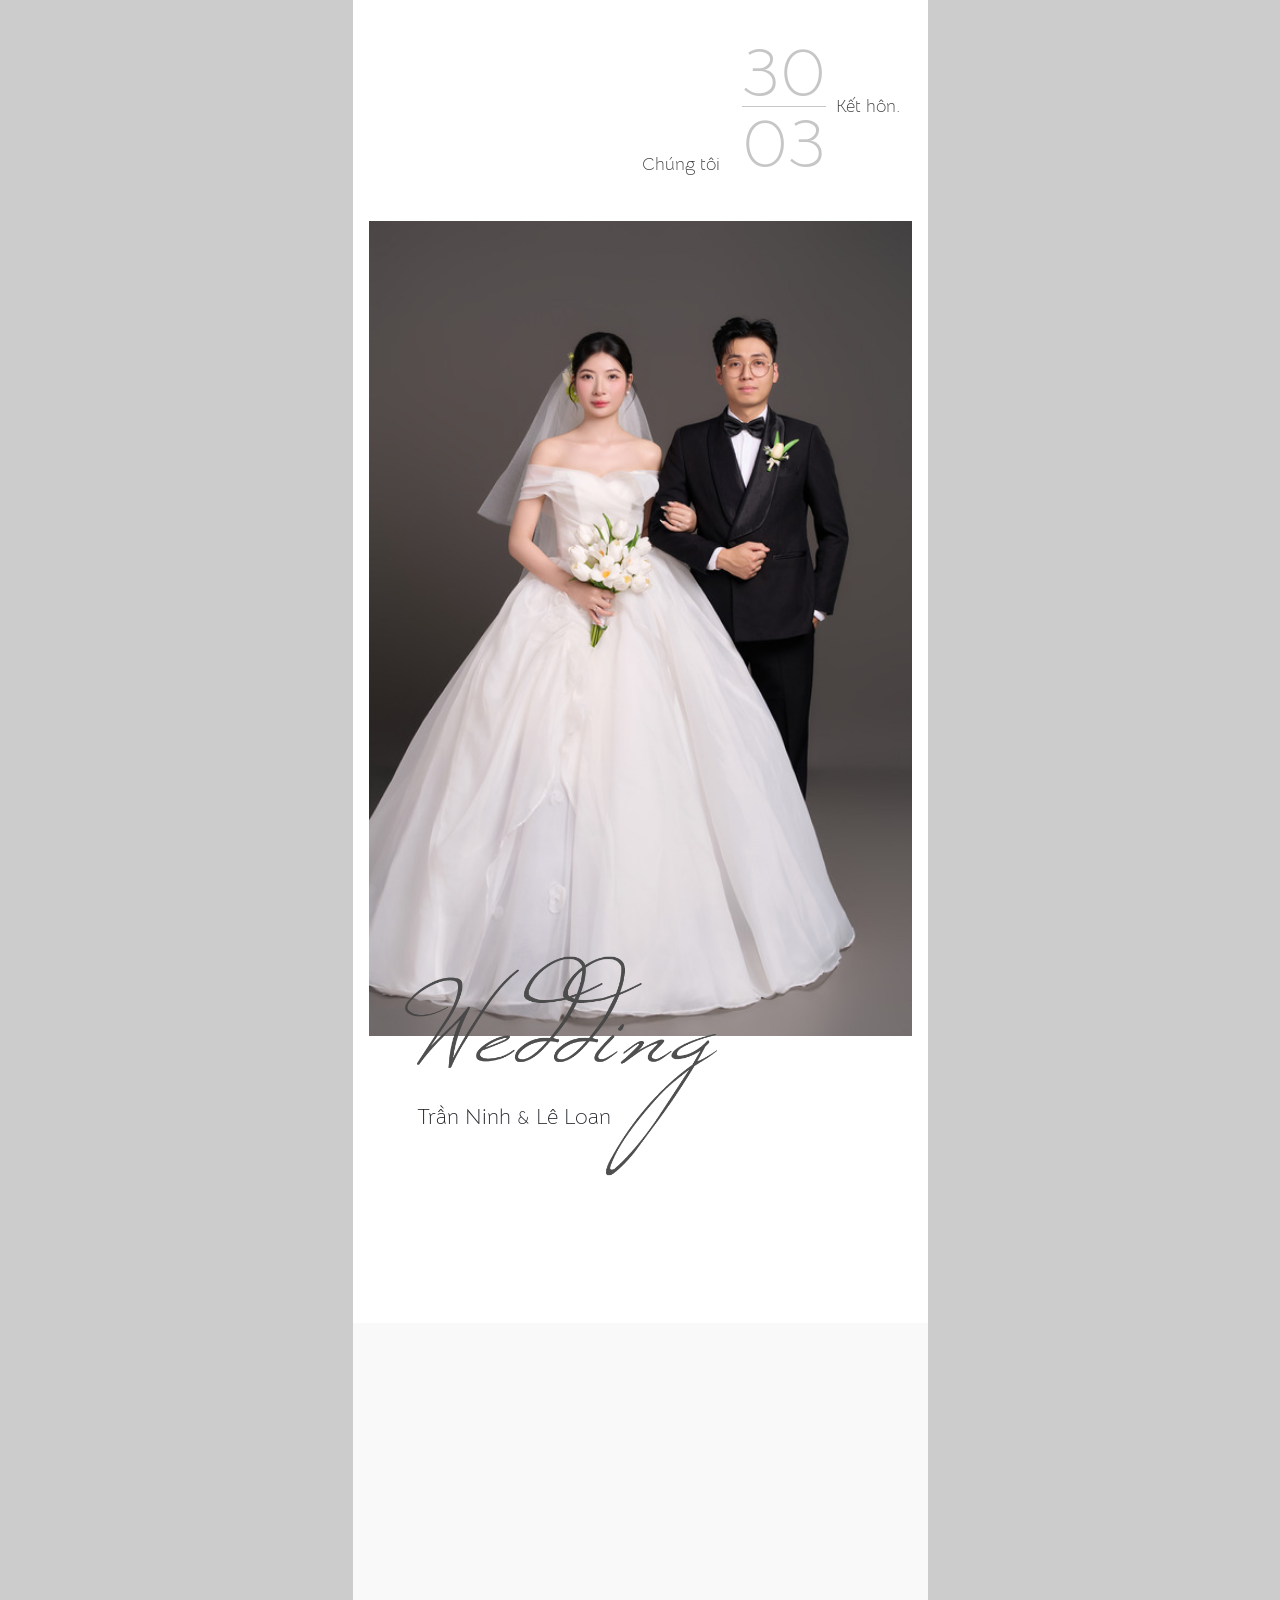
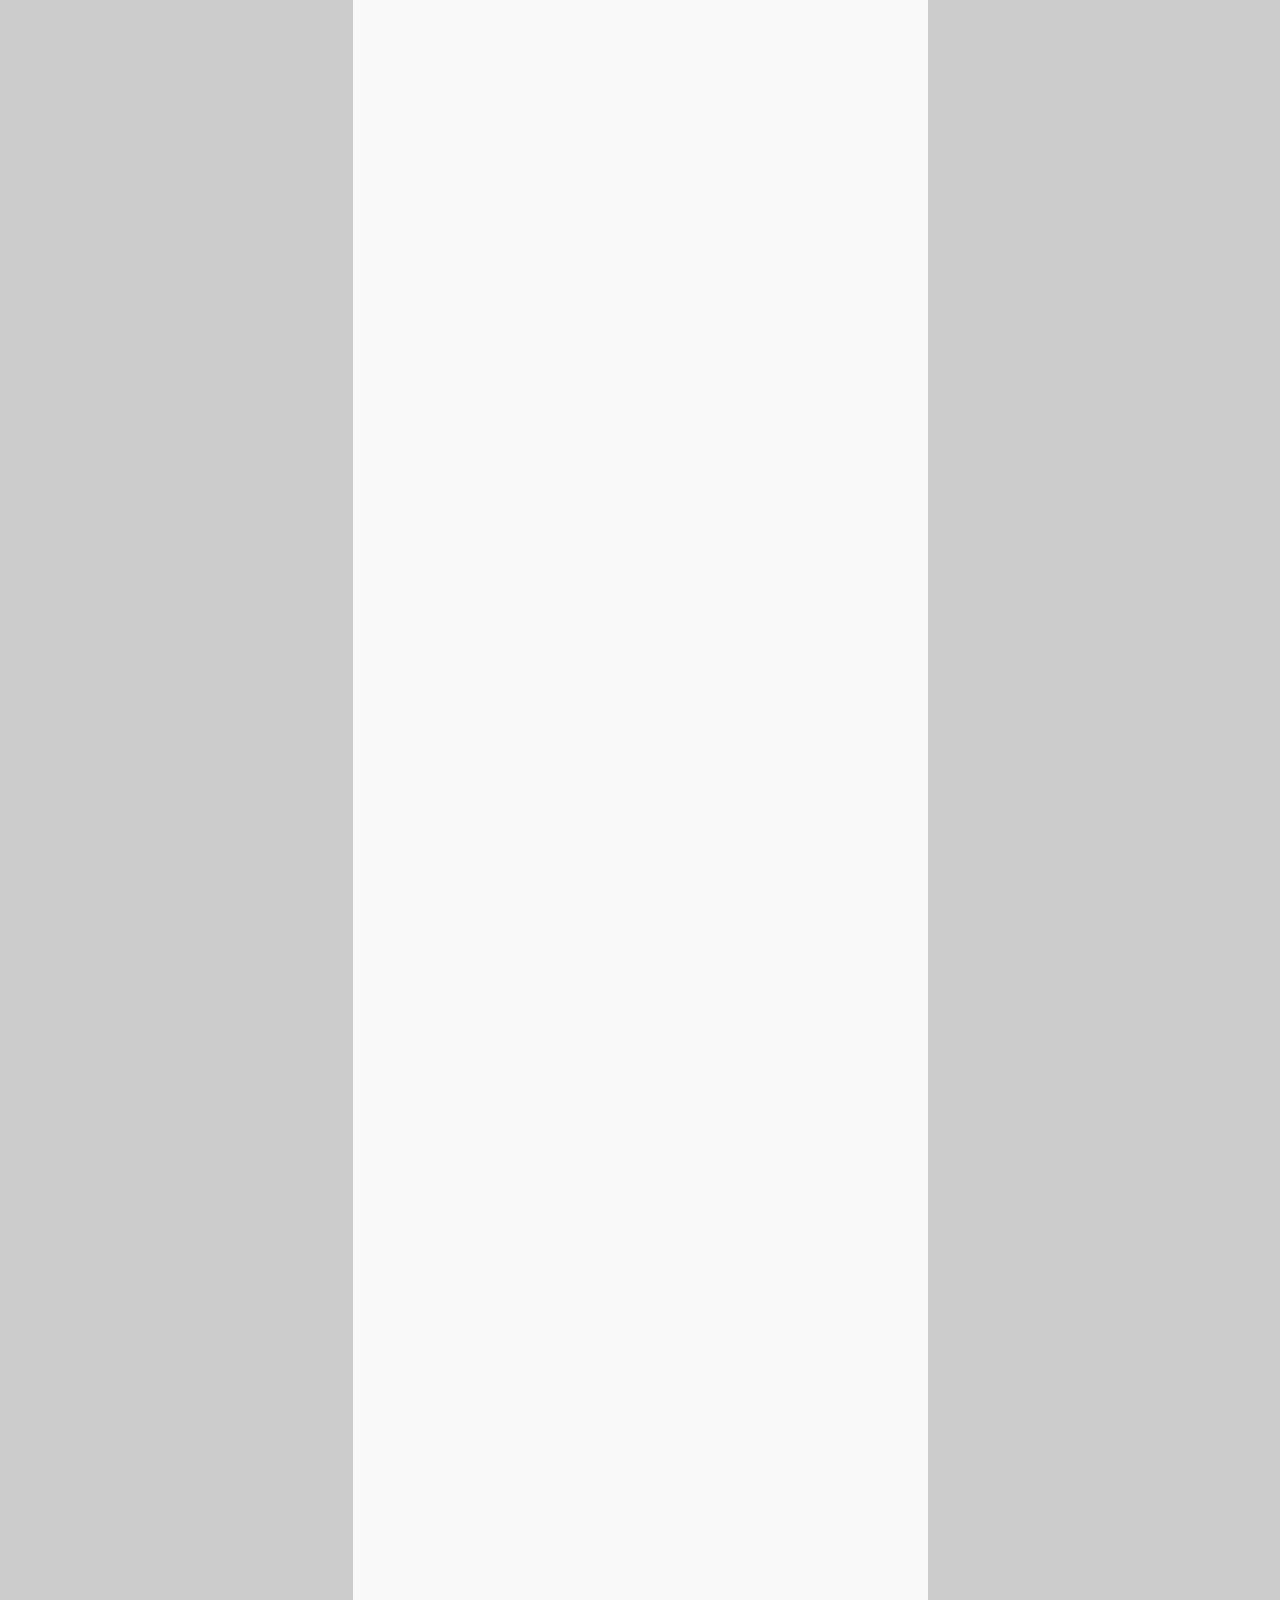
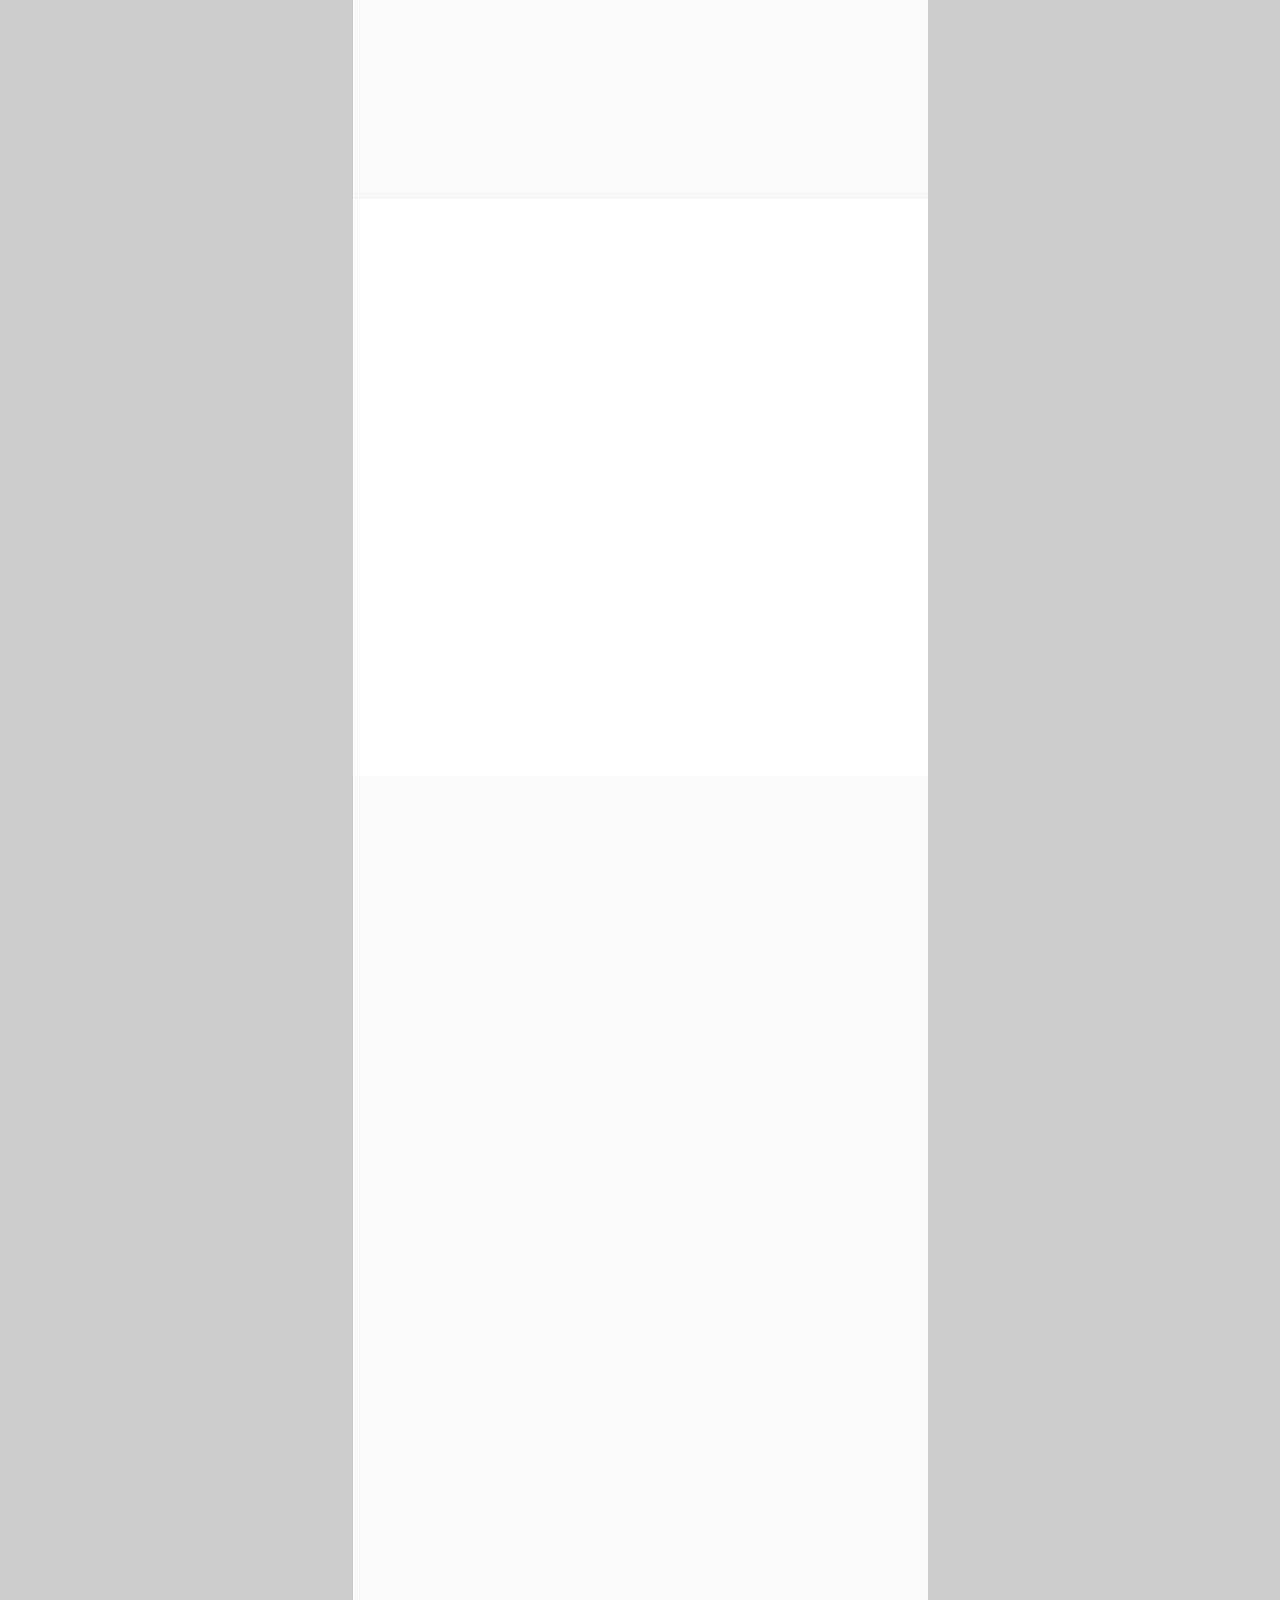
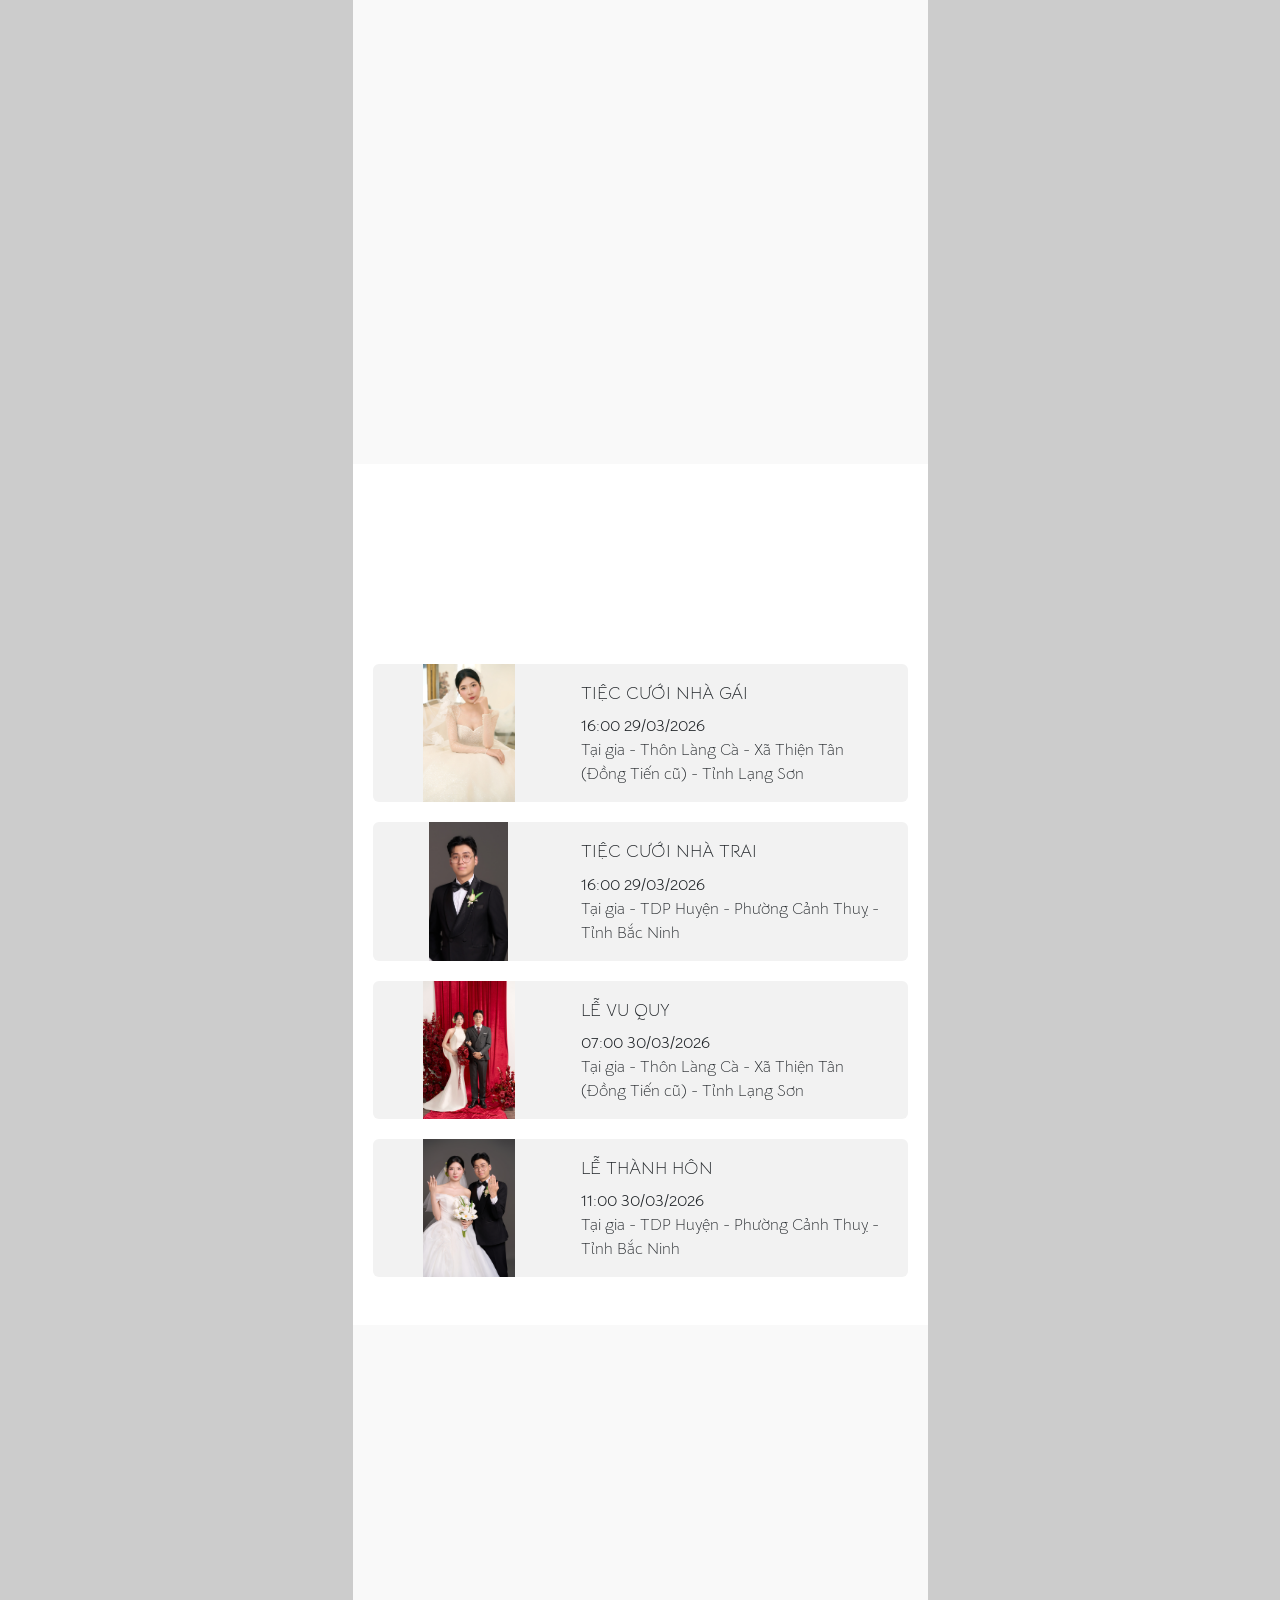
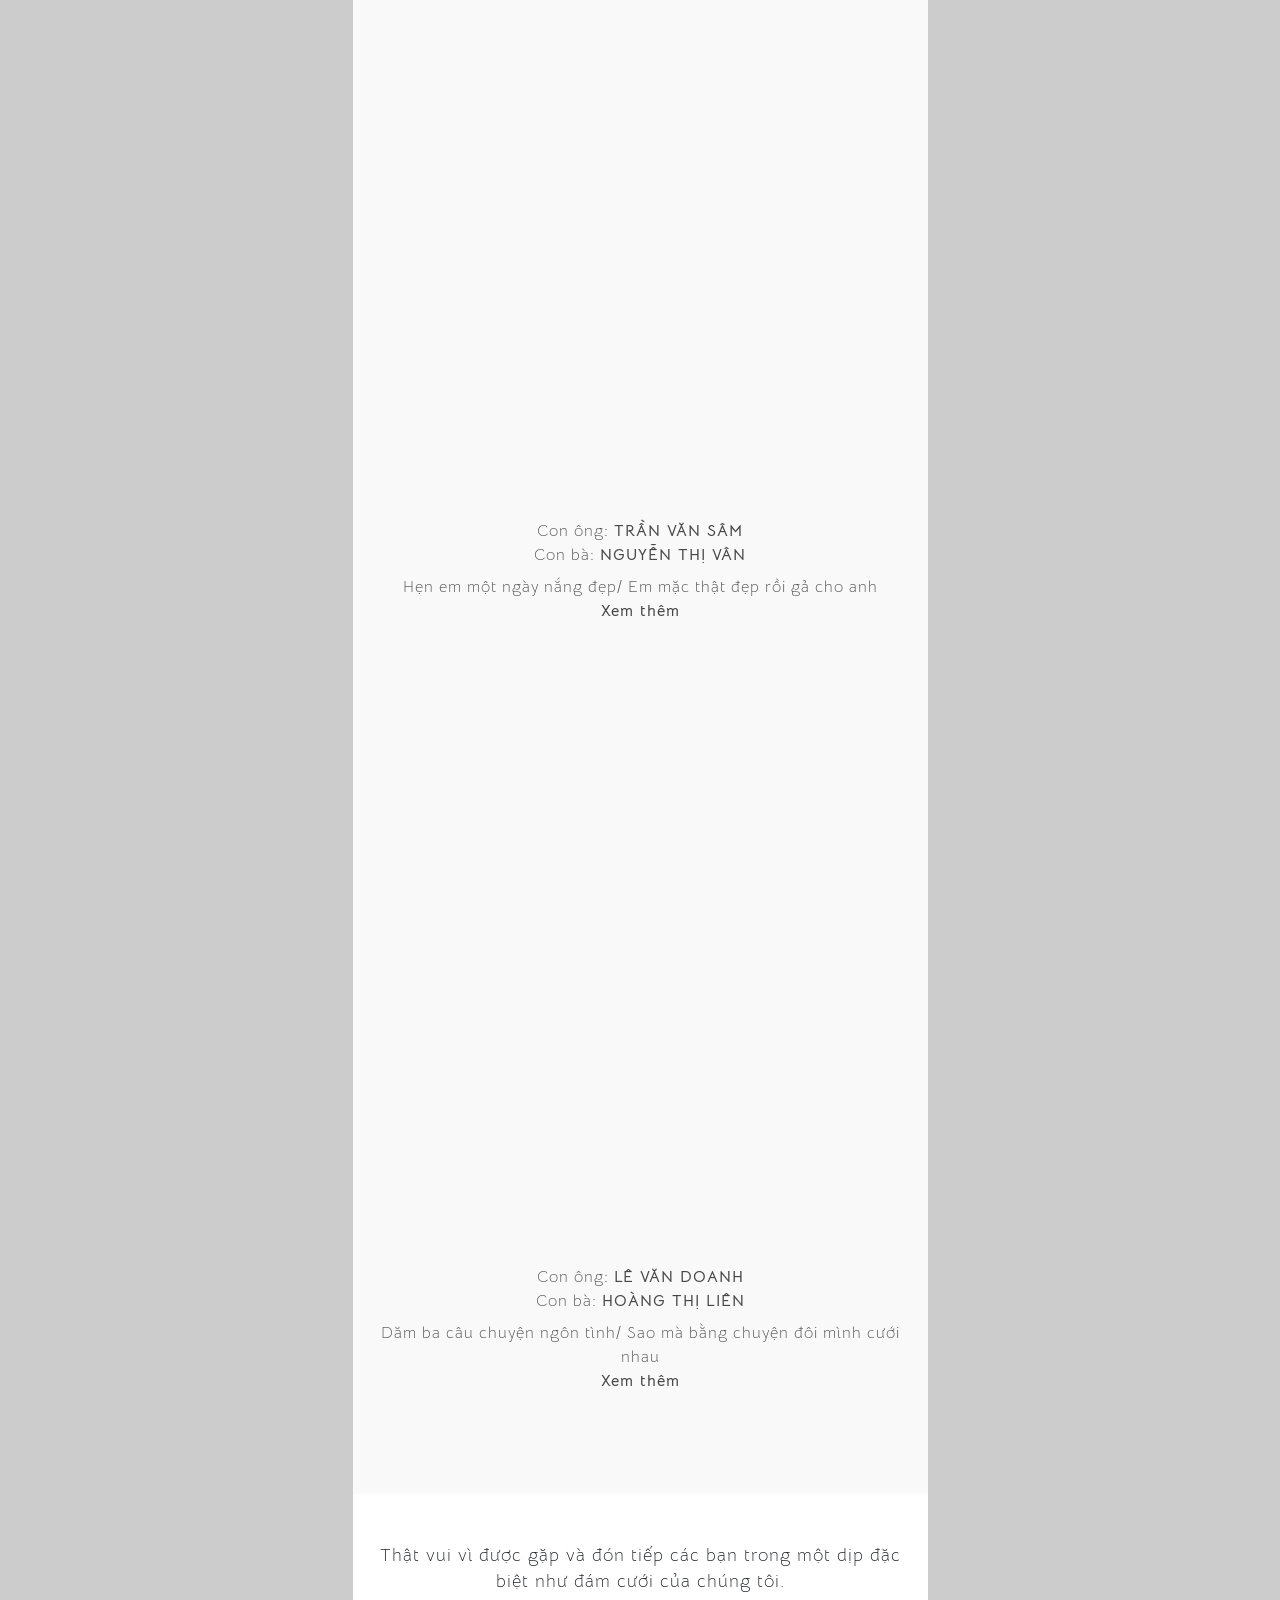
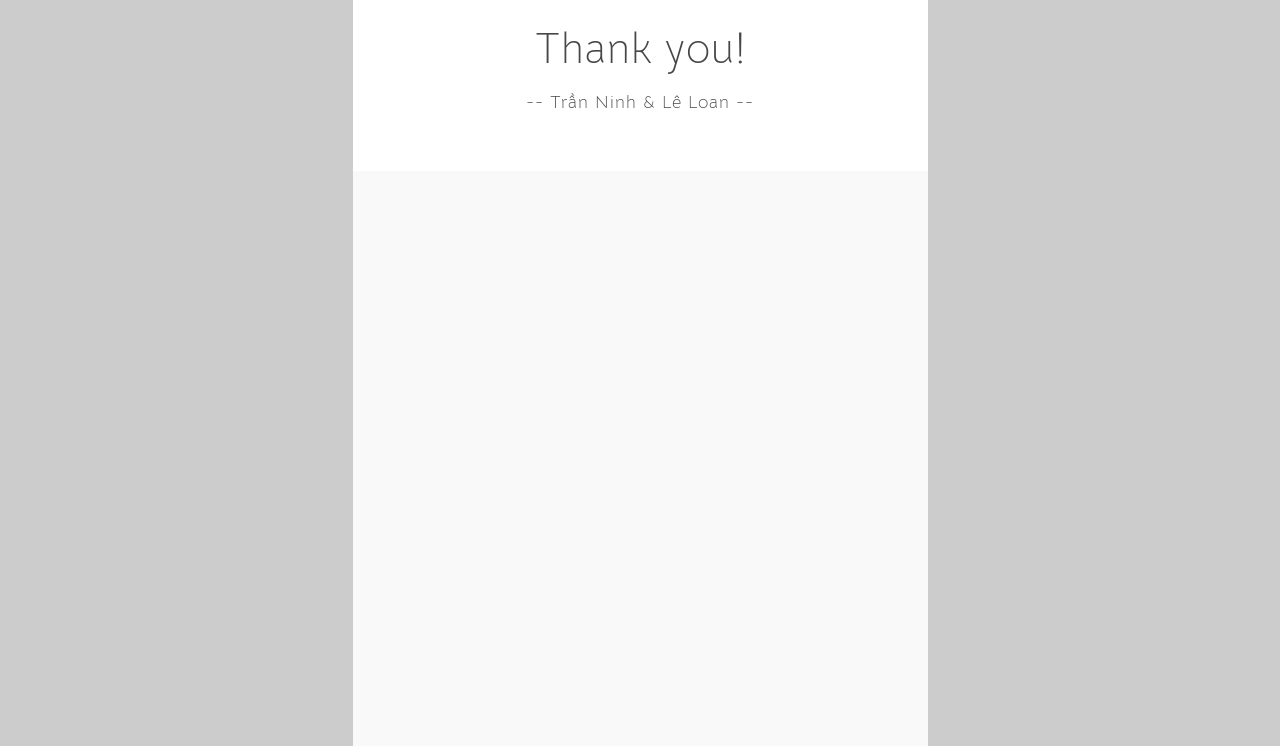
<file: index.html>
<!doctype html>
<html lang="vi">
  <head>
    <meta charset="utf-8" />
    <meta http-equiv="content-type" content="text/html;charset=UTF-8" />
    <meta http-equiv="X-UA-Compatible" content="IE=edge" />
    <title>Thiệp cưới TRẦN NINH &amp; LÊ LOAN</title>
    <meta name="viewport" content="width=device-width, initial-scale=1" />

    <!-- Open Graph / Facebook / Zalo -->
    <meta property="og:type" content="website" />
    <meta property="og:url" content="https://googlemap2.github.io/tranninh/" />
    <meta property="og:title" content="Thiệp cưới TRẦN NINH &amp; LÊ LOAN" />
    <meta
      property="og:description"
      content="Trân trọng kính mời bạn tham dự tiệc cưới của Trần Ninh &amp; Lê Loan."
    />
    <meta
      property="og:image"
      content="https://googlemap2.github.io/tranninh/assets/images/og_image.jpg?v=4"
    />
    <meta
      property="og:image:secure_url"
      content="https://googlemap2.github.io/tranninh/assets/images/og_image.jpg?v=4"
    />
    <meta property="og:image:type" content="image/jpeg" />
    <meta property="og:locale" content="vi_VN" />

    <!-- Twitter Card -->
    <meta name="twitter:card" content="summary_large_image" />
    <meta name="twitter:title" content="Thiệp cưới TRẦN NINH &amp; LÊ LOAN" />
    <meta
      name="twitter:description"
      content="Trân trọng kính mời bạn tham dự tiệc cưới của Trần Ninh &amp; Lê Loan."
    />
    <meta
      name="twitter:image"
      content="https://googlemap2.github.io/tranninh/assets/images/og_image.jpg?v=4"
    />
    <link
      href="https://fonts.googleapis.com/css2?family=Texturina:opsz,wght@12..72,100&amp;display=swap"
      rel="stylesheet"
    />
    <link
      href="https://fonts.googleapis.com/css2?family=Great+Vibes&amp;display=swap"
      rel="stylesheet"
    />
    <link
      href="https://fonts.googleapis.com/css2?family=Bellota+Text&amp;display=swap"
      rel="stylesheet"
    />
    <link
      href="https://fonts.googleapis.com/css2?family=Bonheur+Royale&amp;display=swap"
      rel="stylesheet"
    />
    <link rel="stylesheet" href="assets/css/libs.css" />
    <link rel="stylesheet" href="assets/css/style.css" />
  </head>

  <body>
    <div class="wrapper">
      <header id="header" class="site-header header-style-1 d-none">
        <meta name="format-detection" content="telephone=no" />
        <nav class="navbar bg-white shadow-sm py-1">
          <div class="container-fluid">
            <div
              class="w-100 d-flex align-items-center justify-content-between"
            >
              <a class="section-title navbar-brand" href="#">Ninh & Loan</a>
              <button
                class="navbar-toggler rounded-0 border-0 p-0"
                type="button"
                data-bs-toggle="offcanvas"
                data-bs-target="#offcanvasNavbar"
                aria-controls="offcanvasNavbar"
              >
                <i class="bi bi-list fs-3 text-black"></i>
              </button>
            </div>
          </div>
        </nav>
      </header>
      <section class="banner-section">
        <div class="main_area p-3">
          <div class="day_wrapper" data-aos="fade-up" data-aos-delay="500">
            <div class="day_area p-1 text-center">
              <div
                class="section-sub-title d-flex day_area_inner text-center p-2 py-3"
              >
                <p class="m-0 we">Chúng tôi</p>
                <div class="wrap-text">
                  <p class="day m-0">30</p>
                  <p class="month m-0">03</p>
                </div>
                <p class="m-0">Kết hôn.</p>
              </div>
            </div>
          </div>
          <div
            class="main_image_area pt-4 pb-8"
            data-aos="fade-up"
            data-aos-delay="50"
          >
            <div class="main_image">
              <img
                src="assets/images/templates/9f96b918758557fd2af6faa63a7cd6f3.jpg"
              />
            </div>
            <img
              class="bg-title"
              src="assets/images/theme/main_title.png"
              alt=""
            />
            <div class="wrap-name pt-7 px-5 title">
              Trần Ninh <small>&amp;</small> Lê Loan
            </div>
          </div>
        </div>
      </section>
      <section class="py-4 accessibilities-section">
        <div class="container-fluid">
          <div class="row gx-2 justify-content-center">
            <div class="col-sm-4">
              <a
                href="javascript:void(0)"
                class="w-100 mb-1 accessibility-btn btn btn-secondary buttonDonate"
                data-aos="fade-left"
              >
                <span class="content-button">
                  <img
                    class="access-section-icon"
                    src="assets/images/static/money_bag.png"
                    alt="access-btn"
                  />
                  Mừng cưới
                </span>
              </a>
            </div>
          </div>
        </div>
      </section>
      <section class="py-5 gallery-section section-bg-affect" id="gallery">
        <div class="container-fluid">
          <h2 class="section-title text-center" data-aos="zoom-in-up">
            Album Hình Cưới
          </h2>
          <h3 class="section-sub-title mb-4 text-center" data-aos="zoom-in-up">
            Được ai đó yêu sâu sắc sẽ mang lại cho bạn sức mạnh, trong khi yêu
            ai đó sâu sắc sẽ cho bạn dũng khí.
          </h3>
          <div class="row gx-2" id="photoGalleryContainer">
            <div
              class="col-6 gallery-item section-sub-title mb-2 btn-see-more-gallery"
              data-aos="fade-right"
              data-index="0"
            >
              <img src="assets/images/galleries/671e196ac905ba67e70da578.jpg" />
            </div>
            <div
              class="col-6 gallery-item section-sub-title mb-2 btn-see-more-gallery"
              data-aos="fade-left"
              data-index="1"
            >
              <img src="assets/images/galleries/671e10d90b944ebb470a956f.jpg" />
            </div>
            <div
              class="col-6 gallery-item section-sub-title mb-2 btn-see-more-gallery"
              data-aos="fade-right"
              data-index="2"
            >
              <img src="assets/images/galleries/671e10fc84f617eee101def4.jpg" />
            </div>
            <div
              class="col-6 gallery-item section-sub-title mb-2 btn-see-more-gallery"
              data-aos="fade-left"
              data-index="3"
            >
              <img src="assets/images/galleries/671e10f0c905ba67e70da575.jpg" />
            </div>

            <div
              class="col-6 gallery-item section-sub-title mb-2 btn-see-more-gallery"
              data-aos="fade-right"
              data-index="4"
            >
              <img src="assets/images/galleries/671e10b777f47b1c6b0e1d08.jpg" />
            </div>
            <div
              class="col-6 gallery-item section-sub-title mb-2 btn-see-more-gallery"
              data-aos="fade-left"
              data-index="5"
            >
              <img src="assets/images/galleries/671e10a80347d786720f5a98.jpg" />
            </div>
            <div
              class="col-6 gallery-item section-sub-title mb-2 btn-see-more-gallery"
              data-aos="fade-right"
              data-index="6"
            >
              <img src="assets/images/galleries/671e109a50c694b588024dc7.jpg" />
            </div>
            <div
              class="col-6 gallery-item section-sub-title mb-2 btn-see-more-gallery"
              data-aos="fade-left"
              data-index="7"
            >
              <img src="assets/images/galleries/671e108cb53b22d3490c5c44.jpg" />
            </div>
            <div
              class="col-6 gallery-item section-sub-title mb-2 btn-see-more-gallery"
              data-aos="fade-right"
              data-index="8"
            >
              <img src="assets/images/galleries/671e1073c905ba67e70da574.jpg" />
            </div>
            <div
              class="col-6 gallery-item section-sub-title mb-2 btn-see-more-gallery"
              data-aos="fade-left"
              data-index="9"
            >
              <img src="assets/images/galleries/671e107f654deb6c4b0674ca.jpg" />
            </div>
          </div>
        </div>
      </section>
      <section
        class="py-5 section-sub-title weddingdate-section section-bg-affect"
        id="weddingdate"
      >
        <div class="container-fluid">
          <div class="w-100">
            <div class="mini_calendar m-auto pb-3" data-aos="fade-up-right">
              <div class="mini_calendar">
                <table>
                  <caption class="calendar-month">
                    Th&aacute;ng 03 / 2026
                  </caption>
                  <tr>
                    <th abbr="Monday">Thứ 2</th>
                    <th abbr="Tuesday">Thứ 3</th>
                    <th abbr="Wednesday">Thứ 4</th>
                    <th abbr="Thursday">Thứ 5</th>
                    <th abbr="Friday">Thứ 6</th>
                    <th abbr="Saturday">Thứ 7</th>
                    <th abbr="Sunday">CN</th>
                  </tr>
                  <tr>
                    <td>&nbsp;</td>
                    <td>&nbsp;</td>
                    <td>&nbsp;</td>
                    <td>&nbsp;</td>
                    <td>&nbsp;</td>
                    <td>&nbsp;</td>
                    <td>1</td>
                  </tr>
                  <tr>
                    <td>2</td>
                    <td>3</td>
                    <td>4</td>
                    <td>5</td>
                    <td>6</td>
                    <td>7</td>
                    <td>8</td>
                  </tr>
                  <tr>
                    <td>9</td>
                    <td>10</td>
                    <td>11</td>
                    <td>12</td>
                    <td>13</td>
                    <td>14</td>
                    <td>15</td>
                  </tr>
                  <tr>
                    <td>16</td>
                    <td>17</td>
                    <td>18</td>
                    <td>19</td>
                    <td>20</td>
                    <td>21</td>
                    <td>22</td>
                  </tr>
                  <tr>
                    <td>23</td>
                    <td>24</td>
                    <td>25</td>
                    <td>26</td>
                    <td>27</td>
                    <td>28</td>
                    <td>29</td>
                  </tr>
                  <tr>
                    <td>
                      <div id="today">30</div>
                    </td>
                    <td>31</td>
                    <td id="emptydays" colspan="5">&nbsp;</td>
                  </tr>
                </table>
              </div>
            </div>
            <div class="countdown" data-aos="fade-up-left">
              <div
                class="m-auto"
                id="clock"
                data-date="2026-03-30"
                data-text-day="Ngày"
                data-text-hour="Giờ"
                data-text-minute="Phút"
                data-text-second="Giây"
              ></div>
            </div>
          </div>
        </div>
      </section>
      <section
        class="py-5 invitation-section section-bg-affect"
        id="invitation"
      >
        <div class="container-fluid">
          <div class="w-100">
            <div data-aos="fade-up" class="invation-title">
              <h3 class="text-center title m-0">Lời Ngỏ</h3>
              <p class="text-center m-0"></p>
            </div>
            <div>
              <div
                data-aos="fade-up"
                class="invitation-content my-5 text-center sub-title"
              >
                Cảm ơn tất cả những người bạn thân yêu của Ninh &amp; Loan!<br />
                Ninh &amp; Loan biết các bạn rất bận rộn, bận rộn với công việc,
                bận rộn với gia đình,...<br />
                Nhưng tất cả đã có mặt hôm nay để chúc mừng tình yêu và hạnh
                phúc của chúng mình.<br />
                Một lần nữa chân thành cảm ơn tất cả các bạn!
              </div>
              <div data-aos="fade-up" class="couple-img mb-5">
                <img
                  src="assets/images/templates/e5109b26ee0a64bac6932ac7e2414fea.jpg"
                />
              </div>
              <div
                data-aos="fade-up"
                class="section-title invitation-couple text-center my-5 fs-4"
              >
                <p>*Groom/<span> Trần Ninh</span></p>
                <p>*Bride/<span> Lê Loan</span></p>
              </div>
            </div>
          </div>
        </div>
      </section>
      <section class="py-5 event-section section-bg-affect" id="event">
        <div class="container-fluid">
          <h2 data-aos="fade-up" class="section-title text-center">
            Sự Kiện Cưới
          </h2>
          <h3 data-aos="fade-up" class="section-sub-title mb-4 text-center">
            Cảm ơn bạn rất nhiều vì đã gửi những lời chúc mừng tốt đẹp nhất đến
            đám cưới của chúng tôi!
          </h3>
          <div
            class="event-item d-flex flex-row p-0 border-0 rounded overflow-hidden"
          >
            <div
              class="image-wrap position-relative"
              style="
                background-image: url(&quot;assets/images/55b1ae4c3d3bf928757ba6cf7769b42e.jpg&quot;);
              "
            ></div>
            <div class="info-wrap p-3">
              <h5 class="section-sub-title">TIỆC CƯỚI NHÀ GÁI</h5>
              <strong>16:00 29/03/2026</strong>
              <p class="card-text">
                <span>Tại gia - </span> Thôn Làng Cà - Xã Thiện Tân (Đồng Tiến
                cũ) - Tỉnh Lạng Sơn
              </p>
            </div>
          </div>
          <div
            class="event-item d-flex flex-row p-0 border-0 rounded overflow-hidden"
          >
            <div
              class="image-wrap position-relative"
              style="
                background-image: url(&quot;assets/images/a1c297f5f1f9afcadfbcb20833d03c52.jpg&quot;);
              "
            ></div>
            <div class="info-wrap p-3">
              <h5 class="section-sub-title">TIỆC CƯỚI NHÀ TRAI</h5>
              <strong>16:00 29/03/2026</strong>
              <p class="card-text">
                <span>Tại gia - </span>
                TDP Huyện - Phường Cảnh Thuỵ - Tỉnh Bắc Ninh
              </p>
            </div>
          </div>
          <div
            class="event-item d-flex flex-row p-0 border-0 rounded overflow-hidden"
          >
            <div
              class="image-wrap position-relative"
              style="
                background-image: url(&quot;assets/images/72a6f6ddf12eff535519940b5c3ecd0a.jpg&quot;);
              "
            ></div>
            <div class="info-wrap p-3">
              <h5 class="section-sub-title">LỄ VU QUY</h5>
              <strong>07:00 30/03/2026</strong>
              <p class="card-text">
                <span>Tại gia - </span>
                Thôn Làng Cà - Xã Thiện Tân (Đồng Tiến cũ) - Tỉnh Lạng Sơn
              </p>
            </div>
          </div>

          <div
            class="event-item d-flex flex-row p-0 border-0 rounded overflow-hidden"
          >
            <div
              class="image-wrap position-relative"
              style="
                background-image: url(&quot;assets/images/56cc53add6c98324c9f32dfdcb2bb6d3.jpg&quot;);
              "
            ></div>
            <div class="info-wrap p-3">
              <h5 class="section-sub-title">LỄ THÀNH HÔN</h5>
              <strong>11:00 30/03/2026</strong>
              <p class="card-text">
                <span>Tại gia - </span>
                TDP Huyện - Phường Cảnh Thuỵ - Tỉnh Bắc Ninh
              </p>
            </div>
          </div>
        </div>
      </section>
      <section class="py-5 couple-section section-bg-affect" id="couple">
        <div class="container-fluid">
          <h2 data-aos="fade-up" class="section-title text-center m-0">
            Cô Dâu &amp; Chú Rể
          </h2>
          <!-- <h3 data-aos="fade-up" class="section-sub-title mb-0 text-center">
               </h3> -->
          <div class="section-title wrap-people mt-5">
            <div class="member member-groom mb-5">
              <div
                data-aos="flip-left"
                class="member-image animation mb-3 text-center"
              >
                <img src="assets/images/2ba3268fad8a0068a8bd4b5a2ee57e42.jpg" />
              </div>
              <div class="parent d-flex flex-column mx-auto text-center my-2">
                <div class="parent-name">
                  Con ông: <span>TRẦN VĂN SÂM</span>
                </div>
                <div class="parent-name">
                  Con bà: <span>NGUYỄN THỊ VÂN</span>
                </div>
              </div>
              <div class="groom-story d-flex flex-column">
                <p class="text-story fs-6 text-center m-0">
                  Hẹn em một ngày nắng đẹp/ Em mặc thật đẹp rồi gả cho anh
                </p>
                <a
                  class="fs-6 fw-bold text-center mb-2 text-decoration-none"
                  tabindex="0"
                  role="button"
                  data-bs-toggle="popover"
                  data-bs-trigger="focus"
                  data-bs-placement="bottom"
                  data-bs-content="Hẹn em một ngày nắng đẹp/
                        Em mặc thật đẹp rồi gả cho anh"
                  >Xem thêm</a
                >
              </div>
              <div class="d-flex justify-content-center">
                <span data-aos="fade-left" class="member-name m-0">
                  Trần Ninh /
                </span>
                <ul
                  data-aos="fade-up"
                  class="member-contact social-links d-flex p-0 m-0 mx-2"
                ></ul>
              </div>
            </div>
            <div class="member member-bride mt-5">
              <div
                data-aos="flip-left"
                class="member-image animation mb-3 text-center"
              >
                <img src="assets/images/362e24dad3f18dd3bc062fa6f2bdc418.jpg" />
              </div>
              <div class="parent d-flex flex-column mx-auto text-center my-2">
                <div class="parent-name">
                  Con ông: <span>LÊ VĂN DOANH</span>
                </div>
                <div class="parent-name">
                  Con bà: <span>HOÀNG THỊ LIÊN</span>
                </div>
              </div>
              <div class="bride-story d-flex flex-column">
                <p class="text-story fs-6 text-center m-0">
                  Dăm ba câu chuyện ngôn tình/ Sao mà bằng chuyện đôi mình cưới
                  nhau
                </p>
                <a
                  class="fs-6 fw-bold text-center mb-2 text-decoration-none"
                  tabindex="0"
                  role="button"
                  data-bs-toggle="popover"
                  data-bs-trigger="focus"
                  data-bs-placement="bottom"
                  data-bs-content="Dăm ba câu chuyện ngôn tình/
                        Sao mà bằng chuyện đôi mình cưới nhau"
                  >Xem thêm</a
                >
              </div>
              <div class="d-flex justify-content-center">
                <span data-aos="fade-left" class="member-name m-0">
                  Lê Loan /
                </span>
                <ul
                  data-aos="fade-up"
                  class="member-contact social-links d-flex p-0 m-0 mx-2"
                ></ul>
              </div>
            </div>
          </div>
        </div>
      </section>
      <section
        class="section-title footer-section py-5 text-center section-bg-affect"
      >
        <div class="container-fluid">
          <h3 class="section-sub-title text-body mb-4 text-center">
            Thật vui vì được gặp và đón tiếp các bạn trong một dịp đặc biệt như
            đám cưới của chúng tôi.
          </h3>
          <h3 class="title">Thank you!</h3>
          <h5 class="sub-title">-- Trần Ninh & Lê Loan --</h5>
        </div>
      </section>
      <section class="py-5 donate-section section-bg-affect" id="donate">
        <div class="container-fluid">
          <div class="w-100">
            <h2 data-aos="fade-up" class="section-title text-center m-0">
              Hộp mừng cưới
            </h2>
            <h3 data-aos="fade-up" class="section-sub-title mb-4 text-center">
              Thật vui vì được gặp và đón tiếp các bạn trong một dịp đặc biệt
              như đám cưới của chúng tôi.
            </h3>
            <div class="row d-flex justify-content-around donate-box mb-1">
              <div data-aos="fade-left" class="col-6 donate-wrap">
                <div class="donate-card p-3 px-4 rounded text-center">
                  <strong class="d-block sub-title mb-2 text-uppercase"
                    >Đến chú rể</strong
                  >
                  <img
                    class="qr-code-image m-auto mb-2"
                    src="assets/images/stk.jpg"
                  />
                  <p class="mb-1">Ngân hàng: <strong>Vietcombank</strong></p>
                  <p class="mb-1">Tên tài khoản: <strong>TRẦN NINH</strong></p>
                  <p class="mb-1">
                    Số tài khoản: <strong>0731000692509</strong>
                  </p>
                </div>
              </div>
              <div data-aos="fade-left" class="col-6 donate-wrap">
                <div class="donate-card p-3 px-4 rounded text-center">
                  <strong class="d-block sub-title mb-2 text-uppercase"
                    >Đến cô dâu</strong
                  >
                  <img
                    class="qr-code-image m-auto mb-2"
                    src="assets/images/stk-vo.jpg"
                  />
                  <p class="mb-1">Ngân hàng: <strong>Vietcombank</strong></p>
                  <p class="mb-1">Tên tài khoản: <strong>LÊ LOAN</strong></p>
                  <p class="mb-1">Số tài khoản: <strong>1035653620</strong></p>
                </div>
              </div>
            </div>
          </div>
        </div>
      </section>
    </div>
    <div
      class="offcanvas offcanvas-end offcanvas-menu"
      tabindex="-1"
      id="offcanvasNavbar"
      data-bs-scroll="true"
      data-bs-backdrop="true"
      aria-labelledby="offcanvasNavbarLabel"
    >
      <div class="offcanvas-body">
        <ul class="navbar-nav justify-content-end flex-grow-1">
          <div class="offcanvas-header pb-4 pt-2 px-2 justify-content-end">
            <button
              type="button"
              class="btn-close p-0"
              data-bs-dismiss="offcanvas"
              aria-label="Close"
            ></button>
          </div>
          <li class="nav-item">
            <a
              class="section-sub-title nav-link active"
              aria-current="page"
              href="#gallery"
              >Album Hình Cưới</a
            >
          </li>
          <li class="nav-item">
            <a
              class="section-sub-title nav-link active"
              aria-current="page"
              href="#invitation"
              >Lời Ngỏ</a
            >
          </li>
          <li class="nav-item">
            <a class="section-sub-title nav-link" href="#event">Sự kiện cưới</a>
          </li>
          <li class="nav-item">
            <a class="section-sub-title nav-link" href="#couple"
              >Cô Dâu &amp; Chú Rể</a
            >
          </li>
          <li class="nav-item">
            <a class="section-sub-title nav-link" href="#donate">Mừng cưới</a>
          </li>
        </ul>
      </div>
    </div>
    <div
      class="py-5 donate-section donate-modal section-bg-affect"
      id="donate-modal"
    >
      <div class="container-fluid donate-modal-content">
        <span class="donate-modal-close text-danger">&times;</span>
        <div class="w-100 p-4">
          <h2
            data-aos="fade-up"
            class="section-title text-body text-center m-0"
          >
            Hộp mừng cưới
          </h2>
          <h3
            data-aos="fade-up"
            class="section-sub-title text-body mb-4 text-center"
          >
            Thật vui vì được gặp và đón tiếp các bạn trong một dịp đặc biệt như
            đám cưới của chúng tôi.
          </h3>
          <div class="row justify-content-center donate-box mb-1">
            <div data-aos="fade-left" class="col-6 px-4">
              <div class="donate-card p-4 rounded text-center">
                <strong class="d-block sub-title mb-2 text-uppercase"
                  >Đến chú rể</strong
                >
                <img
                  class="qr-code-image m-auto mb-2"
                  src="assets/images/stk.jpg"
                />
                <p class="mb-1">Ngân hàng: <strong>Vietcombank</strong></p>
                <p class="mb-1">Tên tài khoản: <strong>TRẦN NINH</strong></p>
                <p class="mb-1">Số tài khoản: <strong>0731000692509</strong></p>
              </div>
            </div>
            <div data-aos="fade-left" class="col-6 px-4">
              <div class="donate-card p-4 rounded text-center">
                <strong class="d-block sub-title mb-2 text-uppercase"
                  >Đến cô dâu</strong
                >
                <img
                  class="qr-code-image m-auto mb-2"
                  src="assets/images/stk-vo.jpg"
                />
                <p class="mb-1">Ngân hàng: <strong>Vietcombank</strong></p>
                <p class="mb-1">Tên tài khoản: <strong>LÊ LOAN</strong></p>
                <p class="mb-1">Số tài khoản: <strong>1035653620</strong></p>
              </div>
            </div>
          </div>
        </div>
      </div>
    </div>
    <script type="text/javascript">
      function parseJsonRecursively(jsonString) {
        let parsed = JSON.parse(jsonString);
        Object.keys(parsed).forEach(function (key) {
          try {
            let checkValue = JSON.parse(parsed[key]);
            if (checkValue && checkValue.constructor === Object) {
              parsed[key] = checkValue;
            }
          } catch (e) {}
        });
        return parsed;
      }
      let biicore = parseJsonRecursively(
        '{"template_id":"643d7aa30be61636f4051958","templatePremium":true,"themeRoot":"assets","webroot":"/","coreSite":"","webToken":"671b5b5c50d1d4264e07d638","isPremium":true,"bgMusic":"assets/media/671e18c8131605dd9407044d.mp3","alert":"[]","effect":"{\\"type\\":\\"snow\\"}","logo":"","url_landing_page":"","isAutoPlay":true,"footer_title":"Hôn lễ Trần Ninh & Lê Loan","footer_title_mobile":"Trần Ninh & Lê Loan"}',
      );
    </script>
    <script src="assets/js/biicommon.min484d.js?v=20241021"></script>
    <script src="assets/js/libs.js"></script>
    <script src="assets/js/script.js"></script>
  </body>
</html>
</file>
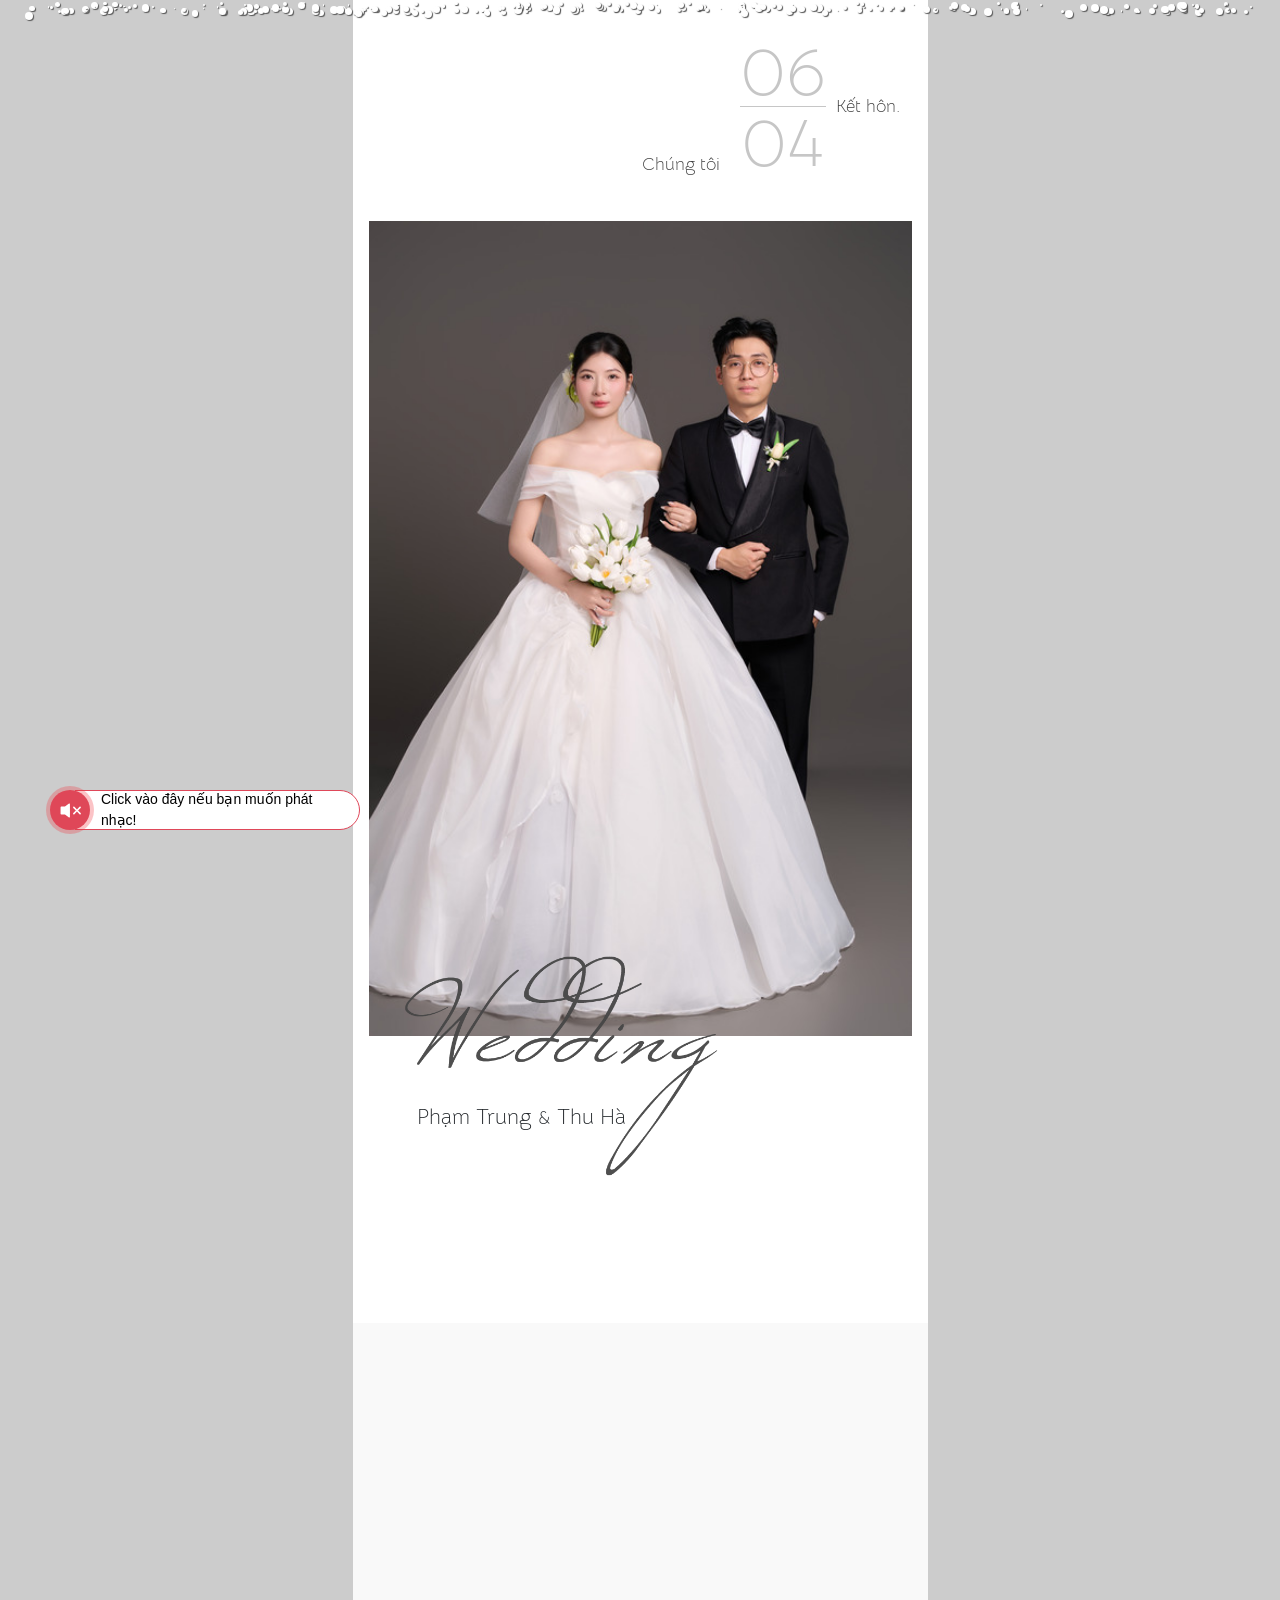
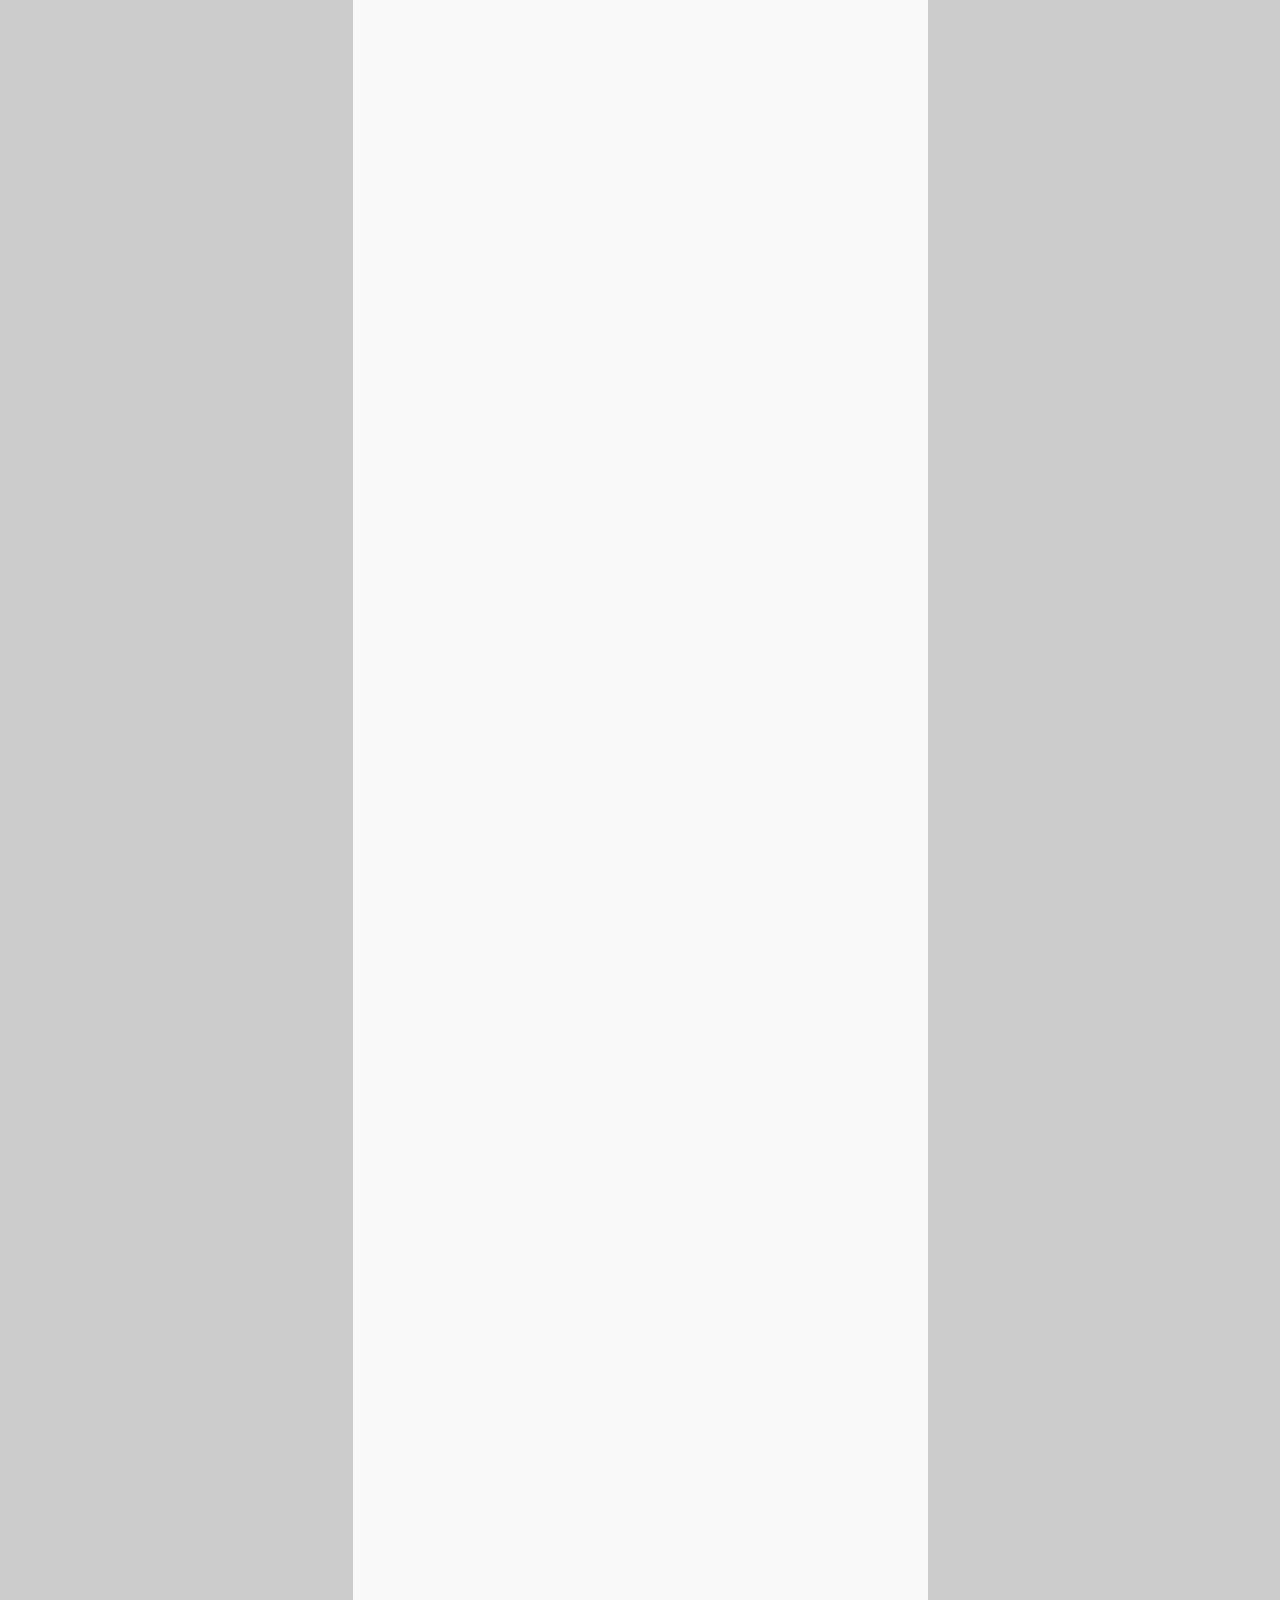
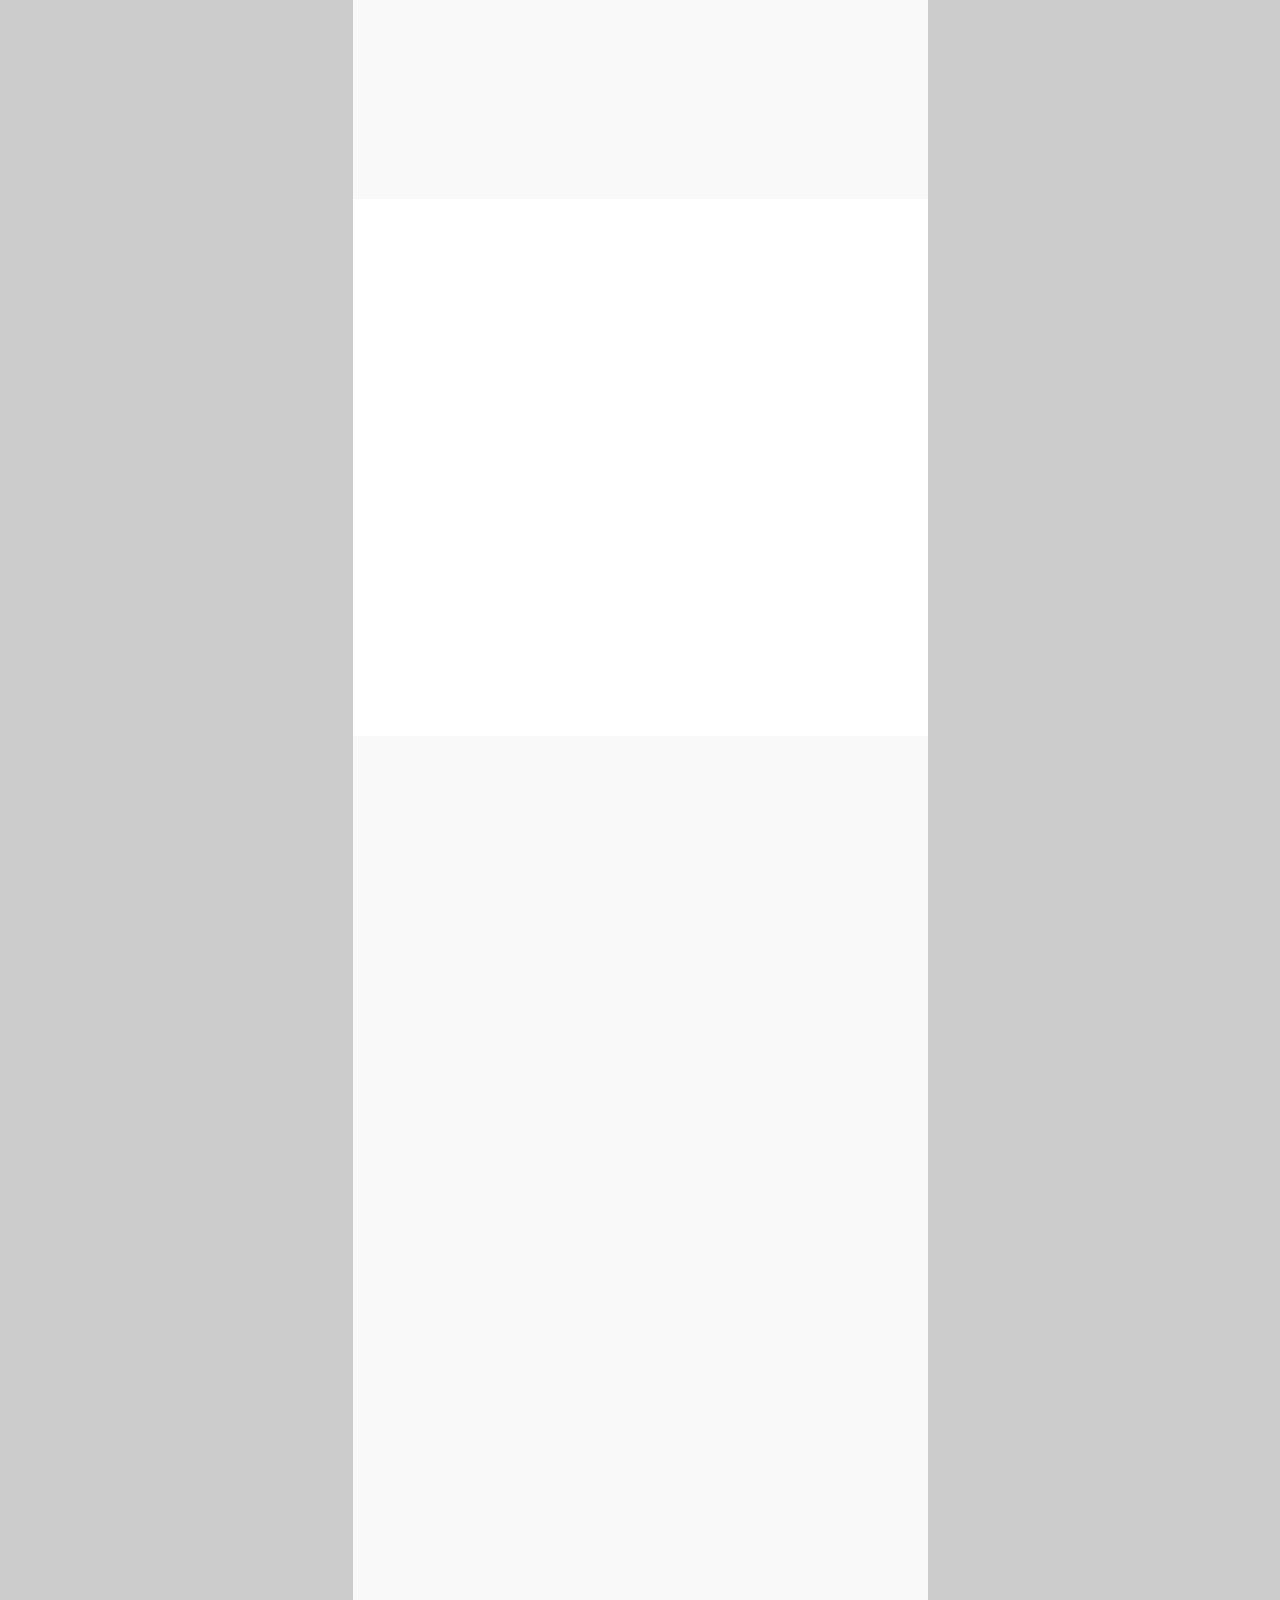
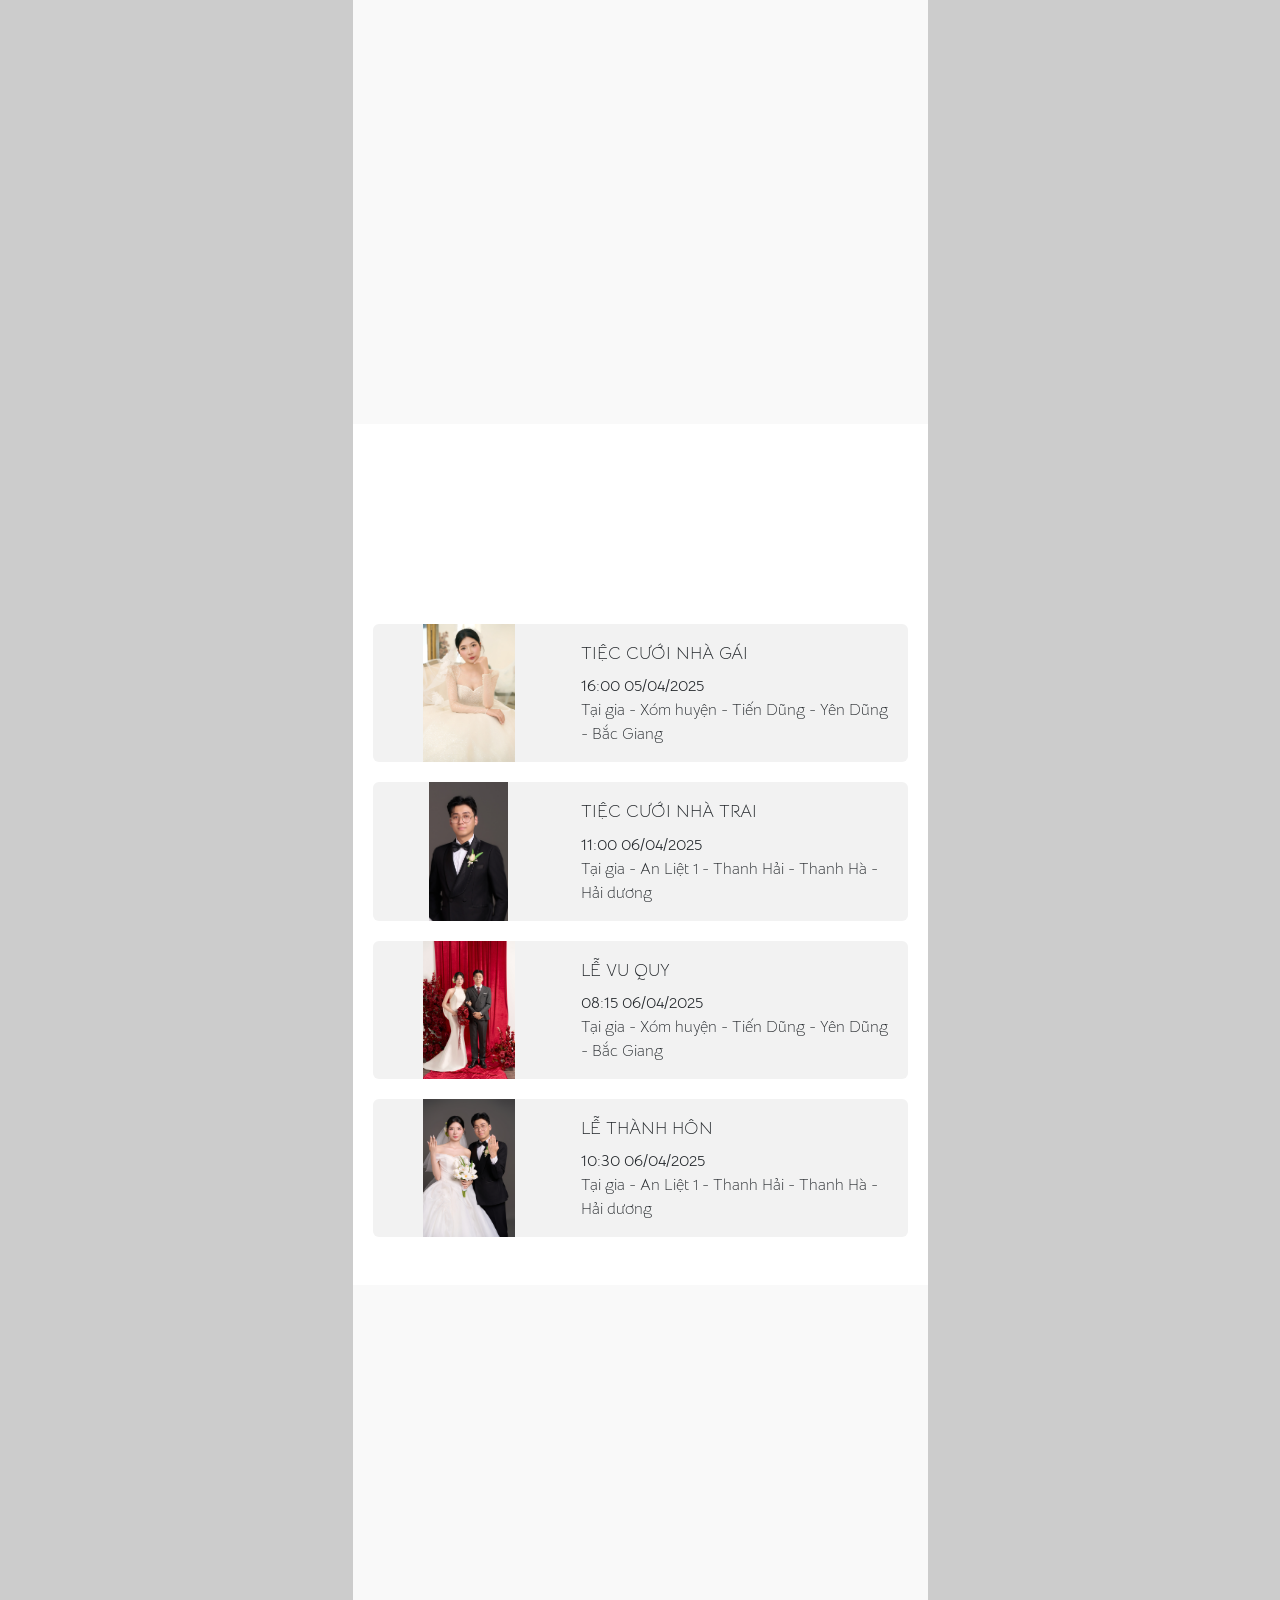
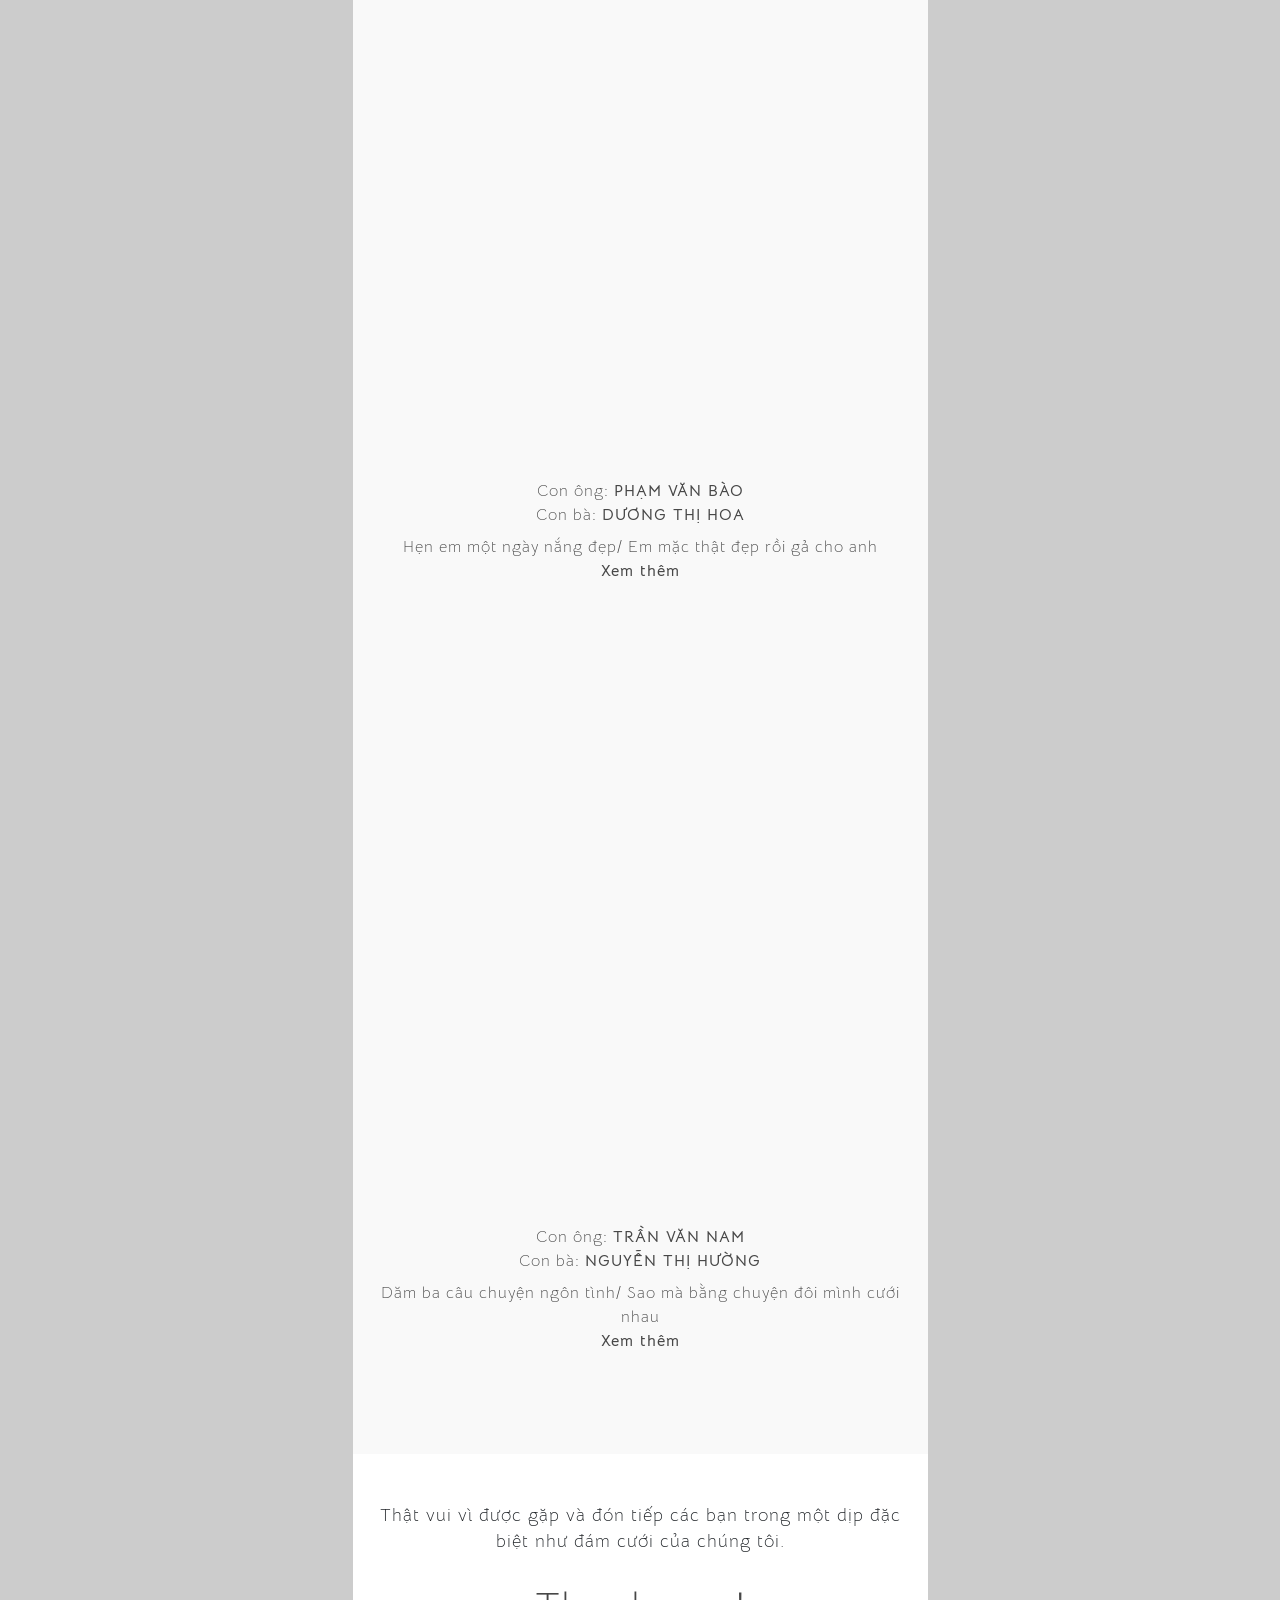
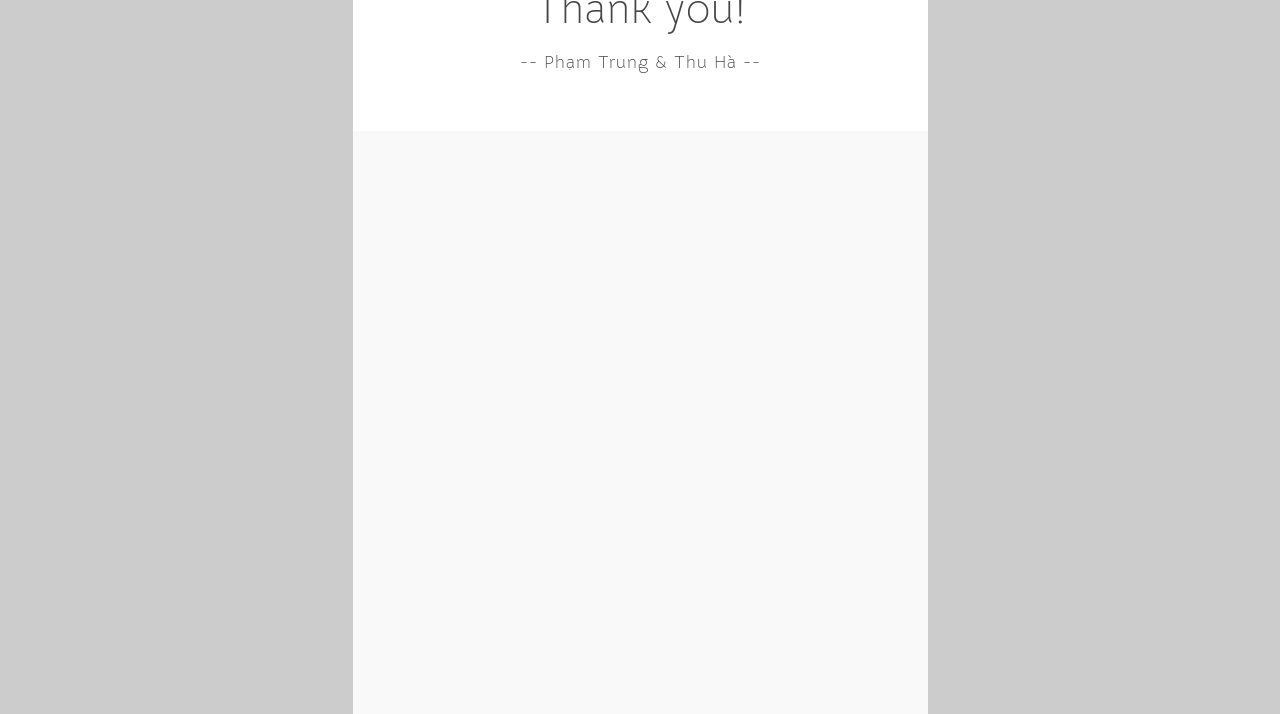
<file: thuha/index.html>
<!DOCTYPE html>
<html lang="en">
  <meta http-equiv="content-type" content="text/html;charset=UTF-8" />
  <head>
    <meta charset="utf-8" />
    <meta http-equiv="X-UA-Compatible" content="IE=edge" />
    <title>PHẠM TRUNG &amp; THU HÀ Wedding site!</title>
    <meta name="viewport" content="width=device-width, initial-scale=1" />
    <link
      href="https://fonts.googleapis.com/css2?family=Texturina:opsz,wght@12..72,100&amp;display=swap"
      rel="stylesheet"
    />
    <link
      href="https://fonts.googleapis.com/css2?family=Great+Vibes&amp;display=swap"
      rel="stylesheet"
    />
    <link
      href="https://fonts.googleapis.com/css2?family=Bellota+Text&amp;display=swap"
      rel="stylesheet"
    />
    <link
      href="https://fonts.googleapis.com/css2?family=Bonheur+Royale&amp;display=swap"
      rel="stylesheet"
    />
    <link rel="stylesheet" href="templates/template135/css/libs.css" />
    <link rel="stylesheet" href="templates/template135/css/style.css" />
  </head>
  <body>
    <div class="wrapper">
      <header id="header" class="site-header header-style-1 d-none">
        <meta name="format-detection" content="telephone=no" />
        <nav class="navbar bg-white shadow-sm py-1">
          <div class="container-fluid">
            <div
              class="w-100 d-flex align-items-center justify-content-between"
            >
              <a class="section-title navbar-brand" href="#">T & H</a>
              <button
                class="navbar-toggler rounded-0 border-0 p-0"
                type="button"
                data-bs-toggle="offcanvas"
                data-bs-target="#offcanvasNavbar"
                aria-controls="offcanvasNavbar"
              >
                <i class="bi bi-list fs-3 text-black"></i>
              </button>
            </div>
          </div>
        </nav>
      </header>
      <section class="banner-section">
        <div class="main_area p-3">
          <div class="day_wrapper" data-aos="fade-up" data-aos-delay="500">
            <div class="day_area p-1 text-center">
              <div
                class="section-sub-title d-flex day_area_inner text-center p-2 py-3"
              >
                <p class="m-0 we">Chúng tôi</p>
                <div class="wrap-text">
                  <p class="day m-0">06</p>
                  <p class="month m-0">04</p>
                </div>
                <p class="m-0">Kết hôn.</p>
              </div>
            </div>
          </div>
          <div
            class="main_image_area pt-4 pb-8"
            data-aos="fade-up"
            data-aos-delay="50"
          >
            <div class="main_image">
              <img
                src="../cdn.biihappy.com/ziiweb/website/images/templates/9f96b918758557fd2af6faa63a7cd6f3.jpg"
              />
            </div>
            <img
              class="bg-title"
              src="templates/template135/img/main_title.png"
              alt=""
            />
            <div class="wrap-name pt-7 px-5 title">
              Phạm Trung <small>&amp;</small> Thu Hà
            </div>
          </div>
        </div>
      </section>
      <section class="py-4 accessibilities-section">
        <div class="container-fluid">
          <div class="row gx-2 justify-content-center">
            <div class="col-sm-4">
              <a
                href="javascript:void(0)"
                class="w-100 mb-1 accessibility-btn btn btn-secondary buttonDonate"
                data-aos="fade-left"
              >
                <span class="content-button">
                  <img
                    class="access-section-icon"
                    src="../cdn.biihappy.com/ziiweb/images/static/common/money_bag.png"
                    alt="access-btn"
                  />
                  Mừng cưới
                </span>
              </a>
            </div>
          </div>
        </div>
      </section>
      <section class="py-5 gallery-section section-bg-affect" id="gallery">
        <div class="container-fluid">
          <h2 class="section-title text-center" data-aos="zoom-in-up">
            Album Hình Cưới
          </h2>
          <h3 class="section-sub-title mb-4 text-center" data-aos="zoom-in-up">
            Được ai đó yêu sâu sắc sẽ mang lại cho bạn sức mạnh, trong khi yêu
            ai đó sâu sắc sẽ cho bạn dũng khí.
          </h3>
          <div class="row gx-2" id="photoGalleryContainer">
            <div
              class="col-6 gallery-item section-sub-title mb-2 btn-see-more-gallery"
              data-aos="fade-right"
              data-index="0"
            >
              <img
                src="../cdn.biihappy.com/ziiweb/website/images/galleries/671e196ac905ba67e70da578.jpg"
              />
            </div>
            <div
              class="col-6 gallery-item section-sub-title mb-2 btn-see-more-gallery"
              data-aos="fade-left"
              data-index="1"
            >
              <img
                src="../cdn.biihappy.com/ziiweb/website/images/galleries/671e10d90b944ebb470a956f.jpg"
              />
            </div>
            <div
              class="col-6 gallery-item section-sub-title mb-2 btn-see-more-gallery"
              data-aos="fade-right"
              data-index="2"
            >
              <img
                src="../cdn.biihappy.com/ziiweb/website/images/galleries/671e10fc84f617eee101def4.jpg"
              />
            </div>
            <div
              class="col-6 gallery-item section-sub-title mb-2 btn-see-more-gallery"
              data-aos="fade-left"
              data-index="3"
            >
              <img
                src="../cdn.biihappy.com/ziiweb/website/images/galleries/671e10f0c905ba67e70da575.jpg"
              />
            </div>

            <div
              class="col-6 gallery-item section-sub-title mb-2 btn-see-more-gallery"
              data-aos="fade-right"
              data-index="4"
            >
              <img
                src="../cdn.biihappy.com/ziiweb/website/images/galleries/671e10b777f47b1c6b0e1d08.jpg"
              />
            </div>
            <div
              class="col-6 gallery-item section-sub-title mb-2 btn-see-more-gallery"
              data-aos="fade-left"
              data-index="5"
            >
              <img
                src="../cdn.biihappy.com/ziiweb/website/images/galleries/671e10a80347d786720f5a98.jpg"
              />
            </div>
            <div
              class="col-6 gallery-item section-sub-title mb-2 btn-see-more-gallery"
              data-aos="fade-right"
              data-index="6"
            >
              <img
                src="../cdn.biihappy.com/ziiweb/website/images/galleries/671e109a50c694b588024dc7.jpg"
              />
            </div>
            <div
              class="col-6 gallery-item section-sub-title mb-2 btn-see-more-gallery"
              data-aos="fade-left"
              data-index="7"
            >
              <img
                src="../cdn.biihappy.com/ziiweb/website/images/galleries/671e108cb53b22d3490c5c44.jpg"
              />
            </div>
            <div
              class="col-6 gallery-item section-sub-title mb-2 btn-see-more-gallery"
              data-aos="fade-right"
              data-index="8"
            >
              <img
                src="../cdn.biihappy.com/ziiweb/website/images/galleries/671e1073c905ba67e70da574.jpg"
              />
            </div>
            <div
              class="col-6 gallery-item section-sub-title mb-2 btn-see-more-gallery"
              data-aos="fade-left"
              data-index="9"
            >
              <img
                src="../cdn.biihappy.com/ziiweb/website/images/galleries/671e107f654deb6c4b0674ca.jpg"
              />
            </div>
          </div>
        </div>
      </section>
      <section
        class="py-5 section-sub-title weddingdate-section section-bg-affect"
        id="weddingdate"
      >
        <div class="container-fluid">
          <div class="w-100">
            <div class="mini_calendar m-auto pb-3" data-aos="fade-up-right">
              <div class="mini_calendar">
                <table>
                  <caption class="calendar-month">
                    Th&aacute;ng 04 / 2025
                  </caption>
                  <tr>
                    <th abbr="Monday">Thứ 2</th>
                    <th abbr="Tuesday">Thứ 3</th>
                    <th abbr="Wednesday">Thứ 4</th>
                    <th abbr="Thursday">Thứ 5</th>
                    <th abbr="Friday">Thứ 6</th>
                    <th abbr="Saturday">Thứ 7</th>
                    <th abbr="Sunday">CN</th>
                  </tr>
                  <tr>
                    <td>&nbsp;</td>
                    <td>1</td>
                    <td>2</td>
                    <td>3</td>
                    <td>4</td>
                    <td>5</td>
                    <td><div id="today">6</div></td>
                  </tr>
                  <tr>
                    <td>7</td>
                    <td>8</td>
                    <td>9</td>
                    <td>10</td>
                    <td>11</td>
                    <td>12</td>
                    <td>13</td>
                  </tr>
                  <tr>
                    <td>14</td>
                    <td>15</td>
                    <td>16</td>
                    <td>17</td>
                    <td>18</td>
                    <td>19</td>
                    <td>20</td>
                  </tr>
                  <tr>
                    <td>21</td>
                    <td>22</td>
                    <td>23</td>
                    <td>24</td>
                    <td>25</td>
                    <td>26</td>
                    <td>27</td>
                  </tr>
                  <tr>
                    <td>28</td>
                    <td>29</td>
                    <td>30</td>
                    <td id="emptydays" colspan="1">&nbsp;</td>
                  </tr>
                </table>
              </div>
            </div>
            <div class="countdown" data-aos="fade-up-left">
              <div
                class="m-auto"
                id="clock"
                data-date="2025-04-06"
                data-text-day="Ngày"
                data-text-hour="Giờ"
                data-text-minute="Phút"
                data-text-second="Giây"
              ></div>
            </div>
          </div>
        </div>
      </section>
      <section
        class="py-5 invitation-section section-bg-affect"
        id="invitation"
      >
        <div class="container-fluid">
          <div class="w-100">
            <div data-aos="fade-up" class="invation-title">
              <h3 class="text-center title m-0">Lời Ngỏ</h3>
              <p class="text-center m-0"></p>
            </div>
            <div>
              <div
                data-aos="fade-up"
                class="invitation-content my-5 text-center sub-title"
              >
                Cảm ơn tất cả những người bạn thân yêu của Trung &amp; Hà!<br />
                Trung &amp; Hà biết các bạn rất bận rộn, bận rộn với công việc,
                bận rộn với công việc gia đình,...<br />
                Nhưng tất cả đã có mặt hôm nay để chúc mừng tinh yêu và hạnh
                phúc của chúng mình.<br />
                Một lần nữa chân thành cảm ơn tất cả các bạn!
              </div>
              <div data-aos="fade-up" class="couple-img mb-5">
                <img
                  src="../cdn.biihappy.com/ziiweb/website/images/templates/e5109b26ee0a64bac6932ac7e2414fea.jpg"
                />
              </div>
              <div
                data-aos="fade-up"
                class="section-title invitation-couple text-center my-5 fs-4"
              >
                <p>*Groom/<span> Phạm Trung</span></p>
                <p>*Bride/<span> Thu Hà</span></p>
              </div>
            </div>
          </div>
        </div>
      </section>
      <section class="py-5 event-section section-bg-affect" id="event">
        <div class="container-fluid">
          <h2 data-aos="fade-up" class="section-title text-center">
            Sự Kiện Cưới
          </h2>
          <h3 data-aos="fade-up" class="section-sub-title mb-4 text-center">
            Cảm ơn bạn rất nhiều vì đã gửi những lời chúc mừng tốt đẹp nhất đến
            đám cưới của chúng tôi!
          </h3>
          <div
            class="event-item d-flex flex-row p-0 border-0 rounded overflow-hidden"
          >
            <div
              class="image-wrap position-relative"
              style="
                background-image: url('../cdn.biihappy.com/ziiweb/website/images/55b1ae4c3d3bf928757ba6cf7769b42e.jpg');
              "
            ></div>
            <div class="info-wrap p-3">
              <h5 class="section-sub-title">TIỆC CƯỚI NHÀ GÁI</h5>
              <strong>16:00 05/04/2025</strong>
              <p class="card-text">
                <span>Tại gia - </span> Xóm huyện - Tiến Dũng - Yên Dũng - Bắc
                Giang
              </p>
            </div>
          </div>
          <div
            class="event-item d-flex flex-row p-0 border-0 rounded overflow-hidden"
          >
            <div
              class="image-wrap position-relative"
              style="
                background-image: url('../cdn.biihappy.com/ziiweb/website/images/a1c297f5f1f9afcadfbcb20833d03c52.jpg');
              "
            ></div>
            <div class="info-wrap p-3">
              <h5 class="section-sub-title">TIỆC CƯỚI NHÀ TRAI</h5>
              <strong>11:00 06/04/2025</strong>
              <p class="card-text">
                <span>Tại gia - </span>
                An Liệt 1 - Thanh Hải - Thanh Hà - Hải dương
              </p>
            </div>
          </div>
          <div
            class="event-item d-flex flex-row p-0 border-0 rounded overflow-hidden"
          >
            <div
              class="image-wrap position-relative"
              style="
                background-image: url('../cdn.biihappy.com/ziiweb/website/images/72a6f6ddf12eff535519940b5c3ecd0a.jpg');
              "
            ></div>
            <div class="info-wrap p-3">
              <h5 class="section-sub-title">LỄ VU QUY</h5>
              <strong>08:15 06/04/2025</strong>
              <p class="card-text">
                <span>Tại gia - </span>
                Xóm huyện - Tiến Dũng - Yên Dũng - Bắc Giang
              </p>
            </div>
          </div>

          <div
            class="event-item d-flex flex-row p-0 border-0 rounded overflow-hidden"
          >
            <div
              class="image-wrap position-relative"
              style="
                background-image: url('../cdn.biihappy.com/ziiweb/website/images/56cc53add6c98324c9f32dfdcb2bb6d3.jpg');
              "
            ></div>
            <div class="info-wrap p-3">
              <h5 class="section-sub-title">LỄ THÀNH HÔN</h5>
              <strong>10:30 06/04/2025</strong>
              <p class="card-text">
                <span>Tại gia - </span>
                An Liệt 1 - Thanh Hải - Thanh Hà - Hải dương
              </p>
            </div>
          </div>
        </div>
      </section>
      <section class="py-5 couple-section section-bg-affect" id="couple">
        <div class="container-fluid">
          <h2 data-aos="fade-up" class="section-title text-center m-0">
            Cô Dâu &amp; Chú Rể
          </h2>
          <!-- <h3 data-aos="fade-up" class="section-sub-title mb-0 text-center">
               </h3> -->
          <div class="section-title wrap-people mt-5">
            <div class="member member-groom mb-5">
              <div
                data-aos="flip-left"
                class="member-image animation mb-3 text-center"
              >
                <img
                  src="../cdn.biihappy.com/ziiweb/website/images/2ba3268fad8a0068a8bd4b5a2ee57e42.jpg"
                />
              </div>
              <div class="parent d-flex flex-column mx-auto text-center my-2">
                <div class="parent-name">
                  Con ông: <span>PHẠM VĂN BÀO</span>
                </div>
                <div class="parent-name">
                  Con bà: <span>DƯƠNG THỊ HOA</span>
                </div>
              </div>
              <div class="groom-story d-flex flex-column">
                <p class="text-story fs-6 text-center m-0">
                  Hẹn em một ngày nắng đẹp/ Em mặc thật đẹp rồi gả cho anh
                </p>
                <a
                  class="fs-6 fw-bold text-center mb-2 text-decoration-none"
                  tabindex="0"
                  role="button"
                  data-bs-toggle="popover"
                  data-bs-trigger="focus"
                  data-bs-placement="bottom"
                  data-bs-content="Hẹn em một ngày nắng đẹp/
                        Em mặc thật đẹp rồi gả cho anh"
                  >Xem thêm</a
                >
              </div>
              <div class="d-flex justify-content-center">
                <span data-aos="fade-left" class="member-name m-0">
                  Phạm Trung /
                </span>
                <ul
                  data-aos="fade-up"
                  class="member-contact social-links d-flex p-0 m-0 mx-2"
                ></ul>
              </div>
            </div>
            <div class="member member-bride mt-5">
              <div
                data-aos="flip-left"
                class="member-image animation mb-3 text-center"
              >
                <img
                  src="../cdn.biihappy.com/ziiweb/website/images/362e24dad3f18dd3bc062fa6f2bdc418.jpg"
                />
              </div>
              <div class="parent d-flex flex-column mx-auto text-center my-2">
                <div class="parent-name">
                  Con ông: <span>TRẦN VĂN NAM</span>
                </div>
                <div class="parent-name">
                  Con bà: <span>NGUYỄN THỊ HƯỜNG</span>
                </div>
              </div>
              <div class="bride-story d-flex flex-column">
                <p class="text-story fs-6 text-center m-0">
                  Dăm ba câu chuyện ngôn tình/ Sao mà bằng chuyện đôi mình cưới
                  nhau
                </p>
                <a
                  class="fs-6 fw-bold text-center mb-2 text-decoration-none"
                  tabindex="0"
                  role="button"
                  data-bs-toggle="popover"
                  data-bs-trigger="focus"
                  data-bs-placement="bottom"
                  data-bs-content="Dăm ba câu chuyện ngôn tình/
                        Sao mà bằng chuyện đôi mình cưới nhau"
                  >Xem thêm</a
                >
              </div>
              <div class="d-flex justify-content-center">
                <span data-aos="fade-left" class="member-name m-0">
                  Thu Hà /
                </span>
                <ul
                  data-aos="fade-up"
                  class="member-contact social-links d-flex p-0 m-0 mx-2"
                ></ul>
              </div>
            </div>
          </div>
        </div>
      </section>
      <section
        class="section-title footer-section py-5 text-center section-bg-affect"
      >
        <div class="container-fluid">
          <h3 class="section-sub-title text-body mb-4 text-center">
            Thật vui vì được gặp và đón tiếp các bạn trong một dịp đặc biệt như
            đám cưới của chúng tôi.
          </h3>
          <h3 class="title">Thank you!</h3>
          <h5 class="sub-title">-- Phạm Trung & Thu Hà --</h5>
        </div>
      </section>
      <section class="py-5 donate-section section-bg-affect" id="donate">
        <div class="container-fluid">
          <div class="w-100">
            <h2 data-aos="fade-up" class="section-title text-center m-0">
              Hộp mừng cưới
            </h2>
            <h3 data-aos="fade-up" class="section-sub-title mb-4 text-center">
              Thật vui vì được gặp và đón tiếp các bạn trong một dịp đặc biệt
              như đám cưới của chúng tôi.
            </h3>
            <div class="row d-flex justify-content-around donate-box mb-1">
              <div data-aos="fade-left" class="col-6 donate-wrap">
                <div class="donate-card p-3 px-4 rounded text-center">
                  <strong class="d-block sub-title mb-2 text-uppercase"
                    >Đến cô dâu</strong
                  >
                  <img
                    class="qr-code-image m-auto mb-2"
                    src="../cdn.biihappy.com/ziiweb/website/images/stk.jpg"
                  />
                  <p class="mb-1">Ngân hàng: <strong>MBBank</strong></p>
                  <p class="mb-1">Tên tài khoản: <strong>THU HÀ</strong></p>
                  <p class="mb-1">Số tài khoản: <strong>0347001299</strong></p>
                </div>
              </div>
            </div>
          </div>
        </div>
      </section>
    </div>
    <div
      class="offcanvas offcanvas-end offcanvas-menu"
      tabindex="-1"
      id="offcanvasNavbar"
      data-bs-scroll="true"
      data-bs-backdrop="true"
      aria-labelledby="offcanvasNavbarLabel"
    >
      <div class="offcanvas-body">
        <ul class="navbar-nav justify-content-end flex-grow-1">
          <div class="offcanvas-header pb-4 pt-2 px-2 justify-content-end">
            <button
              type="button"
              class="btn-close p-0"
              data-bs-dismiss="offcanvas"
              aria-label="Close"
            ></button>
          </div>
          <li class="nav-item">
            <a
              class="section-sub-title nav-link active"
              aria-current="page"
              href="#gallery"
              >Album Hình Cưới</a
            >
          </li>
          <li class="nav-item">
            <a
              class="section-sub-title nav-link active"
              aria-current="page"
              href="#invitation"
              >Lời Ngỏ</a
            >
          </li>
          <li class="nav-item">
            <a class="section-sub-title nav-link" href="#event">Sự kiện cưới</a>
          </li>
          <li class="nav-item">
            <a class="section-sub-title nav-link" href="#couple"
              >Cô Dâu &amp; Chú Rể</a
            >
          </li>
          <li class="nav-item">
            <a class="section-sub-title nav-link" href="#donate">Mừng cưới</a>
          </li>
        </ul>
      </div>
    </div>
    <div
      class="py-5 donate-section donate-modal section-bg-affect"
      id="donate-modal"
    >
      <div class="container-fluid donate-modal-content">
        <span class="donate-modal-close text-danger">&times;</span>
        <div class="w-100 p-4">
          <h2
            data-aos="fade-up"
            class="section-title text-body text-center m-0"
          >
            Hộp mừng cưới
          </h2>
          <h3
            data-aos="fade-up"
            class="section-sub-title text-body mb-4 text-center"
          >
            Thật vui vì được gặp và đón tiếp các bạn trong một dịp đặc biệt như
            đám cưới của chúng tôi.
          </h3>
          <div class="row justify-content-center donate-box mb-1">
            <div data-aos="fade-left" class="col-6 px-4">
              <div class="donate-card p-4 rounded text-center">
                <strong class="d-block sub-title mb-2 text-uppercase"
                  >Đến cô dâu</strong
                >
                <img
                  class="qr-code-image m-auto mb-2"
                  src="../cdn.biihappy.com/ziiweb/website/images/stk.jpg"
                />
                <p class="mb-1">Ngân hàng: <strong>MBBank</strong></p>
                <p class="mb-1">Tên tài khoản: <strong>THU HÀ</strong></p>
                <p class="mb-1">Số tài khoản: <strong>0347001299</strong></p>
              </div>
            </div>
          </div>
        </div>
      </div>
    </div>
    <script type="text/javascript">
      function parseJsonRecursively(jsonString) {
        let parsed = JSON.parse(jsonString);
        Object.keys(parsed).forEach(function (key) {
          try {
            let checkValue = JSON.parse(parsed[key]);
            if (checkValue && checkValue.constructor === Object) {
              parsed[key] = checkValue;
            }
          } catch (e) {}
        });
        return parsed;
      }
      let biicore = parseJsonRecursively(
        '{"template_id":"643d7aa30be61636f4051958","templatePremium":true,"themeRoot":"index.html\/\/thuha\/templates\/template135","webroot":"index.html\/\/thuha","coreSite":"index.html\/\/biihappy.com","webToken":"671b5b5c50d1d4264e07d638","isPremium":true,"bgMusic":"https://cdn.biihappy.com/ziiweb/website/671b5b5c50d1d4264e07d638/671e18c8131605dd9407044d.mp3","alert":"[]","effect":"{\\"type\\":\\"snow\\"}","logo":"index.html\/\/iwedding.info\/common\/imgs\/bii.png?v=20210131","url_landing_page":"index.html\/\/biihappy.com\/iwedding","isAutoPlay":true,"footer_title":"iWedding | N\u1ec1n t\u1ea3ng t\u1ea1o website \u0111\u00e1m c\u01b0\u1edbi mi\u1ec5n ph\u00ed t\u1eeb Biihappy","footer_title_mobile":"T\u1ea1o website \u0111\u00e1m c\u01b0\u1edbi mi\u1ec5n ph\u00ed"}'
      );
    </script>
    <script src="common/biicommon.min484d.js?v=20241021"></script>
    <script src="templates/template135/js/libs.js"></script>
    <script src="templates/template135/js/script.js"></script>
    <script src="common/emoji-picker/js/insertTextAtCursor484d.js?v=20241021"></script>
    <script
      type="module"
      src="common/emoji-picker/js/init484d.js?v=20241021"
    ></script>
  </body>
</html>
</file>
<file: assets/css/libs.css>
/* Reset CSS */
/* http://meyerweb.com/eric/tools/css/reset/ 
   v2.0 | 20110126
   License: none (public domain)
*/
html, body, div, span, applet, object, iframe,
h1, h2, h3, h4, h5, h6, p, blockquote, pre,
a, abbr, acronym, address, big, cite, code,
del, dfn, em, img, ins, kbd, q, s, samp,
small, strike, strong, sub, sup, tt, var,
b, u, i, center,
dl, dt, dd, ol, ul, li,
fieldset, form, label, legend,
table, caption, tbody, tfoot, thead, tr, th, td,
article, aside, canvas, details, embed, 
figure, figcaption, footer, header, hgroup, 
menu, nav, output, ruby, section, summary,
time, mark, audio, video {
	margin: 0;
	padding: 0;
	border: 0;
	font-size: 100%;
	font: inherit;
	vertical-align: baseline;
}
/* HTML5 display-role reset for older browsers */
article, aside, details, figcaption, figure, 
footer, header, hgroup, menu, nav, section {
	display: block;
}
body {
	line-height: 1;
}
ol, ul {
	list-style: none;
}
blockquote, q {
	quotes: none;
}
blockquote:before, blockquote:after,
q:before, q:after {
	content: '';
	content: none;
}
table {
	border-collapse: collapse;
	border-spacing: 0;
}
/* Bootstrap 5.2 */
@charset "UTF-8";
:root{--bs-blue:#0d6efd;--bs-indigo:#6610f2;--bs-purple:#6f42c1;--bs-pink:#d63384;--bs-red:#dc3545;--bs-orange:#fd7e14;--bs-yellow:#ffc107;--bs-green:#198754;--bs-teal:#20c997;--bs-cyan:#0dcaf0;--bs-black:#000;--bs-white:#fff;--bs-gray:#6c757d;--bs-gray-dark:#343a40;--bs-gray-100:#f8f9fa;--bs-gray-200:#e9ecef;--bs-gray-300:#dee2e6;--bs-gray-400:#ced4da;--bs-gray-500:#adb5bd;--bs-gray-600:#6c757d;--bs-gray-700:#495057;--bs-gray-800:#343a40;--bs-gray-900:#212529;--bs-primary:#0d6efd;--bs-secondary:#6c757d;--bs-success:#198754;--bs-info:#0dcaf0;--bs-warning:#ffc107;--bs-danger:#dc3545;--bs-light:#f8f9fa;--bs-dark:#212529;--bs-primary-rgb:13,110,253;--bs-secondary-rgb:108,117,125;--bs-success-rgb:25,135,84;--bs-info-rgb:13,202,240;--bs-warning-rgb:255,193,7;--bs-danger-rgb:220,53,69;--bs-light-rgb:248,249,250;--bs-dark-rgb:33,37,41;--bs-white-rgb:255,255,255;--bs-black-rgb:0,0,0;--bs-body-color-rgb:33,37,41;--bs-body-bg-rgb:255,255,255;--bs-font-sans-serif:system-ui,-apple-system,"Segoe UI",Roboto,"Helvetica Neue","Noto Sans","Liberation Sans",Arial,sans-serif,"Apple Color Emoji","Segoe UI Emoji","Segoe UI Symbol","Noto Color Emoji";--bs-font-monospace:SFMono-Regular,Menlo,Monaco,Consolas,"Liberation Mono","Courier New",monospace;--bs-gradient:linear-gradient(180deg, rgba(255, 255, 255, 0.15), rgba(255, 255, 255, 0));--bs-body-font-family:var(--bs-font-sans-serif);--bs-body-font-size:1rem;--bs-body-font-weight:400;--bs-body-line-height:1.5;--bs-body-color:#212529;--bs-body-bg:#fff;--bs-border-width:1px;--bs-border-style:solid;--bs-border-color:#dee2e6;--bs-border-color-translucent:rgba(0, 0, 0, 0.175);--bs-border-radius:0.375rem;--bs-border-radius-sm:0.25rem;--bs-border-radius-lg:0.5rem;--bs-border-radius-xl:1rem;--bs-border-radius-2xl:2rem;--bs-border-radius-pill:50rem;--bs-link-color:#0d6efd;--bs-link-hover-color:#0a58ca;--bs-code-color:#d63384;--bs-highlight-bg:#fff3cd}*,::after,::before{box-sizing:border-box}@media (prefers-reduced-motion:no-preference){:root{scroll-behavior:smooth}}body{margin:0;font-family:var(--bs-body-font-family);font-size:var(--bs-body-font-size);font-weight:var(--bs-body-font-weight);line-height:var(--bs-body-line-height);color:var(--bs-body-color);text-align:var(--bs-body-text-align);background-color:var(--bs-body-bg);-webkit-text-size-adjust:100%;-webkit-tap-highlight-color:transparent}hr{margin:1rem 0;color:inherit;border:0;border-top:1px solid;opacity:.25}.h1,.h2,.h3,.h4,.h5,.h6,h1,h2,h3,h4,h5,h6{margin-top:0;margin-bottom:.5rem;font-weight:500;line-height:1.2}.h1,h1{font-size:calc(1.375rem + 1.5vw)}@media (min-width:1200px){.h1,h1{font-size:2.5rem}}.h2,h2{font-size:calc(1.325rem + .9vw)}@media (min-width:1200px){.h2,h2{font-size:2rem}}.h3,h3{font-size:calc(1.3rem + .6vw)}@media (min-width:1200px){.h3,h3{font-size:1.75rem}}.h4,h4{font-size:calc(1.275rem + .3vw)}@media (min-width:1200px){.h4,h4{font-size:1.5rem}}.h5,h5{font-size:1.25rem}.h6,h6{font-size:1rem}p{margin-top:0;margin-bottom:1rem}abbr[title]{-webkit-text-decoration:underline dotted;text-decoration:underline dotted;cursor:help;-webkit-text-decoration-skip-ink:none;text-decoration-skip-ink:none}address{margin-bottom:1rem;font-style:normal;line-height:inherit}ol,ul{padding-left:2rem}dl,ol,ul{margin-top:0;margin-bottom:1rem}ol ol,ol ul,ul ol,ul ul{margin-bottom:0}dt{font-weight:700}dd{margin-bottom:.5rem;margin-left:0}blockquote{margin:0 0 1rem}b,strong{font-weight:bolder}.small,small{font-size:.875em}.mark,mark{padding:.1875em;background-color:var(--bs-highlight-bg)}sub,sup{position:relative;font-size:.75em;line-height:0;vertical-align:baseline}sub{bottom:-.25em}sup{top:-.5em}a{color:var(--bs-link-color);text-decoration:underline}a:hover{color:var(--bs-link-hover-color)}a:not([href]):not([class]),a:not([href]):not([class]):hover{color:inherit;text-decoration:none}code,kbd,pre,samp{font-family:var(--bs-font-monospace);font-size:1em}pre{display:block;margin-top:0;margin-bottom:1rem;overflow:auto;font-size:.875em}pre code{font-size:inherit;color:inherit;word-break:normal}code{font-size:.875em;color:var(--bs-code-color);word-wrap:break-word}a>code{color:inherit}kbd{padding:.1875rem .375rem;font-size:.875em;color:var(--bs-body-bg);background-color:var(--bs-body-color);border-radius:.25rem}kbd kbd{padding:0;font-size:1em}figure{margin:0 0 1rem}img,svg{vertical-align:middle}table{caption-side:bottom;border-collapse:collapse}caption{padding-top:.5rem;padding-bottom:.5rem;color:#6c757d;text-align:left}th{text-align:inherit;text-align:-webkit-match-parent}tbody,td,tfoot,th,thead,tr{border-color:inherit;border-style:solid;border-width:0}label{display:inline-block}button{border-radius:0}button:focus:not(:focus-visible){outline:0}button,input,optgroup,select,textarea{margin:0;font-family:inherit;font-size:inherit;line-height:inherit}button,select{text-transform:none}[role=button]{cursor:pointer}select{word-wrap:normal}select:disabled{opacity:1}[list]:not([type=date]):not([type=datetime-local]):not([type=month]):not([type=week]):not([type=time])::-webkit-calendar-picker-indicator{display:none!important}[type=button],[type=reset],[type=submit],button{-webkit-appearance:button}[type=button]:not(:disabled),[type=reset]:not(:disabled),[type=submit]:not(:disabled),button:not(:disabled){cursor:pointer}::-moz-focus-inner{padding:0;border-style:none}textarea{resize:vertical}fieldset{min-width:0;padding:0;margin:0;border:0}legend{float:left;width:100%;padding:0;margin-bottom:.5rem;font-size:calc(1.275rem + .3vw);line-height:inherit}@media (min-width:1200px){legend{font-size:1.5rem}}legend+*{clear:left}::-webkit-datetime-edit-day-field,::-webkit-datetime-edit-fields-wrapper,::-webkit-datetime-edit-hour-field,::-webkit-datetime-edit-minute,::-webkit-datetime-edit-month-field,::-webkit-datetime-edit-text,::-webkit-datetime-edit-year-field{padding:0}::-webkit-inner-spin-button{height:auto}[type=search]{outline-offset:-2px;-webkit-appearance:textfield}::-webkit-search-decoration{-webkit-appearance:none}::-webkit-color-swatch-wrapper{padding:0}::-webkit-file-upload-button{font:inherit;-webkit-appearance:button}::file-selector-button{font:inherit;-webkit-appearance:button}output{display:inline-block}iframe{border:0}summary{display:list-item;cursor:pointer}progress{vertical-align:baseline}[hidden]{display:none!important}.lead{font-size:1.25rem;font-weight:300}.display-1{font-size:calc(1.625rem + 4.5vw);font-weight:300;line-height:1.2}@media (min-width:1200px){.display-1{font-size:5rem}}.display-2{font-size:calc(1.575rem + 3.9vw);font-weight:300;line-height:1.2}@media (min-width:1200px){.display-2{font-size:4.5rem}}.display-3{font-size:calc(1.525rem + 3.3vw);font-weight:300;line-height:1.2}@media (min-width:1200px){.display-3{font-size:4rem}}.display-4{font-size:calc(1.475rem + 2.7vw);font-weight:300;line-height:1.2}@media (min-width:1200px){.display-4{font-size:3.5rem}}.display-5{font-size:calc(1.425rem + 2.1vw);font-weight:300;line-height:1.2}@media (min-width:1200px){.display-5{font-size:3rem}}.display-6{font-size:calc(1.375rem + 1.5vw);font-weight:300;line-height:1.2}@media (min-width:1200px){.display-6{font-size:2.5rem}}.list-unstyled{padding-left:0;list-style:none}.list-inline{padding-left:0;list-style:none}.list-inline-item{display:inline-block}.list-inline-item:not(:last-child){margin-right:.5rem}.initialism{font-size:.875em;text-transform:uppercase}.blockquote{margin-bottom:1rem;font-size:1.25rem}.blockquote>:last-child{margin-bottom:0}.blockquote-footer{margin-top:-1rem;margin-bottom:1rem;font-size:.875em;color:#6c757d}.blockquote-footer::before{content:"— "}.img-fluid{max-width:100%;height:auto}.img-thumbnail{padding:.25rem;background-color:#fff;border:1px solid var(--bs-border-color);border-radius:.375rem;max-width:100%;height:auto}.figure{display:inline-block}.figure-img{margin-bottom:.5rem;line-height:1}.figure-caption{font-size:.875em;color:#6c757d}.container,.container-fluid,.container-lg,.container-md,.container-sm,.container-xl,.container-xxl{--bs-gutter-x:1.5rem;--bs-gutter-y:0;width:100%;padding-right:calc(var(--bs-gutter-x) * .5);padding-left:calc(var(--bs-gutter-x) * .5);margin-right:auto;margin-left:auto}@media (min-width:576px){.container,.container-sm{max-width:540px}}@media (min-width:768px){.container,.container-md,.container-sm{max-width:720px}}@media (min-width:992px){.container,.container-lg,.container-md,.container-sm{max-width:960px}}@media (min-width:1200px){.container,.container-lg,.container-md,.container-sm,.container-xl{max-width:1140px}}@media (min-width:1400px){.container,.container-lg,.container-md,.container-sm,.container-xl,.container-xxl{max-width:1320px}}.row{--bs-gutter-x:1.5rem;--bs-gutter-y:0;display:flex;flex-wrap:wrap;margin-top:calc(-1 * var(--bs-gutter-y));margin-right:calc(-.5 * var(--bs-gutter-x));margin-left:calc(-.5 * var(--bs-gutter-x))}.row>*{flex-shrink:0;width:100%;max-width:100%;padding-right:calc(var(--bs-gutter-x) * .5);padding-left:calc(var(--bs-gutter-x) * .5);margin-top:var(--bs-gutter-y)}.col{flex:1 0 0%}.row-cols-auto>*{flex:0 0 auto;width:auto}.row-cols-1>*{flex:0 0 auto;width:100%}.row-cols-2>*{flex:0 0 auto;width:50%}.row-cols-3>*{flex:0 0 auto;width:33.3333333333%}.row-cols-4>*{flex:0 0 auto;width:25%}.row-cols-5>*{flex:0 0 auto;width:20%}.row-cols-6>*{flex:0 0 auto;width:16.6666666667%}.col-auto{flex:0 0 auto;width:auto}.col-1{flex:0 0 auto;width:8.33333333%}.col-2{flex:0 0 auto;width:16.66666667%}.col-3{flex:0 0 auto;width:25%}.col-4{flex:0 0 auto;width:33.33333333%}.col-5{flex:0 0 auto;width:41.66666667%}.col-6{flex:0 0 auto;width:50%}.col-7{flex:0 0 auto;width:58.33333333%}.col-8{flex:0 0 auto;width:66.66666667%}.col-9{flex:0 0 auto;width:75%}.col-10{flex:0 0 auto;width:83.33333333%}.col-11{flex:0 0 auto;width:91.66666667%}.col-12{flex:0 0 auto;width:100%}.offset-1{margin-left:8.33333333%}.offset-2{margin-left:16.66666667%}.offset-3{margin-left:25%}.offset-4{margin-left:33.33333333%}.offset-5{margin-left:41.66666667%}.offset-6{margin-left:50%}.offset-7{margin-left:58.33333333%}.offset-8{margin-left:66.66666667%}.offset-9{margin-left:75%}.offset-10{margin-left:83.33333333%}.offset-11{margin-left:91.66666667%}.g-0,.gx-0{--bs-gutter-x:0}.g-0,.gy-0{--bs-gutter-y:0}.g-1,.gx-1{--bs-gutter-x:0.25rem}.g-1,.gy-1{--bs-gutter-y:0.25rem}.g-2,.gx-2{--bs-gutter-x:0.5rem}.g-2,.gy-2{--bs-gutter-y:0.5rem}.g-3,.gx-3{--bs-gutter-x:1rem}.g-3,.gy-3{--bs-gutter-y:1rem}.g-4,.gx-4{--bs-gutter-x:1.5rem}.g-4,.gy-4{--bs-gutter-y:1.5rem}.g-5,.gx-5{--bs-gutter-x:3rem}.g-5,.gy-5{--bs-gutter-y:3rem}@media (min-width:576px){.col-sm{flex:1 0 0%}.row-cols-sm-auto>*{flex:0 0 auto;width:auto}.row-cols-sm-1>*{flex:0 0 auto;width:100%}.row-cols-sm-2>*{flex:0 0 auto;width:50%}.row-cols-sm-3>*{flex:0 0 auto;width:33.3333333333%}.row-cols-sm-4>*{flex:0 0 auto;width:25%}.row-cols-sm-5>*{flex:0 0 auto;width:20%}.row-cols-sm-6>*{flex:0 0 auto;width:16.6666666667%}.col-sm-auto{flex:0 0 auto;width:auto}.col-sm-1{flex:0 0 auto;width:8.33333333%}.col-sm-2{flex:0 0 auto;width:16.66666667%}.col-sm-3{flex:0 0 auto;width:25%}.col-sm-4{flex:0 0 auto;width:33.33333333%}.col-sm-5{flex:0 0 auto;width:41.66666667%}.col-sm-6{flex:0 0 auto;width:50%}.col-sm-7{flex:0 0 auto;width:58.33333333%}.col-sm-8{flex:0 0 auto;width:66.66666667%}.col-sm-9{flex:0 0 auto;width:75%}.col-sm-10{flex:0 0 auto;width:83.33333333%}.col-sm-11{flex:0 0 auto;width:91.66666667%}.col-sm-12{flex:0 0 auto;width:100%}.offset-sm-0{margin-left:0}.offset-sm-1{margin-left:8.33333333%}.offset-sm-2{margin-left:16.66666667%}.offset-sm-3{margin-left:25%}.offset-sm-4{margin-left:33.33333333%}.offset-sm-5{margin-left:41.66666667%}.offset-sm-6{margin-left:50%}.offset-sm-7{margin-left:58.33333333%}.offset-sm-8{margin-left:66.66666667%}.offset-sm-9{margin-left:75%}.offset-sm-10{margin-left:83.33333333%}.offset-sm-11{margin-left:91.66666667%}.g-sm-0,.gx-sm-0{--bs-gutter-x:0}.g-sm-0,.gy-sm-0{--bs-gutter-y:0}.g-sm-1,.gx-sm-1{--bs-gutter-x:0.25rem}.g-sm-1,.gy-sm-1{--bs-gutter-y:0.25rem}.g-sm-2,.gx-sm-2{--bs-gutter-x:0.5rem}.g-sm-2,.gy-sm-2{--bs-gutter-y:0.5rem}.g-sm-3,.gx-sm-3{--bs-gutter-x:1rem}.g-sm-3,.gy-sm-3{--bs-gutter-y:1rem}.g-sm-4,.gx-sm-4{--bs-gutter-x:1.5rem}.g-sm-4,.gy-sm-4{--bs-gutter-y:1.5rem}.g-sm-5,.gx-sm-5{--bs-gutter-x:3rem}.g-sm-5,.gy-sm-5{--bs-gutter-y:3rem}}@media (min-width:768px){.col-md{flex:1 0 0%}.row-cols-md-auto>*{flex:0 0 auto;width:auto}.row-cols-md-1>*{flex:0 0 auto;width:100%}.row-cols-md-2>*{flex:0 0 auto;width:50%}.row-cols-md-3>*{flex:0 0 auto;width:33.3333333333%}.row-cols-md-4>*{flex:0 0 auto;width:25%}.row-cols-md-5>*{flex:0 0 auto;width:20%}.row-cols-md-6>*{flex:0 0 auto;width:16.6666666667%}.col-md-auto{flex:0 0 auto;width:auto}.col-md-1{flex:0 0 auto;width:8.33333333%}.col-md-2{flex:0 0 auto;width:16.66666667%}.col-md-3{flex:0 0 auto;width:25%}.col-md-4{flex:0 0 auto;width:33.33333333%}.col-md-5{flex:0 0 auto;width:41.66666667%}.col-md-6{flex:0 0 auto;width:50%}.col-md-7{flex:0 0 auto;width:58.33333333%}.col-md-8{flex:0 0 auto;width:66.66666667%}.col-md-9{flex:0 0 auto;width:75%}.col-md-10{flex:0 0 auto;width:83.33333333%}.col-md-11{flex:0 0 auto;width:91.66666667%}.col-md-12{flex:0 0 auto;width:100%}.offset-md-0{margin-left:0}.offset-md-1{margin-left:8.33333333%}.offset-md-2{margin-left:16.66666667%}.offset-md-3{margin-left:25%}.offset-md-4{margin-left:33.33333333%}.offset-md-5{margin-left:41.66666667%}.offset-md-6{margin-left:50%}.offset-md-7{margin-left:58.33333333%}.offset-md-8{margin-left:66.66666667%}.offset-md-9{margin-left:75%}.offset-md-10{margin-left:83.33333333%}.offset-md-11{margin-left:91.66666667%}.g-md-0,.gx-md-0{--bs-gutter-x:0}.g-md-0,.gy-md-0{--bs-gutter-y:0}.g-md-1,.gx-md-1{--bs-gutter-x:0.25rem}.g-md-1,.gy-md-1{--bs-gutter-y:0.25rem}.g-md-2,.gx-md-2{--bs-gutter-x:0.5rem}.g-md-2,.gy-md-2{--bs-gutter-y:0.5rem}.g-md-3,.gx-md-3{--bs-gutter-x:1rem}.g-md-3,.gy-md-3{--bs-gutter-y:1rem}.g-md-4,.gx-md-4{--bs-gutter-x:1.5rem}.g-md-4,.gy-md-4{--bs-gutter-y:1.5rem}.g-md-5,.gx-md-5{--bs-gutter-x:3rem}.g-md-5,.gy-md-5{--bs-gutter-y:3rem}}@media (min-width:992px){.col-lg{flex:1 0 0%}.row-cols-lg-auto>*{flex:0 0 auto;width:auto}.row-cols-lg-1>*{flex:0 0 auto;width:100%}.row-cols-lg-2>*{flex:0 0 auto;width:50%}.row-cols-lg-3>*{flex:0 0 auto;width:33.3333333333%}.row-cols-lg-4>*{flex:0 0 auto;width:25%}.row-cols-lg-5>*{flex:0 0 auto;width:20%}.row-cols-lg-6>*{flex:0 0 auto;width:16.6666666667%}.col-lg-auto{flex:0 0 auto;width:auto}.col-lg-1{flex:0 0 auto;width:8.33333333%}.col-lg-2{flex:0 0 auto;width:16.66666667%}.col-lg-3{flex:0 0 auto;width:25%}.col-lg-4{flex:0 0 auto;width:33.33333333%}.col-lg-5{flex:0 0 auto;width:41.66666667%}.col-lg-6{flex:0 0 auto;width:50%}.col-lg-7{flex:0 0 auto;width:58.33333333%}.col-lg-8{flex:0 0 auto;width:66.66666667%}.col-lg-9{flex:0 0 auto;width:75%}.col-lg-10{flex:0 0 auto;width:83.33333333%}.col-lg-11{flex:0 0 auto;width:91.66666667%}.col-lg-12{flex:0 0 auto;width:100%}.offset-lg-0{margin-left:0}.offset-lg-1{margin-left:8.33333333%}.offset-lg-2{margin-left:16.66666667%}.offset-lg-3{margin-left:25%}.offset-lg-4{margin-left:33.33333333%}.offset-lg-5{margin-left:41.66666667%}.offset-lg-6{margin-left:50%}.offset-lg-7{margin-left:58.33333333%}.offset-lg-8{margin-left:66.66666667%}.offset-lg-9{margin-left:75%}.offset-lg-10{margin-left:83.33333333%}.offset-lg-11{margin-left:91.66666667%}.g-lg-0,.gx-lg-0{--bs-gutter-x:0}.g-lg-0,.gy-lg-0{--bs-gutter-y:0}.g-lg-1,.gx-lg-1{--bs-gutter-x:0.25rem}.g-lg-1,.gy-lg-1{--bs-gutter-y:0.25rem}.g-lg-2,.gx-lg-2{--bs-gutter-x:0.5rem}.g-lg-2,.gy-lg-2{--bs-gutter-y:0.5rem}.g-lg-3,.gx-lg-3{--bs-gutter-x:1rem}.g-lg-3,.gy-lg-3{--bs-gutter-y:1rem}.g-lg-4,.gx-lg-4{--bs-gutter-x:1.5rem}.g-lg-4,.gy-lg-4{--bs-gutter-y:1.5rem}.g-lg-5,.gx-lg-5{--bs-gutter-x:3rem}.g-lg-5,.gy-lg-5{--bs-gutter-y:3rem}}@media (min-width:1200px){.col-xl{flex:1 0 0%}.row-cols-xl-auto>*{flex:0 0 auto;width:auto}.row-cols-xl-1>*{flex:0 0 auto;width:100%}.row-cols-xl-2>*{flex:0 0 auto;width:50%}.row-cols-xl-3>*{flex:0 0 auto;width:33.3333333333%}.row-cols-xl-4>*{flex:0 0 auto;width:25%}.row-cols-xl-5>*{flex:0 0 auto;width:20%}.row-cols-xl-6>*{flex:0 0 auto;width:16.6666666667%}.col-xl-auto{flex:0 0 auto;width:auto}.col-xl-1{flex:0 0 auto;width:8.33333333%}.col-xl-2{flex:0 0 auto;width:16.66666667%}.col-xl-3{flex:0 0 auto;width:25%}.col-xl-4{flex:0 0 auto;width:33.33333333%}.col-xl-5{flex:0 0 auto;width:41.66666667%}.col-xl-6{flex:0 0 auto;width:50%}.col-xl-7{flex:0 0 auto;width:58.33333333%}.col-xl-8{flex:0 0 auto;width:66.66666667%}.col-xl-9{flex:0 0 auto;width:75%}.col-xl-10{flex:0 0 auto;width:83.33333333%}.col-xl-11{flex:0 0 auto;width:91.66666667%}.col-xl-12{flex:0 0 auto;width:100%}.offset-xl-0{margin-left:0}.offset-xl-1{margin-left:8.33333333%}.offset-xl-2{margin-left:16.66666667%}.offset-xl-3{margin-left:25%}.offset-xl-4{margin-left:33.33333333%}.offset-xl-5{margin-left:41.66666667%}.offset-xl-6{margin-left:50%}.offset-xl-7{margin-left:58.33333333%}.offset-xl-8{margin-left:66.66666667%}.offset-xl-9{margin-left:75%}.offset-xl-10{margin-left:83.33333333%}.offset-xl-11{margin-left:91.66666667%}.g-xl-0,.gx-xl-0{--bs-gutter-x:0}.g-xl-0,.gy-xl-0{--bs-gutter-y:0}.g-xl-1,.gx-xl-1{--bs-gutter-x:0.25rem}.g-xl-1,.gy-xl-1{--bs-gutter-y:0.25rem}.g-xl-2,.gx-xl-2{--bs-gutter-x:0.5rem}.g-xl-2,.gy-xl-2{--bs-gutter-y:0.5rem}.g-xl-3,.gx-xl-3{--bs-gutter-x:1rem}.g-xl-3,.gy-xl-3{--bs-gutter-y:1rem}.g-xl-4,.gx-xl-4{--bs-gutter-x:1.5rem}.g-xl-4,.gy-xl-4{--bs-gutter-y:1.5rem}.g-xl-5,.gx-xl-5{--bs-gutter-x:3rem}.g-xl-5,.gy-xl-5{--bs-gutter-y:3rem}}@media (min-width:1400px){.col-xxl{flex:1 0 0%}.row-cols-xxl-auto>*{flex:0 0 auto;width:auto}.row-cols-xxl-1>*{flex:0 0 auto;width:100%}.row-cols-xxl-2>*{flex:0 0 auto;width:50%}.row-cols-xxl-3>*{flex:0 0 auto;width:33.3333333333%}.row-cols-xxl-4>*{flex:0 0 auto;width:25%}.row-cols-xxl-5>*{flex:0 0 auto;width:20%}.row-cols-xxl-6>*{flex:0 0 auto;width:16.6666666667%}.col-xxl-auto{flex:0 0 auto;width:auto}.col-xxl-1{flex:0 0 auto;width:8.33333333%}.col-xxl-2{flex:0 0 auto;width:16.66666667%}.col-xxl-3{flex:0 0 auto;width:25%}.col-xxl-4{flex:0 0 auto;width:33.33333333%}.col-xxl-5{flex:0 0 auto;width:41.66666667%}.col-xxl-6{flex:0 0 auto;width:50%}.col-xxl-7{flex:0 0 auto;width:58.33333333%}.col-xxl-8{flex:0 0 auto;width:66.66666667%}.col-xxl-9{flex:0 0 auto;width:75%}.col-xxl-10{flex:0 0 auto;width:83.33333333%}.col-xxl-11{flex:0 0 auto;width:91.66666667%}.col-xxl-12{flex:0 0 auto;width:100%}.offset-xxl-0{margin-left:0}.offset-xxl-1{margin-left:8.33333333%}.offset-xxl-2{margin-left:16.66666667%}.offset-xxl-3{margin-left:25%}.offset-xxl-4{margin-left:33.33333333%}.offset-xxl-5{margin-left:41.66666667%}.offset-xxl-6{margin-left:50%}.offset-xxl-7{margin-left:58.33333333%}.offset-xxl-8{margin-left:66.66666667%}.offset-xxl-9{margin-left:75%}.offset-xxl-10{margin-left:83.33333333%}.offset-xxl-11{margin-left:91.66666667%}.g-xxl-0,.gx-xxl-0{--bs-gutter-x:0}.g-xxl-0,.gy-xxl-0{--bs-gutter-y:0}.g-xxl-1,.gx-xxl-1{--bs-gutter-x:0.25rem}.g-xxl-1,.gy-xxl-1{--bs-gutter-y:0.25rem}.g-xxl-2,.gx-xxl-2{--bs-gutter-x:0.5rem}.g-xxl-2,.gy-xxl-2{--bs-gutter-y:0.5rem}.g-xxl-3,.gx-xxl-3{--bs-gutter-x:1rem}.g-xxl-3,.gy-xxl-3{--bs-gutter-y:1rem}.g-xxl-4,.gx-xxl-4{--bs-gutter-x:1.5rem}.g-xxl-4,.gy-xxl-4{--bs-gutter-y:1.5rem}.g-xxl-5,.gx-xxl-5{--bs-gutter-x:3rem}.g-xxl-5,.gy-xxl-5{--bs-gutter-y:3rem}}.table{--bs-table-color:var(--bs-body-color);--bs-table-bg:transparent;--bs-table-border-color:var(--bs-border-color);--bs-table-accent-bg:transparent;--bs-table-striped-color:var(--bs-body-color);--bs-table-striped-bg:rgba(0, 0, 0, 0.05);--bs-table-active-color:var(--bs-body-color);--bs-table-active-bg:rgba(0, 0, 0, 0.1);--bs-table-hover-color:var(--bs-body-color);--bs-table-hover-bg:rgba(0, 0, 0, 0.075);width:100%;margin-bottom:1rem;color:var(--bs-table-color);vertical-align:top;border-color:var(--bs-table-border-color)}.table>:not(caption)>*>*{padding:.5rem .5rem;background-color:var(--bs-table-bg);border-bottom-width:1px;box-shadow:inset 0 0 0 9999px var(--bs-table-accent-bg)}.table>tbody{vertical-align:inherit}.table>thead{vertical-align:bottom}.table-group-divider{border-top:2px solid currentcolor}.caption-top{caption-side:top}.table-sm>:not(caption)>*>*{padding:.25rem .25rem}.table-bordered>:not(caption)>*{border-width:1px 0}.table-bordered>:not(caption)>*>*{border-width:0 1px}.table-borderless>:not(caption)>*>*{border-bottom-width:0}.table-borderless>:not(:first-child){border-top-width:0}.table-striped>tbody>tr:nth-of-type(odd)>*{--bs-table-accent-bg:var(--bs-table-striped-bg);color:var(--bs-table-striped-color)}.table-striped-columns>:not(caption)>tr>:nth-child(2n){--bs-table-accent-bg:var(--bs-table-striped-bg);color:var(--bs-table-striped-color)}.table-active{--bs-table-accent-bg:var(--bs-table-active-bg);color:var(--bs-table-active-color)}.table-hover>tbody>tr:hover>*{--bs-table-accent-bg:var(--bs-table-hover-bg);color:var(--bs-table-hover-color)}.table-primary{--bs-table-color:#000;--bs-table-bg:#cfe2ff;--bs-table-border-color:#bacbe6;--bs-table-striped-bg:#c5d7f2;--bs-table-striped-color:#000;--bs-table-active-bg:#bacbe6;--bs-table-active-color:#000;--bs-table-hover-bg:#bfd1ec;--bs-table-hover-color:#000;color:var(--bs-table-color);border-color:var(--bs-table-border-color)}.table-secondary{--bs-table-color:#000;--bs-table-bg:#e2e3e5;--bs-table-border-color:#cbccce;--bs-table-striped-bg:#d7d8da;--bs-table-striped-color:#000;--bs-table-active-bg:#cbccce;--bs-table-active-color:#000;--bs-table-hover-bg:#d1d2d4;--bs-table-hover-color:#000;color:var(--bs-table-color);border-color:var(--bs-table-border-color)}.table-success{--bs-table-color:#000;--bs-table-bg:#d1e7dd;--bs-table-border-color:#bcd0c7;--bs-table-striped-bg:#c7dbd2;--bs-table-striped-color:#000;--bs-table-active-bg:#bcd0c7;--bs-table-active-color:#000;--bs-table-hover-bg:#c1d6cc;--bs-table-hover-color:#000;color:var(--bs-table-color);border-color:var(--bs-table-border-color)}.table-info{--bs-table-color:#000;--bs-table-bg:#cff4fc;--bs-table-border-color:#badce3;--bs-table-striped-bg:#c5e8ef;--bs-table-striped-color:#000;--bs-table-active-bg:#badce3;--bs-table-active-color:#000;--bs-table-hover-bg:#bfe2e9;--bs-table-hover-color:#000;color:var(--bs-table-color);border-color:var(--bs-table-border-color)}.table-warning{--bs-table-color:#000;--bs-table-bg:#fff3cd;--bs-table-border-color:#e6dbb9;--bs-table-striped-bg:#f2e7c3;--bs-table-striped-color:#000;--bs-table-active-bg:#e6dbb9;--bs-table-active-color:#000;--bs-table-hover-bg:#ece1be;--bs-table-hover-color:#000;color:var(--bs-table-color);border-color:var(--bs-table-border-color)}.table-danger{--bs-table-color:#000;--bs-table-bg:#f8d7da;--bs-table-border-color:#dfc2c4;--bs-table-striped-bg:#eccccf;--bs-table-striped-color:#000;--bs-table-active-bg:#dfc2c4;--bs-table-active-color:#000;--bs-table-hover-bg:#e5c7ca;--bs-table-hover-color:#000;color:var(--bs-table-color);border-color:var(--bs-table-border-color)}.table-light{--bs-table-color:#000;--bs-table-bg:#f8f9fa;--bs-table-border-color:#dfe0e1;--bs-table-striped-bg:#ecedee;--bs-table-striped-color:#000;--bs-table-active-bg:#dfe0e1;--bs-table-active-color:#000;--bs-table-hover-bg:#e5e6e7;--bs-table-hover-color:#000;color:var(--bs-table-color);border-color:var(--bs-table-border-color)}.table-dark{--bs-table-color:#fff;--bs-table-bg:#212529;--bs-table-border-color:#373b3e;--bs-table-striped-bg:#2c3034;--bs-table-striped-color:#fff;--bs-table-active-bg:#373b3e;--bs-table-active-color:#fff;--bs-table-hover-bg:#323539;--bs-table-hover-color:#fff;color:var(--bs-table-color);border-color:var(--bs-table-border-color)}.table-responsive{overflow-x:auto;-webkit-overflow-scrolling:touch}@media (max-width:575.98px){.table-responsive-sm{overflow-x:auto;-webkit-overflow-scrolling:touch}}@media (max-width:767.98px){.table-responsive-md{overflow-x:auto;-webkit-overflow-scrolling:touch}}@media (max-width:991.98px){.table-responsive-lg{overflow-x:auto;-webkit-overflow-scrolling:touch}}@media (max-width:1199.98px){.table-responsive-xl{overflow-x:auto;-webkit-overflow-scrolling:touch}}@media (max-width:1399.98px){.table-responsive-xxl{overflow-x:auto;-webkit-overflow-scrolling:touch}}.form-label{margin-bottom:.5rem}.col-form-label{padding-top:calc(.375rem + 1px);padding-bottom:calc(.375rem + 1px);margin-bottom:0;font-size:inherit;line-height:1.5}.col-form-label-lg{padding-top:calc(.5rem + 1px);padding-bottom:calc(.5rem + 1px);font-size:1.25rem}.col-form-label-sm{padding-top:calc(.25rem + 1px);padding-bottom:calc(.25rem + 1px);font-size:.875rem}.form-text{margin-top:.25rem;font-size:.875em;color:#6c757d}.form-control{display:block;width:100%;padding:.375rem .75rem;font-size:1rem;font-weight:400;line-height:1.5;color:#212529;background-color:#fff;background-clip:padding-box;border:1px solid #ced4da;-webkit-appearance:none;-moz-appearance:none;appearance:none;border-radius:.375rem;transition:border-color .15s ease-in-out,box-shadow .15s ease-in-out}@media (prefers-reduced-motion:reduce){.form-control{transition:none}}.form-control[type=file]{overflow:hidden}.form-control[type=file]:not(:disabled):not([readonly]){cursor:pointer}.form-control:focus{color:#212529;background-color:#fff;border-color:#86b7fe;outline:0;box-shadow:0 0 0 .25rem rgba(13,110,253,.25)}.form-control::-webkit-date-and-time-value{height:1.5em}.form-control::-moz-placeholder{color:#6c757d;opacity:1}.form-control::placeholder{color:#6c757d;opacity:1}.form-control:disabled{background-color:#e9ecef;opacity:1}.form-control::-webkit-file-upload-button{padding:.375rem .75rem;margin:-.375rem -.75rem;-webkit-margin-end:.75rem;margin-inline-end:.75rem;color:#212529;background-color:#e9ecef;pointer-events:none;border-color:inherit;border-style:solid;border-width:0;border-inline-end-width:1px;border-radius:0;-webkit-transition:color .15s ease-in-out,background-color .15s ease-in-out,border-color .15s ease-in-out,box-shadow .15s ease-in-out;transition:color .15s ease-in-out,background-color .15s ease-in-out,border-color .15s ease-in-out,box-shadow .15s ease-in-out}.form-control::file-selector-button{padding:.375rem .75rem;margin:-.375rem -.75rem;-webkit-margin-end:.75rem;margin-inline-end:.75rem;color:#212529;background-color:#e9ecef;pointer-events:none;border-color:inherit;border-style:solid;border-width:0;border-inline-end-width:1px;border-radius:0;transition:color .15s ease-in-out,background-color .15s ease-in-out,border-color .15s ease-in-out,box-shadow .15s ease-in-out}@media (prefers-reduced-motion:reduce){.form-control::-webkit-file-upload-button{-webkit-transition:none;transition:none}.form-control::file-selector-button{transition:none}}.form-control:hover:not(:disabled):not([readonly])::-webkit-file-upload-button{background-color:#dde0e3}.form-control:hover:not(:disabled):not([readonly])::file-selector-button{background-color:#dde0e3}.form-control-plaintext{display:block;width:100%;padding:.375rem 0;margin-bottom:0;line-height:1.5;color:#212529;background-color:transparent;border:solid transparent;border-width:1px 0}.form-control-plaintext:focus{outline:0}.form-control-plaintext.form-control-lg,.form-control-plaintext.form-control-sm{padding-right:0;padding-left:0}.form-control-sm{min-height:calc(1.5em + .5rem + 2px);padding:.25rem .5rem;font-size:.875rem;border-radius:.25rem}.form-control-sm::-webkit-file-upload-button{padding:.25rem .5rem;margin:-.25rem -.5rem;-webkit-margin-end:.5rem;margin-inline-end:.5rem}.form-control-sm::file-selector-button{padding:.25rem .5rem;margin:-.25rem -.5rem;-webkit-margin-end:.5rem;margin-inline-end:.5rem}.form-control-lg{min-height:calc(1.5em + 1rem + 2px);padding:.5rem 1rem;font-size:1.25rem;border-radius:.5rem}.form-control-lg::-webkit-file-upload-button{padding:.5rem 1rem;margin:-.5rem -1rem;-webkit-margin-end:1rem;margin-inline-end:1rem}.form-control-lg::file-selector-button{padding:.5rem 1rem;margin:-.5rem -1rem;-webkit-margin-end:1rem;margin-inline-end:1rem}textarea.form-control{min-height:calc(1.5em + .75rem + 2px)}textarea.form-control-sm{min-height:calc(1.5em + .5rem + 2px)}textarea.form-control-lg{min-height:calc(1.5em + 1rem + 2px)}.form-control-color{width:3rem;height:calc(1.5em + .75rem + 2px);padding:.375rem}.form-control-color:not(:disabled):not([readonly]){cursor:pointer}.form-control-color::-moz-color-swatch{border:0!important;border-radius:.375rem}.form-control-color::-webkit-color-swatch{border-radius:.375rem}.form-control-color.form-control-sm{height:calc(1.5em + .5rem + 2px)}.form-control-color.form-control-lg{height:calc(1.5em + 1rem + 2px)}.form-select{display:block;width:100%;padding:.375rem 2.25rem .375rem .75rem;-moz-padding-start:calc(0.75rem - 3px);font-size:1rem;font-weight:400;line-height:1.5;color:#212529;background-color:#fff;background-image:url("data:image/svg+xml,%3csvg xmlns='http://www.w3.org/2000/svg' viewBox='0 0 16 16'%3e%3cpath fill='none' stroke='%23343a40' stroke-linecap='round' stroke-linejoin='round' stroke-width='2' d='m2 5 6 6 6-6'/%3e%3c/svg%3e");background-repeat:no-repeat;background-position:right .75rem center;background-size:16px 12px;border:1px solid #ced4da;border-radius:.375rem;transition:border-color .15s ease-in-out,box-shadow .15s ease-in-out;-webkit-appearance:none;-moz-appearance:none;appearance:none}@media (prefers-reduced-motion:reduce){.form-select{transition:none}}.form-select:focus{border-color:#86b7fe;outline:0;box-shadow:0 0 0 .25rem rgba(13,110,253,.25)}.form-select[multiple],.form-select[size]:not([size="1"]){padding-right:.75rem;background-image:none}.form-select:disabled{background-color:#e9ecef}.form-select:-moz-focusring{color:transparent;text-shadow:0 0 0 #212529}.form-select-sm{padding-top:.25rem;padding-bottom:.25rem;padding-left:.5rem;font-size:.875rem;border-radius:.25rem}.form-select-lg{padding-top:.5rem;padding-bottom:.5rem;padding-left:1rem;font-size:1.25rem;border-radius:.5rem}.form-check{display:block;min-height:1.5rem;padding-left:1.5em;margin-bottom:.125rem}.form-check .form-check-input{float:left;margin-left:-1.5em}.form-check-reverse{padding-right:1.5em;padding-left:0;text-align:right}.form-check-reverse .form-check-input{float:right;margin-right:-1.5em;margin-left:0}.form-check-input{width:1em;height:1em;margin-top:.25em;vertical-align:top;background-color:#fff;background-repeat:no-repeat;background-position:center;background-size:contain;border:1px solid rgba(0,0,0,.25);-webkit-appearance:none;-moz-appearance:none;appearance:none;-webkit-print-color-adjust:exact;color-adjust:exact;print-color-adjust:exact}.form-check-input[type=checkbox]{border-radius:.25em}.form-check-input[type=radio]{border-radius:50%}.form-check-input:active{filter:brightness(90%)}.form-check-input:focus{border-color:#86b7fe;outline:0;box-shadow:0 0 0 .25rem rgba(13,110,253,.25)}.form-check-input:checked{background-color:#0d6efd;border-color:#0d6efd}.form-check-input:checked[type=checkbox]{background-image:url("data:image/svg+xml,%3csvg xmlns='http://www.w3.org/2000/svg' viewBox='0 0 20 20'%3e%3cpath fill='none' stroke='%23fff' stroke-linecap='round' stroke-linejoin='round' stroke-width='3' d='m6 10 3 3 6-6'/%3e%3c/svg%3e")}.form-check-input:checked[type=radio]{background-image:url("data:image/svg+xml,%3csvg xmlns='http://www.w3.org/2000/svg' viewBox='-4 -4 8 8'%3e%3ccircle r='2' fill='%23fff'/%3e%3c/svg%3e")}.form-check-input[type=checkbox]:indeterminate{background-color:#0d6efd;border-color:#0d6efd;background-image:url("data:image/svg+xml,%3csvg xmlns='http://www.w3.org/2000/svg' viewBox='0 0 20 20'%3e%3cpath fill='none' stroke='%23fff' stroke-linecap='round' stroke-linejoin='round' stroke-width='3' d='M6 10h8'/%3e%3c/svg%3e")}.form-check-input:disabled{pointer-events:none;filter:none;opacity:.5}.form-check-input:disabled~.form-check-label,.form-check-input[disabled]~.form-check-label{cursor:default;opacity:.5}.form-switch{padding-left:2.5em}.form-switch .form-check-input{width:2em;margin-left:-2.5em;background-image:url("data:image/svg+xml,%3csvg xmlns='http://www.w3.org/2000/svg' viewBox='-4 -4 8 8'%3e%3ccircle r='3' fill='rgba%280, 0, 0, 0.25%29'/%3e%3c/svg%3e");background-position:left center;border-radius:2em;transition:background-position .15s ease-in-out}@media (prefers-reduced-motion:reduce){.form-switch .form-check-input{transition:none}}.form-switch .form-check-input:focus{background-image:url("data:image/svg+xml,%3csvg xmlns='http://www.w3.org/2000/svg' viewBox='-4 -4 8 8'%3e%3ccircle r='3' fill='%2386b7fe'/%3e%3c/svg%3e")}.form-switch .form-check-input:checked{background-position:right center;background-image:url("data:image/svg+xml,%3csvg xmlns='http://www.w3.org/2000/svg' viewBox='-4 -4 8 8'%3e%3ccircle r='3' fill='%23fff'/%3e%3c/svg%3e")}.form-switch.form-check-reverse{padding-right:2.5em;padding-left:0}.form-switch.form-check-reverse .form-check-input{margin-right:-2.5em;margin-left:0}.form-check-inline{display:inline-block;margin-right:1rem}.btn-check{position:absolute;clip:rect(0,0,0,0);pointer-events:none}.btn-check:disabled+.btn,.btn-check[disabled]+.btn{pointer-events:none;filter:none;opacity:.65}.form-range{width:100%;height:1.5rem;padding:0;background-color:transparent;-webkit-appearance:none;-moz-appearance:none;appearance:none}.form-range:focus{outline:0}.form-range:focus::-webkit-slider-thumb{box-shadow:0 0 0 1px #fff,0 0 0 .25rem rgba(13,110,253,.25)}.form-range:focus::-moz-range-thumb{box-shadow:0 0 0 1px #fff,0 0 0 .25rem rgba(13,110,253,.25)}.form-range::-moz-focus-outer{border:0}.form-range::-webkit-slider-thumb{width:1rem;height:1rem;margin-top:-.25rem;background-color:#0d6efd;border:0;border-radius:1rem;-webkit-transition:background-color .15s ease-in-out,border-color .15s ease-in-out,box-shadow .15s ease-in-out;transition:background-color .15s ease-in-out,border-color .15s ease-in-out,box-shadow .15s ease-in-out;-webkit-appearance:none;appearance:none}@media (prefers-reduced-motion:reduce){.form-range::-webkit-slider-thumb{-webkit-transition:none;transition:none}}.form-range::-webkit-slider-thumb:active{background-color:#b6d4fe}.form-range::-webkit-slider-runnable-track{width:100%;height:.5rem;color:transparent;cursor:pointer;background-color:#dee2e6;border-color:transparent;border-radius:1rem}.form-range::-moz-range-thumb{width:1rem;height:1rem;background-color:#0d6efd;border:0;border-radius:1rem;-moz-transition:background-color .15s ease-in-out,border-color .15s ease-in-out,box-shadow .15s ease-in-out;transition:background-color .15s ease-in-out,border-color .15s ease-in-out,box-shadow .15s ease-in-out;-moz-appearance:none;appearance:none}@media (prefers-reduced-motion:reduce){.form-range::-moz-range-thumb{-moz-transition:none;transition:none}}.form-range::-moz-range-thumb:active{background-color:#b6d4fe}.form-range::-moz-range-track{width:100%;height:.5rem;color:transparent;cursor:pointer;background-color:#dee2e6;border-color:transparent;border-radius:1rem}.form-range:disabled{pointer-events:none}.form-range:disabled::-webkit-slider-thumb{background-color:#adb5bd}.form-range:disabled::-moz-range-thumb{background-color:#adb5bd}.form-floating{position:relative}.form-floating>.form-control,.form-floating>.form-control-plaintext,.form-floating>.form-select{height:calc(3.5rem + 2px);line-height:1.25}.form-floating>label{position:absolute;top:0;left:0;width:100%;height:100%;padding:1rem .75rem;overflow:hidden;text-align:start;text-overflow:ellipsis;white-space:nowrap;pointer-events:none;border:1px solid transparent;transform-origin:0 0;transition:opacity .1s ease-in-out,transform .1s ease-in-out}@media (prefers-reduced-motion:reduce){.form-floating>label{transition:none}}.form-floating>.form-control,.form-floating>.form-control-plaintext{padding:1rem .75rem}.form-floating>.form-control-plaintext::-moz-placeholder,.form-floating>.form-control::-moz-placeholder{color:transparent}.form-floating>.form-control-plaintext::placeholder,.form-floating>.form-control::placeholder{color:transparent}.form-floating>.form-control-plaintext:not(:-moz-placeholder-shown),.form-floating>.form-control:not(:-moz-placeholder-shown){padding-top:1.625rem;padding-bottom:.625rem}.form-floating>.form-control-plaintext:focus,.form-floating>.form-control-plaintext:not(:placeholder-shown),.form-floating>.form-control:focus,.form-floating>.form-control:not(:placeholder-shown){padding-top:1.625rem;padding-bottom:.625rem}.form-floating>.form-control-plaintext:-webkit-autofill,.form-floating>.form-control:-webkit-autofill{padding-top:1.625rem;padding-bottom:.625rem}.form-floating>.form-select{padding-top:1.625rem;padding-bottom:.625rem}.form-floating>.form-control:not(:-moz-placeholder-shown)~label{opacity:.65;transform:scale(.85) translateY(-.5rem) translateX(.15rem)}.form-floating>.form-control-plaintext~label,.form-floating>.form-control:focus~label,.form-floating>.form-control:not(:placeholder-shown)~label,.form-floating>.form-select~label{opacity:.65;transform:scale(.85) translateY(-.5rem) translateX(.15rem)}.form-floating>.form-control:-webkit-autofill~label{opacity:.65;transform:scale(.85) translateY(-.5rem) translateX(.15rem)}.form-floating>.form-control-plaintext~label{border-width:1px 0}.input-group{position:relative;display:flex;flex-wrap:wrap;align-items:stretch;width:100%}.input-group>.form-control,.input-group>.form-floating,.input-group>.form-select{position:relative;flex:1 1 auto;width:1%;min-width:0}.input-group>.form-control:focus,.input-group>.form-floating:focus-within,.input-group>.form-select:focus{z-index:5}.input-group .btn{position:relative;z-index:2}.input-group .btn:focus{z-index:5}.input-group-text{display:flex;align-items:center;padding:.375rem .75rem;font-size:1rem;font-weight:400;line-height:1.5;color:#212529;text-align:center;white-space:nowrap;background-color:#e9ecef;border:1px solid #ced4da;border-radius:.375rem}.input-group-lg>.btn,.input-group-lg>.form-control,.input-group-lg>.form-select,.input-group-lg>.input-group-text{padding:.5rem 1rem;font-size:1.25rem;border-radius:.5rem}.input-group-sm>.btn,.input-group-sm>.form-control,.input-group-sm>.form-select,.input-group-sm>.input-group-text{padding:.25rem .5rem;font-size:.875rem;border-radius:.25rem}.input-group-lg>.form-select,.input-group-sm>.form-select{padding-right:3rem}.input-group:not(.has-validation)>.dropdown-toggle:nth-last-child(n+3),.input-group:not(.has-validation)>.form-floating:not(:last-child)>.form-control,.input-group:not(.has-validation)>.form-floating:not(:last-child)>.form-select,.input-group:not(.has-validation)>:not(:last-child):not(.dropdown-toggle):not(.dropdown-menu):not(.form-floating){border-top-right-radius:0;border-bottom-right-radius:0}.input-group.has-validation>.dropdown-toggle:nth-last-child(n+4),.input-group.has-validation>.form-floating:nth-last-child(n+3)>.form-control,.input-group.has-validation>.form-floating:nth-last-child(n+3)>.form-select,.input-group.has-validation>:nth-last-child(n+3):not(.dropdown-toggle):not(.dropdown-menu):not(.form-floating){border-top-right-radius:0;border-bottom-right-radius:0}.input-group>:not(:first-child):not(.dropdown-menu):not(.valid-tooltip):not(.valid-feedback):not(.invalid-tooltip):not(.invalid-feedback){margin-left:-1px;border-top-left-radius:0;border-bottom-left-radius:0}.input-group>.form-floating:not(:first-child)>.form-control,.input-group>.form-floating:not(:first-child)>.form-select{border-top-left-radius:0;border-bottom-left-radius:0}.valid-feedback{display:none;width:100%;margin-top:.25rem;font-size:.875em;color:#198754}.valid-tooltip{position:absolute;top:100%;z-index:5;display:none;max-width:100%;padding:.25rem .5rem;margin-top:.1rem;font-size:.875rem;color:#fff;background-color:rgba(25,135,84,.9);border-radius:.375rem}.is-valid~.valid-feedback,.is-valid~.valid-tooltip,.was-validated :valid~.valid-feedback,.was-validated :valid~.valid-tooltip{display:block}.form-control.is-valid,.was-validated .form-control:valid{border-color:#198754;padding-right:calc(1.5em + .75rem);background-image:url("data:image/svg+xml,%3csvg xmlns='http://www.w3.org/2000/svg' viewBox='0 0 8 8'%3e%3cpath fill='%23198754' d='M2.3 6.73.6 4.53c-.4-1.04.46-1.4 1.1-.8l1.1 1.4 3.4-3.8c.6-.63 1.6-.27 1.2.7l-4 4.6c-.43.5-.8.4-1.1.1z'/%3e%3c/svg%3e");background-repeat:no-repeat;background-position:right calc(.375em + .1875rem) center;background-size:calc(.75em + .375rem) calc(.75em + .375rem)}.form-control.is-valid:focus,.was-validated .form-control:valid:focus{border-color:#198754;box-shadow:0 0 0 .25rem rgba(25,135,84,.25)}.was-validated textarea.form-control:valid,textarea.form-control.is-valid{padding-right:calc(1.5em + .75rem);background-position:top calc(.375em + .1875rem) right calc(.375em + .1875rem)}.form-select.is-valid,.was-validated .form-select:valid{border-color:#198754}.form-select.is-valid:not([multiple]):not([size]),.form-select.is-valid:not([multiple])[size="1"],.was-validated .form-select:valid:not([multiple]):not([size]),.was-validated .form-select:valid:not([multiple])[size="1"]{padding-right:4.125rem;background-image:url("data:image/svg+xml,%3csvg xmlns='http://www.w3.org/2000/svg' viewBox='0 0 16 16'%3e%3cpath fill='none' stroke='%23343a40' stroke-linecap='round' stroke-linejoin='round' stroke-width='2' d='m2 5 6 6 6-6'/%3e%3c/svg%3e"),url("data:image/svg+xml,%3csvg xmlns='http://www.w3.org/2000/svg' viewBox='0 0 8 8'%3e%3cpath fill='%23198754' d='M2.3 6.73.6 4.53c-.4-1.04.46-1.4 1.1-.8l1.1 1.4 3.4-3.8c.6-.63 1.6-.27 1.2.7l-4 4.6c-.43.5-.8.4-1.1.1z'/%3e%3c/svg%3e");background-position:right .75rem center,center right 2.25rem;background-size:16px 12px,calc(.75em + .375rem) calc(.75em + .375rem)}.form-select.is-valid:focus,.was-validated .form-select:valid:focus{border-color:#198754;box-shadow:0 0 0 .25rem rgba(25,135,84,.25)}.form-control-color.is-valid,.was-validated .form-control-color:valid{width:calc(3rem + calc(1.5em + .75rem))}.form-check-input.is-valid,.was-validated .form-check-input:valid{border-color:#198754}.form-check-input.is-valid:checked,.was-validated .form-check-input:valid:checked{background-color:#198754}.form-check-input.is-valid:focus,.was-validated .form-check-input:valid:focus{box-shadow:0 0 0 .25rem rgba(25,135,84,.25)}.form-check-input.is-valid~.form-check-label,.was-validated .form-check-input:valid~.form-check-label{color:#198754}.form-check-inline .form-check-input~.valid-feedback{margin-left:.5em}.input-group>.form-control:not(:focus).is-valid,.input-group>.form-floating:not(:focus-within).is-valid,.input-group>.form-select:not(:focus).is-valid,.was-validated .input-group>.form-control:not(:focus):valid,.was-validated .input-group>.form-floating:not(:focus-within):valid,.was-validated .input-group>.form-select:not(:focus):valid{z-index:3}.invalid-feedback{display:none;width:100%;margin-top:.25rem;font-size:.875em;color:#dc3545}.invalid-tooltip{position:absolute;top:100%;z-index:5;display:none;max-width:100%;padding:.25rem .5rem;margin-top:.1rem;font-size:.875rem;color:#fff;background-color:rgba(220,53,69,.9);border-radius:.375rem}.is-invalid~.invalid-feedback,.is-invalid~.invalid-tooltip,.was-validated :invalid~.invalid-feedback,.was-validated :invalid~.invalid-tooltip{display:block}.form-control.is-invalid,.was-validated .form-control:invalid{border-color:#dc3545;padding-right:calc(1.5em + .75rem);background-image:url("data:image/svg+xml,%3csvg xmlns='http://www.w3.org/2000/svg' viewBox='0 0 12 12' width='12' height='12' fill='none' stroke='%23dc3545'%3e%3ccircle cx='6' cy='6' r='4.5'/%3e%3cpath stroke-linejoin='round' d='M5.8 3.6h.4L6 6.5z'/%3e%3ccircle cx='6' cy='8.2' r='.6' fill='%23dc3545' stroke='none'/%3e%3c/svg%3e");background-repeat:no-repeat;background-position:right calc(.375em + .1875rem) center;background-size:calc(.75em + .375rem) calc(.75em + .375rem)}.form-control.is-invalid:focus,.was-validated .form-control:invalid:focus{border-color:#dc3545;box-shadow:0 0 0 .25rem rgba(220,53,69,.25)}.was-validated textarea.form-control:invalid,textarea.form-control.is-invalid{padding-right:calc(1.5em + .75rem);background-position:top calc(.375em + .1875rem) right calc(.375em + .1875rem)}.form-select.is-invalid,.was-validated .form-select:invalid{border-color:#dc3545}.form-select.is-invalid:not([multiple]):not([size]),.form-select.is-invalid:not([multiple])[size="1"],.was-validated .form-select:invalid:not([multiple]):not([size]),.was-validated .form-select:invalid:not([multiple])[size="1"]{padding-right:4.125rem;background-image:url("data:image/svg+xml,%3csvg xmlns='http://www.w3.org/2000/svg' viewBox='0 0 16 16'%3e%3cpath fill='none' stroke='%23343a40' stroke-linecap='round' stroke-linejoin='round' stroke-width='2' d='m2 5 6 6 6-6'/%3e%3c/svg%3e"),url("data:image/svg+xml,%3csvg xmlns='http://www.w3.org/2000/svg' viewBox='0 0 12 12' width='12' height='12' fill='none' stroke='%23dc3545'%3e%3ccircle cx='6' cy='6' r='4.5'/%3e%3cpath stroke-linejoin='round' d='M5.8 3.6h.4L6 6.5z'/%3e%3ccircle cx='6' cy='8.2' r='.6' fill='%23dc3545' stroke='none'/%3e%3c/svg%3e");background-position:right .75rem center,center right 2.25rem;background-size:16px 12px,calc(.75em + .375rem) calc(.75em + .375rem)}.form-select.is-invalid:focus,.was-validated .form-select:invalid:focus{border-color:#dc3545;box-shadow:0 0 0 .25rem rgba(220,53,69,.25)}.form-control-color.is-invalid,.was-validated .form-control-color:invalid{width:calc(3rem + calc(1.5em + .75rem))}.form-check-input.is-invalid,.was-validated .form-check-input:invalid{border-color:#dc3545}.form-check-input.is-invalid:checked,.was-validated .form-check-input:invalid:checked{background-color:#dc3545}.form-check-input.is-invalid:focus,.was-validated .form-check-input:invalid:focus{box-shadow:0 0 0 .25rem rgba(220,53,69,.25)}.form-check-input.is-invalid~.form-check-label,.was-validated .form-check-input:invalid~.form-check-label{color:#dc3545}.form-check-inline .form-check-input~.invalid-feedback{margin-left:.5em}.input-group>.form-control:not(:focus).is-invalid,.input-group>.form-floating:not(:focus-within).is-invalid,.input-group>.form-select:not(:focus).is-invalid,.was-validated .input-group>.form-control:not(:focus):invalid,.was-validated .input-group>.form-floating:not(:focus-within):invalid,.was-validated .input-group>.form-select:not(:focus):invalid{z-index:4}.btn{--bs-btn-padding-x:0.75rem;--bs-btn-padding-y:0.375rem;--bs-btn-font-family: ;--bs-btn-font-size:1rem;--bs-btn-font-weight:400;--bs-btn-line-height:1.5;--bs-btn-color:#212529;--bs-btn-bg:transparent;--bs-btn-border-width:1px;--bs-btn-border-color:transparent;--bs-btn-border-radius:0.375rem;--bs-btn-hover-border-color:transparent;--bs-btn-box-shadow:inset 0 1px 0 rgba(255, 255, 255, 0.15),0 1px 1px rgba(0, 0, 0, 0.075);--bs-btn-disabled-opacity:0.65;--bs-btn-focus-box-shadow:0 0 0 0.25rem rgba(var(--bs-btn-focus-shadow-rgb), .5);display:inline-block;padding:var(--bs-btn-padding-y) var(--bs-btn-padding-x);font-family:var(--bs-btn-font-family);font-size:var(--bs-btn-font-size);font-weight:var(--bs-btn-font-weight);line-height:var(--bs-btn-line-height);color:var(--bs-btn-color);text-align:center;text-decoration:none;vertical-align:middle;cursor:pointer;-webkit-user-select:none;-moz-user-select:none;user-select:none;border:var(--bs-btn-border-width) solid var(--bs-btn-border-color);border-radius:var(--bs-btn-border-radius);background-color:var(--bs-btn-bg);transition:color .15s ease-in-out,background-color .15s ease-in-out,border-color .15s ease-in-out,box-shadow .15s ease-in-out}@media (prefers-reduced-motion:reduce){.btn{transition:none}}.btn:hover{color:var(--bs-btn-hover-color);background-color:var(--bs-btn-hover-bg);border-color:var(--bs-btn-hover-border-color)}.btn-check+.btn:hover{color:var(--bs-btn-color);background-color:var(--bs-btn-bg);border-color:var(--bs-btn-border-color)}.btn:focus-visible{color:var(--bs-btn-hover-color);background-color:var(--bs-btn-hover-bg);border-color:var(--bs-btn-hover-border-color);outline:0;box-shadow:var(--bs-btn-focus-box-shadow)}.btn-check:focus-visible+.btn{border-color:var(--bs-btn-hover-border-color);outline:0;box-shadow:var(--bs-btn-focus-box-shadow)}.btn-check:checked+.btn,.btn.active,.btn.show,.btn:first-child:active,:not(.btn-check)+.btn:active{color:var(--bs-btn-active-color);background-color:var(--bs-btn-active-bg);border-color:var(--bs-btn-active-border-color)}.btn-check:checked+.btn:focus-visible,.btn.active:focus-visible,.btn.show:focus-visible,.btn:first-child:active:focus-visible,:not(.btn-check)+.btn:active:focus-visible{box-shadow:var(--bs-btn-focus-box-shadow)}.btn.disabled,.btn:disabled,fieldset:disabled .btn{color:var(--bs-btn-disabled-color);pointer-events:none;background-color:var(--bs-btn-disabled-bg);border-color:var(--bs-btn-disabled-border-color);opacity:var(--bs-btn-disabled-opacity)}.btn-primary{--bs-btn-color:#fff;--bs-btn-bg:#0d6efd;--bs-btn-border-color:#0d6efd;--bs-btn-hover-color:#fff;--bs-btn-hover-bg:#0b5ed7;--bs-btn-hover-border-color:#0a58ca;--bs-btn-focus-shadow-rgb:49,132,253;--bs-btn-active-color:#fff;--bs-btn-active-bg:#0a58ca;--bs-btn-active-border-color:#0a53be;--bs-btn-active-shadow:inset 0 3px 5px rgba(0, 0, 0, 0.125);--bs-btn-disabled-color:#fff;--bs-btn-disabled-bg:#0d6efd;--bs-btn-disabled-border-color:#0d6efd}.btn-secondary{--bs-btn-color:#fff;--bs-btn-bg:#6c757d;--bs-btn-border-color:#6c757d;--bs-btn-hover-color:#fff;--bs-btn-hover-bg:#5c636a;--bs-btn-hover-border-color:#565e64;--bs-btn-focus-shadow-rgb:130,138,145;--bs-btn-active-color:#fff;--bs-btn-active-bg:#565e64;--bs-btn-active-border-color:#51585e;--bs-btn-active-shadow:inset 0 3px 5px rgba(0, 0, 0, 0.125);--bs-btn-disabled-color:#fff;--bs-btn-disabled-bg:#6c757d;--bs-btn-disabled-border-color:#6c757d}.btn-success{--bs-btn-color:#fff;--bs-btn-bg:#198754;--bs-btn-border-color:#198754;--bs-btn-hover-color:#fff;--bs-btn-hover-bg:#157347;--bs-btn-hover-border-color:#146c43;--bs-btn-focus-shadow-rgb:60,153,110;--bs-btn-active-color:#fff;--bs-btn-active-bg:#146c43;--bs-btn-active-border-color:#13653f;--bs-btn-active-shadow:inset 0 3px 5px rgba(0, 0, 0, 0.125);--bs-btn-disabled-color:#fff;--bs-btn-disabled-bg:#198754;--bs-btn-disabled-border-color:#198754}.btn-info{--bs-btn-color:#000;--bs-btn-bg:#0dcaf0;--bs-btn-border-color:#0dcaf0;--bs-btn-hover-color:#000;--bs-btn-hover-bg:#31d2f2;--bs-btn-hover-border-color:#25cff2;--bs-btn-focus-shadow-rgb:11,172,204;--bs-btn-active-color:#000;--bs-btn-active-bg:#3dd5f3;--bs-btn-active-border-color:#25cff2;--bs-btn-active-shadow:inset 0 3px 5px rgba(0, 0, 0, 0.125);--bs-btn-disabled-color:#000;--bs-btn-disabled-bg:#0dcaf0;--bs-btn-disabled-border-color:#0dcaf0}.btn-warning{--bs-btn-color:#000;--bs-btn-bg:#ffc107;--bs-btn-border-color:#ffc107;--bs-btn-hover-color:#000;--bs-btn-hover-bg:#ffca2c;--bs-btn-hover-border-color:#ffc720;--bs-btn-focus-shadow-rgb:217,164,6;--bs-btn-active-color:#000;--bs-btn-active-bg:#ffcd39;--bs-btn-active-border-color:#ffc720;--bs-btn-active-shadow:inset 0 3px 5px rgba(0, 0, 0, 0.125);--bs-btn-disabled-color:#000;--bs-btn-disabled-bg:#ffc107;--bs-btn-disabled-border-color:#ffc107}.btn-danger{--bs-btn-color:#fff;--bs-btn-bg:#dc3545;--bs-btn-border-color:#dc3545;--bs-btn-hover-color:#fff;--bs-btn-hover-bg:#bb2d3b;--bs-btn-hover-border-color:#b02a37;--bs-btn-focus-shadow-rgb:225,83,97;--bs-btn-active-color:#fff;--bs-btn-active-bg:#b02a37;--bs-btn-active-border-color:#a52834;--bs-btn-active-shadow:inset 0 3px 5px rgba(0, 0, 0, 0.125);--bs-btn-disabled-color:#fff;--bs-btn-disabled-bg:#dc3545;--bs-btn-disabled-border-color:#dc3545}.btn-light{--bs-btn-color:#000;--bs-btn-bg:#f8f9fa;--bs-btn-border-color:#f8f9fa;--bs-btn-hover-color:#000;--bs-btn-hover-bg:#d3d4d5;--bs-btn-hover-border-color:#c6c7c8;--bs-btn-focus-shadow-rgb:211,212,213;--bs-btn-active-color:#000;--bs-btn-active-bg:#c6c7c8;--bs-btn-active-border-color:#babbbc;--bs-btn-active-shadow:inset 0 3px 5px rgba(0, 0, 0, 0.125);--bs-btn-disabled-color:#000;--bs-btn-disabled-bg:#f8f9fa;--bs-btn-disabled-border-color:#f8f9fa}.btn-dark{--bs-btn-color:#fff;--bs-btn-bg:#212529;--bs-btn-border-color:#212529;--bs-btn-hover-color:#fff;--bs-btn-hover-bg:#424649;--bs-btn-hover-border-color:#373b3e;--bs-btn-focus-shadow-rgb:66,70,73;--bs-btn-active-color:#fff;--bs-btn-active-bg:#4d5154;--bs-btn-active-border-color:#373b3e;--bs-btn-active-shadow:inset 0 3px 5px rgba(0, 0, 0, 0.125);--bs-btn-disabled-color:#fff;--bs-btn-disabled-bg:#212529;--bs-btn-disabled-border-color:#212529}.btn-outline-primary{--bs-btn-color:#0d6efd;--bs-btn-border-color:#0d6efd;--bs-btn-hover-color:#fff;--bs-btn-hover-bg:#0d6efd;--bs-btn-hover-border-color:#0d6efd;--bs-btn-focus-shadow-rgb:13,110,253;--bs-btn-active-color:#fff;--bs-btn-active-bg:#0d6efd;--bs-btn-active-border-color:#0d6efd;--bs-btn-active-shadow:inset 0 3px 5px rgba(0, 0, 0, 0.125);--bs-btn-disabled-color:#0d6efd;--bs-btn-disabled-bg:transparent;--bs-btn-disabled-border-color:#0d6efd;--bs-gradient:none}.btn-outline-secondary{--bs-btn-color:#6c757d;--bs-btn-border-color:#6c757d;--bs-btn-hover-color:#fff;--bs-btn-hover-bg:#6c757d;--bs-btn-hover-border-color:#6c757d;--bs-btn-focus-shadow-rgb:108,117,125;--bs-btn-active-color:#fff;--bs-btn-active-bg:#6c757d;--bs-btn-active-border-color:#6c757d;--bs-btn-active-shadow:inset 0 3px 5px rgba(0, 0, 0, 0.125);--bs-btn-disabled-color:#6c757d;--bs-btn-disabled-bg:transparent;--bs-btn-disabled-border-color:#6c757d;--bs-gradient:none}.btn-outline-success{--bs-btn-color:#198754;--bs-btn-border-color:#198754;--bs-btn-hover-color:#fff;--bs-btn-hover-bg:#198754;--bs-btn-hover-border-color:#198754;--bs-btn-focus-shadow-rgb:25,135,84;--bs-btn-active-color:#fff;--bs-btn-active-bg:#198754;--bs-btn-active-border-color:#198754;--bs-btn-active-shadow:inset 0 3px 5px rgba(0, 0, 0, 0.125);--bs-btn-disabled-color:#198754;--bs-btn-disabled-bg:transparent;--bs-btn-disabled-border-color:#198754;--bs-gradient:none}.btn-outline-info{--bs-btn-color:#0dcaf0;--bs-btn-border-color:#0dcaf0;--bs-btn-hover-color:#000;--bs-btn-hover-bg:#0dcaf0;--bs-btn-hover-border-color:#0dcaf0;--bs-btn-focus-shadow-rgb:13,202,240;--bs-btn-active-color:#000;--bs-btn-active-bg:#0dcaf0;--bs-btn-active-border-color:#0dcaf0;--bs-btn-active-shadow:inset 0 3px 5px rgba(0, 0, 0, 0.125);--bs-btn-disabled-color:#0dcaf0;--bs-btn-disabled-bg:transparent;--bs-btn-disabled-border-color:#0dcaf0;--bs-gradient:none}.btn-outline-warning{--bs-btn-color:#ffc107;--bs-btn-border-color:#ffc107;--bs-btn-hover-color:#000;--bs-btn-hover-bg:#ffc107;--bs-btn-hover-border-color:#ffc107;--bs-btn-focus-shadow-rgb:255,193,7;--bs-btn-active-color:#000;--bs-btn-active-bg:#ffc107;--bs-btn-active-border-color:#ffc107;--bs-btn-active-shadow:inset 0 3px 5px rgba(0, 0, 0, 0.125);--bs-btn-disabled-color:#ffc107;--bs-btn-disabled-bg:transparent;--bs-btn-disabled-border-color:#ffc107;--bs-gradient:none}.btn-outline-danger{--bs-btn-color:#dc3545;--bs-btn-border-color:#dc3545;--bs-btn-hover-color:#fff;--bs-btn-hover-bg:#dc3545;--bs-btn-hover-border-color:#dc3545;--bs-btn-focus-shadow-rgb:220,53,69;--bs-btn-active-color:#fff;--bs-btn-active-bg:#dc3545;--bs-btn-active-border-color:#dc3545;--bs-btn-active-shadow:inset 0 3px 5px rgba(0, 0, 0, 0.125);--bs-btn-disabled-color:#dc3545;--bs-btn-disabled-bg:transparent;--bs-btn-disabled-border-color:#dc3545;--bs-gradient:none}.btn-outline-light{--bs-btn-color:#f8f9fa;--bs-btn-border-color:#f8f9fa;--bs-btn-hover-color:#000;--bs-btn-hover-bg:#f8f9fa;--bs-btn-hover-border-color:#f8f9fa;--bs-btn-focus-shadow-rgb:248,249,250;--bs-btn-active-color:#000;--bs-btn-active-bg:#f8f9fa;--bs-btn-active-border-color:#f8f9fa;--bs-btn-active-shadow:inset 0 3px 5px rgba(0, 0, 0, 0.125);--bs-btn-disabled-color:#f8f9fa;--bs-btn-disabled-bg:transparent;--bs-btn-disabled-border-color:#f8f9fa;--bs-gradient:none}.btn-outline-dark{--bs-btn-color:#212529;--bs-btn-border-color:#212529;--bs-btn-hover-color:#fff;--bs-btn-hover-bg:#212529;--bs-btn-hover-border-color:#212529;--bs-btn-focus-shadow-rgb:33,37,41;--bs-btn-active-color:#fff;--bs-btn-active-bg:#212529;--bs-btn-active-border-color:#212529;--bs-btn-active-shadow:inset 0 3px 5px rgba(0, 0, 0, 0.125);--bs-btn-disabled-color:#212529;--bs-btn-disabled-bg:transparent;--bs-btn-disabled-border-color:#212529;--bs-gradient:none}.btn-link{--bs-btn-font-weight:400;--bs-btn-color:var(--bs-link-color);--bs-btn-bg:transparent;--bs-btn-border-color:transparent;--bs-btn-hover-color:var(--bs-link-hover-color);--bs-btn-hover-border-color:transparent;--bs-btn-active-color:var(--bs-link-hover-color);--bs-btn-active-border-color:transparent;--bs-btn-disabled-color:#6c757d;--bs-btn-disabled-border-color:transparent;--bs-btn-box-shadow:none;--bs-btn-focus-shadow-rgb:49,132,253;text-decoration:underline}.btn-link:focus-visible{color:var(--bs-btn-color)}.btn-link:hover{color:var(--bs-btn-hover-color)}.btn-group-lg>.btn,.btn-lg{--bs-btn-padding-y:0.5rem;--bs-btn-padding-x:1rem;--bs-btn-font-size:1.25rem;--bs-btn-border-radius:0.5rem}.btn-group-sm>.btn,.btn-sm{--bs-btn-padding-y:0.25rem;--bs-btn-padding-x:0.5rem;--bs-btn-font-size:0.875rem;--bs-btn-border-radius:0.25rem}.fade{transition:opacity .15s linear}@media (prefers-reduced-motion:reduce){.fade{transition:none}}.fade:not(.show){opacity:0}.collapse:not(.show){display:none}.collapsing{height:0;overflow:hidden;transition:height .35s ease}@media (prefers-reduced-motion:reduce){.collapsing{transition:none}}.collapsing.collapse-horizontal{width:0;height:auto;transition:width .35s ease}@media (prefers-reduced-motion:reduce){.collapsing.collapse-horizontal{transition:none}}.dropdown,.dropdown-center,.dropend,.dropstart,.dropup,.dropup-center{position:relative}.dropdown-toggle{white-space:nowrap}.dropdown-toggle::after{display:inline-block;margin-left:.255em;vertical-align:.255em;content:"";border-top:.3em solid;border-right:.3em solid transparent;border-bottom:0;border-left:.3em solid transparent}.dropdown-toggle:empty::after{margin-left:0}.dropdown-menu{--bs-dropdown-zindex:1000;--bs-dropdown-min-width:10rem;--bs-dropdown-padding-x:0;--bs-dropdown-padding-y:0.5rem;--bs-dropdown-spacer:0.125rem;--bs-dropdown-font-size:1rem;--bs-dropdown-color:#212529;--bs-dropdown-bg:#fff;--bs-dropdown-border-color:var(--bs-border-color-translucent);--bs-dropdown-border-radius:0.375rem;--bs-dropdown-border-width:1px;--bs-dropdown-inner-border-radius:calc(0.375rem - 1px);--bs-dropdown-divider-bg:var(--bs-border-color-translucent);--bs-dropdown-divider-margin-y:0.5rem;--bs-dropdown-box-shadow:0 0.5rem 1rem rgba(0, 0, 0, 0.15);--bs-dropdown-link-color:#212529;--bs-dropdown-link-hover-color:#1e2125;--bs-dropdown-link-hover-bg:#e9ecef;--bs-dropdown-link-active-color:#fff;--bs-dropdown-link-active-bg:#0d6efd;--bs-dropdown-link-disabled-color:#adb5bd;--bs-dropdown-item-padding-x:1rem;--bs-dropdown-item-padding-y:0.25rem;--bs-dropdown-header-color:#6c757d;--bs-dropdown-header-padding-x:1rem;--bs-dropdown-header-padding-y:0.5rem;position:absolute;z-index:var(--bs-dropdown-zindex);display:none;min-width:var(--bs-dropdown-min-width);padding:var(--bs-dropdown-padding-y) var(--bs-dropdown-padding-x);margin:0;font-size:var(--bs-dropdown-font-size);color:var(--bs-dropdown-color);text-align:left;list-style:none;background-color:var(--bs-dropdown-bg);background-clip:padding-box;border:var(--bs-dropdown-border-width) solid var(--bs-dropdown-border-color);border-radius:var(--bs-dropdown-border-radius)}.dropdown-menu[data-bs-popper]{top:100%;left:0;margin-top:var(--bs-dropdown-spacer)}.dropdown-menu-start{--bs-position:start}.dropdown-menu-start[data-bs-popper]{right:auto;left:0}.dropdown-menu-end{--bs-position:end}.dropdown-menu-end[data-bs-popper]{right:0;left:auto}@media (min-width:576px){.dropdown-menu-sm-start{--bs-position:start}.dropdown-menu-sm-start[data-bs-popper]{right:auto;left:0}.dropdown-menu-sm-end{--bs-position:end}.dropdown-menu-sm-end[data-bs-popper]{right:0;left:auto}}@media (min-width:768px){.dropdown-menu-md-start{--bs-position:start}.dropdown-menu-md-start[data-bs-popper]{right:auto;left:0}.dropdown-menu-md-end{--bs-position:end}.dropdown-menu-md-end[data-bs-popper]{right:0;left:auto}}@media (min-width:992px){.dropdown-menu-lg-start{--bs-position:start}.dropdown-menu-lg-start[data-bs-popper]{right:auto;left:0}.dropdown-menu-lg-end{--bs-position:end}.dropdown-menu-lg-end[data-bs-popper]{right:0;left:auto}}@media (min-width:1200px){.dropdown-menu-xl-start{--bs-position:start}.dropdown-menu-xl-start[data-bs-popper]{right:auto;left:0}.dropdown-menu-xl-end{--bs-position:end}.dropdown-menu-xl-end[data-bs-popper]{right:0;left:auto}}@media (min-width:1400px){.dropdown-menu-xxl-start{--bs-position:start}.dropdown-menu-xxl-start[data-bs-popper]{right:auto;left:0}.dropdown-menu-xxl-end{--bs-position:end}.dropdown-menu-xxl-end[data-bs-popper]{right:0;left:auto}}.dropup .dropdown-menu[data-bs-popper]{top:auto;bottom:100%;margin-top:0;margin-bottom:var(--bs-dropdown-spacer)}.dropup .dropdown-toggle::after{display:inline-block;margin-left:.255em;vertical-align:.255em;content:"";border-top:0;border-right:.3em solid transparent;border-bottom:.3em solid;border-left:.3em solid transparent}.dropup .dropdown-toggle:empty::after{margin-left:0}.dropend .dropdown-menu[data-bs-popper]{top:0;right:auto;left:100%;margin-top:0;margin-left:var(--bs-dropdown-spacer)}.dropend .dropdown-toggle::after{display:inline-block;margin-left:.255em;vertical-align:.255em;content:"";border-top:.3em solid transparent;border-right:0;border-bottom:.3em solid transparent;border-left:.3em solid}.dropend .dropdown-toggle:empty::after{margin-left:0}.dropend .dropdown-toggle::after{vertical-align:0}.dropstart .dropdown-menu[data-bs-popper]{top:0;right:100%;left:auto;margin-top:0;margin-right:var(--bs-dropdown-spacer)}.dropstart .dropdown-toggle::after{display:inline-block;margin-left:.255em;vertical-align:.255em;content:""}.dropstart .dropdown-toggle::after{display:none}.dropstart .dropdown-toggle::before{display:inline-block;margin-right:.255em;vertical-align:.255em;content:"";border-top:.3em solid transparent;border-right:.3em solid;border-bottom:.3em solid transparent}.dropstart .dropdown-toggle:empty::after{margin-left:0}.dropstart .dropdown-toggle::before{vertical-align:0}.dropdown-divider{height:0;margin:var(--bs-dropdown-divider-margin-y) 0;overflow:hidden;border-top:1px solid var(--bs-dropdown-divider-bg);opacity:1}.dropdown-item{display:block;width:100%;padding:var(--bs-dropdown-item-padding-y) var(--bs-dropdown-item-padding-x);clear:both;font-weight:400;color:var(--bs-dropdown-link-color);text-align:inherit;text-decoration:none;white-space:nowrap;background-color:transparent;border:0}.dropdown-item:focus,.dropdown-item:hover{color:var(--bs-dropdown-link-hover-color);background-color:var(--bs-dropdown-link-hover-bg)}.dropdown-item.active,.dropdown-item:active{color:var(--bs-dropdown-link-active-color);text-decoration:none;background-color:var(--bs-dropdown-link-active-bg)}.dropdown-item.disabled,.dropdown-item:disabled{color:var(--bs-dropdown-link-disabled-color);pointer-events:none;background-color:transparent}.dropdown-menu.show{display:block}.dropdown-header{display:block;padding:var(--bs-dropdown-header-padding-y) var(--bs-dropdown-header-padding-x);margin-bottom:0;font-size:.875rem;color:var(--bs-dropdown-header-color);white-space:nowrap}.dropdown-item-text{display:block;padding:var(--bs-dropdown-item-padding-y) var(--bs-dropdown-item-padding-x);color:var(--bs-dropdown-link-color)}.dropdown-menu-dark{--bs-dropdown-color:#dee2e6;--bs-dropdown-bg:#343a40;--bs-dropdown-border-color:var(--bs-border-color-translucent);--bs-dropdown-box-shadow: ;--bs-dropdown-link-color:#dee2e6;--bs-dropdown-link-hover-color:#fff;--bs-dropdown-divider-bg:var(--bs-border-color-translucent);--bs-dropdown-link-hover-bg:rgba(255, 255, 255, 0.15);--bs-dropdown-link-active-color:#fff;--bs-dropdown-link-active-bg:#0d6efd;--bs-dropdown-link-disabled-color:#adb5bd;--bs-dropdown-header-color:#adb5bd}.btn-group,.btn-group-vertical{position:relative;display:inline-flex;vertical-align:middle}.btn-group-vertical>.btn,.btn-group>.btn{position:relative;flex:1 1 auto}.btn-group-vertical>.btn-check:checked+.btn,.btn-group-vertical>.btn-check:focus+.btn,.btn-group-vertical>.btn.active,.btn-group-vertical>.btn:active,.btn-group-vertical>.btn:focus,.btn-group-vertical>.btn:hover,.btn-group>.btn-check:checked+.btn,.btn-group>.btn-check:focus+.btn,.btn-group>.btn.active,.btn-group>.btn:active,.btn-group>.btn:focus,.btn-group>.btn:hover{z-index:1}.btn-toolbar{display:flex;flex-wrap:wrap;justify-content:flex-start}.btn-toolbar .input-group{width:auto}.btn-group{border-radius:.375rem}.btn-group>.btn-group:not(:first-child),.btn-group>:not(.btn-check:first-child)+.btn{margin-left:-1px}.btn-group>.btn-group:not(:last-child)>.btn,.btn-group>.btn.dropdown-toggle-split:first-child,.btn-group>.btn:not(:last-child):not(.dropdown-toggle){border-top-right-radius:0;border-bottom-right-radius:0}.btn-group>.btn-group:not(:first-child)>.btn,.btn-group>.btn:nth-child(n+3),.btn-group>:not(.btn-check)+.btn{border-top-left-radius:0;border-bottom-left-radius:0}.dropdown-toggle-split{padding-right:.5625rem;padding-left:.5625rem}.dropdown-toggle-split::after,.dropend .dropdown-toggle-split::after,.dropup .dropdown-toggle-split::after{margin-left:0}.dropstart .dropdown-toggle-split::before{margin-right:0}.btn-group-sm>.btn+.dropdown-toggle-split,.btn-sm+.dropdown-toggle-split{padding-right:.375rem;padding-left:.375rem}.btn-group-lg>.btn+.dropdown-toggle-split,.btn-lg+.dropdown-toggle-split{padding-right:.75rem;padding-left:.75rem}.btn-group-vertical{flex-direction:column;align-items:flex-start;justify-content:center}.btn-group-vertical>.btn,.btn-group-vertical>.btn-group{width:100%}.btn-group-vertical>.btn-group:not(:first-child),.btn-group-vertical>.btn:not(:first-child){margin-top:-1px}.btn-group-vertical>.btn-group:not(:last-child)>.btn,.btn-group-vertical>.btn:not(:last-child):not(.dropdown-toggle){border-bottom-right-radius:0;border-bottom-left-radius:0}.btn-group-vertical>.btn-group:not(:first-child)>.btn,.btn-group-vertical>.btn~.btn{border-top-left-radius:0;border-top-right-radius:0}.nav{--bs-nav-link-padding-x:1rem;--bs-nav-link-padding-y:0.5rem;--bs-nav-link-font-weight: ;--bs-nav-link-color:var(--bs-link-color);--bs-nav-link-hover-color:var(--bs-link-hover-color);--bs-nav-link-disabled-color:#6c757d;display:flex;flex-wrap:wrap;padding-left:0;margin-bottom:0;list-style:none}.nav-link{display:block;padding:var(--bs-nav-link-padding-y) var(--bs-nav-link-padding-x);font-size:var(--bs-nav-link-font-size);font-weight:var(--bs-nav-link-font-weight);color:var(--bs-nav-link-color);text-decoration:none;transition:color .15s ease-in-out,background-color .15s ease-in-out,border-color .15s ease-in-out}@media (prefers-reduced-motion:reduce){.nav-link{transition:none}}.nav-link:focus,.nav-link:hover{color:var(--bs-nav-link-hover-color)}.nav-link.disabled{color:var(--bs-nav-link-disabled-color);pointer-events:none;cursor:default}.nav-tabs{--bs-nav-tabs-border-width:1px;--bs-nav-tabs-border-color:#dee2e6;--bs-nav-tabs-border-radius:0.375rem;--bs-nav-tabs-link-hover-border-color:#e9ecef #e9ecef #dee2e6;--bs-nav-tabs-link-active-color:#495057;--bs-nav-tabs-link-active-bg:#fff;--bs-nav-tabs-link-active-border-color:#dee2e6 #dee2e6 #fff;border-bottom:var(--bs-nav-tabs-border-width) solid var(--bs-nav-tabs-border-color)}.nav-tabs .nav-link{margin-bottom:calc(-1 * var(--bs-nav-tabs-border-width));background:0 0;border:var(--bs-nav-tabs-border-width) solid transparent;border-top-left-radius:var(--bs-nav-tabs-border-radius);border-top-right-radius:var(--bs-nav-tabs-border-radius)}.nav-tabs .nav-link:focus,.nav-tabs .nav-link:hover{isolation:isolate;border-color:var(--bs-nav-tabs-link-hover-border-color)}.nav-tabs .nav-link.disabled,.nav-tabs .nav-link:disabled{color:var(--bs-nav-link-disabled-color);background-color:transparent;border-color:transparent}.nav-tabs .nav-item.show .nav-link,.nav-tabs .nav-link.active{color:var(--bs-nav-tabs-link-active-color);background-color:var(--bs-nav-tabs-link-active-bg);border-color:var(--bs-nav-tabs-link-active-border-color)}.nav-tabs .dropdown-menu{margin-top:calc(-1 * var(--bs-nav-tabs-border-width));border-top-left-radius:0;border-top-right-radius:0}.nav-pills{--bs-nav-pills-border-radius:0.375rem;--bs-nav-pills-link-active-color:#fff;--bs-nav-pills-link-active-bg:#0d6efd}.nav-pills .nav-link{background:0 0;border:0;border-radius:var(--bs-nav-pills-border-radius)}.nav-pills .nav-link:disabled{color:var(--bs-nav-link-disabled-color);background-color:transparent;border-color:transparent}.nav-pills .nav-link.active,.nav-pills .show>.nav-link{color:var(--bs-nav-pills-link-active-color);background-color:var(--bs-nav-pills-link-active-bg)}.nav-fill .nav-item,.nav-fill>.nav-link{flex:1 1 auto;text-align:center}.nav-justified .nav-item,.nav-justified>.nav-link{flex-basis:0;flex-grow:1;text-align:center}.nav-fill .nav-item .nav-link,.nav-justified .nav-item .nav-link{width:100%}.tab-content>.tab-pane{display:none}.tab-content>.active{display:block}.navbar{--bs-navbar-padding-x:0;--bs-navbar-padding-y:0.5rem;--bs-navbar-color:rgba(0, 0, 0, 0.55);--bs-navbar-hover-color:rgba(0, 0, 0, 0.7);--bs-navbar-disabled-color:rgba(0, 0, 0, 0.3);--bs-navbar-active-color:rgba(0, 0, 0, 0.9);--bs-navbar-brand-padding-y:0.3125rem;--bs-navbar-brand-margin-end:1rem;--bs-navbar-brand-font-size:1.25rem;--bs-navbar-brand-color:rgba(0, 0, 0, 0.9);--bs-navbar-brand-hover-color:rgba(0, 0, 0, 0.9);--bs-navbar-nav-link-padding-x:0.5rem;--bs-navbar-toggler-padding-y:0.25rem;--bs-navbar-toggler-padding-x:0.75rem;--bs-navbar-toggler-font-size:1.25rem;--bs-navbar-toggler-icon-bg:url("data:image/svg+xml,%3csvg xmlns='http://www.w3.org/2000/svg' viewBox='0 0 30 30'%3e%3cpath stroke='rgba%280, 0, 0, 0.55%29' stroke-linecap='round' stroke-miterlimit='10' stroke-width='2' d='M4 7h22M4 15h22M4 23h22'/%3e%3c/svg%3e");--bs-navbar-toggler-border-color:rgba(0, 0, 0, 0.1);--bs-navbar-toggler-border-radius:0.375rem;--bs-navbar-toggler-focus-width:0.25rem;--bs-navbar-toggler-transition:box-shadow 0.15s ease-in-out;position:relative;display:flex;flex-wrap:wrap;align-items:center;justify-content:space-between;padding:var(--bs-navbar-padding-y) var(--bs-navbar-padding-x)}.navbar>.container,.navbar>.container-fluid,.navbar>.container-lg,.navbar>.container-md,.navbar>.container-sm,.navbar>.container-xl,.navbar>.container-xxl{display:flex;flex-wrap:inherit;align-items:center;justify-content:space-between}.navbar-brand{padding-top:var(--bs-navbar-brand-padding-y);padding-bottom:var(--bs-navbar-brand-padding-y);margin-right:var(--bs-navbar-brand-margin-end);font-size:var(--bs-navbar-brand-font-size);color:var(--bs-navbar-brand-color);text-decoration:none;white-space:nowrap}.navbar-brand:focus,.navbar-brand:hover{color:var(--bs-navbar-brand-hover-color)}.navbar-nav{--bs-nav-link-padding-x:0;--bs-nav-link-padding-y:0.5rem;--bs-nav-link-font-weight: ;--bs-nav-link-color:var(--bs-navbar-color);--bs-nav-link-hover-color:var(--bs-navbar-hover-color);--bs-nav-link-disabled-color:var(--bs-navbar-disabled-color);display:flex;flex-direction:column;padding-left:0;margin-bottom:0;list-style:none}.navbar-nav .nav-link.active,.navbar-nav .show>.nav-link{color:var(--bs-navbar-active-color)}.navbar-nav .dropdown-menu{position:static}.navbar-text{padding-top:.5rem;padding-bottom:.5rem;color:var(--bs-navbar-color)}.navbar-text a,.navbar-text a:focus,.navbar-text a:hover{color:var(--bs-navbar-active-color)}.navbar-collapse{flex-basis:100%;flex-grow:1;align-items:center}.navbar-toggler{padding:var(--bs-navbar-toggler-padding-y) var(--bs-navbar-toggler-padding-x);font-size:var(--bs-navbar-toggler-font-size);line-height:1;color:var(--bs-navbar-color);background-color:transparent;border:var(--bs-border-width) solid var(--bs-navbar-toggler-border-color);border-radius:var(--bs-navbar-toggler-border-radius);transition:var(--bs-navbar-toggler-transition)}@media (prefers-reduced-motion:reduce){.navbar-toggler{transition:none}}.navbar-toggler:hover{text-decoration:none}.navbar-toggler:focus{text-decoration:none;outline:0;box-shadow:0 0 0 var(--bs-navbar-toggler-focus-width)}.navbar-toggler-icon{display:inline-block;width:1.5em;height:1.5em;vertical-align:middle;background-image:var(--bs-navbar-toggler-icon-bg);background-repeat:no-repeat;background-position:center;background-size:100%}.navbar-nav-scroll{max-height:var(--bs-scroll-height,75vh);overflow-y:auto}@media (min-width:576px){.navbar-expand-sm{flex-wrap:nowrap;justify-content:flex-start}.navbar-expand-sm .navbar-nav{flex-direction:row}.navbar-expand-sm .navbar-nav .dropdown-menu{position:absolute}.navbar-expand-sm .navbar-nav .nav-link{padding-right:var(--bs-navbar-nav-link-padding-x);padding-left:var(--bs-navbar-nav-link-padding-x)}.navbar-expand-sm .navbar-nav-scroll{overflow:visible}.navbar-expand-sm .navbar-collapse{display:flex!important;flex-basis:auto}.navbar-expand-sm .navbar-toggler{display:none}.navbar-expand-sm .offcanvas{position:static;z-index:auto;flex-grow:1;width:auto!important;height:auto!important;visibility:visible!important;background-color:transparent!important;border:0!important;transform:none!important;transition:none}.navbar-expand-sm .offcanvas .offcanvas-header{display:none}.navbar-expand-sm .offcanvas .offcanvas-body{display:flex;flex-grow:0;padding:0;overflow-y:visible}}@media (min-width:768px){.navbar-expand-md{flex-wrap:nowrap;justify-content:flex-start}.navbar-expand-md .navbar-nav{flex-direction:row}.navbar-expand-md .navbar-nav .dropdown-menu{position:absolute}.navbar-expand-md .navbar-nav .nav-link{padding-right:var(--bs-navbar-nav-link-padding-x);padding-left:var(--bs-navbar-nav-link-padding-x)}.navbar-expand-md .navbar-nav-scroll{overflow:visible}.navbar-expand-md .navbar-collapse{display:flex!important;flex-basis:auto}.navbar-expand-md .navbar-toggler{display:none}.navbar-expand-md .offcanvas{position:static;z-index:auto;flex-grow:1;width:auto!important;height:auto!important;visibility:visible!important;background-color:transparent!important;border:0!important;transform:none!important;transition:none}.navbar-expand-md .offcanvas .offcanvas-header{display:none}.navbar-expand-md .offcanvas .offcanvas-body{display:flex;flex-grow:0;padding:0;overflow-y:visible}}@media (min-width:992px){.navbar-expand-lg{flex-wrap:nowrap;justify-content:flex-start}.navbar-expand-lg .navbar-nav{flex-direction:row}.navbar-expand-lg .navbar-nav .dropdown-menu{position:absolute}.navbar-expand-lg .navbar-nav .nav-link{padding-right:var(--bs-navbar-nav-link-padding-x);padding-left:var(--bs-navbar-nav-link-padding-x)}.navbar-expand-lg .navbar-nav-scroll{overflow:visible}.navbar-expand-lg .navbar-collapse{display:flex!important;flex-basis:auto}.navbar-expand-lg .navbar-toggler{display:none}.navbar-expand-lg .offcanvas{position:static;z-index:auto;flex-grow:1;width:auto!important;height:auto!important;visibility:visible!important;background-color:transparent!important;border:0!important;transform:none!important;transition:none}.navbar-expand-lg .offcanvas .offcanvas-header{display:none}.navbar-expand-lg .offcanvas .offcanvas-body{display:flex;flex-grow:0;padding:0;overflow-y:visible}}@media (min-width:1200px){.navbar-expand-xl{flex-wrap:nowrap;justify-content:flex-start}.navbar-expand-xl .navbar-nav{flex-direction:row}.navbar-expand-xl .navbar-nav .dropdown-menu{position:absolute}.navbar-expand-xl .navbar-nav .nav-link{padding-right:var(--bs-navbar-nav-link-padding-x);padding-left:var(--bs-navbar-nav-link-padding-x)}.navbar-expand-xl .navbar-nav-scroll{overflow:visible}.navbar-expand-xl .navbar-collapse{display:flex!important;flex-basis:auto}.navbar-expand-xl .navbar-toggler{display:none}.navbar-expand-xl .offcanvas{position:static;z-index:auto;flex-grow:1;width:auto!important;height:auto!important;visibility:visible!important;background-color:transparent!important;border:0!important;transform:none!important;transition:none}.navbar-expand-xl .offcanvas .offcanvas-header{display:none}.navbar-expand-xl .offcanvas .offcanvas-body{display:flex;flex-grow:0;padding:0;overflow-y:visible}}@media (min-width:1400px){.navbar-expand-xxl{flex-wrap:nowrap;justify-content:flex-start}.navbar-expand-xxl .navbar-nav{flex-direction:row}.navbar-expand-xxl .navbar-nav .dropdown-menu{position:absolute}.navbar-expand-xxl .navbar-nav .nav-link{padding-right:var(--bs-navbar-nav-link-padding-x);padding-left:var(--bs-navbar-nav-link-padding-x)}.navbar-expand-xxl .navbar-nav-scroll{overflow:visible}.navbar-expand-xxl .navbar-collapse{display:flex!important;flex-basis:auto}.navbar-expand-xxl .navbar-toggler{display:none}.navbar-expand-xxl .offcanvas{position:static;z-index:auto;flex-grow:1;width:auto!important;height:auto!important;visibility:visible!important;background-color:transparent!important;border:0!important;transform:none!important;transition:none}.navbar-expand-xxl .offcanvas .offcanvas-header{display:none}.navbar-expand-xxl .offcanvas .offcanvas-body{display:flex;flex-grow:0;padding:0;overflow-y:visible}}.navbar-expand{flex-wrap:nowrap;justify-content:flex-start}.navbar-expand .navbar-nav{flex-direction:row}.navbar-expand .navbar-nav .dropdown-menu{position:absolute}.navbar-expand .navbar-nav .nav-link{padding-right:var(--bs-navbar-nav-link-padding-x);padding-left:var(--bs-navbar-nav-link-padding-x)}.navbar-expand .navbar-nav-scroll{overflow:visible}.navbar-expand .navbar-collapse{display:flex!important;flex-basis:auto}.navbar-expand .navbar-toggler{display:none}.navbar-expand .offcanvas{position:static;z-index:auto;flex-grow:1;width:auto!important;height:auto!important;visibility:visible!important;background-color:transparent!important;border:0!important;transform:none!important;transition:none}.navbar-expand .offcanvas .offcanvas-header{display:none}.navbar-expand .offcanvas .offcanvas-body{display:flex;flex-grow:0;padding:0;overflow-y:visible}.navbar-dark{--bs-navbar-color:rgba(255, 255, 255, 0.55);--bs-navbar-hover-color:rgba(255, 255, 255, 0.75);--bs-navbar-disabled-color:rgba(255, 255, 255, 0.25);--bs-navbar-active-color:#fff;--bs-navbar-brand-color:#fff;--bs-navbar-brand-hover-color:#fff;--bs-navbar-toggler-border-color:rgba(255, 255, 255, 0.1);--bs-navbar-toggler-icon-bg:url("data:image/svg+xml,%3csvg xmlns='http://www.w3.org/2000/svg' viewBox='0 0 30 30'%3e%3cpath stroke='rgba%28255, 255, 255, 0.55%29' stroke-linecap='round' stroke-miterlimit='10' stroke-width='2' d='M4 7h22M4 15h22M4 23h22'/%3e%3c/svg%3e")}.card{--bs-card-spacer-y:1rem;--bs-card-spacer-x:1rem;--bs-card-title-spacer-y:0.5rem;--bs-card-border-width:1px;--bs-card-border-color:var(--bs-border-color-translucent);--bs-card-border-radius:0.375rem;--bs-card-box-shadow: ;--bs-card-inner-border-radius:calc(0.375rem - 1px);--bs-card-cap-padding-y:0.5rem;--bs-card-cap-padding-x:1rem;--bs-card-cap-bg:rgba(0, 0, 0, 0.03);--bs-card-cap-color: ;--bs-card-height: ;--bs-card-color: ;--bs-card-bg:#fff;--bs-card-img-overlay-padding:1rem;--bs-card-group-margin:0.75rem;position:relative;display:flex;flex-direction:column;min-width:0;height:var(--bs-card-height);word-wrap:break-word;background-color:var(--bs-card-bg);background-clip:border-box;border:var(--bs-card-border-width) solid var(--bs-card-border-color);border-radius:var(--bs-card-border-radius)}.card>hr{margin-right:0;margin-left:0}.card>.list-group{border-top:inherit;border-bottom:inherit}.card>.list-group:first-child{border-top-width:0;border-top-left-radius:var(--bs-card-inner-border-radius);border-top-right-radius:var(--bs-card-inner-border-radius)}.card>.list-group:last-child{border-bottom-width:0;border-bottom-right-radius:var(--bs-card-inner-border-radius);border-bottom-left-radius:var(--bs-card-inner-border-radius)}.card>.card-header+.list-group,.card>.list-group+.card-footer{border-top:0}.card-body{flex:1 1 auto;padding:var(--bs-card-spacer-y) var(--bs-card-spacer-x);color:var(--bs-card-color)}.card-title{margin-bottom:var(--bs-card-title-spacer-y)}.card-subtitle{margin-top:calc(-.5 * var(--bs-card-title-spacer-y));margin-bottom:0}.card-text:last-child{margin-bottom:0}.card-link+.card-link{margin-left:var(--bs-card-spacer-x)}.card-header{padding:var(--bs-card-cap-padding-y) var(--bs-card-cap-padding-x);margin-bottom:0;color:var(--bs-card-cap-color);background-color:var(--bs-card-cap-bg);border-bottom:var(--bs-card-border-width) solid var(--bs-card-border-color)}.card-header:first-child{border-radius:var(--bs-card-inner-border-radius) var(--bs-card-inner-border-radius) 0 0}.card-footer{padding:var(--bs-card-cap-padding-y) var(--bs-card-cap-padding-x);color:var(--bs-card-cap-color);background-color:var(--bs-card-cap-bg);border-top:var(--bs-card-border-width) solid var(--bs-card-border-color)}.card-footer:last-child{border-radius:0 0 var(--bs-card-inner-border-radius) var(--bs-card-inner-border-radius)}.card-header-tabs{margin-right:calc(-.5 * var(--bs-card-cap-padding-x));margin-bottom:calc(-1 * var(--bs-card-cap-padding-y));margin-left:calc(-.5 * var(--bs-card-cap-padding-x));border-bottom:0}.card-header-tabs .nav-link.active{background-color:var(--bs-card-bg);border-bottom-color:var(--bs-card-bg)}.card-header-pills{margin-right:calc(-.5 * var(--bs-card-cap-padding-x));margin-left:calc(-.5 * var(--bs-card-cap-padding-x))}.card-img-overlay{position:absolute;top:0;right:0;bottom:0;left:0;padding:var(--bs-card-img-overlay-padding);border-radius:var(--bs-card-inner-border-radius)}.card-img,.card-img-bottom,.card-img-top{width:100%}.card-img,.card-img-top{border-top-left-radius:var(--bs-card-inner-border-radius);border-top-right-radius:var(--bs-card-inner-border-radius)}.card-img,.card-img-bottom{border-bottom-right-radius:var(--bs-card-inner-border-radius);border-bottom-left-radius:var(--bs-card-inner-border-radius)}.card-group>.card{margin-bottom:var(--bs-card-group-margin)}@media (min-width:576px){.card-group{display:flex;flex-flow:row wrap}.card-group>.card{flex:1 0 0%;margin-bottom:0}.card-group>.card+.card{margin-left:0;border-left:0}.card-group>.card:not(:last-child){border-top-right-radius:0;border-bottom-right-radius:0}.card-group>.card:not(:last-child) .card-header,.card-group>.card:not(:last-child) .card-img-top{border-top-right-radius:0}.card-group>.card:not(:last-child) .card-footer,.card-group>.card:not(:last-child) .card-img-bottom{border-bottom-right-radius:0}.card-group>.card:not(:first-child){border-top-left-radius:0;border-bottom-left-radius:0}.card-group>.card:not(:first-child) .card-header,.card-group>.card:not(:first-child) .card-img-top{border-top-left-radius:0}.card-group>.card:not(:first-child) .card-footer,.card-group>.card:not(:first-child) .card-img-bottom{border-bottom-left-radius:0}}.accordion{--bs-accordion-color:#212529;--bs-accordion-bg:#fff;--bs-accordion-transition:color 0.15s ease-in-out,background-color 0.15s ease-in-out,border-color 0.15s ease-in-out,box-shadow 0.15s ease-in-out,border-radius 0.15s ease;--bs-accordion-border-color:var(--bs-border-color);--bs-accordion-border-width:1px;--bs-accordion-border-radius:0.375rem;--bs-accordion-inner-border-radius:calc(0.375rem - 1px);--bs-accordion-btn-padding-x:1.25rem;--bs-accordion-btn-padding-y:1rem;--bs-accordion-btn-color:#212529;--bs-accordion-btn-bg:var(--bs-accordion-bg);--bs-accordion-btn-icon:url("data:image/svg+xml,%3csvg xmlns='http://www.w3.org/2000/svg' viewBox='0 0 16 16' fill='%23212529'%3e%3cpath fill-rule='evenodd' d='M1.646 4.646a.5.5 0 0 1 .708 0L8 10.293l5.646-5.647a.5.5 0 0 1 .708.708l-6 6a.5.5 0 0 1-.708 0l-6-6a.5.5 0 0 1 0-.708z'/%3e%3c/svg%3e");--bs-accordion-btn-icon-width:1.25rem;--bs-accordion-btn-icon-transform:rotate(-180deg);--bs-accordion-btn-icon-transition:transform 0.2s ease-in-out;--bs-accordion-btn-active-icon:url("data:image/svg+xml,%3csvg xmlns='http://www.w3.org/2000/svg' viewBox='0 0 16 16' fill='%230c63e4'%3e%3cpath fill-rule='evenodd' d='M1.646 4.646a.5.5 0 0 1 .708 0L8 10.293l5.646-5.647a.5.5 0 0 1 .708.708l-6 6a.5.5 0 0 1-.708 0l-6-6a.5.5 0 0 1 0-.708z'/%3e%3c/svg%3e");--bs-accordion-btn-focus-border-color:#86b7fe;--bs-accordion-btn-focus-box-shadow:0 0 0 0.25rem rgba(13, 110, 253, 0.25);--bs-accordion-body-padding-x:1.25rem;--bs-accordion-body-padding-y:1rem;--bs-accordion-active-color:#0c63e4;--bs-accordion-active-bg:#e7f1ff}.accordion-button{position:relative;display:flex;align-items:center;width:100%;padding:var(--bs-accordion-btn-padding-y) var(--bs-accordion-btn-padding-x);font-size:1rem;color:var(--bs-accordion-btn-color);text-align:left;background-color:var(--bs-accordion-btn-bg);border:0;border-radius:0;overflow-anchor:none;transition:var(--bs-accordion-transition)}@media (prefers-reduced-motion:reduce){.accordion-button{transition:none}}.accordion-button:not(.collapsed){color:var(--bs-accordion-active-color);background-color:var(--bs-accordion-active-bg);box-shadow:inset 0 calc(-1 * var(--bs-accordion-border-width)) 0 var(--bs-accordion-border-color)}.accordion-button:not(.collapsed)::after{background-image:var(--bs-accordion-btn-active-icon);transform:var(--bs-accordion-btn-icon-transform)}.accordion-button::after{flex-shrink:0;width:var(--bs-accordion-btn-icon-width);height:var(--bs-accordion-btn-icon-width);margin-left:auto;content:"";background-image:var(--bs-accordion-btn-icon);background-repeat:no-repeat;background-size:var(--bs-accordion-btn-icon-width);transition:var(--bs-accordion-btn-icon-transition)}@media (prefers-reduced-motion:reduce){.accordion-button::after{transition:none}}.accordion-button:hover{z-index:2}.accordion-button:focus{z-index:3;border-color:var(--bs-accordion-btn-focus-border-color);outline:0;box-shadow:var(--bs-accordion-btn-focus-box-shadow)}.accordion-header{margin-bottom:0}.accordion-item{color:var(--bs-accordion-color);background-color:var(--bs-accordion-bg);border:var(--bs-accordion-border-width) solid var(--bs-accordion-border-color)}.accordion-item:first-of-type{border-top-left-radius:var(--bs-accordion-border-radius);border-top-right-radius:var(--bs-accordion-border-radius)}.accordion-item:first-of-type .accordion-button{border-top-left-radius:var(--bs-accordion-inner-border-radius);border-top-right-radius:var(--bs-accordion-inner-border-radius)}.accordion-item:not(:first-of-type){border-top:0}.accordion-item:last-of-type{border-bottom-right-radius:var(--bs-accordion-border-radius);border-bottom-left-radius:var(--bs-accordion-border-radius)}.accordion-item:last-of-type .accordion-button.collapsed{border-bottom-right-radius:var(--bs-accordion-inner-border-radius);border-bottom-left-radius:var(--bs-accordion-inner-border-radius)}.accordion-item:last-of-type .accordion-collapse{border-bottom-right-radius:var(--bs-accordion-border-radius);border-bottom-left-radius:var(--bs-accordion-border-radius)}.accordion-body{padding:var(--bs-accordion-body-padding-y) var(--bs-accordion-body-padding-x)}.accordion-flush .accordion-collapse{border-width:0}.accordion-flush .accordion-item{border-right:0;border-left:0;border-radius:0}.accordion-flush .accordion-item:first-child{border-top:0}.accordion-flush .accordion-item:last-child{border-bottom:0}.accordion-flush .accordion-item .accordion-button,.accordion-flush .accordion-item .accordion-button.collapsed{border-radius:0}.breadcrumb{--bs-breadcrumb-padding-x:0;--bs-breadcrumb-padding-y:0;--bs-breadcrumb-margin-bottom:1rem;--bs-breadcrumb-bg: ;--bs-breadcrumb-border-radius: ;--bs-breadcrumb-divider-color:#6c757d;--bs-breadcrumb-item-padding-x:0.5rem;--bs-breadcrumb-item-active-color:#6c757d;display:flex;flex-wrap:wrap;padding:var(--bs-breadcrumb-padding-y) var(--bs-breadcrumb-padding-x);margin-bottom:var(--bs-breadcrumb-margin-bottom);font-size:var(--bs-breadcrumb-font-size);list-style:none;background-color:var(--bs-breadcrumb-bg);border-radius:var(--bs-breadcrumb-border-radius)}.breadcrumb-item+.breadcrumb-item{padding-left:var(--bs-breadcrumb-item-padding-x)}.breadcrumb-item+.breadcrumb-item::before{float:left;padding-right:var(--bs-breadcrumb-item-padding-x);color:var(--bs-breadcrumb-divider-color);content:var(--bs-breadcrumb-divider, "../../../index.html")}.breadcrumb-item.active{color:var(--bs-breadcrumb-item-active-color)}.pagination{--bs-pagination-padding-x:0.75rem;--bs-pagination-padding-y:0.375rem;--bs-pagination-font-size:1rem;--bs-pagination-color:var(--bs-link-color);--bs-pagination-bg:#fff;--bs-pagination-border-width:1px;--bs-pagination-border-color:#dee2e6;--bs-pagination-border-radius:0.375rem;--bs-pagination-hover-color:var(--bs-link-hover-color);--bs-pagination-hover-bg:#e9ecef;--bs-pagination-hover-border-color:#dee2e6;--bs-pagination-focus-color:var(--bs-link-hover-color);--bs-pagination-focus-bg:#e9ecef;--bs-pagination-focus-box-shadow:0 0 0 0.25rem rgba(13, 110, 253, 0.25);--bs-pagination-active-color:#fff;--bs-pagination-active-bg:#0d6efd;--bs-pagination-active-border-color:#0d6efd;--bs-pagination-disabled-color:#6c757d;--bs-pagination-disabled-bg:#fff;--bs-pagination-disabled-border-color:#dee2e6;display:flex;padding-left:0;list-style:none}.page-link{position:relative;display:block;padding:var(--bs-pagination-padding-y) var(--bs-pagination-padding-x);font-size:var(--bs-pagination-font-size);color:var(--bs-pagination-color);text-decoration:none;background-color:var(--bs-pagination-bg);border:var(--bs-pagination-border-width) solid var(--bs-pagination-border-color);transition:color .15s ease-in-out,background-color .15s ease-in-out,border-color .15s ease-in-out,box-shadow .15s ease-in-out}@media (prefers-reduced-motion:reduce){.page-link{transition:none}}.page-link:hover{z-index:2;color:var(--bs-pagination-hover-color);background-color:var(--bs-pagination-hover-bg);border-color:var(--bs-pagination-hover-border-color)}.page-link:focus{z-index:3;color:var(--bs-pagination-focus-color);background-color:var(--bs-pagination-focus-bg);outline:0;box-shadow:var(--bs-pagination-focus-box-shadow)}.active>.page-link,.page-link.active{z-index:3;color:var(--bs-pagination-active-color);background-color:var(--bs-pagination-active-bg);border-color:var(--bs-pagination-active-border-color)}.disabled>.page-link,.page-link.disabled{color:var(--bs-pagination-disabled-color);pointer-events:none;background-color:var(--bs-pagination-disabled-bg);border-color:var(--bs-pagination-disabled-border-color)}.page-item:not(:first-child) .page-link{margin-left:-1px}.page-item:first-child .page-link{border-top-left-radius:var(--bs-pagination-border-radius);border-bottom-left-radius:var(--bs-pagination-border-radius)}.page-item:last-child .page-link{border-top-right-radius:var(--bs-pagination-border-radius);border-bottom-right-radius:var(--bs-pagination-border-radius)}.pagination-lg{--bs-pagination-padding-x:1.5rem;--bs-pagination-padding-y:0.75rem;--bs-pagination-font-size:1.25rem;--bs-pagination-border-radius:0.5rem}.pagination-sm{--bs-pagination-padding-x:0.5rem;--bs-pagination-padding-y:0.25rem;--bs-pagination-font-size:0.875rem;--bs-pagination-border-radius:0.25rem}.badge{--bs-badge-padding-x:0.65em;--bs-badge-padding-y:0.35em;--bs-badge-font-size:0.75em;--bs-badge-font-weight:700;--bs-badge-color:#fff;--bs-badge-border-radius:0.375rem;display:inline-block;padding:var(--bs-badge-padding-y) var(--bs-badge-padding-x);font-size:var(--bs-badge-font-size);font-weight:var(--bs-badge-font-weight);line-height:1;color:var(--bs-badge-color);text-align:center;white-space:nowrap;vertical-align:baseline;border-radius:var(--bs-badge-border-radius)}.badge:empty{display:none}.btn .badge{position:relative;top:-1px}.alert{--bs-alert-bg:transparent;--bs-alert-padding-x:1rem;--bs-alert-padding-y:1rem;--bs-alert-margin-bottom:1rem;--bs-alert-color:inherit;--bs-alert-border-color:transparent;--bs-alert-border:1px solid var(--bs-alert-border-color);--bs-alert-border-radius:0.375rem;position:relative;padding:var(--bs-alert-padding-y) var(--bs-alert-padding-x);margin-bottom:var(--bs-alert-margin-bottom);color:var(--bs-alert-color);background-color:var(--bs-alert-bg);border:var(--bs-alert-border);border-radius:var(--bs-alert-border-radius)}.alert-heading{color:inherit}.alert-link{font-weight:700}.alert-dismissible{padding-right:3rem}.alert-dismissible .btn-close{position:absolute;top:0;right:0;z-index:2;padding:1.25rem 1rem}.alert-primary{--bs-alert-color:#084298;--bs-alert-bg:#cfe2ff;--bs-alert-border-color:#b6d4fe}.alert-primary .alert-link{color:#06357a}.alert-secondary{--bs-alert-color:#41464b;--bs-alert-bg:#e2e3e5;--bs-alert-border-color:#d3d6d8}.alert-secondary .alert-link{color:#34383c}.alert-success{--bs-alert-color:#0f5132;--bs-alert-bg:#d1e7dd;--bs-alert-border-color:#badbcc}.alert-success .alert-link{color:#0c4128}.alert-info{--bs-alert-color:#055160;--bs-alert-bg:#cff4fc;--bs-alert-border-color:#b6effb}.alert-info .alert-link{color:#04414d}.alert-warning{--bs-alert-color:#664d03;--bs-alert-bg:#fff3cd;--bs-alert-border-color:#ffecb5}.alert-warning .alert-link{color:#523e02}.alert-danger{--bs-alert-color:#842029;--bs-alert-bg:#f8d7da;--bs-alert-border-color:#f5c2c7}.alert-danger .alert-link{color:#6a1a21}.alert-light{--bs-alert-color:#636464;--bs-alert-bg:#fefefe;--bs-alert-border-color:#fdfdfe}.alert-light .alert-link{color:#4f5050}.alert-dark{--bs-alert-color:#141619;--bs-alert-bg:#d3d3d4;--bs-alert-border-color:#bcbebf}.alert-dark .alert-link{color:#101214}@keyframes progress-bar-stripes{0%{background-position-x:1rem}}.progress{--bs-progress-height:1rem;--bs-progress-font-size:0.75rem;--bs-progress-bg:#e9ecef;--bs-progress-border-radius:0.375rem;--bs-progress-box-shadow:inset 0 1px 2px rgba(0, 0, 0, 0.075);--bs-progress-bar-color:#fff;--bs-progress-bar-bg:#0d6efd;--bs-progress-bar-transition:width 0.6s ease;display:flex;height:var(--bs-progress-height);overflow:hidden;font-size:var(--bs-progress-font-size);background-color:var(--bs-progress-bg);border-radius:var(--bs-progress-border-radius)}.progress-bar{display:flex;flex-direction:column;justify-content:center;overflow:hidden;color:var(--bs-progress-bar-color);text-align:center;white-space:nowrap;background-color:var(--bs-progress-bar-bg);transition:var(--bs-progress-bar-transition)}@media (prefers-reduced-motion:reduce){.progress-bar{transition:none}}.progress-bar-striped{background-image:linear-gradient(45deg,rgba(255,255,255,.15) 25%,transparent 25%,transparent 50%,rgba(255,255,255,.15) 50%,rgba(255,255,255,.15) 75%,transparent 75%,transparent);background-size:var(--bs-progress-height) var(--bs-progress-height)}.progress-bar-animated{animation:1s linear infinite progress-bar-stripes}@media (prefers-reduced-motion:reduce){.progress-bar-animated{animation:none}}.list-group{--bs-list-group-color:#212529;--bs-list-group-bg:#fff;--bs-list-group-border-color:rgba(0, 0, 0, 0.125);--bs-list-group-border-width:1px;--bs-list-group-border-radius:0.375rem;--bs-list-group-item-padding-x:1rem;--bs-list-group-item-padding-y:0.5rem;--bs-list-group-action-color:#495057;--bs-list-group-action-hover-color:#495057;--bs-list-group-action-hover-bg:#f8f9fa;--bs-list-group-action-active-color:#212529;--bs-list-group-action-active-bg:#e9ecef;--bs-list-group-disabled-color:#6c757d;--bs-list-group-disabled-bg:#fff;--bs-list-group-active-color:#fff;--bs-list-group-active-bg:#0d6efd;--bs-list-group-active-border-color:#0d6efd;display:flex;flex-direction:column;padding-left:0;margin-bottom:0;border-radius:var(--bs-list-group-border-radius)}.list-group-numbered{list-style-type:none;counter-reset:section}.list-group-numbered>.list-group-item::before{content:counters(section, ".") ". ";counter-increment:section}.list-group-item-action{width:100%;color:var(--bs-list-group-action-color);text-align:inherit}.list-group-item-action:focus,.list-group-item-action:hover{z-index:1;color:var(--bs-list-group-action-hover-color);text-decoration:none;background-color:var(--bs-list-group-action-hover-bg)}.list-group-item-action:active{color:var(--bs-list-group-action-active-color);background-color:var(--bs-list-group-action-active-bg)}.list-group-item{position:relative;display:block;padding:var(--bs-list-group-item-padding-y) var(--bs-list-group-item-padding-x);color:var(--bs-list-group-color);text-decoration:none;background-color:var(--bs-list-group-bg);border:var(--bs-list-group-border-width) solid var(--bs-list-group-border-color)}.list-group-item:first-child{border-top-left-radius:inherit;border-top-right-radius:inherit}.list-group-item:last-child{border-bottom-right-radius:inherit;border-bottom-left-radius:inherit}.list-group-item.disabled,.list-group-item:disabled{color:var(--bs-list-group-disabled-color);pointer-events:none;background-color:var(--bs-list-group-disabled-bg)}.list-group-item.active{z-index:2;color:var(--bs-list-group-active-color);background-color:var(--bs-list-group-active-bg);border-color:var(--bs-list-group-active-border-color)}.list-group-item+.list-group-item{border-top-width:0}.list-group-item+.list-group-item.active{margin-top:calc(-1 * var(--bs-list-group-border-width));border-top-width:var(--bs-list-group-border-width)}.list-group-horizontal{flex-direction:row}.list-group-horizontal>.list-group-item:first-child:not(:last-child){border-bottom-left-radius:var(--bs-list-group-border-radius);border-top-right-radius:0}.list-group-horizontal>.list-group-item:last-child:not(:first-child){border-top-right-radius:var(--bs-list-group-border-radius);border-bottom-left-radius:0}.list-group-horizontal>.list-group-item.active{margin-top:0}.list-group-horizontal>.list-group-item+.list-group-item{border-top-width:var(--bs-list-group-border-width);border-left-width:0}.list-group-horizontal>.list-group-item+.list-group-item.active{margin-left:calc(-1 * var(--bs-list-group-border-width));border-left-width:var(--bs-list-group-border-width)}@media (min-width:576px){.list-group-horizontal-sm{flex-direction:row}.list-group-horizontal-sm>.list-group-item:first-child:not(:last-child){border-bottom-left-radius:var(--bs-list-group-border-radius);border-top-right-radius:0}.list-group-horizontal-sm>.list-group-item:last-child:not(:first-child){border-top-right-radius:var(--bs-list-group-border-radius);border-bottom-left-radius:0}.list-group-horizontal-sm>.list-group-item.active{margin-top:0}.list-group-horizontal-sm>.list-group-item+.list-group-item{border-top-width:var(--bs-list-group-border-width);border-left-width:0}.list-group-horizontal-sm>.list-group-item+.list-group-item.active{margin-left:calc(-1 * var(--bs-list-group-border-width));border-left-width:var(--bs-list-group-border-width)}}@media (min-width:768px){.list-group-horizontal-md{flex-direction:row}.list-group-horizontal-md>.list-group-item:first-child:not(:last-child){border-bottom-left-radius:var(--bs-list-group-border-radius);border-top-right-radius:0}.list-group-horizontal-md>.list-group-item:last-child:not(:first-child){border-top-right-radius:var(--bs-list-group-border-radius);border-bottom-left-radius:0}.list-group-horizontal-md>.list-group-item.active{margin-top:0}.list-group-horizontal-md>.list-group-item+.list-group-item{border-top-width:var(--bs-list-group-border-width);border-left-width:0}.list-group-horizontal-md>.list-group-item+.list-group-item.active{margin-left:calc(-1 * var(--bs-list-group-border-width));border-left-width:var(--bs-list-group-border-width)}}@media (min-width:992px){.list-group-horizontal-lg{flex-direction:row}.list-group-horizontal-lg>.list-group-item:first-child:not(:last-child){border-bottom-left-radius:var(--bs-list-group-border-radius);border-top-right-radius:0}.list-group-horizontal-lg>.list-group-item:last-child:not(:first-child){border-top-right-radius:var(--bs-list-group-border-radius);border-bottom-left-radius:0}.list-group-horizontal-lg>.list-group-item.active{margin-top:0}.list-group-horizontal-lg>.list-group-item+.list-group-item{border-top-width:var(--bs-list-group-border-width);border-left-width:0}.list-group-horizontal-lg>.list-group-item+.list-group-item.active{margin-left:calc(-1 * var(--bs-list-group-border-width));border-left-width:var(--bs-list-group-border-width)}}@media (min-width:1200px){.list-group-horizontal-xl{flex-direction:row}.list-group-horizontal-xl>.list-group-item:first-child:not(:last-child){border-bottom-left-radius:var(--bs-list-group-border-radius);border-top-right-radius:0}.list-group-horizontal-xl>.list-group-item:last-child:not(:first-child){border-top-right-radius:var(--bs-list-group-border-radius);border-bottom-left-radius:0}.list-group-horizontal-xl>.list-group-item.active{margin-top:0}.list-group-horizontal-xl>.list-group-item+.list-group-item{border-top-width:var(--bs-list-group-border-width);border-left-width:0}.list-group-horizontal-xl>.list-group-item+.list-group-item.active{margin-left:calc(-1 * var(--bs-list-group-border-width));border-left-width:var(--bs-list-group-border-width)}}@media (min-width:1400px){.list-group-horizontal-xxl{flex-direction:row}.list-group-horizontal-xxl>.list-group-item:first-child:not(:last-child){border-bottom-left-radius:var(--bs-list-group-border-radius);border-top-right-radius:0}.list-group-horizontal-xxl>.list-group-item:last-child:not(:first-child){border-top-right-radius:var(--bs-list-group-border-radius);border-bottom-left-radius:0}.list-group-horizontal-xxl>.list-group-item.active{margin-top:0}.list-group-horizontal-xxl>.list-group-item+.list-group-item{border-top-width:var(--bs-list-group-border-width);border-left-width:0}.list-group-horizontal-xxl>.list-group-item+.list-group-item.active{margin-left:calc(-1 * var(--bs-list-group-border-width));border-left-width:var(--bs-list-group-border-width)}}.list-group-flush{border-radius:0}.list-group-flush>.list-group-item{border-width:0 0 var(--bs-list-group-border-width)}.list-group-flush>.list-group-item:last-child{border-bottom-width:0}.list-group-item-primary{color:#084298;background-color:#cfe2ff}.list-group-item-primary.list-group-item-action:focus,.list-group-item-primary.list-group-item-action:hover{color:#084298;background-color:#bacbe6}.list-group-item-primary.list-group-item-action.active{color:#fff;background-color:#084298;border-color:#084298}.list-group-item-secondary{color:#41464b;background-color:#e2e3e5}.list-group-item-secondary.list-group-item-action:focus,.list-group-item-secondary.list-group-item-action:hover{color:#41464b;background-color:#cbccce}.list-group-item-secondary.list-group-item-action.active{color:#fff;background-color:#41464b;border-color:#41464b}.list-group-item-success{color:#0f5132;background-color:#d1e7dd}.list-group-item-success.list-group-item-action:focus,.list-group-item-success.list-group-item-action:hover{color:#0f5132;background-color:#bcd0c7}.list-group-item-success.list-group-item-action.active{color:#fff;background-color:#0f5132;border-color:#0f5132}.list-group-item-info{color:#055160;background-color:#cff4fc}.list-group-item-info.list-group-item-action:focus,.list-group-item-info.list-group-item-action:hover{color:#055160;background-color:#badce3}.list-group-item-info.list-group-item-action.active{color:#fff;background-color:#055160;border-color:#055160}.list-group-item-warning{color:#664d03;background-color:#fff3cd}.list-group-item-warning.list-group-item-action:focus,.list-group-item-warning.list-group-item-action:hover{color:#664d03;background-color:#e6dbb9}.list-group-item-warning.list-group-item-action.active{color:#fff;background-color:#664d03;border-color:#664d03}.list-group-item-danger{color:#842029;background-color:#f8d7da}.list-group-item-danger.list-group-item-action:focus,.list-group-item-danger.list-group-item-action:hover{color:#842029;background-color:#dfc2c4}.list-group-item-danger.list-group-item-action.active{color:#fff;background-color:#842029;border-color:#842029}.list-group-item-light{color:#636464;background-color:#fefefe}.list-group-item-light.list-group-item-action:focus,.list-group-item-light.list-group-item-action:hover{color:#636464;background-color:#e5e5e5}.list-group-item-light.list-group-item-action.active{color:#fff;background-color:#636464;border-color:#636464}.list-group-item-dark{color:#141619;background-color:#d3d3d4}.list-group-item-dark.list-group-item-action:focus,.list-group-item-dark.list-group-item-action:hover{color:#141619;background-color:#bebebf}.list-group-item-dark.list-group-item-action.active{color:#fff;background-color:#141619;border-color:#141619}.btn-close{box-sizing:content-box;width:1em;height:1em;padding:.25em .25em;color:#000;background:transparent url("data:image/svg+xml,%3csvg xmlns='http://www.w3.org/2000/svg' viewBox='0 0 16 16' fill='%23000'%3e%3cpath d='M.293.293a1 1 0 0 1 1.414 0L8 6.586 14.293.293a1 1 0 1 1 1.414 1.414L9.414 8l6.293 6.293a1 1 0 0 1-1.414 1.414L8 9.414l-6.293 6.293a1 1 0 0 1-1.414-1.414L6.586 8 .293 1.707a1 1 0 0 1 0-1.414z'/%3e%3c/svg%3e") center/1em auto no-repeat;border:0;border-radius:.375rem;opacity:.5}.btn-close:hover{color:#000;text-decoration:none;opacity:.75}.btn-close:focus{outline:0;box-shadow:0 0 0 .25rem rgba(13,110,253,.25);opacity:1}.btn-close.disabled,.btn-close:disabled{pointer-events:none;-webkit-user-select:none;-moz-user-select:none;user-select:none;opacity:.25}.btn-close-white{filter:invert(1) grayscale(100%) brightness(200%)}.toast{--bs-toast-zindex:1090;--bs-toast-padding-x:0.75rem;--bs-toast-padding-y:0.5rem;--bs-toast-spacing:1.5rem;--bs-toast-max-width:350px;--bs-toast-font-size:0.875rem;--bs-toast-color: ;--bs-toast-bg:rgba(255, 255, 255, 0.85);--bs-toast-border-width:1px;--bs-toast-border-color:var(--bs-border-color-translucent);--bs-toast-border-radius:0.375rem;--bs-toast-box-shadow:0 0.5rem 1rem rgba(0, 0, 0, 0.15);--bs-toast-header-color:#6c757d;--bs-toast-header-bg:rgba(255, 255, 255, 0.85);--bs-toast-header-border-color:rgba(0, 0, 0, 0.05);width:var(--bs-toast-max-width);max-width:100%;font-size:var(--bs-toast-font-size);color:var(--bs-toast-color);pointer-events:auto;background-color:var(--bs-toast-bg);background-clip:padding-box;border:var(--bs-toast-border-width) solid var(--bs-toast-border-color);box-shadow:var(--bs-toast-box-shadow);border-radius:var(--bs-toast-border-radius)}.toast.showing{opacity:0}.toast:not(.show){display:none}.toast-container{--bs-toast-zindex:1090;position:absolute;z-index:var(--bs-toast-zindex);width:-webkit-max-content;width:-moz-max-content;width:max-content;max-width:100%;pointer-events:none}.toast-container>:not(:last-child){margin-bottom:var(--bs-toast-spacing)}.toast-header{display:flex;align-items:center;padding:var(--bs-toast-padding-y) var(--bs-toast-padding-x);color:var(--bs-toast-header-color);background-color:var(--bs-toast-header-bg);background-clip:padding-box;border-bottom:var(--bs-toast-border-width) solid var(--bs-toast-header-border-color);border-top-left-radius:calc(var(--bs-toast-border-radius) - var(--bs-toast-border-width));border-top-right-radius:calc(var(--bs-toast-border-radius) - var(--bs-toast-border-width))}.toast-header .btn-close{margin-right:calc(-.5 * var(--bs-toast-padding-x));margin-left:var(--bs-toast-padding-x)}.toast-body{padding:var(--bs-toast-padding-x);word-wrap:break-word}.modal{--bs-modal-zindex:1055;--bs-modal-width:500px;--bs-modal-padding:1rem;--bs-modal-margin:0.5rem;--bs-modal-color: ;--bs-modal-bg:#fff;--bs-modal-border-color:var(--bs-border-color-translucent);--bs-modal-border-width:1px;--bs-modal-border-radius:0.5rem;--bs-modal-box-shadow:0 0.125rem 0.25rem rgba(0, 0, 0, 0.075);--bs-modal-inner-border-radius:calc(0.5rem - 1px);--bs-modal-header-padding-x:1rem;--bs-modal-header-padding-y:1rem;--bs-modal-header-padding:1rem 1rem;--bs-modal-header-border-color:var(--bs-border-color);--bs-modal-header-border-width:1px;--bs-modal-title-line-height:1.5;--bs-modal-footer-gap:0.5rem;--bs-modal-footer-bg: ;--bs-modal-footer-border-color:var(--bs-border-color);--bs-modal-footer-border-width:1px;position:fixed;top:0;left:0;z-index:var(--bs-modal-zindex);display:none;width:100%;height:100%;overflow-x:hidden;overflow-y:auto;outline:0}.modal-dialog{position:relative;width:auto;margin:var(--bs-modal-margin);pointer-events:none}.modal.fade .modal-dialog{transition:transform .3s ease-out;transform:translate(0,-50px)}@media (prefers-reduced-motion:reduce){.modal.fade .modal-dialog{transition:none}}.modal.show .modal-dialog{transform:none}.modal.modal-static .modal-dialog{transform:scale(1.02)}.modal-dialog-scrollable{height:calc(100% - var(--bs-modal-margin) * 2)}.modal-dialog-scrollable .modal-content{max-height:100%;overflow:hidden}.modal-dialog-scrollable .modal-body{overflow-y:auto}.modal-dialog-centered{display:flex;align-items:center;min-height:calc(100% - var(--bs-modal-margin) * 2)}.modal-content{position:relative;display:flex;flex-direction:column;width:100%;color:var(--bs-modal-color);pointer-events:auto;background-color:var(--bs-modal-bg);background-clip:padding-box;border:var(--bs-modal-border-width) solid var(--bs-modal-border-color);border-radius:var(--bs-modal-border-radius);outline:0}.modal-backdrop{--bs-backdrop-zindex:1050;--bs-backdrop-bg:#000;--bs-backdrop-opacity:0.5;position:fixed;top:0;left:0;z-index:var(--bs-backdrop-zindex);width:100vw;height:100vh;background-color:var(--bs-backdrop-bg)}.modal-backdrop.fade{opacity:0}.modal-backdrop.show{opacity:var(--bs-backdrop-opacity)}.modal-header{display:flex;flex-shrink:0;align-items:center;justify-content:space-between;padding:var(--bs-modal-header-padding);border-bottom:var(--bs-modal-header-border-width) solid var(--bs-modal-header-border-color);border-top-left-radius:var(--bs-modal-inner-border-radius);border-top-right-radius:var(--bs-modal-inner-border-radius)}.modal-header .btn-close{padding:calc(var(--bs-modal-header-padding-y) * .5) calc(var(--bs-modal-header-padding-x) * .5);margin:calc(-.5 * var(--bs-modal-header-padding-y)) calc(-.5 * var(--bs-modal-header-padding-x)) calc(-.5 * var(--bs-modal-header-padding-y)) auto}.modal-title{margin-bottom:0;line-height:var(--bs-modal-title-line-height)}.modal-body{position:relative;flex:1 1 auto;padding:var(--bs-modal-padding)}.modal-footer{display:flex;flex-shrink:0;flex-wrap:wrap;align-items:center;justify-content:flex-end;padding:calc(var(--bs-modal-padding) - var(--bs-modal-footer-gap) * .5);background-color:var(--bs-modal-footer-bg);border-top:var(--bs-modal-footer-border-width) solid var(--bs-modal-footer-border-color);border-bottom-right-radius:var(--bs-modal-inner-border-radius);border-bottom-left-radius:var(--bs-modal-inner-border-radius)}.modal-footer>*{margin:calc(var(--bs-modal-footer-gap) * .5)}@media (min-width:576px){.modal{--bs-modal-margin:1.75rem;--bs-modal-box-shadow:0 0.5rem 1rem rgba(0, 0, 0, 0.15)}.modal-dialog{max-width:var(--bs-modal-width);margin-right:auto;margin-left:auto}.modal-sm{--bs-modal-width:300px}}@media (min-width:992px){.modal-lg,.modal-xl{--bs-modal-width:800px}}@media (min-width:1200px){.modal-xl{--bs-modal-width:1140px}}.modal-fullscreen{width:100vw;max-width:none;height:100%;margin:0}.modal-fullscreen .modal-content{height:100%;border:0;border-radius:0}.modal-fullscreen .modal-footer,.modal-fullscreen .modal-header{border-radius:0}.modal-fullscreen .modal-body{overflow-y:auto}@media (max-width:575.98px){.modal-fullscreen-sm-down{width:100vw;max-width:none;height:100%;margin:0}.modal-fullscreen-sm-down .modal-content{height:100%;border:0;border-radius:0}.modal-fullscreen-sm-down .modal-footer,.modal-fullscreen-sm-down .modal-header{border-radius:0}.modal-fullscreen-sm-down .modal-body{overflow-y:auto}}@media (max-width:767.98px){.modal-fullscreen-md-down{width:100vw;max-width:none;height:100%;margin:0}.modal-fullscreen-md-down .modal-content{height:100%;border:0;border-radius:0}.modal-fullscreen-md-down .modal-footer,.modal-fullscreen-md-down .modal-header{border-radius:0}.modal-fullscreen-md-down .modal-body{overflow-y:auto}}@media (max-width:991.98px){.modal-fullscreen-lg-down{width:100vw;max-width:none;height:100%;margin:0}.modal-fullscreen-lg-down .modal-content{height:100%;border:0;border-radius:0}.modal-fullscreen-lg-down .modal-footer,.modal-fullscreen-lg-down .modal-header{border-radius:0}.modal-fullscreen-lg-down .modal-body{overflow-y:auto}}@media (max-width:1199.98px){.modal-fullscreen-xl-down{width:100vw;max-width:none;height:100%;margin:0}.modal-fullscreen-xl-down .modal-content{height:100%;border:0;border-radius:0}.modal-fullscreen-xl-down .modal-footer,.modal-fullscreen-xl-down .modal-header{border-radius:0}.modal-fullscreen-xl-down .modal-body{overflow-y:auto}}@media (max-width:1399.98px){.modal-fullscreen-xxl-down{width:100vw;max-width:none;height:100%;margin:0}.modal-fullscreen-xxl-down .modal-content{height:100%;border:0;border-radius:0}.modal-fullscreen-xxl-down .modal-footer,.modal-fullscreen-xxl-down .modal-header{border-radius:0}.modal-fullscreen-xxl-down .modal-body{overflow-y:auto}}.tooltip{--bs-tooltip-zindex:1080;--bs-tooltip-max-width:200px;--bs-tooltip-padding-x:0.5rem;--bs-tooltip-padding-y:0.25rem;--bs-tooltip-margin: ;--bs-tooltip-font-size:0.875rem;--bs-tooltip-color:#fff;--bs-tooltip-bg:#000;--bs-tooltip-border-radius:0.375rem;--bs-tooltip-opacity:0.9;--bs-tooltip-arrow-width:0.8rem;--bs-tooltip-arrow-height:0.4rem;z-index:var(--bs-tooltip-zindex);display:block;padding:var(--bs-tooltip-arrow-height);margin:var(--bs-tooltip-margin);font-family:var(--bs-font-sans-serif);font-style:normal;font-weight:400;line-height:1.5;text-align:left;text-align:start;text-decoration:none;text-shadow:none;text-transform:none;letter-spacing:normal;word-break:normal;white-space:normal;word-spacing:normal;line-break:auto;font-size:var(--bs-tooltip-font-size);word-wrap:break-word;opacity:0}.tooltip.show{opacity:var(--bs-tooltip-opacity)}.tooltip .tooltip-arrow{display:block;width:var(--bs-tooltip-arrow-width);height:var(--bs-tooltip-arrow-height)}.tooltip .tooltip-arrow::before{position:absolute;content:"";border-color:transparent;border-style:solid}.bs-tooltip-auto[data-popper-placement^=top] .tooltip-arrow,.bs-tooltip-top .tooltip-arrow{bottom:0}.bs-tooltip-auto[data-popper-placement^=top] .tooltip-arrow::before,.bs-tooltip-top .tooltip-arrow::before{top:-1px;border-width:var(--bs-tooltip-arrow-height) calc(var(--bs-tooltip-arrow-width) * .5) 0;border-top-color:var(--bs-tooltip-bg)}.bs-tooltip-auto[data-popper-placement^=right] .tooltip-arrow,.bs-tooltip-end .tooltip-arrow{left:0;width:var(--bs-tooltip-arrow-height);height:var(--bs-tooltip-arrow-width)}.bs-tooltip-auto[data-popper-placement^=right] .tooltip-arrow::before,.bs-tooltip-end .tooltip-arrow::before{right:-1px;border-width:calc(var(--bs-tooltip-arrow-width) * .5) var(--bs-tooltip-arrow-height) calc(var(--bs-tooltip-arrow-width) * .5) 0;border-right-color:var(--bs-tooltip-bg)}.bs-tooltip-auto[data-popper-placement^=bottom] .tooltip-arrow,.bs-tooltip-bottom .tooltip-arrow{top:0}.bs-tooltip-auto[data-popper-placement^=bottom] .tooltip-arrow::before,.bs-tooltip-bottom .tooltip-arrow::before{bottom:-1px;border-width:0 calc(var(--bs-tooltip-arrow-width) * .5) var(--bs-tooltip-arrow-height);border-bottom-color:var(--bs-tooltip-bg)}.bs-tooltip-auto[data-popper-placement^=left] .tooltip-arrow,.bs-tooltip-start .tooltip-arrow{right:0;width:var(--bs-tooltip-arrow-height);height:var(--bs-tooltip-arrow-width)}.bs-tooltip-auto[data-popper-placement^=left] .tooltip-arrow::before,.bs-tooltip-start .tooltip-arrow::before{left:-1px;border-width:calc(var(--bs-tooltip-arrow-width) * .5) 0 calc(var(--bs-tooltip-arrow-width) * .5) var(--bs-tooltip-arrow-height);border-left-color:var(--bs-tooltip-bg)}.tooltip-inner{max-width:var(--bs-tooltip-max-width);padding:var(--bs-tooltip-padding-y) var(--bs-tooltip-padding-x);color:var(--bs-tooltip-color);text-align:center;background-color:var(--bs-tooltip-bg);border-radius:var(--bs-tooltip-border-radius)}.popover{--bs-popover-zindex:1070;--bs-popover-max-width:276px;--bs-popover-font-size:0.875rem;--bs-popover-bg:#fff;--bs-popover-border-width:1px;--bs-popover-border-color:var(--bs-border-color-translucent);--bs-popover-border-radius:0.5rem;--bs-popover-inner-border-radius:calc(0.5rem - 1px);--bs-popover-box-shadow:0 0.5rem 1rem rgba(0, 0, 0, 0.15);--bs-popover-header-padding-x:1rem;--bs-popover-header-padding-y:0.5rem;--bs-popover-header-font-size:1rem;--bs-popover-header-color: ;--bs-popover-header-bg:#f0f0f0;--bs-popover-body-padding-x:1rem;--bs-popover-body-padding-y:1rem;--bs-popover-body-color:#212529;--bs-popover-arrow-width:1rem;--bs-popover-arrow-height:0.5rem;--bs-popover-arrow-border:var(--bs-popover-border-color);z-index:var(--bs-popover-zindex);display:block;max-width:var(--bs-popover-max-width);font-family:var(--bs-font-sans-serif);font-style:normal;font-weight:400;line-height:1.5;text-align:left;text-align:start;text-decoration:none;text-shadow:none;text-transform:none;letter-spacing:normal;word-break:normal;white-space:normal;word-spacing:normal;line-break:auto;font-size:var(--bs-popover-font-size);word-wrap:break-word;background-color:var(--bs-popover-bg);background-clip:padding-box;border:var(--bs-popover-border-width) solid var(--bs-popover-border-color);border-radius:var(--bs-popover-border-radius)}.popover .popover-arrow{display:block;width:var(--bs-popover-arrow-width);height:var(--bs-popover-arrow-height)}.popover .popover-arrow::after,.popover .popover-arrow::before{position:absolute;display:block;content:"";border-color:transparent;border-style:solid;border-width:0}.bs-popover-auto[data-popper-placement^=top]>.popover-arrow,.bs-popover-top>.popover-arrow{bottom:calc(-1 * (var(--bs-popover-arrow-height)) - var(--bs-popover-border-width))}.bs-popover-auto[data-popper-placement^=top]>.popover-arrow::after,.bs-popover-auto[data-popper-placement^=top]>.popover-arrow::before,.bs-popover-top>.popover-arrow::after,.bs-popover-top>.popover-arrow::before{border-width:var(--bs-popover-arrow-height) calc(var(--bs-popover-arrow-width) * .5) 0}.bs-popover-auto[data-popper-placement^=top]>.popover-arrow::before,.bs-popover-top>.popover-arrow::before{bottom:0;border-top-color:var(--bs-popover-arrow-border)}.bs-popover-auto[data-popper-placement^=top]>.popover-arrow::after,.bs-popover-top>.popover-arrow::after{bottom:var(--bs-popover-border-width);border-top-color:var(--bs-popover-bg)}.bs-popover-auto[data-popper-placement^=right]>.popover-arrow,.bs-popover-end>.popover-arrow{left:calc(-1 * (var(--bs-popover-arrow-height)) - var(--bs-popover-border-width));width:var(--bs-popover-arrow-height);height:var(--bs-popover-arrow-width)}.bs-popover-auto[data-popper-placement^=right]>.popover-arrow::after,.bs-popover-auto[data-popper-placement^=right]>.popover-arrow::before,.bs-popover-end>.popover-arrow::after,.bs-popover-end>.popover-arrow::before{border-width:calc(var(--bs-popover-arrow-width) * .5) var(--bs-popover-arrow-height) calc(var(--bs-popover-arrow-width) * .5) 0}.bs-popover-auto[data-popper-placement^=right]>.popover-arrow::before,.bs-popover-end>.popover-arrow::before{left:0;border-right-color:var(--bs-popover-arrow-border)}.bs-popover-auto[data-popper-placement^=right]>.popover-arrow::after,.bs-popover-end>.popover-arrow::after{left:var(--bs-popover-border-width);border-right-color:var(--bs-popover-bg)}.bs-popover-auto[data-popper-placement^=bottom]>.popover-arrow,.bs-popover-bottom>.popover-arrow{top:calc(-1 * (var(--bs-popover-arrow-height)) - var(--bs-popover-border-width))}.bs-popover-auto[data-popper-placement^=bottom]>.popover-arrow::after,.bs-popover-auto[data-popper-placement^=bottom]>.popover-arrow::before,.bs-popover-bottom>.popover-arrow::after,.bs-popover-bottom>.popover-arrow::before{border-width:0 calc(var(--bs-popover-arrow-width) * .5) var(--bs-popover-arrow-height)}.bs-popover-auto[data-popper-placement^=bottom]>.popover-arrow::before,.bs-popover-bottom>.popover-arrow::before{top:0;border-bottom-color:var(--bs-popover-arrow-border)}.bs-popover-auto[data-popper-placement^=bottom]>.popover-arrow::after,.bs-popover-bottom>.popover-arrow::after{top:var(--bs-popover-border-width);border-bottom-color:var(--bs-popover-bg)}.bs-popover-auto[data-popper-placement^=bottom] .popover-header::before,.bs-popover-bottom .popover-header::before{position:absolute;top:0;left:50%;display:block;width:var(--bs-popover-arrow-width);margin-left:calc(-.5 * var(--bs-popover-arrow-width));content:"";border-bottom:var(--bs-popover-border-width) solid var(--bs-popover-header-bg)}.bs-popover-auto[data-popper-placement^=left]>.popover-arrow,.bs-popover-start>.popover-arrow{right:calc(-1 * (var(--bs-popover-arrow-height)) - var(--bs-popover-border-width));width:var(--bs-popover-arrow-height);height:var(--bs-popover-arrow-width)}.bs-popover-auto[data-popper-placement^=left]>.popover-arrow::after,.bs-popover-auto[data-popper-placement^=left]>.popover-arrow::before,.bs-popover-start>.popover-arrow::after,.bs-popover-start>.popover-arrow::before{border-width:calc(var(--bs-popover-arrow-width) * .5) 0 calc(var(--bs-popover-arrow-width) * .5) var(--bs-popover-arrow-height)}.bs-popover-auto[data-popper-placement^=left]>.popover-arrow::before,.bs-popover-start>.popover-arrow::before{right:0;border-left-color:var(--bs-popover-arrow-border)}.bs-popover-auto[data-popper-placement^=left]>.popover-arrow::after,.bs-popover-start>.popover-arrow::after{right:var(--bs-popover-border-width);border-left-color:var(--bs-popover-bg)}.popover-header{padding:var(--bs-popover-header-padding-y) var(--bs-popover-header-padding-x);margin-bottom:0;font-size:var(--bs-popover-header-font-size);color:var(--bs-popover-header-color);background-color:var(--bs-popover-header-bg);border-bottom:var(--bs-popover-border-width) solid var(--bs-popover-border-color);border-top-left-radius:var(--bs-popover-inner-border-radius);border-top-right-radius:var(--bs-popover-inner-border-radius)}.popover-header:empty{display:none}.popover-body{padding:var(--bs-popover-body-padding-y) var(--bs-popover-body-padding-x);color:var(--bs-popover-body-color)}.carousel{position:relative}.carousel.pointer-event{touch-action:pan-y}.carousel-inner{position:relative;width:100%;overflow:hidden}.carousel-inner::after{display:block;clear:both;content:""}.carousel-item{position:relative;display:none;float:left;width:100%;margin-right:-100%;-webkit-backface-visibility:hidden;backface-visibility:hidden;transition:transform .6s ease-in-out}@media (prefers-reduced-motion:reduce){.carousel-item{transition:none}}.carousel-item-next,.carousel-item-prev,.carousel-item.active{display:block}.active.carousel-item-end,.carousel-item-next:not(.carousel-item-start){transform:translateX(100%)}.active.carousel-item-start,.carousel-item-prev:not(.carousel-item-end){transform:translateX(-100%)}.carousel-fade .carousel-item{opacity:0;transition-property:opacity;transform:none}.carousel-fade .carousel-item-next.carousel-item-start,.carousel-fade .carousel-item-prev.carousel-item-end,.carousel-fade .carousel-item.active{z-index:1;opacity:1}.carousel-fade .active.carousel-item-end,.carousel-fade .active.carousel-item-start{z-index:0;opacity:0;transition:opacity 0s .6s}@media (prefers-reduced-motion:reduce){.carousel-fade .active.carousel-item-end,.carousel-fade .active.carousel-item-start{transition:none}}.carousel-control-next,.carousel-control-prev{position:absolute;top:0;bottom:0;z-index:1;display:flex;align-items:center;justify-content:center;width:15%;padding:0;color:#fff;text-align:center;background:0 0;border:0;opacity:.5;transition:opacity .15s ease}@media (prefers-reduced-motion:reduce){.carousel-control-next,.carousel-control-prev{transition:none}}.carousel-control-next:focus,.carousel-control-next:hover,.carousel-control-prev:focus,.carousel-control-prev:hover{color:#fff;text-decoration:none;outline:0;opacity:.9}.carousel-control-prev{left:0}.carousel-control-next{right:0}.carousel-control-next-icon,.carousel-control-prev-icon{display:inline-block;width:2rem;height:2rem;background-repeat:no-repeat;background-position:50%;background-size:100% 100%}.carousel-control-prev-icon{background-image:url("data:image/svg+xml,%3csvg xmlns='http://www.w3.org/2000/svg' viewBox='0 0 16 16' fill='%23fff'%3e%3cpath d='M11.354 1.646a.5.5 0 0 1 0 .708L5.707 8l5.647 5.646a.5.5 0 0 1-.708.708l-6-6a.5.5 0 0 1 0-.708l6-6a.5.5 0 0 1 .708 0z'/%3e%3c/svg%3e")}.carousel-control-next-icon{background-image:url("data:image/svg+xml,%3csvg xmlns='http://www.w3.org/2000/svg' viewBox='0 0 16 16' fill='%23fff'%3e%3cpath d='M4.646 1.646a.5.5 0 0 1 .708 0l6 6a.5.5 0 0 1 0 .708l-6 6a.5.5 0 0 1-.708-.708L10.293 8 4.646 2.354a.5.5 0 0 1 0-.708z'/%3e%3c/svg%3e")}.carousel-indicators{position:absolute;right:0;bottom:0;left:0;z-index:2;display:flex;justify-content:center;padding:0;margin-right:15%;margin-bottom:1rem;margin-left:15%;list-style:none}.carousel-indicators [data-bs-target]{box-sizing:content-box;flex:0 1 auto;width:30px;height:3px;padding:0;margin-right:3px;margin-left:3px;text-indent:-999px;cursor:pointer;background-color:#fff;background-clip:padding-box;border:0;border-top:10px solid transparent;border-bottom:10px solid transparent;opacity:.5;transition:opacity .6s ease}@media (prefers-reduced-motion:reduce){.carousel-indicators [data-bs-target]{transition:none}}.carousel-indicators .active{opacity:1}.carousel-caption{position:absolute;right:15%;bottom:1.25rem;left:15%;padding-top:1.25rem;padding-bottom:1.25rem;color:#fff;text-align:center}.carousel-dark .carousel-control-next-icon,.carousel-dark .carousel-control-prev-icon{filter:invert(1) grayscale(100)}.carousel-dark .carousel-indicators [data-bs-target]{background-color:#000}.carousel-dark .carousel-caption{color:#000}.spinner-border,.spinner-grow{display:inline-block;width:var(--bs-spinner-width);height:var(--bs-spinner-height);vertical-align:var(--bs-spinner-vertical-align);border-radius:50%;animation:var(--bs-spinner-animation-speed) linear infinite var(--bs-spinner-animation-name)}@keyframes spinner-border{to{transform:rotate(360deg)}}.spinner-border{--bs-spinner-width:2rem;--bs-spinner-height:2rem;--bs-spinner-vertical-align:-0.125em;--bs-spinner-border-width:0.25em;--bs-spinner-animation-speed:0.75s;--bs-spinner-animation-name:spinner-border;border:var(--bs-spinner-border-width) solid currentcolor;border-right-color:transparent}.spinner-border-sm{--bs-spinner-width:1rem;--bs-spinner-height:1rem;--bs-spinner-border-width:0.2em}@keyframes spinner-grow{0%{transform:scale(0)}50%{opacity:1;transform:none}}.spinner-grow{--bs-spinner-width:2rem;--bs-spinner-height:2rem;--bs-spinner-vertical-align:-0.125em;--bs-spinner-animation-speed:0.75s;--bs-spinner-animation-name:spinner-grow;background-color:currentcolor;opacity:0}.spinner-grow-sm{--bs-spinner-width:1rem;--bs-spinner-height:1rem}@media (prefers-reduced-motion:reduce){.spinner-border,.spinner-grow{--bs-spinner-animation-speed:1.5s}}.offcanvas,.offcanvas-lg,.offcanvas-md,.offcanvas-sm,.offcanvas-xl,.offcanvas-xxl{--bs-offcanvas-zindex:1045;--bs-offcanvas-width:400px;--bs-offcanvas-height:30vh;--bs-offcanvas-padding-x:1rem;--bs-offcanvas-padding-y:1rem;--bs-offcanvas-color: ;--bs-offcanvas-bg:#fff;--bs-offcanvas-border-width:1px;--bs-offcanvas-border-color:var(--bs-border-color-translucent);--bs-offcanvas-box-shadow:0 0.125rem 0.25rem rgba(0, 0, 0, 0.075)}@media (max-width:575.98px){.offcanvas-sm{position:fixed;bottom:0;z-index:var(--bs-offcanvas-zindex);display:flex;flex-direction:column;max-width:100%;color:var(--bs-offcanvas-color);visibility:hidden;background-color:var(--bs-offcanvas-bg);background-clip:padding-box;outline:0;transition:transform .3s ease-in-out}}@media (max-width:575.98px) and (prefers-reduced-motion:reduce){.offcanvas-sm{transition:none}}@media (max-width:575.98px){.offcanvas-sm.offcanvas-start{top:0;left:0;width:var(--bs-offcanvas-width);border-right:var(--bs-offcanvas-border-width) solid var(--bs-offcanvas-border-color);transform:translateX(-100%)}}@media (max-width:575.98px){.offcanvas-sm.offcanvas-end{top:0;right:0;width:var(--bs-offcanvas-width);border-left:var(--bs-offcanvas-border-width) solid var(--bs-offcanvas-border-color);transform:translateX(100%)}}@media (max-width:575.98px){.offcanvas-sm.offcanvas-top{top:0;right:0;left:0;height:var(--bs-offcanvas-height);max-height:100%;border-bottom:var(--bs-offcanvas-border-width) solid var(--bs-offcanvas-border-color);transform:translateY(-100%)}}@media (max-width:575.98px){.offcanvas-sm.offcanvas-bottom{right:0;left:0;height:var(--bs-offcanvas-height);max-height:100%;border-top:var(--bs-offcanvas-border-width) solid var(--bs-offcanvas-border-color);transform:translateY(100%)}}@media (max-width:575.98px){.offcanvas-sm.show:not(.hiding),.offcanvas-sm.showing{transform:none}}@media (max-width:575.98px){.offcanvas-sm.hiding,.offcanvas-sm.show,.offcanvas-sm.showing{visibility:visible}}@media (min-width:576px){.offcanvas-sm{--bs-offcanvas-height:auto;--bs-offcanvas-border-width:0;background-color:transparent!important}.offcanvas-sm .offcanvas-header{display:none}.offcanvas-sm .offcanvas-body{display:flex;flex-grow:0;padding:0;overflow-y:visible;background-color:transparent!important}}@media (max-width:767.98px){.offcanvas-md{position:fixed;bottom:0;z-index:var(--bs-offcanvas-zindex);display:flex;flex-direction:column;max-width:100%;color:var(--bs-offcanvas-color);visibility:hidden;background-color:var(--bs-offcanvas-bg);background-clip:padding-box;outline:0;transition:transform .3s ease-in-out}}@media (max-width:767.98px) and (prefers-reduced-motion:reduce){.offcanvas-md{transition:none}}@media (max-width:767.98px){.offcanvas-md.offcanvas-start{top:0;left:0;width:var(--bs-offcanvas-width);border-right:var(--bs-offcanvas-border-width) solid var(--bs-offcanvas-border-color);transform:translateX(-100%)}}@media (max-width:767.98px){.offcanvas-md.offcanvas-end{top:0;right:0;width:var(--bs-offcanvas-width);border-left:var(--bs-offcanvas-border-width) solid var(--bs-offcanvas-border-color);transform:translateX(100%)}}@media (max-width:767.98px){.offcanvas-md.offcanvas-top{top:0;right:0;left:0;height:var(--bs-offcanvas-height);max-height:100%;border-bottom:var(--bs-offcanvas-border-width) solid var(--bs-offcanvas-border-color);transform:translateY(-100%)}}@media (max-width:767.98px){.offcanvas-md.offcanvas-bottom{right:0;left:0;height:var(--bs-offcanvas-height);max-height:100%;border-top:var(--bs-offcanvas-border-width) solid var(--bs-offcanvas-border-color);transform:translateY(100%)}}@media (max-width:767.98px){.offcanvas-md.show:not(.hiding),.offcanvas-md.showing{transform:none}}@media (max-width:767.98px){.offcanvas-md.hiding,.offcanvas-md.show,.offcanvas-md.showing{visibility:visible}}@media (min-width:768px){.offcanvas-md{--bs-offcanvas-height:auto;--bs-offcanvas-border-width:0;background-color:transparent!important}.offcanvas-md .offcanvas-header{display:none}.offcanvas-md .offcanvas-body{display:flex;flex-grow:0;padding:0;overflow-y:visible;background-color:transparent!important}}@media (max-width:991.98px){.offcanvas-lg{position:fixed;bottom:0;z-index:var(--bs-offcanvas-zindex);display:flex;flex-direction:column;max-width:100%;color:var(--bs-offcanvas-color);visibility:hidden;background-color:var(--bs-offcanvas-bg);background-clip:padding-box;outline:0;transition:transform .3s ease-in-out}}@media (max-width:991.98px) and (prefers-reduced-motion:reduce){.offcanvas-lg{transition:none}}@media (max-width:991.98px){.offcanvas-lg.offcanvas-start{top:0;left:0;width:var(--bs-offcanvas-width);border-right:var(--bs-offcanvas-border-width) solid var(--bs-offcanvas-border-color);transform:translateX(-100%)}}@media (max-width:991.98px){.offcanvas-lg.offcanvas-end{top:0;right:0;width:var(--bs-offcanvas-width);border-left:var(--bs-offcanvas-border-width) solid var(--bs-offcanvas-border-color);transform:translateX(100%)}}@media (max-width:991.98px){.offcanvas-lg.offcanvas-top{top:0;right:0;left:0;height:var(--bs-offcanvas-height);max-height:100%;border-bottom:var(--bs-offcanvas-border-width) solid var(--bs-offcanvas-border-color);transform:translateY(-100%)}}@media (max-width:991.98px){.offcanvas-lg.offcanvas-bottom{right:0;left:0;height:var(--bs-offcanvas-height);max-height:100%;border-top:var(--bs-offcanvas-border-width) solid var(--bs-offcanvas-border-color);transform:translateY(100%)}}@media (max-width:991.98px){.offcanvas-lg.show:not(.hiding),.offcanvas-lg.showing{transform:none}}@media (max-width:991.98px){.offcanvas-lg.hiding,.offcanvas-lg.show,.offcanvas-lg.showing{visibility:visible}}@media (min-width:992px){.offcanvas-lg{--bs-offcanvas-height:auto;--bs-offcanvas-border-width:0;background-color:transparent!important}.offcanvas-lg .offcanvas-header{display:none}.offcanvas-lg .offcanvas-body{display:flex;flex-grow:0;padding:0;overflow-y:visible;background-color:transparent!important}}@media (max-width:1199.98px){.offcanvas-xl{position:fixed;bottom:0;z-index:var(--bs-offcanvas-zindex);display:flex;flex-direction:column;max-width:100%;color:var(--bs-offcanvas-color);visibility:hidden;background-color:var(--bs-offcanvas-bg);background-clip:padding-box;outline:0;transition:transform .3s ease-in-out}}@media (max-width:1199.98px) and (prefers-reduced-motion:reduce){.offcanvas-xl{transition:none}}@media (max-width:1199.98px){.offcanvas-xl.offcanvas-start{top:0;left:0;width:var(--bs-offcanvas-width);border-right:var(--bs-offcanvas-border-width) solid var(--bs-offcanvas-border-color);transform:translateX(-100%)}}@media (max-width:1199.98px){.offcanvas-xl.offcanvas-end{top:0;right:0;width:var(--bs-offcanvas-width);border-left:var(--bs-offcanvas-border-width) solid var(--bs-offcanvas-border-color);transform:translateX(100%)}}@media (max-width:1199.98px){.offcanvas-xl.offcanvas-top{top:0;right:0;left:0;height:var(--bs-offcanvas-height);max-height:100%;border-bottom:var(--bs-offcanvas-border-width) solid var(--bs-offcanvas-border-color);transform:translateY(-100%)}}@media (max-width:1199.98px){.offcanvas-xl.offcanvas-bottom{right:0;left:0;height:var(--bs-offcanvas-height);max-height:100%;border-top:var(--bs-offcanvas-border-width) solid var(--bs-offcanvas-border-color);transform:translateY(100%)}}@media (max-width:1199.98px){.offcanvas-xl.show:not(.hiding),.offcanvas-xl.showing{transform:none}}@media (max-width:1199.98px){.offcanvas-xl.hiding,.offcanvas-xl.show,.offcanvas-xl.showing{visibility:visible}}@media (min-width:1200px){.offcanvas-xl{--bs-offcanvas-height:auto;--bs-offcanvas-border-width:0;background-color:transparent!important}.offcanvas-xl .offcanvas-header{display:none}.offcanvas-xl .offcanvas-body{display:flex;flex-grow:0;padding:0;overflow-y:visible;background-color:transparent!important}}@media (max-width:1399.98px){.offcanvas-xxl{position:fixed;bottom:0;z-index:var(--bs-offcanvas-zindex);display:flex;flex-direction:column;max-width:100%;color:var(--bs-offcanvas-color);visibility:hidden;background-color:var(--bs-offcanvas-bg);background-clip:padding-box;outline:0;transition:transform .3s ease-in-out}}@media (max-width:1399.98px) and (prefers-reduced-motion:reduce){.offcanvas-xxl{transition:none}}@media (max-width:1399.98px){.offcanvas-xxl.offcanvas-start{top:0;left:0;width:var(--bs-offcanvas-width);border-right:var(--bs-offcanvas-border-width) solid var(--bs-offcanvas-border-color);transform:translateX(-100%)}}@media (max-width:1399.98px){.offcanvas-xxl.offcanvas-end{top:0;right:0;width:var(--bs-offcanvas-width);border-left:var(--bs-offcanvas-border-width) solid var(--bs-offcanvas-border-color);transform:translateX(100%)}}@media (max-width:1399.98px){.offcanvas-xxl.offcanvas-top{top:0;right:0;left:0;height:var(--bs-offcanvas-height);max-height:100%;border-bottom:var(--bs-offcanvas-border-width) solid var(--bs-offcanvas-border-color);transform:translateY(-100%)}}@media (max-width:1399.98px){.offcanvas-xxl.offcanvas-bottom{right:0;left:0;height:var(--bs-offcanvas-height);max-height:100%;border-top:var(--bs-offcanvas-border-width) solid var(--bs-offcanvas-border-color);transform:translateY(100%)}}@media (max-width:1399.98px){.offcanvas-xxl.show:not(.hiding),.offcanvas-xxl.showing{transform:none}}@media (max-width:1399.98px){.offcanvas-xxl.hiding,.offcanvas-xxl.show,.offcanvas-xxl.showing{visibility:visible}}@media (min-width:1400px){.offcanvas-xxl{--bs-offcanvas-height:auto;--bs-offcanvas-border-width:0;background-color:transparent!important}.offcanvas-xxl .offcanvas-header{display:none}.offcanvas-xxl .offcanvas-body{display:flex;flex-grow:0;padding:0;overflow-y:visible;background-color:transparent!important}}.offcanvas{position:fixed;bottom:0;z-index:var(--bs-offcanvas-zindex);display:flex;flex-direction:column;max-width:100%;color:var(--bs-offcanvas-color);visibility:hidden;background-color:var(--bs-offcanvas-bg);background-clip:padding-box;outline:0;transition:transform .3s ease-in-out}@media (prefers-reduced-motion:reduce){.offcanvas{transition:none}}.offcanvas.offcanvas-start{top:0;left:0;width:var(--bs-offcanvas-width);border-right:var(--bs-offcanvas-border-width) solid var(--bs-offcanvas-border-color);transform:translateX(-100%)}.offcanvas.offcanvas-end{top:0;right:0;width:var(--bs-offcanvas-width);border-left:var(--bs-offcanvas-border-width) solid var(--bs-offcanvas-border-color);transform:translateX(100%)}.offcanvas.offcanvas-top{top:0;right:0;left:0;height:var(--bs-offcanvas-height);max-height:100%;border-bottom:var(--bs-offcanvas-border-width) solid var(--bs-offcanvas-border-color);transform:translateY(-100%)}.offcanvas.offcanvas-bottom{right:0;left:0;height:var(--bs-offcanvas-height);max-height:100%;border-top:var(--bs-offcanvas-border-width) solid var(--bs-offcanvas-border-color);transform:translateY(100%)}.offcanvas.show:not(.hiding),.offcanvas.showing{transform:none}.offcanvas.hiding,.offcanvas.show,.offcanvas.showing{visibility:visible}.offcanvas-backdrop{position:fixed;top:0;left:0;z-index:1040;width:100vw;height:100vh;background-color:#000}.offcanvas-backdrop.fade{opacity:0}.offcanvas-backdrop.show{opacity:.5}.offcanvas-header{display:flex;align-items:center;justify-content:space-between;padding:var(--bs-offcanvas-padding-y) var(--bs-offcanvas-padding-x)}.offcanvas-header .btn-close{padding:calc(var(--bs-offcanvas-padding-y) * .5) calc(var(--bs-offcanvas-padding-x) * .5);margin-top:calc(-.5 * var(--bs-offcanvas-padding-y));margin-right:calc(-.5 * var(--bs-offcanvas-padding-x));margin-bottom:calc(-.5 * var(--bs-offcanvas-padding-y))}.offcanvas-title{margin-bottom:0;line-height:1.5}.offcanvas-body{flex-grow:1;padding:var(--bs-offcanvas-padding-y) var(--bs-offcanvas-padding-x);overflow-y:auto}.placeholder{display:inline-block;min-height:1em;vertical-align:middle;cursor:wait;background-color:currentcolor;opacity:.5}.placeholder.btn::before{display:inline-block;content:""}.placeholder-xs{min-height:.6em}.placeholder-sm{min-height:.8em}.placeholder-lg{min-height:1.2em}.placeholder-glow .placeholder{animation:placeholder-glow 2s ease-in-out infinite}@keyframes placeholder-glow{50%{opacity:.2}}.placeholder-wave{-webkit-mask-image:linear-gradient(130deg,#000 55%,rgba(0,0,0,0.8) 75%,#000 95%);mask-image:linear-gradient(130deg,#000 55%,rgba(0,0,0,0.8) 75%,#000 95%);-webkit-mask-size:200% 100%;mask-size:200% 100%;animation:placeholder-wave 2s linear infinite}@keyframes placeholder-wave{100%{-webkit-mask-position:-200% 0%;mask-position:-200% 0%}}.clearfix::after{display:block;clear:both;content:""}.text-bg-primary{color:#fff!important;background-color:RGBA(13,110,253,var(--bs-bg-opacity,1))!important}.text-bg-secondary{color:#fff!important;background-color:RGBA(108,117,125,var(--bs-bg-opacity,1))!important}.text-bg-success{color:#fff!important;background-color:RGBA(25,135,84,var(--bs-bg-opacity,1))!important}.text-bg-info{color:#000!important;background-color:RGBA(13,202,240,var(--bs-bg-opacity,1))!important}.text-bg-warning{color:#000!important;background-color:RGBA(255,193,7,var(--bs-bg-opacity,1))!important}.text-bg-danger{color:#fff!important;background-color:RGBA(220,53,69,var(--bs-bg-opacity,1))!important}.text-bg-light{color:#000!important;background-color:RGBA(248,249,250,var(--bs-bg-opacity,1))!important}.text-bg-dark{color:#fff!important;background-color:RGBA(33,37,41,var(--bs-bg-opacity,1))!important}.link-primary{color:#0d6efd!important}.link-primary:focus,.link-primary:hover{color:#0a58ca!important}.link-secondary{color:#6c757d!important}.link-secondary:focus,.link-secondary:hover{color:#565e64!important}.link-success{color:#198754!important}.link-success:focus,.link-success:hover{color:#146c43!important}.link-info{color:#0dcaf0!important}.link-info:focus,.link-info:hover{color:#3dd5f3!important}.link-warning{color:#ffc107!important}.link-warning:focus,.link-warning:hover{color:#ffcd39!important}.link-danger{color:#dc3545!important}.link-danger:focus,.link-danger:hover{color:#b02a37!important}.link-light{color:#f8f9fa!important}.link-light:focus,.link-light:hover{color:#f9fafb!important}.link-dark{color:#212529!important}.link-dark:focus,.link-dark:hover{color:#1a1e21!important}.ratio{position:relative;width:100%}.ratio::before{display:block;padding-top:var(--bs-aspect-ratio);content:""}.ratio>*{position:absolute;top:0;left:0;width:100%;height:100%}.ratio-1x1{--bs-aspect-ratio:100%}.ratio-4x3{--bs-aspect-ratio:75%}.ratio-16x9{--bs-aspect-ratio:56.25%}.ratio-21x9{--bs-aspect-ratio:42.8571428571%}.fixed-top{position:fixed;top:0;right:0;left:0;z-index:1030}.fixed-bottom{position:fixed;right:0;bottom:0;left:0;z-index:1030}.sticky-top{position:-webkit-sticky;position:sticky;top:0;z-index:1020}.sticky-bottom{position:-webkit-sticky;position:sticky;bottom:0;z-index:1020}@media (min-width:576px){.sticky-sm-top{position:-webkit-sticky;position:sticky;top:0;z-index:1020}.sticky-sm-bottom{position:-webkit-sticky;position:sticky;bottom:0;z-index:1020}}@media (min-width:768px){.sticky-md-top{position:-webkit-sticky;position:sticky;top:0;z-index:1020}.sticky-md-bottom{position:-webkit-sticky;position:sticky;bottom:0;z-index:1020}}@media (min-width:992px){.sticky-lg-top{position:-webkit-sticky;position:sticky;top:0;z-index:1020}.sticky-lg-bottom{position:-webkit-sticky;position:sticky;bottom:0;z-index:1020}}@media (min-width:1200px){.sticky-xl-top{position:-webkit-sticky;position:sticky;top:0;z-index:1020}.sticky-xl-bottom{position:-webkit-sticky;position:sticky;bottom:0;z-index:1020}}@media (min-width:1400px){.sticky-xxl-top{position:-webkit-sticky;position:sticky;top:0;z-index:1020}.sticky-xxl-bottom{position:-webkit-sticky;position:sticky;bottom:0;z-index:1020}}.hstack{display:flex;flex-direction:row;align-items:center;align-self:stretch}.vstack{display:flex;flex:1 1 auto;flex-direction:column;align-self:stretch}.visually-hidden,.visually-hidden-focusable:not(:focus):not(:focus-within){position:absolute!important;width:1px!important;height:1px!important;padding:0!important;margin:-1px!important;overflow:hidden!important;clip:rect(0,0,0,0)!important;white-space:nowrap!important;border:0!important}.stretched-link::after{position:absolute;top:0;right:0;bottom:0;left:0;z-index:1;content:""}.text-truncate{overflow:hidden;text-overflow:ellipsis;white-space:nowrap}.vr{display:inline-block;align-self:stretch;width:1px;min-height:1em;background-color:currentcolor;opacity:.25}.align-baseline{vertical-align:baseline!important}.align-top{vertical-align:top!important}.align-middle{vertical-align:middle!important}.align-bottom{vertical-align:bottom!important}.align-text-bottom{vertical-align:text-bottom!important}.align-text-top{vertical-align:text-top!important}.float-start{float:left!important}.float-end{float:right!important}.float-none{float:none!important}.opacity-0{opacity:0!important}.opacity-25{opacity:.25!important}.opacity-50{opacity:.5!important}.opacity-75{opacity:.75!important}.opacity-100{opacity:1!important}.overflow-auto{overflow:auto!important}.overflow-hidden{overflow:hidden!important}.overflow-visible{overflow:visible!important}.overflow-scroll{overflow:scroll!important}.d-inline{display:inline!important}.d-inline-block{display:inline-block!important}.d-block{display:block!important}.d-grid{display:grid!important}.d-table{display:table!important}.d-table-row{display:table-row!important}.d-table-cell{display:table-cell!important}.d-flex{display:flex!important}.d-inline-flex{display:inline-flex!important}.d-none{display:none!important}.shadow{box-shadow:0 .5rem 1rem rgba(0,0,0,.15)!important}.shadow-sm{box-shadow:0 .125rem .25rem rgba(0,0,0,.075)!important}.shadow-lg{box-shadow:0 1rem 3rem rgba(0,0,0,.175)!important}.shadow-none{box-shadow:none!important}.position-static{position:static!important}.position-relative{position:relative!important}.position-absolute{position:absolute!important}.position-fixed{position:fixed!important}.position-sticky{position:-webkit-sticky!important;position:sticky!important}.top-0{top:0!important}.top-50{top:50%!important}.top-100{top:100%!important}.bottom-0{bottom:0!important}.bottom-50{bottom:50%!important}.bottom-100{bottom:100%!important}.start-0{left:0!important}.start-50{left:50%!important}.start-100{left:100%!important}.end-0{right:0!important}.end-50{right:50%!important}.end-100{right:100%!important}.translate-middle{transform:translate(-50%,-50%)!important}.translate-middle-x{transform:translateX(-50%)!important}.translate-middle-y{transform:translateY(-50%)!important}.border{border:var(--bs-border-width) var(--bs-border-style) var(--bs-border-color)!important}.border-0{border:0!important}.border-top{border-top:var(--bs-border-width) var(--bs-border-style) var(--bs-border-color)!important}.border-top-0{border-top:0!important}.border-end{border-right:var(--bs-border-width) var(--bs-border-style) var(--bs-border-color)!important}.border-end-0{border-right:0!important}.border-bottom{border-bottom:var(--bs-border-width) var(--bs-border-style) var(--bs-border-color)!important}.border-bottom-0{border-bottom:0!important}.border-start{border-left:var(--bs-border-width) var(--bs-border-style) var(--bs-border-color)!important}.border-start-0{border-left:0!important}.border-primary{--bs-border-opacity:1;border-color:rgba(var(--bs-primary-rgb),var(--bs-border-opacity))!important}.border-secondary{--bs-border-opacity:1;border-color:rgba(var(--bs-secondary-rgb),var(--bs-border-opacity))!important}.border-success{--bs-border-opacity:1;border-color:rgba(var(--bs-success-rgb),var(--bs-border-opacity))!important}.border-info{--bs-border-opacity:1;border-color:rgba(var(--bs-info-rgb),var(--bs-border-opacity))!important}.border-warning{--bs-border-opacity:1;border-color:rgba(var(--bs-warning-rgb),var(--bs-border-opacity))!important}.border-danger{--bs-border-opacity:1;border-color:rgba(var(--bs-danger-rgb),var(--bs-border-opacity))!important}.border-light{--bs-border-opacity:1;border-color:rgba(var(--bs-light-rgb),var(--bs-border-opacity))!important}.border-dark{--bs-border-opacity:1;border-color:rgba(var(--bs-dark-rgb),var(--bs-border-opacity))!important}.border-white{--bs-border-opacity:1;border-color:rgba(var(--bs-white-rgb),var(--bs-border-opacity))!important}.border-1{--bs-border-width:1px}.border-2{--bs-border-width:2px}.border-3{--bs-border-width:3px}.border-4{--bs-border-width:4px}.border-5{--bs-border-width:5px}.border-opacity-10{--bs-border-opacity:0.1}.border-opacity-25{--bs-border-opacity:0.25}.border-opacity-50{--bs-border-opacity:0.5}.border-opacity-75{--bs-border-opacity:0.75}.border-opacity-100{--bs-border-opacity:1}.w-25{width:25%!important}.w-50{width:50%!important}.w-75{width:75%!important}.w-100{width:100%!important}.w-auto{width:auto!important}.mw-100{max-width:100%!important}.vw-100{width:100vw!important}.min-vw-100{min-width:100vw!important}.h-25{height:25%!important}.h-50{height:50%!important}.h-75{height:75%!important}.h-100{height:100%!important}.h-auto{height:auto!important}.mh-100{max-height:100%!important}.vh-100{height:100vh!important}.min-vh-100{min-height:100vh!important}.flex-fill{flex:1 1 auto!important}.flex-row{flex-direction:row!important}.flex-column{flex-direction:column!important}.flex-row-reverse{flex-direction:row-reverse!important}.flex-column-reverse{flex-direction:column-reverse!important}.flex-grow-0{flex-grow:0!important}.flex-grow-1{flex-grow:1!important}.flex-shrink-0{flex-shrink:0!important}.flex-shrink-1{flex-shrink:1!important}.flex-wrap{flex-wrap:wrap!important}.flex-nowrap{flex-wrap:nowrap!important}.flex-wrap-reverse{flex-wrap:wrap-reverse!important}.justify-content-start{justify-content:flex-start!important}.justify-content-end{justify-content:flex-end!important}.justify-content-center{justify-content:center!important}.justify-content-between{justify-content:space-between!important}.justify-content-around{justify-content:space-around!important}.justify-content-evenly{justify-content:space-evenly!important}.align-items-start{align-items:flex-start!important}.align-items-end{align-items:flex-end!important}.align-items-center{align-items:center!important}.align-items-baseline{align-items:baseline!important}.align-items-stretch{align-items:stretch!important}.align-content-start{align-content:flex-start!important}.align-content-end{align-content:flex-end!important}.align-content-center{align-content:center!important}.align-content-between{align-content:space-between!important}.align-content-around{align-content:space-around!important}.align-content-stretch{align-content:stretch!important}.align-self-auto{align-self:auto!important}.align-self-start{align-self:flex-start!important}.align-self-end{align-self:flex-end!important}.align-self-center{align-self:center!important}.align-self-baseline{align-self:baseline!important}.align-self-stretch{align-self:stretch!important}.order-first{order:-1!important}.order-0{order:0!important}.order-1{order:1!important}.order-2{order:2!important}.order-3{order:3!important}.order-4{order:4!important}.order-5{order:5!important}.order-last{order:6!important}.m-0{margin:0!important}.m-1{margin:.25rem!important}.m-2{margin:.5rem!important}.m-3{margin:1rem!important}.m-4{margin:1.5rem!important}.m-5{margin:3rem!important}.m-auto{margin:auto!important}.mx-0{margin-right:0!important;margin-left:0!important}.mx-1{margin-right:.25rem!important;margin-left:.25rem!important}.mx-2{margin-right:.5rem!important;margin-left:.5rem!important}.mx-3{margin-right:1rem!important;margin-left:1rem!important}.mx-4{margin-right:1.5rem!important;margin-left:1.5rem!important}.mx-5{margin-right:3rem!important;margin-left:3rem!important}.mx-auto{margin-right:auto!important;margin-left:auto!important}.my-0{margin-top:0!important;margin-bottom:0!important}.my-1{margin-top:.25rem!important;margin-bottom:.25rem!important}.my-2{margin-top:.5rem!important;margin-bottom:.5rem!important}.my-3{margin-top:1rem!important;margin-bottom:1rem!important}.my-4{margin-top:1.5rem!important;margin-bottom:1.5rem!important}.my-5{margin-top:3rem!important;margin-bottom:3rem!important}.my-auto{margin-top:auto!important;margin-bottom:auto!important}.mt-0{margin-top:0!important}.mt-1{margin-top:.25rem!important}.mt-2{margin-top:.5rem!important}.mt-3{margin-top:1rem!important}.mt-4{margin-top:1.5rem!important}.mt-5{margin-top:3rem!important}.mt-auto{margin-top:auto!important}.me-0{margin-right:0!important}.me-1{margin-right:.25rem!important}.me-2{margin-right:.5rem!important}.me-3{margin-right:1rem!important}.me-4{margin-right:1.5rem!important}.me-5{margin-right:3rem!important}.me-auto{margin-right:auto!important}.mb-0{margin-bottom:0!important}.mb-1{margin-bottom:.25rem!important}.mb-2{margin-bottom:.5rem!important}.mb-3{margin-bottom:1rem!important}.mb-4{margin-bottom:1.5rem!important}.mb-5{margin-bottom:3rem!important}.mb-auto{margin-bottom:auto!important}.ms-0{margin-left:0!important}.ms-1{margin-left:.25rem!important}.ms-2{margin-left:.5rem!important}.ms-3{margin-left:1rem!important}.ms-4{margin-left:1.5rem!important}.ms-5{margin-left:3rem!important}.ms-auto{margin-left:auto!important}.p-0{padding:0!important}.p-1{padding:.25rem!important}.p-2{padding:.5rem!important}.p-3{padding:1rem!important}.p-4{padding:1.5rem!important}.p-5{padding:3rem!important}.px-0{padding-right:0!important;padding-left:0!important}.px-1{padding-right:.25rem!important;padding-left:.25rem!important}.px-2{padding-right:.5rem!important;padding-left:.5rem!important}.px-3{padding-right:1rem!important;padding-left:1rem!important}.px-4{padding-right:1.5rem!important;padding-left:1.5rem!important}.px-5{padding-right:3rem!important;padding-left:3rem!important}.py-0{padding-top:0!important;padding-bottom:0!important}.py-1{padding-top:.25rem!important;padding-bottom:.25rem!important}.py-2{padding-top:.5rem!important;padding-bottom:.5rem!important}.py-3{padding-top:1rem!important;padding-bottom:1rem!important}.py-4{padding-top:1.5rem!important;padding-bottom:1.5rem!important}.py-5{padding-top:3rem!important;padding-bottom:3rem!important}.pt-0{padding-top:0!important}.pt-1{padding-top:.25rem!important}.pt-2{padding-top:.5rem!important}.pt-3{padding-top:1rem!important}.pt-4{padding-top:1.5rem!important}.pt-5{padding-top:3rem!important}.pe-0{padding-right:0!important}.pe-1{padding-right:.25rem!important}.pe-2{padding-right:.5rem!important}.pe-3{padding-right:1rem!important}.pe-4{padding-right:1.5rem!important}.pe-5{padding-right:3rem!important}.pb-0{padding-bottom:0!important}.pb-1{padding-bottom:.25rem!important}.pb-2{padding-bottom:.5rem!important}.pb-3{padding-bottom:1rem!important}.pb-4{padding-bottom:1.5rem!important}.pb-5{padding-bottom:3rem!important}.ps-0{padding-left:0!important}.ps-1{padding-left:.25rem!important}.ps-2{padding-left:.5rem!important}.ps-3{padding-left:1rem!important}.ps-4{padding-left:1.5rem!important}.ps-5{padding-left:3rem!important}.gap-0{gap:0!important}.gap-1{gap:.25rem!important}.gap-2{gap:.5rem!important}.gap-3{gap:1rem!important}.gap-4{gap:1.5rem!important}.gap-5{gap:3rem!important}.font-monospace{font-family:var(--bs-font-monospace)!important}.fs-1{font-size:calc(1.375rem + 1.5vw)!important}.fs-2{font-size:calc(1.325rem + .9vw)!important}.fs-3{font-size:calc(1.3rem + .6vw)!important}.fs-4{font-size:calc(1.275rem + .3vw)!important}.fs-5{font-size:1.25rem!important}.fs-6{font-size:1rem!important}.fst-italic{font-style:italic!important}.fst-normal{font-style:normal!important}.fw-light{font-weight:300!important}.fw-lighter{font-weight:lighter!important}.fw-normal{font-weight:400!important}.fw-bold{font-weight:700!important}.fw-semibold{font-weight:600!important}.fw-bolder{font-weight:bolder!important}.lh-1{line-height:1!important}.lh-sm{line-height:1.25!important}.lh-base{line-height:1.5!important}.lh-lg{line-height:2!important}.text-start{text-align:left!important}.text-end{text-align:right!important}.text-center{text-align:center!important}.text-decoration-none{text-decoration:none!important}.text-decoration-underline{text-decoration:underline!important}.text-decoration-line-through{text-decoration:line-through!important}.text-lowercase{text-transform:lowercase!important}.text-uppercase{text-transform:uppercase!important}.text-capitalize{text-transform:capitalize!important}.text-wrap{white-space:normal!important}.text-nowrap{white-space:nowrap!important}.text-break{word-wrap:break-word!important;word-break:break-word!important}.text-primary{--bs-text-opacity:1;color:rgba(var(--bs-primary-rgb),var(--bs-text-opacity))!important}.text-secondary{--bs-text-opacity:1;color:rgba(var(--bs-secondary-rgb),var(--bs-text-opacity))!important}.text-success{--bs-text-opacity:1;color:rgba(var(--bs-success-rgb),var(--bs-text-opacity))!important}.text-info{--bs-text-opacity:1;color:rgba(var(--bs-info-rgb),var(--bs-text-opacity))!important}.text-warning{--bs-text-opacity:1;color:rgba(var(--bs-warning-rgb),var(--bs-text-opacity))!important}.text-danger{--bs-text-opacity:1;color:rgba(var(--bs-danger-rgb),var(--bs-text-opacity))!important}.text-light{--bs-text-opacity:1;color:rgba(var(--bs-light-rgb),var(--bs-text-opacity))!important}.text-dark{--bs-text-opacity:1;color:rgba(var(--bs-dark-rgb),var(--bs-text-opacity))!important}.text-black{--bs-text-opacity:1;color:rgba(var(--bs-black-rgb),var(--bs-text-opacity))!important}.text-white{--bs-text-opacity:1;color:rgba(var(--bs-white-rgb),var(--bs-text-opacity))!important}.text-body{--bs-text-opacity:1;color:rgba(var(--bs-body-color-rgb),var(--bs-text-opacity))!important}.text-muted{--bs-text-opacity:1;color:#6c757d!important}.text-black-50{--bs-text-opacity:1;color:rgba(0,0,0,.5)!important}.text-white-50{--bs-text-opacity:1;color:rgba(255,255,255,.5)!important}.text-reset{--bs-text-opacity:1;color:inherit!important}.text-opacity-25{--bs-text-opacity:0.25}.text-opacity-50{--bs-text-opacity:0.5}.text-opacity-75{--bs-text-opacity:0.75}.text-opacity-100{--bs-text-opacity:1}.bg-primary{--bs-bg-opacity:1;background-color:rgba(var(--bs-primary-rgb),var(--bs-bg-opacity))!important}.bg-secondary{--bs-bg-opacity:1;background-color:rgba(var(--bs-secondary-rgb),var(--bs-bg-opacity))!important}.bg-success{--bs-bg-opacity:1;background-color:rgba(var(--bs-success-rgb),var(--bs-bg-opacity))!important}.bg-info{--bs-bg-opacity:1;background-color:rgba(var(--bs-info-rgb),var(--bs-bg-opacity))!important}.bg-warning{--bs-bg-opacity:1;background-color:rgba(var(--bs-warning-rgb),var(--bs-bg-opacity))!important}.bg-danger{--bs-bg-opacity:1;background-color:rgba(var(--bs-danger-rgb),var(--bs-bg-opacity))!important}.bg-light{--bs-bg-opacity:1;background-color:rgba(var(--bs-light-rgb),var(--bs-bg-opacity))!important}.bg-dark{--bs-bg-opacity:1;background-color:rgba(var(--bs-dark-rgb),var(--bs-bg-opacity))!important}.bg-black{--bs-bg-opacity:1;background-color:rgba(var(--bs-black-rgb),var(--bs-bg-opacity))!important}.bg-white{--bs-bg-opacity:1;background-color:rgba(var(--bs-white-rgb),var(--bs-bg-opacity))!important}.bg-body{--bs-bg-opacity:1;background-color:rgba(var(--bs-body-bg-rgb),var(--bs-bg-opacity))!important}.bg-transparent{--bs-bg-opacity:1;background-color:transparent!important}.bg-opacity-10{--bs-bg-opacity:0.1}.bg-opacity-25{--bs-bg-opacity:0.25}.bg-opacity-50{--bs-bg-opacity:0.5}.bg-opacity-75{--bs-bg-opacity:0.75}.bg-opacity-100{--bs-bg-opacity:1}.bg-gradient{background-image:var(--bs-gradient)!important}.user-select-all{-webkit-user-select:all!important;-moz-user-select:all!important;user-select:all!important}.user-select-auto{-webkit-user-select:auto!important;-moz-user-select:auto!important;user-select:auto!important}.user-select-none{-webkit-user-select:none!important;-moz-user-select:none!important;user-select:none!important}.pe-none{pointer-events:none!important}.pe-auto{pointer-events:auto!important}.rounded{border-radius:var(--bs-border-radius)!important}.rounded-0{border-radius:0!important}.rounded-1{border-radius:var(--bs-border-radius-sm)!important}.rounded-2{border-radius:var(--bs-border-radius)!important}.rounded-3{border-radius:var(--bs-border-radius-lg)!important}.rounded-4{border-radius:var(--bs-border-radius-xl)!important}.rounded-5{border-radius:var(--bs-border-radius-2xl)!important}.rounded-circle{border-radius:50%!important}.rounded-pill{border-radius:var(--bs-border-radius-pill)!important}.rounded-top{border-top-left-radius:var(--bs-border-radius)!important;border-top-right-radius:var(--bs-border-radius)!important}.rounded-end{border-top-right-radius:var(--bs-border-radius)!important;border-bottom-right-radius:var(--bs-border-radius)!important}.rounded-bottom{border-bottom-right-radius:var(--bs-border-radius)!important;border-bottom-left-radius:var(--bs-border-radius)!important}.rounded-start{border-bottom-left-radius:var(--bs-border-radius)!important;border-top-left-radius:var(--bs-border-radius)!important}.visible{visibility:visible!important}.invisible{visibility:hidden!important}@media (min-width:576px){.float-sm-start{float:left!important}.float-sm-end{float:right!important}.float-sm-none{float:none!important}.d-sm-inline{display:inline!important}.d-sm-inline-block{display:inline-block!important}.d-sm-block{display:block!important}.d-sm-grid{display:grid!important}.d-sm-table{display:table!important}.d-sm-table-row{display:table-row!important}.d-sm-table-cell{display:table-cell!important}.d-sm-flex{display:flex!important}.d-sm-inline-flex{display:inline-flex!important}.d-sm-none{display:none!important}.flex-sm-fill{flex:1 1 auto!important}.flex-sm-row{flex-direction:row!important}.flex-sm-column{flex-direction:column!important}.flex-sm-row-reverse{flex-direction:row-reverse!important}.flex-sm-column-reverse{flex-direction:column-reverse!important}.flex-sm-grow-0{flex-grow:0!important}.flex-sm-grow-1{flex-grow:1!important}.flex-sm-shrink-0{flex-shrink:0!important}.flex-sm-shrink-1{flex-shrink:1!important}.flex-sm-wrap{flex-wrap:wrap!important}.flex-sm-nowrap{flex-wrap:nowrap!important}.flex-sm-wrap-reverse{flex-wrap:wrap-reverse!important}.justify-content-sm-start{justify-content:flex-start!important}.justify-content-sm-end{justify-content:flex-end!important}.justify-content-sm-center{justify-content:center!important}.justify-content-sm-between{justify-content:space-between!important}.justify-content-sm-around{justify-content:space-around!important}.justify-content-sm-evenly{justify-content:space-evenly!important}.align-items-sm-start{align-items:flex-start!important}.align-items-sm-end{align-items:flex-end!important}.align-items-sm-center{align-items:center!important}.align-items-sm-baseline{align-items:baseline!important}.align-items-sm-stretch{align-items:stretch!important}.align-content-sm-start{align-content:flex-start!important}.align-content-sm-end{align-content:flex-end!important}.align-content-sm-center{align-content:center!important}.align-content-sm-between{align-content:space-between!important}.align-content-sm-around{align-content:space-around!important}.align-content-sm-stretch{align-content:stretch!important}.align-self-sm-auto{align-self:auto!important}.align-self-sm-start{align-self:flex-start!important}.align-self-sm-end{align-self:flex-end!important}.align-self-sm-center{align-self:center!important}.align-self-sm-baseline{align-self:baseline!important}.align-self-sm-stretch{align-self:stretch!important}.order-sm-first{order:-1!important}.order-sm-0{order:0!important}.order-sm-1{order:1!important}.order-sm-2{order:2!important}.order-sm-3{order:3!important}.order-sm-4{order:4!important}.order-sm-5{order:5!important}.order-sm-last{order:6!important}.m-sm-0{margin:0!important}.m-sm-1{margin:.25rem!important}.m-sm-2{margin:.5rem!important}.m-sm-3{margin:1rem!important}.m-sm-4{margin:1.5rem!important}.m-sm-5{margin:3rem!important}.m-sm-auto{margin:auto!important}.mx-sm-0{margin-right:0!important;margin-left:0!important}.mx-sm-1{margin-right:.25rem!important;margin-left:.25rem!important}.mx-sm-2{margin-right:.5rem!important;margin-left:.5rem!important}.mx-sm-3{margin-right:1rem!important;margin-left:1rem!important}.mx-sm-4{margin-right:1.5rem!important;margin-left:1.5rem!important}.mx-sm-5{margin-right:3rem!important;margin-left:3rem!important}.mx-sm-auto{margin-right:auto!important;margin-left:auto!important}.my-sm-0{margin-top:0!important;margin-bottom:0!important}.my-sm-1{margin-top:.25rem!important;margin-bottom:.25rem!important}.my-sm-2{margin-top:.5rem!important;margin-bottom:.5rem!important}.my-sm-3{margin-top:1rem!important;margin-bottom:1rem!important}.my-sm-4{margin-top:1.5rem!important;margin-bottom:1.5rem!important}.my-sm-5{margin-top:3rem!important;margin-bottom:3rem!important}.my-sm-auto{margin-top:auto!important;margin-bottom:auto!important}.mt-sm-0{margin-top:0!important}.mt-sm-1{margin-top:.25rem!important}.mt-sm-2{margin-top:.5rem!important}.mt-sm-3{margin-top:1rem!important}.mt-sm-4{margin-top:1.5rem!important}.mt-sm-5{margin-top:3rem!important}.mt-sm-auto{margin-top:auto!important}.me-sm-0{margin-right:0!important}.me-sm-1{margin-right:.25rem!important}.me-sm-2{margin-right:.5rem!important}.me-sm-3{margin-right:1rem!important}.me-sm-4{margin-right:1.5rem!important}.me-sm-5{margin-right:3rem!important}.me-sm-auto{margin-right:auto!important}.mb-sm-0{margin-bottom:0!important}.mb-sm-1{margin-bottom:.25rem!important}.mb-sm-2{margin-bottom:.5rem!important}.mb-sm-3{margin-bottom:1rem!important}.mb-sm-4{margin-bottom:1.5rem!important}.mb-sm-5{margin-bottom:3rem!important}.mb-sm-auto{margin-bottom:auto!important}.ms-sm-0{margin-left:0!important}.ms-sm-1{margin-left:.25rem!important}.ms-sm-2{margin-left:.5rem!important}.ms-sm-3{margin-left:1rem!important}.ms-sm-4{margin-left:1.5rem!important}.ms-sm-5{margin-left:3rem!important}.ms-sm-auto{margin-left:auto!important}.p-sm-0{padding:0!important}.p-sm-1{padding:.25rem!important}.p-sm-2{padding:.5rem!important}.p-sm-3{padding:1rem!important}.p-sm-4{padding:1.5rem!important}.p-sm-5{padding:3rem!important}.px-sm-0{padding-right:0!important;padding-left:0!important}.px-sm-1{padding-right:.25rem!important;padding-left:.25rem!important}.px-sm-2{padding-right:.5rem!important;padding-left:.5rem!important}.px-sm-3{padding-right:1rem!important;padding-left:1rem!important}.px-sm-4{padding-right:1.5rem!important;padding-left:1.5rem!important}.px-sm-5{padding-right:3rem!important;padding-left:3rem!important}.py-sm-0{padding-top:0!important;padding-bottom:0!important}.py-sm-1{padding-top:.25rem!important;padding-bottom:.25rem!important}.py-sm-2{padding-top:.5rem!important;padding-bottom:.5rem!important}.py-sm-3{padding-top:1rem!important;padding-bottom:1rem!important}.py-sm-4{padding-top:1.5rem!important;padding-bottom:1.5rem!important}.py-sm-5{padding-top:3rem!important;padding-bottom:3rem!important}.pt-sm-0{padding-top:0!important}.pt-sm-1{padding-top:.25rem!important}.pt-sm-2{padding-top:.5rem!important}.pt-sm-3{padding-top:1rem!important}.pt-sm-4{padding-top:1.5rem!important}.pt-sm-5{padding-top:3rem!important}.pe-sm-0{padding-right:0!important}.pe-sm-1{padding-right:.25rem!important}.pe-sm-2{padding-right:.5rem!important}.pe-sm-3{padding-right:1rem!important}.pe-sm-4{padding-right:1.5rem!important}.pe-sm-5{padding-right:3rem!important}.pb-sm-0{padding-bottom:0!important}.pb-sm-1{padding-bottom:.25rem!important}.pb-sm-2{padding-bottom:.5rem!important}.pb-sm-3{padding-bottom:1rem!important}.pb-sm-4{padding-bottom:1.5rem!important}.pb-sm-5{padding-bottom:3rem!important}.ps-sm-0{padding-left:0!important}.ps-sm-1{padding-left:.25rem!important}.ps-sm-2{padding-left:.5rem!important}.ps-sm-3{padding-left:1rem!important}.ps-sm-4{padding-left:1.5rem!important}.ps-sm-5{padding-left:3rem!important}.gap-sm-0{gap:0!important}.gap-sm-1{gap:.25rem!important}.gap-sm-2{gap:.5rem!important}.gap-sm-3{gap:1rem!important}.gap-sm-4{gap:1.5rem!important}.gap-sm-5{gap:3rem!important}.text-sm-start{text-align:left!important}.text-sm-end{text-align:right!important}.text-sm-center{text-align:center!important}}@media (min-width:768px){.float-md-start{float:left!important}.float-md-end{float:right!important}.float-md-none{float:none!important}.d-md-inline{display:inline!important}.d-md-inline-block{display:inline-block!important}.d-md-block{display:block!important}.d-md-grid{display:grid!important}.d-md-table{display:table!important}.d-md-table-row{display:table-row!important}.d-md-table-cell{display:table-cell!important}.d-md-flex{display:flex!important}.d-md-inline-flex{display:inline-flex!important}.d-md-none{display:none!important}.flex-md-fill{flex:1 1 auto!important}.flex-md-row{flex-direction:row!important}.flex-md-column{flex-direction:column!important}.flex-md-row-reverse{flex-direction:row-reverse!important}.flex-md-column-reverse{flex-direction:column-reverse!important}.flex-md-grow-0{flex-grow:0!important}.flex-md-grow-1{flex-grow:1!important}.flex-md-shrink-0{flex-shrink:0!important}.flex-md-shrink-1{flex-shrink:1!important}.flex-md-wrap{flex-wrap:wrap!important}.flex-md-nowrap{flex-wrap:nowrap!important}.flex-md-wrap-reverse{flex-wrap:wrap-reverse!important}.justify-content-md-start{justify-content:flex-start!important}.justify-content-md-end{justify-content:flex-end!important}.justify-content-md-center{justify-content:center!important}.justify-content-md-between{justify-content:space-between!important}.justify-content-md-around{justify-content:space-around!important}.justify-content-md-evenly{justify-content:space-evenly!important}.align-items-md-start{align-items:flex-start!important}.align-items-md-end{align-items:flex-end!important}.align-items-md-center{align-items:center!important}.align-items-md-baseline{align-items:baseline!important}.align-items-md-stretch{align-items:stretch!important}.align-content-md-start{align-content:flex-start!important}.align-content-md-end{align-content:flex-end!important}.align-content-md-center{align-content:center!important}.align-content-md-between{align-content:space-between!important}.align-content-md-around{align-content:space-around!important}.align-content-md-stretch{align-content:stretch!important}.align-self-md-auto{align-self:auto!important}.align-self-md-start{align-self:flex-start!important}.align-self-md-end{align-self:flex-end!important}.align-self-md-center{align-self:center!important}.align-self-md-baseline{align-self:baseline!important}.align-self-md-stretch{align-self:stretch!important}.order-md-first{order:-1!important}.order-md-0{order:0!important}.order-md-1{order:1!important}.order-md-2{order:2!important}.order-md-3{order:3!important}.order-md-4{order:4!important}.order-md-5{order:5!important}.order-md-last{order:6!important}.m-md-0{margin:0!important}.m-md-1{margin:.25rem!important}.m-md-2{margin:.5rem!important}.m-md-3{margin:1rem!important}.m-md-4{margin:1.5rem!important}.m-md-5{margin:3rem!important}.m-md-auto{margin:auto!important}.mx-md-0{margin-right:0!important;margin-left:0!important}.mx-md-1{margin-right:.25rem!important;margin-left:.25rem!important}.mx-md-2{margin-right:.5rem!important;margin-left:.5rem!important}.mx-md-3{margin-right:1rem!important;margin-left:1rem!important}.mx-md-4{margin-right:1.5rem!important;margin-left:1.5rem!important}.mx-md-5{margin-right:3rem!important;margin-left:3rem!important}.mx-md-auto{margin-right:auto!important;margin-left:auto!important}.my-md-0{margin-top:0!important;margin-bottom:0!important}.my-md-1{margin-top:.25rem!important;margin-bottom:.25rem!important}.my-md-2{margin-top:.5rem!important;margin-bottom:.5rem!important}.my-md-3{margin-top:1rem!important;margin-bottom:1rem!important}.my-md-4{margin-top:1.5rem!important;margin-bottom:1.5rem!important}.my-md-5{margin-top:3rem!important;margin-bottom:3rem!important}.my-md-auto{margin-top:auto!important;margin-bottom:auto!important}.mt-md-0{margin-top:0!important}.mt-md-1{margin-top:.25rem!important}.mt-md-2{margin-top:.5rem!important}.mt-md-3{margin-top:1rem!important}.mt-md-4{margin-top:1.5rem!important}.mt-md-5{margin-top:3rem!important}.mt-md-auto{margin-top:auto!important}.me-md-0{margin-right:0!important}.me-md-1{margin-right:.25rem!important}.me-md-2{margin-right:.5rem!important}.me-md-3{margin-right:1rem!important}.me-md-4{margin-right:1.5rem!important}.me-md-5{margin-right:3rem!important}.me-md-auto{margin-right:auto!important}.mb-md-0{margin-bottom:0!important}.mb-md-1{margin-bottom:.25rem!important}.mb-md-2{margin-bottom:.5rem!important}.mb-md-3{margin-bottom:1rem!important}.mb-md-4{margin-bottom:1.5rem!important}.mb-md-5{margin-bottom:3rem!important}.mb-md-auto{margin-bottom:auto!important}.ms-md-0{margin-left:0!important}.ms-md-1{margin-left:.25rem!important}.ms-md-2{margin-left:.5rem!important}.ms-md-3{margin-left:1rem!important}.ms-md-4{margin-left:1.5rem!important}.ms-md-5{margin-left:3rem!important}.ms-md-auto{margin-left:auto!important}.p-md-0{padding:0!important}.p-md-1{padding:.25rem!important}.p-md-2{padding:.5rem!important}.p-md-3{padding:1rem!important}.p-md-4{padding:1.5rem!important}.p-md-5{padding:3rem!important}.px-md-0{padding-right:0!important;padding-left:0!important}.px-md-1{padding-right:.25rem!important;padding-left:.25rem!important}.px-md-2{padding-right:.5rem!important;padding-left:.5rem!important}.px-md-3{padding-right:1rem!important;padding-left:1rem!important}.px-md-4{padding-right:1.5rem!important;padding-left:1.5rem!important}.px-md-5{padding-right:3rem!important;padding-left:3rem!important}.py-md-0{padding-top:0!important;padding-bottom:0!important}.py-md-1{padding-top:.25rem!important;padding-bottom:.25rem!important}.py-md-2{padding-top:.5rem!important;padding-bottom:.5rem!important}.py-md-3{padding-top:1rem!important;padding-bottom:1rem!important}.py-md-4{padding-top:1.5rem!important;padding-bottom:1.5rem!important}.py-md-5{padding-top:3rem!important;padding-bottom:3rem!important}.pt-md-0{padding-top:0!important}.pt-md-1{padding-top:.25rem!important}.pt-md-2{padding-top:.5rem!important}.pt-md-3{padding-top:1rem!important}.pt-md-4{padding-top:1.5rem!important}.pt-md-5{padding-top:3rem!important}.pe-md-0{padding-right:0!important}.pe-md-1{padding-right:.25rem!important}.pe-md-2{padding-right:.5rem!important}.pe-md-3{padding-right:1rem!important}.pe-md-4{padding-right:1.5rem!important}.pe-md-5{padding-right:3rem!important}.pb-md-0{padding-bottom:0!important}.pb-md-1{padding-bottom:.25rem!important}.pb-md-2{padding-bottom:.5rem!important}.pb-md-3{padding-bottom:1rem!important}.pb-md-4{padding-bottom:1.5rem!important}.pb-md-5{padding-bottom:3rem!important}.ps-md-0{padding-left:0!important}.ps-md-1{padding-left:.25rem!important}.ps-md-2{padding-left:.5rem!important}.ps-md-3{padding-left:1rem!important}.ps-md-4{padding-left:1.5rem!important}.ps-md-5{padding-left:3rem!important}.gap-md-0{gap:0!important}.gap-md-1{gap:.25rem!important}.gap-md-2{gap:.5rem!important}.gap-md-3{gap:1rem!important}.gap-md-4{gap:1.5rem!important}.gap-md-5{gap:3rem!important}.text-md-start{text-align:left!important}.text-md-end{text-align:right!important}.text-md-center{text-align:center!important}}@media (min-width:992px){.float-lg-start{float:left!important}.float-lg-end{float:right!important}.float-lg-none{float:none!important}.d-lg-inline{display:inline!important}.d-lg-inline-block{display:inline-block!important}.d-lg-block{display:block!important}.d-lg-grid{display:grid!important}.d-lg-table{display:table!important}.d-lg-table-row{display:table-row!important}.d-lg-table-cell{display:table-cell!important}.d-lg-flex{display:flex!important}.d-lg-inline-flex{display:inline-flex!important}.d-lg-none{display:none!important}.flex-lg-fill{flex:1 1 auto!important}.flex-lg-row{flex-direction:row!important}.flex-lg-column{flex-direction:column!important}.flex-lg-row-reverse{flex-direction:row-reverse!important}.flex-lg-column-reverse{flex-direction:column-reverse!important}.flex-lg-grow-0{flex-grow:0!important}.flex-lg-grow-1{flex-grow:1!important}.flex-lg-shrink-0{flex-shrink:0!important}.flex-lg-shrink-1{flex-shrink:1!important}.flex-lg-wrap{flex-wrap:wrap!important}.flex-lg-nowrap{flex-wrap:nowrap!important}.flex-lg-wrap-reverse{flex-wrap:wrap-reverse!important}.justify-content-lg-start{justify-content:flex-start!important}.justify-content-lg-end{justify-content:flex-end!important}.justify-content-lg-center{justify-content:center!important}.justify-content-lg-between{justify-content:space-between!important}.justify-content-lg-around{justify-content:space-around!important}.justify-content-lg-evenly{justify-content:space-evenly!important}.align-items-lg-start{align-items:flex-start!important}.align-items-lg-end{align-items:flex-end!important}.align-items-lg-center{align-items:center!important}.align-items-lg-baseline{align-items:baseline!important}.align-items-lg-stretch{align-items:stretch!important}.align-content-lg-start{align-content:flex-start!important}.align-content-lg-end{align-content:flex-end!important}.align-content-lg-center{align-content:center!important}.align-content-lg-between{align-content:space-between!important}.align-content-lg-around{align-content:space-around!important}.align-content-lg-stretch{align-content:stretch!important}.align-self-lg-auto{align-self:auto!important}.align-self-lg-start{align-self:flex-start!important}.align-self-lg-end{align-self:flex-end!important}.align-self-lg-center{align-self:center!important}.align-self-lg-baseline{align-self:baseline!important}.align-self-lg-stretch{align-self:stretch!important}.order-lg-first{order:-1!important}.order-lg-0{order:0!important}.order-lg-1{order:1!important}.order-lg-2{order:2!important}.order-lg-3{order:3!important}.order-lg-4{order:4!important}.order-lg-5{order:5!important}.order-lg-last{order:6!important}.m-lg-0{margin:0!important}.m-lg-1{margin:.25rem!important}.m-lg-2{margin:.5rem!important}.m-lg-3{margin:1rem!important}.m-lg-4{margin:1.5rem!important}.m-lg-5{margin:3rem!important}.m-lg-auto{margin:auto!important}.mx-lg-0{margin-right:0!important;margin-left:0!important}.mx-lg-1{margin-right:.25rem!important;margin-left:.25rem!important}.mx-lg-2{margin-right:.5rem!important;margin-left:.5rem!important}.mx-lg-3{margin-right:1rem!important;margin-left:1rem!important}.mx-lg-4{margin-right:1.5rem!important;margin-left:1.5rem!important}.mx-lg-5{margin-right:3rem!important;margin-left:3rem!important}.mx-lg-auto{margin-right:auto!important;margin-left:auto!important}.my-lg-0{margin-top:0!important;margin-bottom:0!important}.my-lg-1{margin-top:.25rem!important;margin-bottom:.25rem!important}.my-lg-2{margin-top:.5rem!important;margin-bottom:.5rem!important}.my-lg-3{margin-top:1rem!important;margin-bottom:1rem!important}.my-lg-4{margin-top:1.5rem!important;margin-bottom:1.5rem!important}.my-lg-5{margin-top:3rem!important;margin-bottom:3rem!important}.my-lg-auto{margin-top:auto!important;margin-bottom:auto!important}.mt-lg-0{margin-top:0!important}.mt-lg-1{margin-top:.25rem!important}.mt-lg-2{margin-top:.5rem!important}.mt-lg-3{margin-top:1rem!important}.mt-lg-4{margin-top:1.5rem!important}.mt-lg-5{margin-top:3rem!important}.mt-lg-auto{margin-top:auto!important}.me-lg-0{margin-right:0!important}.me-lg-1{margin-right:.25rem!important}.me-lg-2{margin-right:.5rem!important}.me-lg-3{margin-right:1rem!important}.me-lg-4{margin-right:1.5rem!important}.me-lg-5{margin-right:3rem!important}.me-lg-auto{margin-right:auto!important}.mb-lg-0{margin-bottom:0!important}.mb-lg-1{margin-bottom:.25rem!important}.mb-lg-2{margin-bottom:.5rem!important}.mb-lg-3{margin-bottom:1rem!important}.mb-lg-4{margin-bottom:1.5rem!important}.mb-lg-5{margin-bottom:3rem!important}.mb-lg-auto{margin-bottom:auto!important}.ms-lg-0{margin-left:0!important}.ms-lg-1{margin-left:.25rem!important}.ms-lg-2{margin-left:.5rem!important}.ms-lg-3{margin-left:1rem!important}.ms-lg-4{margin-left:1.5rem!important}.ms-lg-5{margin-left:3rem!important}.ms-lg-auto{margin-left:auto!important}.p-lg-0{padding:0!important}.p-lg-1{padding:.25rem!important}.p-lg-2{padding:.5rem!important}.p-lg-3{padding:1rem!important}.p-lg-4{padding:1.5rem!important}.p-lg-5{padding:3rem!important}.px-lg-0{padding-right:0!important;padding-left:0!important}.px-lg-1{padding-right:.25rem!important;padding-left:.25rem!important}.px-lg-2{padding-right:.5rem!important;padding-left:.5rem!important}.px-lg-3{padding-right:1rem!important;padding-left:1rem!important}.px-lg-4{padding-right:1.5rem!important;padding-left:1.5rem!important}.px-lg-5{padding-right:3rem!important;padding-left:3rem!important}.py-lg-0{padding-top:0!important;padding-bottom:0!important}.py-lg-1{padding-top:.25rem!important;padding-bottom:.25rem!important}.py-lg-2{padding-top:.5rem!important;padding-bottom:.5rem!important}.py-lg-3{padding-top:1rem!important;padding-bottom:1rem!important}.py-lg-4{padding-top:1.5rem!important;padding-bottom:1.5rem!important}.py-lg-5{padding-top:3rem!important;padding-bottom:3rem!important}.pt-lg-0{padding-top:0!important}.pt-lg-1{padding-top:.25rem!important}.pt-lg-2{padding-top:.5rem!important}.pt-lg-3{padding-top:1rem!important}.pt-lg-4{padding-top:1.5rem!important}.pt-lg-5{padding-top:3rem!important}.pe-lg-0{padding-right:0!important}.pe-lg-1{padding-right:.25rem!important}.pe-lg-2{padding-right:.5rem!important}.pe-lg-3{padding-right:1rem!important}.pe-lg-4{padding-right:1.5rem!important}.pe-lg-5{padding-right:3rem!important}.pb-lg-0{padding-bottom:0!important}.pb-lg-1{padding-bottom:.25rem!important}.pb-lg-2{padding-bottom:.5rem!important}.pb-lg-3{padding-bottom:1rem!important}.pb-lg-4{padding-bottom:1.5rem!important}.pb-lg-5{padding-bottom:3rem!important}.ps-lg-0{padding-left:0!important}.ps-lg-1{padding-left:.25rem!important}.ps-lg-2{padding-left:.5rem!important}.ps-lg-3{padding-left:1rem!important}.ps-lg-4{padding-left:1.5rem!important}.ps-lg-5{padding-left:3rem!important}.gap-lg-0{gap:0!important}.gap-lg-1{gap:.25rem!important}.gap-lg-2{gap:.5rem!important}.gap-lg-3{gap:1rem!important}.gap-lg-4{gap:1.5rem!important}.gap-lg-5{gap:3rem!important}.text-lg-start{text-align:left!important}.text-lg-end{text-align:right!important}.text-lg-center{text-align:center!important}}@media (min-width:1200px){.float-xl-start{float:left!important}.float-xl-end{float:right!important}.float-xl-none{float:none!important}.d-xl-inline{display:inline!important}.d-xl-inline-block{display:inline-block!important}.d-xl-block{display:block!important}.d-xl-grid{display:grid!important}.d-xl-table{display:table!important}.d-xl-table-row{display:table-row!important}.d-xl-table-cell{display:table-cell!important}.d-xl-flex{display:flex!important}.d-xl-inline-flex{display:inline-flex!important}.d-xl-none{display:none!important}.flex-xl-fill{flex:1 1 auto!important}.flex-xl-row{flex-direction:row!important}.flex-xl-column{flex-direction:column!important}.flex-xl-row-reverse{flex-direction:row-reverse!important}.flex-xl-column-reverse{flex-direction:column-reverse!important}.flex-xl-grow-0{flex-grow:0!important}.flex-xl-grow-1{flex-grow:1!important}.flex-xl-shrink-0{flex-shrink:0!important}.flex-xl-shrink-1{flex-shrink:1!important}.flex-xl-wrap{flex-wrap:wrap!important}.flex-xl-nowrap{flex-wrap:nowrap!important}.flex-xl-wrap-reverse{flex-wrap:wrap-reverse!important}.justify-content-xl-start{justify-content:flex-start!important}.justify-content-xl-end{justify-content:flex-end!important}.justify-content-xl-center{justify-content:center!important}.justify-content-xl-between{justify-content:space-between!important}.justify-content-xl-around{justify-content:space-around!important}.justify-content-xl-evenly{justify-content:space-evenly!important}.align-items-xl-start{align-items:flex-start!important}.align-items-xl-end{align-items:flex-end!important}.align-items-xl-center{align-items:center!important}.align-items-xl-baseline{align-items:baseline!important}.align-items-xl-stretch{align-items:stretch!important}.align-content-xl-start{align-content:flex-start!important}.align-content-xl-end{align-content:flex-end!important}.align-content-xl-center{align-content:center!important}.align-content-xl-between{align-content:space-between!important}.align-content-xl-around{align-content:space-around!important}.align-content-xl-stretch{align-content:stretch!important}.align-self-xl-auto{align-self:auto!important}.align-self-xl-start{align-self:flex-start!important}.align-self-xl-end{align-self:flex-end!important}.align-self-xl-center{align-self:center!important}.align-self-xl-baseline{align-self:baseline!important}.align-self-xl-stretch{align-self:stretch!important}.order-xl-first{order:-1!important}.order-xl-0{order:0!important}.order-xl-1{order:1!important}.order-xl-2{order:2!important}.order-xl-3{order:3!important}.order-xl-4{order:4!important}.order-xl-5{order:5!important}.order-xl-last{order:6!important}.m-xl-0{margin:0!important}.m-xl-1{margin:.25rem!important}.m-xl-2{margin:.5rem!important}.m-xl-3{margin:1rem!important}.m-xl-4{margin:1.5rem!important}.m-xl-5{margin:3rem!important}.m-xl-auto{margin:auto!important}.mx-xl-0{margin-right:0!important;margin-left:0!important}.mx-xl-1{margin-right:.25rem!important;margin-left:.25rem!important}.mx-xl-2{margin-right:.5rem!important;margin-left:.5rem!important}.mx-xl-3{margin-right:1rem!important;margin-left:1rem!important}.mx-xl-4{margin-right:1.5rem!important;margin-left:1.5rem!important}.mx-xl-5{margin-right:3rem!important;margin-left:3rem!important}.mx-xl-auto{margin-right:auto!important;margin-left:auto!important}.my-xl-0{margin-top:0!important;margin-bottom:0!important}.my-xl-1{margin-top:.25rem!important;margin-bottom:.25rem!important}.my-xl-2{margin-top:.5rem!important;margin-bottom:.5rem!important}.my-xl-3{margin-top:1rem!important;margin-bottom:1rem!important}.my-xl-4{margin-top:1.5rem!important;margin-bottom:1.5rem!important}.my-xl-5{margin-top:3rem!important;margin-bottom:3rem!important}.my-xl-auto{margin-top:auto!important;margin-bottom:auto!important}.mt-xl-0{margin-top:0!important}.mt-xl-1{margin-top:.25rem!important}.mt-xl-2{margin-top:.5rem!important}.mt-xl-3{margin-top:1rem!important}.mt-xl-4{margin-top:1.5rem!important}.mt-xl-5{margin-top:3rem!important}.mt-xl-auto{margin-top:auto!important}.me-xl-0{margin-right:0!important}.me-xl-1{margin-right:.25rem!important}.me-xl-2{margin-right:.5rem!important}.me-xl-3{margin-right:1rem!important}.me-xl-4{margin-right:1.5rem!important}.me-xl-5{margin-right:3rem!important}.me-xl-auto{margin-right:auto!important}.mb-xl-0{margin-bottom:0!important}.mb-xl-1{margin-bottom:.25rem!important}.mb-xl-2{margin-bottom:.5rem!important}.mb-xl-3{margin-bottom:1rem!important}.mb-xl-4{margin-bottom:1.5rem!important}.mb-xl-5{margin-bottom:3rem!important}.mb-xl-auto{margin-bottom:auto!important}.ms-xl-0{margin-left:0!important}.ms-xl-1{margin-left:.25rem!important}.ms-xl-2{margin-left:.5rem!important}.ms-xl-3{margin-left:1rem!important}.ms-xl-4{margin-left:1.5rem!important}.ms-xl-5{margin-left:3rem!important}.ms-xl-auto{margin-left:auto!important}.p-xl-0{padding:0!important}.p-xl-1{padding:.25rem!important}.p-xl-2{padding:.5rem!important}.p-xl-3{padding:1rem!important}.p-xl-4{padding:1.5rem!important}.p-xl-5{padding:3rem!important}.px-xl-0{padding-right:0!important;padding-left:0!important}.px-xl-1{padding-right:.25rem!important;padding-left:.25rem!important}.px-xl-2{padding-right:.5rem!important;padding-left:.5rem!important}.px-xl-3{padding-right:1rem!important;padding-left:1rem!important}.px-xl-4{padding-right:1.5rem!important;padding-left:1.5rem!important}.px-xl-5{padding-right:3rem!important;padding-left:3rem!important}.py-xl-0{padding-top:0!important;padding-bottom:0!important}.py-xl-1{padding-top:.25rem!important;padding-bottom:.25rem!important}.py-xl-2{padding-top:.5rem!important;padding-bottom:.5rem!important}.py-xl-3{padding-top:1rem!important;padding-bottom:1rem!important}.py-xl-4{padding-top:1.5rem!important;padding-bottom:1.5rem!important}.py-xl-5{padding-top:3rem!important;padding-bottom:3rem!important}.pt-xl-0{padding-top:0!important}.pt-xl-1{padding-top:.25rem!important}.pt-xl-2{padding-top:.5rem!important}.pt-xl-3{padding-top:1rem!important}.pt-xl-4{padding-top:1.5rem!important}.pt-xl-5{padding-top:3rem!important}.pe-xl-0{padding-right:0!important}.pe-xl-1{padding-right:.25rem!important}.pe-xl-2{padding-right:.5rem!important}.pe-xl-3{padding-right:1rem!important}.pe-xl-4{padding-right:1.5rem!important}.pe-xl-5{padding-right:3rem!important}.pb-xl-0{padding-bottom:0!important}.pb-xl-1{padding-bottom:.25rem!important}.pb-xl-2{padding-bottom:.5rem!important}.pb-xl-3{padding-bottom:1rem!important}.pb-xl-4{padding-bottom:1.5rem!important}.pb-xl-5{padding-bottom:3rem!important}.ps-xl-0{padding-left:0!important}.ps-xl-1{padding-left:.25rem!important}.ps-xl-2{padding-left:.5rem!important}.ps-xl-3{padding-left:1rem!important}.ps-xl-4{padding-left:1.5rem!important}.ps-xl-5{padding-left:3rem!important}.gap-xl-0{gap:0!important}.gap-xl-1{gap:.25rem!important}.gap-xl-2{gap:.5rem!important}.gap-xl-3{gap:1rem!important}.gap-xl-4{gap:1.5rem!important}.gap-xl-5{gap:3rem!important}.text-xl-start{text-align:left!important}.text-xl-end{text-align:right!important}.text-xl-center{text-align:center!important}}@media (min-width:1400px){.float-xxl-start{float:left!important}.float-xxl-end{float:right!important}.float-xxl-none{float:none!important}.d-xxl-inline{display:inline!important}.d-xxl-inline-block{display:inline-block!important}.d-xxl-block{display:block!important}.d-xxl-grid{display:grid!important}.d-xxl-table{display:table!important}.d-xxl-table-row{display:table-row!important}.d-xxl-table-cell{display:table-cell!important}.d-xxl-flex{display:flex!important}.d-xxl-inline-flex{display:inline-flex!important}.d-xxl-none{display:none!important}.flex-xxl-fill{flex:1 1 auto!important}.flex-xxl-row{flex-direction:row!important}.flex-xxl-column{flex-direction:column!important}.flex-xxl-row-reverse{flex-direction:row-reverse!important}.flex-xxl-column-reverse{flex-direction:column-reverse!important}.flex-xxl-grow-0{flex-grow:0!important}.flex-xxl-grow-1{flex-grow:1!important}.flex-xxl-shrink-0{flex-shrink:0!important}.flex-xxl-shrink-1{flex-shrink:1!important}.flex-xxl-wrap{flex-wrap:wrap!important}.flex-xxl-nowrap{flex-wrap:nowrap!important}.flex-xxl-wrap-reverse{flex-wrap:wrap-reverse!important}.justify-content-xxl-start{justify-content:flex-start!important}.justify-content-xxl-end{justify-content:flex-end!important}.justify-content-xxl-center{justify-content:center!important}.justify-content-xxl-between{justify-content:space-between!important}.justify-content-xxl-around{justify-content:space-around!important}.justify-content-xxl-evenly{justify-content:space-evenly!important}.align-items-xxl-start{align-items:flex-start!important}.align-items-xxl-end{align-items:flex-end!important}.align-items-xxl-center{align-items:center!important}.align-items-xxl-baseline{align-items:baseline!important}.align-items-xxl-stretch{align-items:stretch!important}.align-content-xxl-start{align-content:flex-start!important}.align-content-xxl-end{align-content:flex-end!important}.align-content-xxl-center{align-content:center!important}.align-content-xxl-between{align-content:space-between!important}.align-content-xxl-around{align-content:space-around!important}.align-content-xxl-stretch{align-content:stretch!important}.align-self-xxl-auto{align-self:auto!important}.align-self-xxl-start{align-self:flex-start!important}.align-self-xxl-end{align-self:flex-end!important}.align-self-xxl-center{align-self:center!important}.align-self-xxl-baseline{align-self:baseline!important}.align-self-xxl-stretch{align-self:stretch!important}.order-xxl-first{order:-1!important}.order-xxl-0{order:0!important}.order-xxl-1{order:1!important}.order-xxl-2{order:2!important}.order-xxl-3{order:3!important}.order-xxl-4{order:4!important}.order-xxl-5{order:5!important}.order-xxl-last{order:6!important}.m-xxl-0{margin:0!important}.m-xxl-1{margin:.25rem!important}.m-xxl-2{margin:.5rem!important}.m-xxl-3{margin:1rem!important}.m-xxl-4{margin:1.5rem!important}.m-xxl-5{margin:3rem!important}.m-xxl-auto{margin:auto!important}.mx-xxl-0{margin-right:0!important;margin-left:0!important}.mx-xxl-1{margin-right:.25rem!important;margin-left:.25rem!important}.mx-xxl-2{margin-right:.5rem!important;margin-left:.5rem!important}.mx-xxl-3{margin-right:1rem!important;margin-left:1rem!important}.mx-xxl-4{margin-right:1.5rem!important;margin-left:1.5rem!important}.mx-xxl-5{margin-right:3rem!important;margin-left:3rem!important}.mx-xxl-auto{margin-right:auto!important;margin-left:auto!important}.my-xxl-0{margin-top:0!important;margin-bottom:0!important}.my-xxl-1{margin-top:.25rem!important;margin-bottom:.25rem!important}.my-xxl-2{margin-top:.5rem!important;margin-bottom:.5rem!important}.my-xxl-3{margin-top:1rem!important;margin-bottom:1rem!important}.my-xxl-4{margin-top:1.5rem!important;margin-bottom:1.5rem!important}.my-xxl-5{margin-top:3rem!important;margin-bottom:3rem!important}.my-xxl-auto{margin-top:auto!important;margin-bottom:auto!important}.mt-xxl-0{margin-top:0!important}.mt-xxl-1{margin-top:.25rem!important}.mt-xxl-2{margin-top:.5rem!important}.mt-xxl-3{margin-top:1rem!important}.mt-xxl-4{margin-top:1.5rem!important}.mt-xxl-5{margin-top:3rem!important}.mt-xxl-auto{margin-top:auto!important}.me-xxl-0{margin-right:0!important}.me-xxl-1{margin-right:.25rem!important}.me-xxl-2{margin-right:.5rem!important}.me-xxl-3{margin-right:1rem!important}.me-xxl-4{margin-right:1.5rem!important}.me-xxl-5{margin-right:3rem!important}.me-xxl-auto{margin-right:auto!important}.mb-xxl-0{margin-bottom:0!important}.mb-xxl-1{margin-bottom:.25rem!important}.mb-xxl-2{margin-bottom:.5rem!important}.mb-xxl-3{margin-bottom:1rem!important}.mb-xxl-4{margin-bottom:1.5rem!important}.mb-xxl-5{margin-bottom:3rem!important}.mb-xxl-auto{margin-bottom:auto!important}.ms-xxl-0{margin-left:0!important}.ms-xxl-1{margin-left:.25rem!important}.ms-xxl-2{margin-left:.5rem!important}.ms-xxl-3{margin-left:1rem!important}.ms-xxl-4{margin-left:1.5rem!important}.ms-xxl-5{margin-left:3rem!important}.ms-xxl-auto{margin-left:auto!important}.p-xxl-0{padding:0!important}.p-xxl-1{padding:.25rem!important}.p-xxl-2{padding:.5rem!important}.p-xxl-3{padding:1rem!important}.p-xxl-4{padding:1.5rem!important}.p-xxl-5{padding:3rem!important}.px-xxl-0{padding-right:0!important;padding-left:0!important}.px-xxl-1{padding-right:.25rem!important;padding-left:.25rem!important}.px-xxl-2{padding-right:.5rem!important;padding-left:.5rem!important}.px-xxl-3{padding-right:1rem!important;padding-left:1rem!important}.px-xxl-4{padding-right:1.5rem!important;padding-left:1.5rem!important}.px-xxl-5{padding-right:3rem!important;padding-left:3rem!important}.py-xxl-0{padding-top:0!important;padding-bottom:0!important}.py-xxl-1{padding-top:.25rem!important;padding-bottom:.25rem!important}.py-xxl-2{padding-top:.5rem!important;padding-bottom:.5rem!important}.py-xxl-3{padding-top:1rem!important;padding-bottom:1rem!important}.py-xxl-4{padding-top:1.5rem!important;padding-bottom:1.5rem!important}.py-xxl-5{padding-top:3rem!important;padding-bottom:3rem!important}.pt-xxl-0{padding-top:0!important}.pt-xxl-1{padding-top:.25rem!important}.pt-xxl-2{padding-top:.5rem!important}.pt-xxl-3{padding-top:1rem!important}.pt-xxl-4{padding-top:1.5rem!important}.pt-xxl-5{padding-top:3rem!important}.pe-xxl-0{padding-right:0!important}.pe-xxl-1{padding-right:.25rem!important}.pe-xxl-2{padding-right:.5rem!important}.pe-xxl-3{padding-right:1rem!important}.pe-xxl-4{padding-right:1.5rem!important}.pe-xxl-5{padding-right:3rem!important}.pb-xxl-0{padding-bottom:0!important}.pb-xxl-1{padding-bottom:.25rem!important}.pb-xxl-2{padding-bottom:.5rem!important}.pb-xxl-3{padding-bottom:1rem!important}.pb-xxl-4{padding-bottom:1.5rem!important}.pb-xxl-5{padding-bottom:3rem!important}.ps-xxl-0{padding-left:0!important}.ps-xxl-1{padding-left:.25rem!important}.ps-xxl-2{padding-left:.5rem!important}.ps-xxl-3{padding-left:1rem!important}.ps-xxl-4{padding-left:1.5rem!important}.ps-xxl-5{padding-left:3rem!important}.gap-xxl-0{gap:0!important}.gap-xxl-1{gap:.25rem!important}.gap-xxl-2{gap:.5rem!important}.gap-xxl-3{gap:1rem!important}.gap-xxl-4{gap:1.5rem!important}.gap-xxl-5{gap:3rem!important}.text-xxl-start{text-align:left!important}.text-xxl-end{text-align:right!important}.text-xxl-center{text-align:center!important}}@media (min-width:1200px){.fs-1{font-size:2.5rem!important}.fs-2{font-size:2rem!important}.fs-3{font-size:1.75rem!important}.fs-4{font-size:1.5rem!important}}@media print{.d-print-inline{display:inline!important}.d-print-inline-block{display:inline-block!important}.d-print-block{display:block!important}.d-print-grid{display:grid!important}.d-print-table{display:table!important}.d-print-table-row{display:table-row!important}.d-print-table-cell{display:table-cell!important}.d-print-flex{display:flex!important}.d-print-inline-flex{display:inline-flex!important}.d-print-none{display:none!important}}
/* Bootstrap icons 1.10.3 */
@font-face{font-display:block;font-family:"bootstrap-icons";src:url(../fonts/bootstrap-iconsbf04.woff2?24e3eb84d0bcaf83d77f904c78ac1f47) format("woff2"),url(../fonts/bootstrap-iconsbf04.woff?24e3eb84d0bcaf83d77f904c78ac1f47) format("woff")}.bi::before,[class^="bi-"]::before,[class*=" bi-"]::before{display:inline-block;font-family:bootstrap-icons!important;font-style:normal;font-weight:400!important;font-variant:normal;text-transform:none;line-height:1;vertical-align:-.125em;-webkit-font-smoothing:antialiased;-moz-osx-font-smoothing:grayscale}.bi-123::before{content:"\f67f"}.bi-alarm-fill::before{content:"\f101"}.bi-alarm::before{content:"\f102"}.bi-align-bottom::before{content:"\f103"}.bi-align-center::before{content:"\f104"}.bi-align-end::before{content:"\f105"}.bi-align-middle::before{content:"\f106"}.bi-align-start::before{content:"\f107"}.bi-align-top::before{content:"\f108"}.bi-alt::before{content:"\f109"}.bi-app-indicator::before{content:"\f10a"}.bi-app::before{content:"\f10b"}.bi-archive-fill::before{content:"\f10c"}.bi-archive::before{content:"\f10d"}.bi-arrow-90deg-down::before{content:"\f10e"}.bi-arrow-90deg-left::before{content:"\f10f"}.bi-arrow-90deg-right::before{content:"\f110"}.bi-arrow-90deg-up::before{content:"\f111"}.bi-arrow-bar-down::before{content:"\f112"}.bi-arrow-bar-left::before{content:"\f113"}.bi-arrow-bar-right::before{content:"\f114"}.bi-arrow-bar-up::before{content:"\f115"}.bi-arrow-clockwise::before{content:"\f116"}.bi-arrow-counterclockwise::before{content:"\f117"}.bi-arrow-down-circle-fill::before{content:"\f118"}.bi-arrow-down-circle::before{content:"\f119"}.bi-arrow-down-left-circle-fill::before{content:"\f11a"}.bi-arrow-down-left-circle::before{content:"\f11b"}.bi-arrow-down-left-square-fill::before{content:"\f11c"}.bi-arrow-down-left-square::before{content:"\f11d"}.bi-arrow-down-left::before{content:"\f11e"}.bi-arrow-down-right-circle-fill::before{content:"\f11f"}.bi-arrow-down-right-circle::before{content:"\f120"}.bi-arrow-down-right-square-fill::before{content:"\f121"}.bi-arrow-down-right-square::before{content:"\f122"}.bi-arrow-down-right::before{content:"\f123"}.bi-arrow-down-short::before{content:"\f124"}.bi-arrow-down-square-fill::before{content:"\f125"}.bi-arrow-down-square::before{content:"\f126"}.bi-arrow-down-up::before{content:"\f127"}.bi-arrow-down::before{content:"\f128"}.bi-arrow-left-circle-fill::before{content:"\f129"}.bi-arrow-left-circle::before{content:"\f12a"}.bi-arrow-left-right::before{content:"\f12b"}.bi-arrow-left-short::before{content:"\f12c"}.bi-arrow-left-square-fill::before{content:"\f12d"}.bi-arrow-left-square::before{content:"\f12e"}.bi-arrow-left::before{content:"\f12f"}.bi-arrow-repeat::before{content:"\f130"}.bi-arrow-return-left::before{content:"\f131"}.bi-arrow-return-right::before{content:"\f132"}.bi-arrow-right-circle-fill::before{content:"\f133"}.bi-arrow-right-circle::before{content:"\f134"}.bi-arrow-right-short::before{content:"\f135"}.bi-arrow-right-square-fill::before{content:"\f136"}.bi-arrow-right-square::before{content:"\f137"}.bi-arrow-right::before{content:"\f138"}.bi-arrow-up-circle-fill::before{content:"\f139"}.bi-arrow-up-circle::before{content:"\f13a"}.bi-arrow-up-left-circle-fill::before{content:"\f13b"}.bi-arrow-up-left-circle::before{content:"\f13c"}.bi-arrow-up-left-square-fill::before{content:"\f13d"}.bi-arrow-up-left-square::before{content:"\f13e"}.bi-arrow-up-left::before{content:"\f13f"}.bi-arrow-up-right-circle-fill::before{content:"\f140"}.bi-arrow-up-right-circle::before{content:"\f141"}.bi-arrow-up-right-square-fill::before{content:"\f142"}.bi-arrow-up-right-square::before{content:"\f143"}.bi-arrow-up-right::before{content:"\f144"}.bi-arrow-up-short::before{content:"\f145"}.bi-arrow-up-square-fill::before{content:"\f146"}.bi-arrow-up-square::before{content:"\f147"}.bi-arrow-up::before{content:"\f148"}.bi-arrows-angle-contract::before{content:"\f149"}.bi-arrows-angle-expand::before{content:"\f14a"}.bi-arrows-collapse::before{content:"\f14b"}.bi-arrows-expand::before{content:"\f14c"}.bi-arrows-fullscreen::before{content:"\f14d"}.bi-arrows-move::before{content:"\f14e"}.bi-aspect-ratio-fill::before{content:"\f14f"}.bi-aspect-ratio::before{content:"\f150"}.bi-asterisk::before{content:"\f151"}.bi-at::before{content:"\f152"}.bi-award-fill::before{content:"\f153"}.bi-award::before{content:"\f154"}.bi-back::before{content:"\f155"}.bi-backspace-fill::before{content:"\f156"}.bi-backspace-reverse-fill::before{content:"\f157"}.bi-backspace-reverse::before{content:"\f158"}.bi-backspace::before{content:"\f159"}.bi-badge-3d-fill::before{content:"\f15a"}.bi-badge-3d::before{content:"\f15b"}.bi-badge-4k-fill::before{content:"\f15c"}.bi-badge-4k::before{content:"\f15d"}.bi-badge-8k-fill::before{content:"\f15e"}.bi-badge-8k::before{content:"\f15f"}.bi-badge-ad-fill::before{content:"\f160"}.bi-badge-ad::before{content:"\f161"}.bi-badge-ar-fill::before{content:"\f162"}.bi-badge-ar::before{content:"\f163"}.bi-badge-cc-fill::before{content:"\f164"}.bi-badge-cc::before{content:"\f165"}.bi-badge-hd-fill::before{content:"\f166"}.bi-badge-hd::before{content:"\f167"}.bi-badge-tm-fill::before{content:"\f168"}.bi-badge-tm::before{content:"\f169"}.bi-badge-vo-fill::before{content:"\f16a"}.bi-badge-vo::before{content:"\f16b"}.bi-badge-vr-fill::before{content:"\f16c"}.bi-badge-vr::before{content:"\f16d"}.bi-badge-wc-fill::before{content:"\f16e"}.bi-badge-wc::before{content:"\f16f"}.bi-bag-check-fill::before{content:"\f170"}.bi-bag-check::before{content:"\f171"}.bi-bag-dash-fill::before{content:"\f172"}.bi-bag-dash::before{content:"\f173"}.bi-bag-fill::before{content:"\f174"}.bi-bag-plus-fill::before{content:"\f175"}.bi-bag-plus::before{content:"\f176"}.bi-bag-x-fill::before{content:"\f177"}.bi-bag-x::before{content:"\f178"}.bi-bag::before{content:"\f179"}.bi-bar-chart-fill::before{content:"\f17a"}.bi-bar-chart-line-fill::before{content:"\f17b"}.bi-bar-chart-line::before{content:"\f17c"}.bi-bar-chart-steps::before{content:"\f17d"}.bi-bar-chart::before{content:"\f17e"}.bi-basket-fill::before{content:"\f17f"}.bi-basket::before{content:"\f180"}.bi-basket2-fill::before{content:"\f181"}.bi-basket2::before{content:"\f182"}.bi-basket3-fill::before{content:"\f183"}.bi-basket3::before{content:"\f184"}.bi-battery-charging::before{content:"\f185"}.bi-battery-full::before{content:"\f186"}.bi-battery-half::before{content:"\f187"}.bi-battery::before{content:"\f188"}.bi-bell-fill::before{content:"\f189"}.bi-bell::before{content:"\f18a"}.bi-bezier::before{content:"\f18b"}.bi-bezier2::before{content:"\f18c"}.bi-bicycle::before{content:"\f18d"}.bi-binoculars-fill::before{content:"\f18e"}.bi-binoculars::before{content:"\f18f"}.bi-blockquote-left::before{content:"\f190"}.bi-blockquote-right::before{content:"\f191"}.bi-book-fill::before{content:"\f192"}.bi-book-half::before{content:"\f193"}.bi-book::before{content:"\f194"}.bi-bookmark-check-fill::before{content:"\f195"}.bi-bookmark-check::before{content:"\f196"}.bi-bookmark-dash-fill::before{content:"\f197"}.bi-bookmark-dash::before{content:"\f198"}.bi-bookmark-fill::before{content:"\f199"}.bi-bookmark-heart-fill::before{content:"\f19a"}.bi-bookmark-heart::before{content:"\f19b"}.bi-bookmark-plus-fill::before{content:"\f19c"}.bi-bookmark-plus::before{content:"\f19d"}.bi-bookmark-star-fill::before{content:"\f19e"}.bi-bookmark-star::before{content:"\f19f"}.bi-bookmark-x-fill::before{content:"\f1a0"}.bi-bookmark-x::before{content:"\f1a1"}.bi-bookmark::before{content:"\f1a2"}.bi-bookmarks-fill::before{content:"\f1a3"}.bi-bookmarks::before{content:"\f1a4"}.bi-bookshelf::before{content:"\f1a5"}.bi-bootstrap-fill::before{content:"\f1a6"}.bi-bootstrap-reboot::before{content:"\f1a7"}.bi-bootstrap::before{content:"\f1a8"}.bi-border-all::before{content:"\f1a9"}.bi-border-bottom::before{content:"\f1aa"}.bi-border-center::before{content:"\f1ab"}.bi-border-inner::before{content:"\f1ac"}.bi-border-left::before{content:"\f1ad"}.bi-border-middle::before{content:"\f1ae"}.bi-border-outer::before{content:"\f1af"}.bi-border-right::before{content:"\f1b0"}.bi-border-style::before{content:"\f1b1"}.bi-border-top::before{content:"\f1b2"}.bi-border-width::before{content:"\f1b3"}.bi-border::before{content:"\f1b4"}.bi-bounding-box-circles::before{content:"\f1b5"}.bi-bounding-box::before{content:"\f1b6"}.bi-box-arrow-down-left::before{content:"\f1b7"}.bi-box-arrow-down-right::before{content:"\f1b8"}.bi-box-arrow-down::before{content:"\f1b9"}.bi-box-arrow-in-down-left::before{content:"\f1ba"}.bi-box-arrow-in-down-right::before{content:"\f1bb"}.bi-box-arrow-in-down::before{content:"\f1bc"}.bi-box-arrow-in-left::before{content:"\f1bd"}.bi-box-arrow-in-right::before{content:"\f1be"}.bi-box-arrow-in-up-left::before{content:"\f1bf"}.bi-box-arrow-in-up-right::before{content:"\f1c0"}.bi-box-arrow-in-up::before{content:"\f1c1"}.bi-box-arrow-left::before{content:"\f1c2"}.bi-box-arrow-right::before{content:"\f1c3"}.bi-box-arrow-up-left::before{content:"\f1c4"}.bi-box-arrow-up-right::before{content:"\f1c5"}.bi-box-arrow-up::before{content:"\f1c6"}.bi-box-seam::before{content:"\f1c7"}.bi-box::before{content:"\f1c8"}.bi-braces::before{content:"\f1c9"}.bi-bricks::before{content:"\f1ca"}.bi-briefcase-fill::before{content:"\f1cb"}.bi-briefcase::before{content:"\f1cc"}.bi-brightness-alt-high-fill::before{content:"\f1cd"}.bi-brightness-alt-high::before{content:"\f1ce"}.bi-brightness-alt-low-fill::before{content:"\f1cf"}.bi-brightness-alt-low::before{content:"\f1d0"}.bi-brightness-high-fill::before{content:"\f1d1"}.bi-brightness-high::before{content:"\f1d2"}.bi-brightness-low-fill::before{content:"\f1d3"}.bi-brightness-low::before{content:"\f1d4"}.bi-broadcast-pin::before{content:"\f1d5"}.bi-broadcast::before{content:"\f1d6"}.bi-brush-fill::before{content:"\f1d7"}.bi-brush::before{content:"\f1d8"}.bi-bucket-fill::before{content:"\f1d9"}.bi-bucket::before{content:"\f1da"}.bi-bug-fill::before{content:"\f1db"}.bi-bug::before{content:"\f1dc"}.bi-building::before{content:"\f1dd"}.bi-bullseye::before{content:"\f1de"}.bi-calculator-fill::before{content:"\f1df"}.bi-calculator::before{content:"\f1e0"}.bi-calendar-check-fill::before{content:"\f1e1"}.bi-calendar-check::before{content:"\f1e2"}.bi-calendar-date-fill::before{content:"\f1e3"}.bi-calendar-date::before{content:"\f1e4"}.bi-calendar-day-fill::before{content:"\f1e5"}.bi-calendar-day::before{content:"\f1e6"}.bi-calendar-event-fill::before{content:"\f1e7"}.bi-calendar-event::before{content:"\f1e8"}.bi-calendar-fill::before{content:"\f1e9"}.bi-calendar-minus-fill::before{content:"\f1ea"}.bi-calendar-minus::before{content:"\f1eb"}.bi-calendar-month-fill::before{content:"\f1ec"}.bi-calendar-month::before{content:"\f1ed"}.bi-calendar-plus-fill::before{content:"\f1ee"}.bi-calendar-plus::before{content:"\f1ef"}.bi-calendar-range-fill::before{content:"\f1f0"}.bi-calendar-range::before{content:"\f1f1"}.bi-calendar-week-fill::before{content:"\f1f2"}.bi-calendar-week::before{content:"\f1f3"}.bi-calendar-x-fill::before{content:"\f1f4"}.bi-calendar-x::before{content:"\f1f5"}.bi-calendar::before{content:"\f1f6"}.bi-calendar2-check-fill::before{content:"\f1f7"}.bi-calendar2-check::before{content:"\f1f8"}.bi-calendar2-date-fill::before{content:"\f1f9"}.bi-calendar2-date::before{content:"\f1fa"}.bi-calendar2-day-fill::before{content:"\f1fb"}.bi-calendar2-day::before{content:"\f1fc"}.bi-calendar2-event-fill::before{content:"\f1fd"}.bi-calendar2-event::before{content:"\f1fe"}.bi-calendar2-fill::before{content:"\f1ff"}.bi-calendar2-minus-fill::before{content:"\f200"}.bi-calendar2-minus::before{content:"\f201"}.bi-calendar2-month-fill::before{content:"\f202"}.bi-calendar2-month::before{content:"\f203"}.bi-calendar2-plus-fill::before{content:"\f204"}.bi-calendar2-plus::before{content:"\f205"}.bi-calendar2-range-fill::before{content:"\f206"}.bi-calendar2-range::before{content:"\f207"}.bi-calendar2-week-fill::before{content:"\f208"}.bi-calendar2-week::before{content:"\f209"}.bi-calendar2-x-fill::before{content:"\f20a"}.bi-calendar2-x::before{content:"\f20b"}.bi-calendar2::before{content:"\f20c"}.bi-calendar3-event-fill::before{content:"\f20d"}.bi-calendar3-event::before{content:"\f20e"}.bi-calendar3-fill::before{content:"\f20f"}.bi-calendar3-range-fill::before{content:"\f210"}.bi-calendar3-range::before{content:"\f211"}.bi-calendar3-week-fill::before{content:"\f212"}.bi-calendar3-week::before{content:"\f213"}.bi-calendar3::before{content:"\f214"}.bi-calendar4-event::before{content:"\f215"}.bi-calendar4-range::before{content:"\f216"}.bi-calendar4-week::before{content:"\f217"}.bi-calendar4::before{content:"\f218"}.bi-camera-fill::before{content:"\f219"}.bi-camera-reels-fill::before{content:"\f21a"}.bi-camera-reels::before{content:"\f21b"}.bi-camera-video-fill::before{content:"\f21c"}.bi-camera-video-off-fill::before{content:"\f21d"}.bi-camera-video-off::before{content:"\f21e"}.bi-camera-video::before{content:"\f21f"}.bi-camera::before{content:"\f220"}.bi-camera2::before{content:"\f221"}.bi-capslock-fill::before{content:"\f222"}.bi-capslock::before{content:"\f223"}.bi-card-checklist::before{content:"\f224"}.bi-card-heading::before{content:"\f225"}.bi-card-image::before{content:"\f226"}.bi-card-list::before{content:"\f227"}.bi-card-text::before{content:"\f228"}.bi-caret-down-fill::before{content:"\f229"}.bi-caret-down-square-fill::before{content:"\f22a"}.bi-caret-down-square::before{content:"\f22b"}.bi-caret-down::before{content:"\f22c"}.bi-caret-left-fill::before{content:"\f22d"}.bi-caret-left-square-fill::before{content:"\f22e"}.bi-caret-left-square::before{content:"\f22f"}.bi-caret-left::before{content:"\f230"}.bi-caret-right-fill::before{content:"\f231"}.bi-caret-right-square-fill::before{content:"\f232"}.bi-caret-right-square::before{content:"\f233"}.bi-caret-right::before{content:"\f234"}.bi-caret-up-fill::before{content:"\f235"}.bi-caret-up-square-fill::before{content:"\f236"}.bi-caret-up-square::before{content:"\f237"}.bi-caret-up::before{content:"\f238"}.bi-cart-check-fill::before{content:"\f239"}.bi-cart-check::before{content:"\f23a"}.bi-cart-dash-fill::before{content:"\f23b"}.bi-cart-dash::before{content:"\f23c"}.bi-cart-fill::before{content:"\f23d"}.bi-cart-plus-fill::before{content:"\f23e"}.bi-cart-plus::before{content:"\f23f"}.bi-cart-x-fill::before{content:"\f240"}.bi-cart-x::before{content:"\f241"}.bi-cart::before{content:"\f242"}.bi-cart2::before{content:"\f243"}.bi-cart3::before{content:"\f244"}.bi-cart4::before{content:"\f245"}.bi-cash-stack::before{content:"\f246"}.bi-cash::before{content:"\f247"}.bi-cast::before{content:"\f248"}.bi-chat-dots-fill::before{content:"\f249"}.bi-chat-dots::before{content:"\f24a"}.bi-chat-fill::before{content:"\f24b"}.bi-chat-left-dots-fill::before{content:"\f24c"}.bi-chat-left-dots::before{content:"\f24d"}.bi-chat-left-fill::before{content:"\f24e"}.bi-chat-left-quote-fill::before{content:"\f24f"}.bi-chat-left-quote::before{content:"\f250"}.bi-chat-left-text-fill::before{content:"\f251"}.bi-chat-left-text::before{content:"\f252"}.bi-chat-left::before{content:"\f253"}.bi-chat-quote-fill::before{content:"\f254"}.bi-chat-quote::before{content:"\f255"}.bi-chat-right-dots-fill::before{content:"\f256"}.bi-chat-right-dots::before{content:"\f257"}.bi-chat-right-fill::before{content:"\f258"}.bi-chat-right-quote-fill::before{content:"\f259"}.bi-chat-right-quote::before{content:"\f25a"}.bi-chat-right-text-fill::before{content:"\f25b"}.bi-chat-right-text::before{content:"\f25c"}.bi-chat-right::before{content:"\f25d"}.bi-chat-square-dots-fill::before{content:"\f25e"}.bi-chat-square-dots::before{content:"\f25f"}.bi-chat-square-fill::before{content:"\f260"}.bi-chat-square-quote-fill::before{content:"\f261"}.bi-chat-square-quote::before{content:"\f262"}.bi-chat-square-text-fill::before{content:"\f263"}.bi-chat-square-text::before{content:"\f264"}.bi-chat-square::before{content:"\f265"}.bi-chat-text-fill::before{content:"\f266"}.bi-chat-text::before{content:"\f267"}.bi-chat::before{content:"\f268"}.bi-check-all::before{content:"\f269"}.bi-check-circle-fill::before{content:"\f26a"}.bi-check-circle::before{content:"\f26b"}.bi-check-square-fill::before{content:"\f26c"}.bi-check-square::before{content:"\f26d"}.bi-check::before{content:"\f26e"}.bi-check2-all::before{content:"\f26f"}.bi-check2-circle::before{content:"\f270"}.bi-check2-square::before{content:"\f271"}.bi-check2::before{content:"\f272"}.bi-chevron-bar-contract::before{content:"\f273"}.bi-chevron-bar-down::before{content:"\f274"}.bi-chevron-bar-expand::before{content:"\f275"}.bi-chevron-bar-left::before{content:"\f276"}.bi-chevron-bar-right::before{content:"\f277"}.bi-chevron-bar-up::before{content:"\f278"}.bi-chevron-compact-down::before{content:"\f279"}.bi-chevron-compact-left::before{content:"\f27a"}.bi-chevron-compact-right::before{content:"\f27b"}.bi-chevron-compact-up::before{content:"\f27c"}.bi-chevron-contract::before{content:"\f27d"}.bi-chevron-double-down::before{content:"\f27e"}.bi-chevron-double-left::before{content:"\f27f"}.bi-chevron-double-right::before{content:"\f280"}.bi-chevron-double-up::before{content:"\f281"}.bi-chevron-down::before{content:"\f282"}.bi-chevron-expand::before{content:"\f283"}.bi-chevron-left::before{content:"\f284"}.bi-chevron-right::before{content:"\f285"}.bi-chevron-up::before{content:"\f286"}.bi-circle-fill::before{content:"\f287"}.bi-circle-half::before{content:"\f288"}.bi-circle-square::before{content:"\f289"}.bi-circle::before{content:"\f28a"}.bi-clipboard-check::before{content:"\f28b"}.bi-clipboard-data::before{content:"\f28c"}.bi-clipboard-minus::before{content:"\f28d"}.bi-clipboard-plus::before{content:"\f28e"}.bi-clipboard-x::before{content:"\f28f"}.bi-clipboard::before{content:"\f290"}.bi-clock-fill::before{content:"\f291"}.bi-clock-history::before{content:"\f292"}.bi-clock::before{content:"\f293"}.bi-cloud-arrow-down-fill::before{content:"\f294"}.bi-cloud-arrow-down::before{content:"\f295"}.bi-cloud-arrow-up-fill::before{content:"\f296"}.bi-cloud-arrow-up::before{content:"\f297"}.bi-cloud-check-fill::before{content:"\f298"}.bi-cloud-check::before{content:"\f299"}.bi-cloud-download-fill::before{content:"\f29a"}.bi-cloud-download::before{content:"\f29b"}.bi-cloud-drizzle-fill::before{content:"\f29c"}.bi-cloud-drizzle::before{content:"\f29d"}.bi-cloud-fill::before{content:"\f29e"}.bi-cloud-fog-fill::before{content:"\f29f"}.bi-cloud-fog::before{content:"\f2a0"}.bi-cloud-fog2-fill::before{content:"\f2a1"}.bi-cloud-fog2::before{content:"\f2a2"}.bi-cloud-hail-fill::before{content:"\f2a3"}.bi-cloud-hail::before{content:"\f2a4"}.bi-cloud-haze-1::before{content:"\f2a5"}.bi-cloud-haze-fill::before{content:"\f2a6"}.bi-cloud-haze::before{content:"\f2a7"}.bi-cloud-haze2-fill::before{content:"\f2a8"}.bi-cloud-lightning-fill::before{content:"\f2a9"}.bi-cloud-lightning-rain-fill::before{content:"\f2aa"}.bi-cloud-lightning-rain::before{content:"\f2ab"}.bi-cloud-lightning::before{content:"\f2ac"}.bi-cloud-minus-fill::before{content:"\f2ad"}.bi-cloud-minus::before{content:"\f2ae"}.bi-cloud-moon-fill::before{content:"\f2af"}.bi-cloud-moon::before{content:"\f2b0"}.bi-cloud-plus-fill::before{content:"\f2b1"}.bi-cloud-plus::before{content:"\f2b2"}.bi-cloud-rain-fill::before{content:"\f2b3"}.bi-cloud-rain-heavy-fill::before{content:"\f2b4"}.bi-cloud-rain-heavy::before{content:"\f2b5"}.bi-cloud-rain::before{content:"\f2b6"}.bi-cloud-slash-fill::before{content:"\f2b7"}.bi-cloud-slash::before{content:"\f2b8"}.bi-cloud-sleet-fill::before{content:"\f2b9"}.bi-cloud-sleet::before{content:"\f2ba"}.bi-cloud-snow-fill::before{content:"\f2bb"}.bi-cloud-snow::before{content:"\f2bc"}.bi-cloud-sun-fill::before{content:"\f2bd"}.bi-cloud-sun::before{content:"\f2be"}.bi-cloud-upload-fill::before{content:"\f2bf"}.bi-cloud-upload::before{content:"\f2c0"}.bi-cloud::before{content:"\f2c1"}.bi-clouds-fill::before{content:"\f2c2"}.bi-clouds::before{content:"\f2c3"}.bi-cloudy-fill::before{content:"\f2c4"}.bi-cloudy::before{content:"\f2c5"}.bi-code-slash::before{content:"\f2c6"}.bi-code-square::before{content:"\f2c7"}.bi-code::before{content:"\f2c8"}.bi-collection-fill::before{content:"\f2c9"}.bi-collection-play-fill::before{content:"\f2ca"}.bi-collection-play::before{content:"\f2cb"}.bi-collection::before{content:"\f2cc"}.bi-columns-gap::before{content:"\f2cd"}.bi-columns::before{content:"\f2ce"}.bi-command::before{content:"\f2cf"}.bi-compass-fill::before{content:"\f2d0"}.bi-compass::before{content:"\f2d1"}.bi-cone-striped::before{content:"\f2d2"}.bi-cone::before{content:"\f2d3"}.bi-controller::before{content:"\f2d4"}.bi-cpu-fill::before{content:"\f2d5"}.bi-cpu::before{content:"\f2d6"}.bi-credit-card-2-back-fill::before{content:"\f2d7"}.bi-credit-card-2-back::before{content:"\f2d8"}.bi-credit-card-2-front-fill::before{content:"\f2d9"}.bi-credit-card-2-front::before{content:"\f2da"}.bi-credit-card-fill::before{content:"\f2db"}.bi-credit-card::before{content:"\f2dc"}.bi-crop::before{content:"\f2dd"}.bi-cup-fill::before{content:"\f2de"}.bi-cup-straw::before{content:"\f2df"}.bi-cup::before{content:"\f2e0"}.bi-cursor-fill::before{content:"\f2e1"}.bi-cursor-text::before{content:"\f2e2"}.bi-cursor::before{content:"\f2e3"}.bi-dash-circle-dotted::before{content:"\f2e4"}.bi-dash-circle-fill::before{content:"\f2e5"}.bi-dash-circle::before{content:"\f2e6"}.bi-dash-square-dotted::before{content:"\f2e7"}.bi-dash-square-fill::before{content:"\f2e8"}.bi-dash-square::before{content:"\f2e9"}.bi-dash::before{content:"\f2ea"}.bi-diagram-2-fill::before{content:"\f2eb"}.bi-diagram-2::before{content:"\f2ec"}.bi-diagram-3-fill::before{content:"\f2ed"}.bi-diagram-3::before{content:"\f2ee"}.bi-diamond-fill::before{content:"\f2ef"}.bi-diamond-half::before{content:"\f2f0"}.bi-diamond::before{content:"\f2f1"}.bi-dice-1-fill::before{content:"\f2f2"}.bi-dice-1::before{content:"\f2f3"}.bi-dice-2-fill::before{content:"\f2f4"}.bi-dice-2::before{content:"\f2f5"}.bi-dice-3-fill::before{content:"\f2f6"}.bi-dice-3::before{content:"\f2f7"}.bi-dice-4-fill::before{content:"\f2f8"}.bi-dice-4::before{content:"\f2f9"}.bi-dice-5-fill::before{content:"\f2fa"}.bi-dice-5::before{content:"\f2fb"}.bi-dice-6-fill::before{content:"\f2fc"}.bi-dice-6::before{content:"\f2fd"}.bi-disc-fill::before{content:"\f2fe"}.bi-disc::before{content:"\f2ff"}.bi-discord::before{content:"\f300"}.bi-display-fill::before{content:"\f301"}.bi-display::before{content:"\f302"}.bi-distribute-horizontal::before{content:"\f303"}.bi-distribute-vertical::before{content:"\f304"}.bi-door-closed-fill::before{content:"\f305"}.bi-door-closed::before{content:"\f306"}.bi-door-open-fill::before{content:"\f307"}.bi-door-open::before{content:"\f308"}.bi-dot::before{content:"\f309"}.bi-download::before{content:"\f30a"}.bi-droplet-fill::before{content:"\f30b"}.bi-droplet-half::before{content:"\f30c"}.bi-droplet::before{content:"\f30d"}.bi-earbuds::before{content:"\f30e"}.bi-easel-fill::before{content:"\f30f"}.bi-easel::before{content:"\f310"}.bi-egg-fill::before{content:"\f311"}.bi-egg-fried::before{content:"\f312"}.bi-egg::before{content:"\f313"}.bi-eject-fill::before{content:"\f314"}.bi-eject::before{content:"\f315"}.bi-emoji-angry-fill::before{content:"\f316"}.bi-emoji-angry::before{content:"\f317"}.bi-emoji-dizzy-fill::before{content:"\f318"}.bi-emoji-dizzy::before{content:"\f319"}.bi-emoji-expressionless-fill::before{content:"\f31a"}.bi-emoji-expressionless::before{content:"\f31b"}.bi-emoji-frown-fill::before{content:"\f31c"}.bi-emoji-frown::before{content:"\f31d"}.bi-emoji-heart-eyes-fill::before{content:"\f31e"}.bi-emoji-heart-eyes::before{content:"\f31f"}.bi-emoji-laughing-fill::before{content:"\f320"}.bi-emoji-laughing::before{content:"\f321"}.bi-emoji-neutral-fill::before{content:"\f322"}.bi-emoji-neutral::before{content:"\f323"}.bi-emoji-smile-fill::before{content:"\f324"}.bi-emoji-smile-upside-down-fill::before{content:"\f325"}.bi-emoji-smile-upside-down::before{content:"\f326"}.bi-emoji-smile::before{content:"\f327"}.bi-emoji-sunglasses-fill::before{content:"\f328"}.bi-emoji-sunglasses::before{content:"\f329"}.bi-emoji-wink-fill::before{content:"\f32a"}.bi-emoji-wink::before{content:"\f32b"}.bi-envelope-fill::before{content:"\f32c"}.bi-envelope-open-fill::before{content:"\f32d"}.bi-envelope-open::before{content:"\f32e"}.bi-envelope::before{content:"\f32f"}.bi-eraser-fill::before{content:"\f330"}.bi-eraser::before{content:"\f331"}.bi-exclamation-circle-fill::before{content:"\f332"}.bi-exclamation-circle::before{content:"\f333"}.bi-exclamation-diamond-fill::before{content:"\f334"}.bi-exclamation-diamond::before{content:"\f335"}.bi-exclamation-octagon-fill::before{content:"\f336"}.bi-exclamation-octagon::before{content:"\f337"}.bi-exclamation-square-fill::before{content:"\f338"}.bi-exclamation-square::before{content:"\f339"}.bi-exclamation-triangle-fill::before{content:"\f33a"}.bi-exclamation-triangle::before{content:"\f33b"}.bi-exclamation::before{content:"\f33c"}.bi-exclude::before{content:"\f33d"}.bi-eye-fill::before{content:"\f33e"}.bi-eye-slash-fill::before{content:"\f33f"}.bi-eye-slash::before{content:"\f340"}.bi-eye::before{content:"\f341"}.bi-eyedropper::before{content:"\f342"}.bi-eyeglasses::before{content:"\f343"}.bi-facebook::before{content:"\f344"}.bi-file-arrow-down-fill::before{content:"\f345"}.bi-file-arrow-down::before{content:"\f346"}.bi-file-arrow-up-fill::before{content:"\f347"}.bi-file-arrow-up::before{content:"\f348"}.bi-file-bar-graph-fill::before{content:"\f349"}.bi-file-bar-graph::before{content:"\f34a"}.bi-file-binary-fill::before{content:"\f34b"}.bi-file-binary::before{content:"\f34c"}.bi-file-break-fill::before{content:"\f34d"}.bi-file-break::before{content:"\f34e"}.bi-file-check-fill::before{content:"\f34f"}.bi-file-check::before{content:"\f350"}.bi-file-code-fill::before{content:"\f351"}.bi-file-code::before{content:"\f352"}.bi-file-diff-fill::before{content:"\f353"}.bi-file-diff::before{content:"\f354"}.bi-file-earmark-arrow-down-fill::before{content:"\f355"}.bi-file-earmark-arrow-down::before{content:"\f356"}.bi-file-earmark-arrow-up-fill::before{content:"\f357"}.bi-file-earmark-arrow-up::before{content:"\f358"}.bi-file-earmark-bar-graph-fill::before{content:"\f359"}.bi-file-earmark-bar-graph::before{content:"\f35a"}.bi-file-earmark-binary-fill::before{content:"\f35b"}.bi-file-earmark-binary::before{content:"\f35c"}.bi-file-earmark-break-fill::before{content:"\f35d"}.bi-file-earmark-break::before{content:"\f35e"}.bi-file-earmark-check-fill::before{content:"\f35f"}.bi-file-earmark-check::before{content:"\f360"}.bi-file-earmark-code-fill::before{content:"\f361"}.bi-file-earmark-code::before{content:"\f362"}.bi-file-earmark-diff-fill::before{content:"\f363"}.bi-file-earmark-diff::before{content:"\f364"}.bi-file-earmark-easel-fill::before{content:"\f365"}.bi-file-earmark-easel::before{content:"\f366"}.bi-file-earmark-excel-fill::before{content:"\f367"}.bi-file-earmark-excel::before{content:"\f368"}.bi-file-earmark-fill::before{content:"\f369"}.bi-file-earmark-font-fill::before{content:"\f36a"}.bi-file-earmark-font::before{content:"\f36b"}.bi-file-earmark-image-fill::before{content:"\f36c"}.bi-file-earmark-image::before{content:"\f36d"}.bi-file-earmark-lock-fill::before{content:"\f36e"}.bi-file-earmark-lock::before{content:"\f36f"}.bi-file-earmark-lock2-fill::before{content:"\f370"}.bi-file-earmark-lock2::before{content:"\f371"}.bi-file-earmark-medical-fill::before{content:"\f372"}.bi-file-earmark-medical::before{content:"\f373"}.bi-file-earmark-minus-fill::before{content:"\f374"}.bi-file-earmark-minus::before{content:"\f375"}.bi-file-earmark-music-fill::before{content:"\f376"}.bi-file-earmark-music::before{content:"\f377"}.bi-file-earmark-person-fill::before{content:"\f378"}.bi-file-earmark-person::before{content:"\f379"}.bi-file-earmark-play-fill::before{content:"\f37a"}.bi-file-earmark-play::before{content:"\f37b"}.bi-file-earmark-plus-fill::before{content:"\f37c"}.bi-file-earmark-plus::before{content:"\f37d"}.bi-file-earmark-post-fill::before{content:"\f37e"}.bi-file-earmark-post::before{content:"\f37f"}.bi-file-earmark-ppt-fill::before{content:"\f380"}.bi-file-earmark-ppt::before{content:"\f381"}.bi-file-earmark-richtext-fill::before{content:"\f382"}.bi-file-earmark-richtext::before{content:"\f383"}.bi-file-earmark-ruled-fill::before{content:"\f384"}.bi-file-earmark-ruled::before{content:"\f385"}.bi-file-earmark-slides-fill::before{content:"\f386"}.bi-file-earmark-slides::before{content:"\f387"}.bi-file-earmark-spreadsheet-fill::before{content:"\f388"}.bi-file-earmark-spreadsheet::before{content:"\f389"}.bi-file-earmark-text-fill::before{content:"\f38a"}.bi-file-earmark-text::before{content:"\f38b"}.bi-file-earmark-word-fill::before{content:"\f38c"}.bi-file-earmark-word::before{content:"\f38d"}.bi-file-earmark-x-fill::before{content:"\f38e"}.bi-file-earmark-x::before{content:"\f38f"}.bi-file-earmark-zip-fill::before{content:"\f390"}.bi-file-earmark-zip::before{content:"\f391"}.bi-file-earmark::before{content:"\f392"}.bi-file-easel-fill::before{content:"\f393"}.bi-file-easel::before{content:"\f394"}.bi-file-excel-fill::before{content:"\f395"}.bi-file-excel::before{content:"\f396"}.bi-file-fill::before{content:"\f397"}.bi-file-font-fill::before{content:"\f398"}.bi-file-font::before{content:"\f399"}.bi-file-image-fill::before{content:"\f39a"}.bi-file-image::before{content:"\f39b"}.bi-file-lock-fill::before{content:"\f39c"}.bi-file-lock::before{content:"\f39d"}.bi-file-lock2-fill::before{content:"\f39e"}.bi-file-lock2::before{content:"\f39f"}.bi-file-medical-fill::before{content:"\f3a0"}.bi-file-medical::before{content:"\f3a1"}.bi-file-minus-fill::before{content:"\f3a2"}.bi-file-minus::before{content:"\f3a3"}.bi-file-music-fill::before{content:"\f3a4"}.bi-file-music::before{content:"\f3a5"}.bi-file-person-fill::before{content:"\f3a6"}.bi-file-person::before{content:"\f3a7"}.bi-file-play-fill::before{content:"\f3a8"}.bi-file-play::before{content:"\f3a9"}.bi-file-plus-fill::before{content:"\f3aa"}.bi-file-plus::before{content:"\f3ab"}.bi-file-post-fill::before{content:"\f3ac"}.bi-file-post::before{content:"\f3ad"}.bi-file-ppt-fill::before{content:"\f3ae"}.bi-file-ppt::before{content:"\f3af"}.bi-file-richtext-fill::before{content:"\f3b0"}.bi-file-richtext::before{content:"\f3b1"}.bi-file-ruled-fill::before{content:"\f3b2"}.bi-file-ruled::before{content:"\f3b3"}.bi-file-slides-fill::before{content:"\f3b4"}.bi-file-slides::before{content:"\f3b5"}.bi-file-spreadsheet-fill::before{content:"\f3b6"}.bi-file-spreadsheet::before{content:"\f3b7"}.bi-file-text-fill::before{content:"\f3b8"}.bi-file-text::before{content:"\f3b9"}.bi-file-word-fill::before{content:"\f3ba"}.bi-file-word::before{content:"\f3bb"}.bi-file-x-fill::before{content:"\f3bc"}.bi-file-x::before{content:"\f3bd"}.bi-file-zip-fill::before{content:"\f3be"}.bi-file-zip::before{content:"\f3bf"}.bi-file::before{content:"\f3c0"}.bi-files-alt::before{content:"\f3c1"}.bi-files::before{content:"\f3c2"}.bi-film::before{content:"\f3c3"}.bi-filter-circle-fill::before{content:"\f3c4"}.bi-filter-circle::before{content:"\f3c5"}.bi-filter-left::before{content:"\f3c6"}.bi-filter-right::before{content:"\f3c7"}.bi-filter-square-fill::before{content:"\f3c8"}.bi-filter-square::before{content:"\f3c9"}.bi-filter::before{content:"\f3ca"}.bi-flag-fill::before{content:"\f3cb"}.bi-flag::before{content:"\f3cc"}.bi-flower1::before{content:"\f3cd"}.bi-flower2::before{content:"\f3ce"}.bi-flower3::before{content:"\f3cf"}.bi-folder-check::before{content:"\f3d0"}.bi-folder-fill::before{content:"\f3d1"}.bi-folder-minus::before{content:"\f3d2"}.bi-folder-plus::before{content:"\f3d3"}.bi-folder-symlink-fill::before{content:"\f3d4"}.bi-folder-symlink::before{content:"\f3d5"}.bi-folder-x::before{content:"\f3d6"}.bi-folder::before{content:"\f3d7"}.bi-folder2-open::before{content:"\f3d8"}.bi-folder2::before{content:"\f3d9"}.bi-fonts::before{content:"\f3da"}.bi-forward-fill::before{content:"\f3db"}.bi-forward::before{content:"\f3dc"}.bi-front::before{content:"\f3dd"}.bi-fullscreen-exit::before{content:"\f3de"}.bi-fullscreen::before{content:"\f3df"}.bi-funnel-fill::before{content:"\f3e0"}.bi-funnel::before{content:"\f3e1"}.bi-gear-fill::before{content:"\f3e2"}.bi-gear-wide-connected::before{content:"\f3e3"}.bi-gear-wide::before{content:"\f3e4"}.bi-gear::before{content:"\f3e5"}.bi-gem::before{content:"\f3e6"}.bi-geo-alt-fill::before{content:"\f3e7"}.bi-geo-alt::before{content:"\f3e8"}.bi-geo-fill::before{content:"\f3e9"}.bi-geo::before{content:"\f3ea"}.bi-gift-fill::before{content:"\f3eb"}.bi-gift::before{content:"\f3ec"}.bi-github::before{content:"\f3ed"}.bi-globe::before{content:"\f3ee"}.bi-globe2::before{content:"\f3ef"}.bi-google::before{content:"\f3f0"}.bi-graph-down::before{content:"\f3f1"}.bi-graph-up::before{content:"\f3f2"}.bi-grid-1x2-fill::before{content:"\f3f3"}.bi-grid-1x2::before{content:"\f3f4"}.bi-grid-3x2-gap-fill::before{content:"\f3f5"}.bi-grid-3x2-gap::before{content:"\f3f6"}.bi-grid-3x2::before{content:"\f3f7"}.bi-grid-3x3-gap-fill::before{content:"\f3f8"}.bi-grid-3x3-gap::before{content:"\f3f9"}.bi-grid-3x3::before{content:"\f3fa"}.bi-grid-fill::before{content:"\f3fb"}.bi-grid::before{content:"\f3fc"}.bi-grip-horizontal::before{content:"\f3fd"}.bi-grip-vertical::before{content:"\f3fe"}.bi-hammer::before{content:"\f3ff"}.bi-hand-index-fill::before{content:"\f400"}.bi-hand-index-thumb-fill::before{content:"\f401"}.bi-hand-index-thumb::before{content:"\f402"}.bi-hand-index::before{content:"\f403"}.bi-hand-thumbs-down-fill::before{content:"\f404"}.bi-hand-thumbs-down::before{content:"\f405"}.bi-hand-thumbs-up-fill::before{content:"\f406"}.bi-hand-thumbs-up::before{content:"\f407"}.bi-handbag-fill::before{content:"\f408"}.bi-handbag::before{content:"\f409"}.bi-hash::before{content:"\f40a"}.bi-hdd-fill::before{content:"\f40b"}.bi-hdd-network-fill::before{content:"\f40c"}.bi-hdd-network::before{content:"\f40d"}.bi-hdd-rack-fill::before{content:"\f40e"}.bi-hdd-rack::before{content:"\f40f"}.bi-hdd-stack-fill::before{content:"\f410"}.bi-hdd-stack::before{content:"\f411"}.bi-hdd::before{content:"\f412"}.bi-headphones::before{content:"\f413"}.bi-headset::before{content:"\f414"}.bi-heart-fill::before{content:"\f415"}.bi-heart-half::before{content:"\f416"}.bi-heart::before{content:"\f417"}.bi-heptagon-fill::before{content:"\f418"}.bi-heptagon-half::before{content:"\f419"}.bi-heptagon::before{content:"\f41a"}.bi-hexagon-fill::before{content:"\f41b"}.bi-hexagon-half::before{content:"\f41c"}.bi-hexagon::before{content:"\f41d"}.bi-hourglass-bottom::before{content:"\f41e"}.bi-hourglass-split::before{content:"\f41f"}.bi-hourglass-top::before{content:"\f420"}.bi-hourglass::before{content:"\f421"}.bi-house-door-fill::before{content:"\f422"}.bi-house-door::before{content:"\f423"}.bi-house-fill::before{content:"\f424"}.bi-house::before{content:"\f425"}.bi-hr::before{content:"\f426"}.bi-hurricane::before{content:"\f427"}.bi-image-alt::before{content:"\f428"}.bi-image-fill::before{content:"\f429"}.bi-image::before{content:"\f42a"}.bi-images::before{content:"\f42b"}.bi-inbox-fill::before{content:"\f42c"}.bi-inbox::before{content:"\f42d"}.bi-inboxes-fill::before{content:"\f42e"}.bi-inboxes::before{content:"\f42f"}.bi-info-circle-fill::before{content:"\f430"}.bi-info-circle::before{content:"\f431"}.bi-info-square-fill::before{content:"\f432"}.bi-info-square::before{content:"\f433"}.bi-info::before{content:"\f434"}.bi-input-cursor-text::before{content:"\f435"}.bi-input-cursor::before{content:"\f436"}.bi-instagram::before{content:"\f437"}.bi-intersect::before{content:"\f438"}.bi-journal-album::before{content:"\f439"}.bi-journal-arrow-down::before{content:"\f43a"}.bi-journal-arrow-up::before{content:"\f43b"}.bi-journal-bookmark-fill::before{content:"\f43c"}.bi-journal-bookmark::before{content:"\f43d"}.bi-journal-check::before{content:"\f43e"}.bi-journal-code::before{content:"\f43f"}.bi-journal-medical::before{content:"\f440"}.bi-journal-minus::before{content:"\f441"}.bi-journal-plus::before{content:"\f442"}.bi-journal-richtext::before{content:"\f443"}.bi-journal-text::before{content:"\f444"}.bi-journal-x::before{content:"\f445"}.bi-journal::before{content:"\f446"}.bi-journals::before{content:"\f447"}.bi-joystick::before{content:"\f448"}.bi-justify-left::before{content:"\f449"}.bi-justify-right::before{content:"\f44a"}.bi-justify::before{content:"\f44b"}.bi-kanban-fill::before{content:"\f44c"}.bi-kanban::before{content:"\f44d"}.bi-key-fill::before{content:"\f44e"}.bi-key::before{content:"\f44f"}.bi-keyboard-fill::before{content:"\f450"}.bi-keyboard::before{content:"\f451"}.bi-ladder::before{content:"\f452"}.bi-lamp-fill::before{content:"\f453"}.bi-lamp::before{content:"\f454"}.bi-laptop-fill::before{content:"\f455"}.bi-laptop::before{content:"\f456"}.bi-layer-backward::before{content:"\f457"}.bi-layer-forward::before{content:"\f458"}.bi-layers-fill::before{content:"\f459"}.bi-layers-half::before{content:"\f45a"}.bi-layers::before{content:"\f45b"}.bi-layout-sidebar-inset-reverse::before{content:"\f45c"}.bi-layout-sidebar-inset::before{content:"\f45d"}.bi-layout-sidebar-reverse::before{content:"\f45e"}.bi-layout-sidebar::before{content:"\f45f"}.bi-layout-split::before{content:"\f460"}.bi-layout-text-sidebar-reverse::before{content:"\f461"}.bi-layout-text-sidebar::before{content:"\f462"}.bi-layout-text-window-reverse::before{content:"\f463"}.bi-layout-text-window::before{content:"\f464"}.bi-layout-three-columns::before{content:"\f465"}.bi-layout-wtf::before{content:"\f466"}.bi-life-preserver::before{content:"\f467"}.bi-lightbulb-fill::before{content:"\f468"}.bi-lightbulb-off-fill::before{content:"\f469"}.bi-lightbulb-off::before{content:"\f46a"}.bi-lightbulb::before{content:"\f46b"}.bi-lightning-charge-fill::before{content:"\f46c"}.bi-lightning-charge::before{content:"\f46d"}.bi-lightning-fill::before{content:"\f46e"}.bi-lightning::before{content:"\f46f"}.bi-link-45deg::before{content:"\f470"}.bi-link::before{content:"\f471"}.bi-linkedin::before{content:"\f472"}.bi-list-check::before{content:"\f473"}.bi-list-nested::before{content:"\f474"}.bi-list-ol::before{content:"\f475"}.bi-list-stars::before{content:"\f476"}.bi-list-task::before{content:"\f477"}.bi-list-ul::before{content:"\f478"}.bi-list::before{content:"\f479"}.bi-lock-fill::before{content:"\f47a"}.bi-lock::before{content:"\f47b"}.bi-mailbox::before{content:"\f47c"}.bi-mailbox2::before{content:"\f47d"}.bi-map-fill::before{content:"\f47e"}.bi-map::before{content:"\f47f"}.bi-markdown-fill::before{content:"\f480"}.bi-markdown::before{content:"\f481"}.bi-mask::before{content:"\f482"}.bi-megaphone-fill::before{content:"\f483"}.bi-megaphone::before{content:"\f484"}.bi-menu-app-fill::before{content:"\f485"}.bi-menu-app::before{content:"\f486"}.bi-menu-button-fill::before{content:"\f487"}.bi-menu-button-wide-fill::before{content:"\f488"}.bi-menu-button-wide::before{content:"\f489"}.bi-menu-button::before{content:"\f48a"}.bi-menu-down::before{content:"\f48b"}.bi-menu-up::before{content:"\f48c"}.bi-mic-fill::before{content:"\f48d"}.bi-mic-mute-fill::before{content:"\f48e"}.bi-mic-mute::before{content:"\f48f"}.bi-mic::before{content:"\f490"}.bi-minecart-loaded::before{content:"\f491"}.bi-minecart::before{content:"\f492"}.bi-moisture::before{content:"\f493"}.bi-moon-fill::before{content:"\f494"}.bi-moon-stars-fill::before{content:"\f495"}.bi-moon-stars::before{content:"\f496"}.bi-moon::before{content:"\f497"}.bi-mouse-fill::before{content:"\f498"}.bi-mouse::before{content:"\f499"}.bi-mouse2-fill::before{content:"\f49a"}.bi-mouse2::before{content:"\f49b"}.bi-mouse3-fill::before{content:"\f49c"}.bi-mouse3::before{content:"\f49d"}.bi-music-note-beamed::before{content:"\f49e"}.bi-music-note-list::before{content:"\f49f"}.bi-music-note::before{content:"\f4a0"}.bi-music-player-fill::before{content:"\f4a1"}.bi-music-player::before{content:"\f4a2"}.bi-newspaper::before{content:"\f4a3"}.bi-node-minus-fill::before{content:"\f4a4"}.bi-node-minus::before{content:"\f4a5"}.bi-node-plus-fill::before{content:"\f4a6"}.bi-node-plus::before{content:"\f4a7"}.bi-nut-fill::before{content:"\f4a8"}.bi-nut::before{content:"\f4a9"}.bi-octagon-fill::before{content:"\f4aa"}.bi-octagon-half::before{content:"\f4ab"}.bi-octagon::before{content:"\f4ac"}.bi-option::before{content:"\f4ad"}.bi-outlet::before{content:"\f4ae"}.bi-paint-bucket::before{content:"\f4af"}.bi-palette-fill::before{content:"\f4b0"}.bi-palette::before{content:"\f4b1"}.bi-palette2::before{content:"\f4b2"}.bi-paperclip::before{content:"\f4b3"}.bi-paragraph::before{content:"\f4b4"}.bi-patch-check-fill::before{content:"\f4b5"}.bi-patch-check::before{content:"\f4b6"}.bi-patch-exclamation-fill::before{content:"\f4b7"}.bi-patch-exclamation::before{content:"\f4b8"}.bi-patch-minus-fill::before{content:"\f4b9"}.bi-patch-minus::before{content:"\f4ba"}.bi-patch-plus-fill::before{content:"\f4bb"}.bi-patch-plus::before{content:"\f4bc"}.bi-patch-question-fill::before{content:"\f4bd"}.bi-patch-question::before{content:"\f4be"}.bi-pause-btn-fill::before{content:"\f4bf"}.bi-pause-btn::before{content:"\f4c0"}.bi-pause-circle-fill::before{content:"\f4c1"}.bi-pause-circle::before{content:"\f4c2"}.bi-pause-fill::before{content:"\f4c3"}.bi-pause::before{content:"\f4c4"}.bi-peace-fill::before{content:"\f4c5"}.bi-peace::before{content:"\f4c6"}.bi-pen-fill::before{content:"\f4c7"}.bi-pen::before{content:"\f4c8"}.bi-pencil-fill::before{content:"\f4c9"}.bi-pencil-square::before{content:"\f4ca"}.bi-pencil::before{content:"\f4cb"}.bi-pentagon-fill::before{content:"\f4cc"}.bi-pentagon-half::before{content:"\f4cd"}.bi-pentagon::before{content:"\f4ce"}.bi-people-fill::before{content:"\f4cf"}.bi-people::before{content:"\f4d0"}.bi-percent::before{content:"\f4d1"}.bi-person-badge-fill::before{content:"\f4d2"}.bi-person-badge::before{content:"\f4d3"}.bi-person-bounding-box::before{content:"\f4d4"}.bi-person-check-fill::before{content:"\f4d5"}.bi-person-check::before{content:"\f4d6"}.bi-person-circle::before{content:"\f4d7"}.bi-person-dash-fill::before{content:"\f4d8"}.bi-person-dash::before{content:"\f4d9"}.bi-person-fill::before{content:"\f4da"}.bi-person-lines-fill::before{content:"\f4db"}.bi-person-plus-fill::before{content:"\f4dc"}.bi-person-plus::before{content:"\f4dd"}.bi-person-square::before{content:"\f4de"}.bi-person-x-fill::before{content:"\f4df"}.bi-person-x::before{content:"\f4e0"}.bi-person::before{content:"\f4e1"}.bi-phone-fill::before{content:"\f4e2"}.bi-phone-landscape-fill::before{content:"\f4e3"}.bi-phone-landscape::before{content:"\f4e4"}.bi-phone-vibrate-fill::before{content:"\f4e5"}.bi-phone-vibrate::before{content:"\f4e6"}.bi-phone::before{content:"\f4e7"}.bi-pie-chart-fill::before{content:"\f4e8"}.bi-pie-chart::before{content:"\f4e9"}.bi-pin-angle-fill::before{content:"\f4ea"}.bi-pin-angle::before{content:"\f4eb"}.bi-pin-fill::before{content:"\f4ec"}.bi-pin::before{content:"\f4ed"}.bi-pip-fill::before{content:"\f4ee"}.bi-pip::before{content:"\f4ef"}.bi-play-btn-fill::before{content:"\f4f0"}.bi-play-btn::before{content:"\f4f1"}.bi-play-circle-fill::before{content:"\f4f2"}.bi-play-circle::before{content:"\f4f3"}.bi-play-fill::before{content:"\f4f4"}.bi-play::before{content:"\f4f5"}.bi-plug-fill::before{content:"\f4f6"}.bi-plug::before{content:"\f4f7"}.bi-plus-circle-dotted::before{content:"\f4f8"}.bi-plus-circle-fill::before{content:"\f4f9"}.bi-plus-circle::before{content:"\f4fa"}.bi-plus-square-dotted::before{content:"\f4fb"}.bi-plus-square-fill::before{content:"\f4fc"}.bi-plus-square::before{content:"\f4fd"}.bi-plus::before{content:"\f4fe"}.bi-power::before{content:"\f4ff"}.bi-printer-fill::before{content:"\f500"}.bi-printer::before{content:"\f501"}.bi-puzzle-fill::before{content:"\f502"}.bi-puzzle::before{content:"\f503"}.bi-question-circle-fill::before{content:"\f504"}.bi-question-circle::before{content:"\f505"}.bi-question-diamond-fill::before{content:"\f506"}.bi-question-diamond::before{content:"\f507"}.bi-question-octagon-fill::before{content:"\f508"}.bi-question-octagon::before{content:"\f509"}.bi-question-square-fill::before{content:"\f50a"}.bi-question-square::before{content:"\f50b"}.bi-question::before{content:"\f50c"}.bi-rainbow::before{content:"\f50d"}.bi-receipt-cutoff::before{content:"\f50e"}.bi-receipt::before{content:"\f50f"}.bi-reception-0::before{content:"\f510"}.bi-reception-1::before{content:"\f511"}.bi-reception-2::before{content:"\f512"}.bi-reception-3::before{content:"\f513"}.bi-reception-4::before{content:"\f514"}.bi-record-btn-fill::before{content:"\f515"}.bi-record-btn::before{content:"\f516"}.bi-record-circle-fill::before{content:"\f517"}.bi-record-circle::before{content:"\f518"}.bi-record-fill::before{content:"\f519"}.bi-record::before{content:"\f51a"}.bi-record2-fill::before{content:"\f51b"}.bi-record2::before{content:"\f51c"}.bi-reply-all-fill::before{content:"\f51d"}.bi-reply-all::before{content:"\f51e"}.bi-reply-fill::before{content:"\f51f"}.bi-reply::before{content:"\f520"}.bi-rss-fill::before{content:"\f521"}.bi-rss::before{content:"\f522"}.bi-rulers::before{content:"\f523"}.bi-save-fill::before{content:"\f524"}.bi-save::before{content:"\f525"}.bi-save2-fill::before{content:"\f526"}.bi-save2::before{content:"\f527"}.bi-scissors::before{content:"\f528"}.bi-screwdriver::before{content:"\f529"}.bi-search::before{content:"\f52a"}.bi-segmented-nav::before{content:"\f52b"}.bi-server::before{content:"\f52c"}.bi-share-fill::before{content:"\f52d"}.bi-share::before{content:"\f52e"}.bi-shield-check::before{content:"\f52f"}.bi-shield-exclamation::before{content:"\f530"}.bi-shield-fill-check::before{content:"\f531"}.bi-shield-fill-exclamation::before{content:"\f532"}.bi-shield-fill-minus::before{content:"\f533"}.bi-shield-fill-plus::before{content:"\f534"}.bi-shield-fill-x::before{content:"\f535"}.bi-shield-fill::before{content:"\f536"}.bi-shield-lock-fill::before{content:"\f537"}.bi-shield-lock::before{content:"\f538"}.bi-shield-minus::before{content:"\f539"}.bi-shield-plus::before{content:"\f53a"}.bi-shield-shaded::before{content:"\f53b"}.bi-shield-slash-fill::before{content:"\f53c"}.bi-shield-slash::before{content:"\f53d"}.bi-shield-x::before{content:"\f53e"}.bi-shield::before{content:"\f53f"}.bi-shift-fill::before{content:"\f540"}.bi-shift::before{content:"\f541"}.bi-shop-window::before{content:"\f542"}.bi-shop::before{content:"\f543"}.bi-shuffle::before{content:"\f544"}.bi-signpost-2-fill::before{content:"\f545"}.bi-signpost-2::before{content:"\f546"}.bi-signpost-fill::before{content:"\f547"}.bi-signpost-split-fill::before{content:"\f548"}.bi-signpost-split::before{content:"\f549"}.bi-signpost::before{content:"\f54a"}.bi-sim-fill::before{content:"\f54b"}.bi-sim::before{content:"\f54c"}.bi-skip-backward-btn-fill::before{content:"\f54d"}.bi-skip-backward-btn::before{content:"\f54e"}.bi-skip-backward-circle-fill::before{content:"\f54f"}.bi-skip-backward-circle::before{content:"\f550"}.bi-skip-backward-fill::before{content:"\f551"}.bi-skip-backward::before{content:"\f552"}.bi-skip-end-btn-fill::before{content:"\f553"}.bi-skip-end-btn::before{content:"\f554"}.bi-skip-end-circle-fill::before{content:"\f555"}.bi-skip-end-circle::before{content:"\f556"}.bi-skip-end-fill::before{content:"\f557"}.bi-skip-end::before{content:"\f558"}.bi-skip-forward-btn-fill::before{content:"\f559"}.bi-skip-forward-btn::before{content:"\f55a"}.bi-skip-forward-circle-fill::before{content:"\f55b"}.bi-skip-forward-circle::before{content:"\f55c"}.bi-skip-forward-fill::before{content:"\f55d"}.bi-skip-forward::before{content:"\f55e"}.bi-skip-start-btn-fill::before{content:"\f55f"}.bi-skip-start-btn::before{content:"\f560"}.bi-skip-start-circle-fill::before{content:"\f561"}.bi-skip-start-circle::before{content:"\f562"}.bi-skip-start-fill::before{content:"\f563"}.bi-skip-start::before{content:"\f564"}.bi-slack::before{content:"\f565"}.bi-slash-circle-fill::before{content:"\f566"}.bi-slash-circle::before{content:"\f567"}.bi-slash-square-fill::before{content:"\f568"}.bi-slash-square::before{content:"\f569"}.bi-slash::before{content:"\f56a"}.bi-sliders::before{content:"\f56b"}.bi-smartwatch::before{content:"\f56c"}.bi-snow::before{content:"\f56d"}.bi-snow2::before{content:"\f56e"}.bi-snow3::before{content:"\f56f"}.bi-sort-alpha-down-alt::before{content:"\f570"}.bi-sort-alpha-down::before{content:"\f571"}.bi-sort-alpha-up-alt::before{content:"\f572"}.bi-sort-alpha-up::before{content:"\f573"}.bi-sort-down-alt::before{content:"\f574"}.bi-sort-down::before{content:"\f575"}.bi-sort-numeric-down-alt::before{content:"\f576"}.bi-sort-numeric-down::before{content:"\f577"}.bi-sort-numeric-up-alt::before{content:"\f578"}.bi-sort-numeric-up::before{content:"\f579"}.bi-sort-up-alt::before{content:"\f57a"}.bi-sort-up::before{content:"\f57b"}.bi-soundwave::before{content:"\f57c"}.bi-speaker-fill::before{content:"\f57d"}.bi-speaker::before{content:"\f57e"}.bi-speedometer::before{content:"\f57f"}.bi-speedometer2::before{content:"\f580"}.bi-spellcheck::before{content:"\f581"}.bi-square-fill::before{content:"\f582"}.bi-square-half::before{content:"\f583"}.bi-square::before{content:"\f584"}.bi-stack::before{content:"\f585"}.bi-star-fill::before{content:"\f586"}.bi-star-half::before{content:"\f587"}.bi-star::before{content:"\f588"}.bi-stars::before{content:"\f589"}.bi-stickies-fill::before{content:"\f58a"}.bi-stickies::before{content:"\f58b"}.bi-sticky-fill::before{content:"\f58c"}.bi-sticky::before{content:"\f58d"}.bi-stop-btn-fill::before{content:"\f58e"}.bi-stop-btn::before{content:"\f58f"}.bi-stop-circle-fill::before{content:"\f590"}.bi-stop-circle::before{content:"\f591"}.bi-stop-fill::before{content:"\f592"}.bi-stop::before{content:"\f593"}.bi-stoplights-fill::before{content:"\f594"}.bi-stoplights::before{content:"\f595"}.bi-stopwatch-fill::before{content:"\f596"}.bi-stopwatch::before{content:"\f597"}.bi-subtract::before{content:"\f598"}.bi-suit-club-fill::before{content:"\f599"}.bi-suit-club::before{content:"\f59a"}.bi-suit-diamond-fill::before{content:"\f59b"}.bi-suit-diamond::before{content:"\f59c"}.bi-suit-heart-fill::before{content:"\f59d"}.bi-suit-heart::before{content:"\f59e"}.bi-suit-spade-fill::before{content:"\f59f"}.bi-suit-spade::before{content:"\f5a0"}.bi-sun-fill::before{content:"\f5a1"}.bi-sun::before{content:"\f5a2"}.bi-sunglasses::before{content:"\f5a3"}.bi-sunrise-fill::before{content:"\f5a4"}.bi-sunrise::before{content:"\f5a5"}.bi-sunset-fill::before{content:"\f5a6"}.bi-sunset::before{content:"\f5a7"}.bi-symmetry-horizontal::before{content:"\f5a8"}.bi-symmetry-vertical::before{content:"\f5a9"}.bi-table::before{content:"\f5aa"}.bi-tablet-fill::before{content:"\f5ab"}.bi-tablet-landscape-fill::before{content:"\f5ac"}.bi-tablet-landscape::before{content:"\f5ad"}.bi-tablet::before{content:"\f5ae"}.bi-tag-fill::before{content:"\f5af"}.bi-tag::before{content:"\f5b0"}.bi-tags-fill::before{content:"\f5b1"}.bi-tags::before{content:"\f5b2"}.bi-telegram::before{content:"\f5b3"}.bi-telephone-fill::before{content:"\f5b4"}.bi-telephone-forward-fill::before{content:"\f5b5"}.bi-telephone-forward::before{content:"\f5b6"}.bi-telephone-inbound-fill::before{content:"\f5b7"}.bi-telephone-inbound::before{content:"\f5b8"}.bi-telephone-minus-fill::before{content:"\f5b9"}.bi-telephone-minus::before{content:"\f5ba"}.bi-telephone-outbound-fill::before{content:"\f5bb"}.bi-telephone-outbound::before{content:"\f5bc"}.bi-telephone-plus-fill::before{content:"\f5bd"}.bi-telephone-plus::before{content:"\f5be"}.bi-telephone-x-fill::before{content:"\f5bf"}.bi-telephone-x::before{content:"\f5c0"}.bi-telephone::before{content:"\f5c1"}.bi-terminal-fill::before{content:"\f5c2"}.bi-terminal::before{content:"\f5c3"}.bi-text-center::before{content:"\f5c4"}.bi-text-indent-left::before{content:"\f5c5"}.bi-text-indent-right::before{content:"\f5c6"}.bi-text-left::before{content:"\f5c7"}.bi-text-paragraph::before{content:"\f5c8"}.bi-text-right::before{content:"\f5c9"}.bi-textarea-resize::before{content:"\f5ca"}.bi-textarea-t::before{content:"\f5cb"}.bi-textarea::before{content:"\f5cc"}.bi-thermometer-half::before{content:"\f5cd"}.bi-thermometer-high::before{content:"\f5ce"}.bi-thermometer-low::before{content:"\f5cf"}.bi-thermometer-snow::before{content:"\f5d0"}.bi-thermometer-sun::before{content:"\f5d1"}.bi-thermometer::before{content:"\f5d2"}.bi-three-dots-vertical::before{content:"\f5d3"}.bi-three-dots::before{content:"\f5d4"}.bi-toggle-off::before{content:"\f5d5"}.bi-toggle-on::before{content:"\f5d6"}.bi-toggle2-off::before{content:"\f5d7"}.bi-toggle2-on::before{content:"\f5d8"}.bi-toggles::before{content:"\f5d9"}.bi-toggles2::before{content:"\f5da"}.bi-tools::before{content:"\f5db"}.bi-tornado::before{content:"\f5dc"}.bi-trash-fill::before{content:"\f5dd"}.bi-trash::before{content:"\f5de"}.bi-trash2-fill::before{content:"\f5df"}.bi-trash2::before{content:"\f5e0"}.bi-tree-fill::before{content:"\f5e1"}.bi-tree::before{content:"\f5e2"}.bi-triangle-fill::before{content:"\f5e3"}.bi-triangle-half::before{content:"\f5e4"}.bi-triangle::before{content:"\f5e5"}.bi-trophy-fill::before{content:"\f5e6"}.bi-trophy::before{content:"\f5e7"}.bi-tropical-storm::before{content:"\f5e8"}.bi-truck-flatbed::before{content:"\f5e9"}.bi-truck::before{content:"\f5ea"}.bi-tsunami::before{content:"\f5eb"}.bi-tv-fill::before{content:"\f5ec"}.bi-tv::before{content:"\f5ed"}.bi-twitch::before{content:"\f5ee"}.bi-twitter::before{content:"\f5ef"}.bi-type-bold::before{content:"\f5f0"}.bi-type-h1::before{content:"\f5f1"}.bi-type-h2::before{content:"\f5f2"}.bi-type-h3::before{content:"\f5f3"}.bi-type-italic::before{content:"\f5f4"}.bi-type-strikethrough::before{content:"\f5f5"}.bi-type-underline::before{content:"\f5f6"}.bi-type::before{content:"\f5f7"}.bi-ui-checks-grid::before{content:"\f5f8"}.bi-ui-checks::before{content:"\f5f9"}.bi-ui-radios-grid::before{content:"\f5fa"}.bi-ui-radios::before{content:"\f5fb"}.bi-umbrella-fill::before{content:"\f5fc"}.bi-umbrella::before{content:"\f5fd"}.bi-union::before{content:"\f5fe"}.bi-unlock-fill::before{content:"\f5ff"}.bi-unlock::before{content:"\f600"}.bi-upc-scan::before{content:"\f601"}.bi-upc::before{content:"\f602"}.bi-upload::before{content:"\f603"}.bi-vector-pen::before{content:"\f604"}.bi-view-list::before{content:"\f605"}.bi-view-stacked::before{content:"\f606"}.bi-vinyl-fill::before{content:"\f607"}.bi-vinyl::before{content:"\f608"}.bi-voicemail::before{content:"\f609"}.bi-volume-down-fill::before{content:"\f60a"}.bi-volume-down::before{content:"\f60b"}.bi-volume-mute-fill::before{content:"\f60c"}.bi-volume-mute::before{content:"\f60d"}.bi-volume-off-fill::before{content:"\f60e"}.bi-volume-off::before{content:"\f60f"}.bi-volume-up-fill::before{content:"\f610"}.bi-volume-up::before{content:"\f611"}.bi-vr::before{content:"\f612"}.bi-wallet-fill::before{content:"\f613"}.bi-wallet::before{content:"\f614"}.bi-wallet2::before{content:"\f615"}.bi-watch::before{content:"\f616"}.bi-water::before{content:"\f617"}.bi-whatsapp::before{content:"\f618"}.bi-wifi-1::before{content:"\f619"}.bi-wifi-2::before{content:"\f61a"}.bi-wifi-off::before{content:"\f61b"}.bi-wifi::before{content:"\f61c"}.bi-wind::before{content:"\f61d"}.bi-window-dock::before{content:"\f61e"}.bi-window-sidebar::before{content:"\f61f"}.bi-window::before{content:"\f620"}.bi-wrench::before{content:"\f621"}.bi-x-circle-fill::before{content:"\f622"}.bi-x-circle::before{content:"\f623"}.bi-x-diamond-fill::before{content:"\f624"}.bi-x-diamond::before{content:"\f625"}.bi-x-octagon-fill::before{content:"\f626"}.bi-x-octagon::before{content:"\f627"}.bi-x-square-fill::before{content:"\f628"}.bi-x-square::before{content:"\f629"}.bi-x::before{content:"\f62a"}.bi-youtube::before{content:"\f62b"}.bi-zoom-in::before{content:"\f62c"}.bi-zoom-out::before{content:"\f62d"}.bi-bank::before{content:"\f62e"}.bi-bank2::before{content:"\f62f"}.bi-bell-slash-fill::before{content:"\f630"}.bi-bell-slash::before{content:"\f631"}.bi-cash-coin::before{content:"\f632"}.bi-check-lg::before{content:"\f633"}.bi-coin::before{content:"\f634"}.bi-currency-bitcoin::before{content:"\f635"}.bi-currency-dollar::before{content:"\f636"}.bi-currency-euro::before{content:"\f637"}.bi-currency-exchange::before{content:"\f638"}.bi-currency-pound::before{content:"\f639"}.bi-currency-yen::before{content:"\f63a"}.bi-dash-lg::before{content:"\f63b"}.bi-exclamation-lg::before{content:"\f63c"}.bi-file-earmark-pdf-fill::before{content:"\f63d"}.bi-file-earmark-pdf::before{content:"\f63e"}.bi-file-pdf-fill::before{content:"\f63f"}.bi-file-pdf::before{content:"\f640"}.bi-gender-ambiguous::before{content:"\f641"}.bi-gender-female::before{content:"\f642"}.bi-gender-male::before{content:"\f643"}.bi-gender-trans::before{content:"\f644"}.bi-headset-vr::before{content:"\f645"}.bi-info-lg::before{content:"\f646"}.bi-mastodon::before{content:"\f647"}.bi-messenger::before{content:"\f648"}.bi-piggy-bank-fill::before{content:"\f649"}.bi-piggy-bank::before{content:"\f64a"}.bi-pin-map-fill::before{content:"\f64b"}.bi-pin-map::before{content:"\f64c"}.bi-plus-lg::before{content:"\f64d"}.bi-question-lg::before{content:"\f64e"}.bi-recycle::before{content:"\f64f"}.bi-reddit::before{content:"\f650"}.bi-safe-fill::before{content:"\f651"}.bi-safe2-fill::before{content:"\f652"}.bi-safe2::before{content:"\f653"}.bi-sd-card-fill::before{content:"\f654"}.bi-sd-card::before{content:"\f655"}.bi-skype::before{content:"\f656"}.bi-slash-lg::before{content:"\f657"}.bi-translate::before{content:"\f658"}.bi-x-lg::before{content:"\f659"}.bi-safe::before{content:"\f65a"}.bi-apple::before{content:"\f65b"}.bi-microsoft::before{content:"\f65d"}.bi-windows::before{content:"\f65e"}.bi-behance::before{content:"\f65c"}.bi-dribbble::before{content:"\f65f"}.bi-line::before{content:"\f660"}.bi-medium::before{content:"\f661"}.bi-paypal::before{content:"\f662"}.bi-pinterest::before{content:"\f663"}.bi-signal::before{content:"\f664"}.bi-snapchat::before{content:"\f665"}.bi-spotify::before{content:"\f666"}.bi-stack-overflow::before{content:"\f667"}.bi-strava::before{content:"\f668"}.bi-wordpress::before{content:"\f669"}.bi-vimeo::before{content:"\f66a"}.bi-activity::before{content:"\f66b"}.bi-easel2-fill::before{content:"\f66c"}.bi-easel2::before{content:"\f66d"}.bi-easel3-fill::before{content:"\f66e"}.bi-easel3::before{content:"\f66f"}.bi-fan::before{content:"\f670"}.bi-fingerprint::before{content:"\f671"}.bi-graph-down-arrow::before{content:"\f672"}.bi-graph-up-arrow::before{content:"\f673"}.bi-hypnotize::before{content:"\f674"}.bi-magic::before{content:"\f675"}.bi-person-rolodex::before{content:"\f676"}.bi-person-video::before{content:"\f677"}.bi-person-video2::before{content:"\f678"}.bi-person-video3::before{content:"\f679"}.bi-person-workspace::before{content:"\f67a"}.bi-radioactive::before{content:"\f67b"}.bi-webcam-fill::before{content:"\f67c"}.bi-webcam::before{content:"\f67d"}.bi-yin-yang::before{content:"\f67e"}.bi-bandaid-fill::before{content:"\f680"}.bi-bandaid::before{content:"\f681"}.bi-bluetooth::before{content:"\f682"}.bi-body-text::before{content:"\f683"}.bi-boombox::before{content:"\f684"}.bi-boxes::before{content:"\f685"}.bi-dpad-fill::before{content:"\f686"}.bi-dpad::before{content:"\f687"}.bi-ear-fill::before{content:"\f688"}.bi-ear::before{content:"\f689"}.bi-envelope-check-1::before{content:"\f68a"}.bi-envelope-check-fill::before{content:"\f68b"}.bi-envelope-check::before{content:"\f68c"}.bi-envelope-dash-1::before{content:"\f68d"}.bi-envelope-dash-fill::before{content:"\f68e"}.bi-envelope-dash::before{content:"\f68f"}.bi-envelope-exclamation-1::before{content:"\f690"}.bi-envelope-exclamation-fill::before{content:"\f691"}.bi-envelope-exclamation::before{content:"\f692"}.bi-envelope-plus-fill::before{content:"\f693"}.bi-envelope-plus::before{content:"\f694"}.bi-envelope-slash-1::before{content:"\f695"}.bi-envelope-slash-fill::before{content:"\f696"}.bi-envelope-slash::before{content:"\f697"}.bi-envelope-x-1::before{content:"\f698"}.bi-envelope-x-fill::before{content:"\f699"}.bi-envelope-x::before{content:"\f69a"}.bi-explicit-fill::before{content:"\f69b"}.bi-explicit::before{content:"\f69c"}.bi-git::before{content:"\f69d"}.bi-infinity::before{content:"\f69e"}.bi-list-columns-reverse::before{content:"\f69f"}.bi-list-columns::before{content:"\f6a0"}.bi-meta::before{content:"\f6a1"}.bi-mortorboard-fill::before{content:"\f6a2"}.bi-mortorboard::before{content:"\f6a3"}.bi-nintendo-switch::before{content:"\f6a4"}.bi-pc-display-horizontal::before{content:"\f6a5"}.bi-pc-display::before{content:"\f6a6"}.bi-pc-horizontal::before{content:"\f6a7"}.bi-pc::before{content:"\f6a8"}.bi-playstation::before{content:"\f6a9"}.bi-plus-slash-minus::before{content:"\f6aa"}.bi-projector-fill::before{content:"\f6ab"}.bi-projector::before{content:"\f6ac"}.bi-qr-code-scan::before{content:"\f6ad"}.bi-qr-code::before{content:"\f6ae"}.bi-quora::before{content:"\f6af"}.bi-quote::before{content:"\f6b0"}.bi-robot::before{content:"\f6b1"}.bi-send-check-fill::before{content:"\f6b2"}.bi-send-check::before{content:"\f6b3"}.bi-send-dash-fill::before{content:"\f6b4"}.bi-send-dash::before{content:"\f6b5"}.bi-send-exclamation-1::before{content:"\f6b6"}.bi-send-exclamation-fill::before{content:"\f6b7"}.bi-send-exclamation::before{content:"\f6b8"}.bi-send-fill::before{content:"\f6b9"}.bi-send-plus-fill::before{content:"\f6ba"}.bi-send-plus::before{content:"\f6bb"}.bi-send-slash-fill::before{content:"\f6bc"}.bi-send-slash::before{content:"\f6bd"}.bi-send-x-fill::before{content:"\f6be"}.bi-send-x::before{content:"\f6bf"}.bi-send::before{content:"\f6c0"}.bi-steam::before{content:"\f6c1"}.bi-terminal-dash-1::before{content:"\f6c2"}.bi-terminal-dash::before{content:"\f6c3"}.bi-terminal-plus::before{content:"\f6c4"}.bi-terminal-split::before{content:"\f6c5"}.bi-ticket-detailed-fill::before{content:"\f6c6"}.bi-ticket-detailed::before{content:"\f6c7"}.bi-ticket-fill::before{content:"\f6c8"}.bi-ticket-perforated-fill::before{content:"\f6c9"}.bi-ticket-perforated::before{content:"\f6ca"}.bi-ticket::before{content:"\f6cb"}.bi-tiktok::before{content:"\f6cc"}.bi-window-dash::before{content:"\f6cd"}.bi-window-desktop::before{content:"\f6ce"}.bi-window-fullscreen::before{content:"\f6cf"}.bi-window-plus::before{content:"\f6d0"}.bi-window-split::before{content:"\f6d1"}.bi-window-stack::before{content:"\f6d2"}.bi-window-x::before{content:"\f6d3"}.bi-xbox::before{content:"\f6d4"}.bi-ethernet::before{content:"\f6d5"}.bi-hdmi-fill::before{content:"\f6d6"}.bi-hdmi::before{content:"\f6d7"}.bi-usb-c-fill::before{content:"\f6d8"}.bi-usb-c::before{content:"\f6d9"}.bi-usb-fill::before{content:"\f6da"}.bi-usb-plug-fill::before{content:"\f6db"}.bi-usb-plug::before{content:"\f6dc"}.bi-usb-symbol::before{content:"\f6dd"}.bi-usb::before{content:"\f6de"}.bi-boombox-fill::before{content:"\f6df"}.bi-displayport-1::before{content:"\f6e0"}.bi-displayport::before{content:"\f6e1"}.bi-gpu-card::before{content:"\f6e2"}.bi-memory::before{content:"\f6e3"}.bi-modem-fill::before{content:"\f6e4"}.bi-modem::before{content:"\f6e5"}.bi-motherboard-fill::before{content:"\f6e6"}.bi-motherboard::before{content:"\f6e7"}.bi-optical-audio-fill::before{content:"\f6e8"}.bi-optical-audio::before{content:"\f6e9"}.bi-pci-card::before{content:"\f6ea"}.bi-router-fill::before{content:"\f6eb"}.bi-router::before{content:"\f6ec"}.bi-ssd-fill::before{content:"\f6ed"}.bi-ssd::before{content:"\f6ee"}.bi-thunderbolt-fill::before{content:"\f6ef"}.bi-thunderbolt::before{content:"\f6f0"}.bi-usb-drive-fill::before{content:"\f6f1"}.bi-usb-drive::before{content:"\f6f2"}.bi-usb-micro-fill::before{content:"\f6f3"}.bi-usb-micro::before{content:"\f6f4"}.bi-usb-mini-fill::before{content:"\f6f5"}.bi-usb-mini::before{content:"\f6f6"}.bi-cloud-haze2::before{content:"\f6f7"}.bi-device-hdd-fill::before{content:"\f6f8"}.bi-device-hdd::before{content:"\f6f9"}.bi-device-ssd-fill::before{content:"\f6fa"}.bi-device-ssd::before{content:"\f6fb"}.bi-displayport-fill::before{content:"\f6fc"}.bi-mortarboard-fill::before{content:"\f6fd"}.bi-mortarboard::before{content:"\f6fe"}.bi-terminal-x::before{content:"\f6ff"}.bi-arrow-through-heart-fill::before{content:"\f700"}.bi-arrow-through-heart::before{content:"\f701"}.bi-badge-sd-fill::before{content:"\f702"}.bi-badge-sd::before{content:"\f703"}.bi-bag-heart-fill::before{content:"\f704"}.bi-bag-heart::before{content:"\f705"}.bi-balloon-fill::before{content:"\f706"}.bi-balloon-heart-fill::before{content:"\f707"}.bi-balloon-heart::before{content:"\f708"}.bi-balloon::before{content:"\f709"}.bi-box2-fill::before{content:"\f70a"}.bi-box2-heart-fill::before{content:"\f70b"}.bi-box2-heart::before{content:"\f70c"}.bi-box2::before{content:"\f70d"}.bi-braces-asterisk::before{content:"\f70e"}.bi-calendar-heart-fill::before{content:"\f70f"}.bi-calendar-heart::before{content:"\f710"}.bi-calendar2-heart-fill::before{content:"\f711"}.bi-calendar2-heart::before{content:"\f712"}.bi-chat-heart-fill::before{content:"\f713"}.bi-chat-heart::before{content:"\f714"}.bi-chat-left-heart-fill::before{content:"\f715"}.bi-chat-left-heart::before{content:"\f716"}.bi-chat-right-heart-fill::before{content:"\f717"}.bi-chat-right-heart::before{content:"\f718"}.bi-chat-square-heart-fill::before{content:"\f719"}.bi-chat-square-heart::before{content:"\f71a"}.bi-clipboard-check-fill::before{content:"\f71b"}.bi-clipboard-data-fill::before{content:"\f71c"}.bi-clipboard-fill::before{content:"\f71d"}.bi-clipboard-heart-fill::before{content:"\f71e"}.bi-clipboard-heart::before{content:"\f71f"}.bi-clipboard-minus-fill::before{content:"\f720"}.bi-clipboard-plus-fill::before{content:"\f721"}.bi-clipboard-pulse::before{content:"\f722"}.bi-clipboard-x-fill::before{content:"\f723"}.bi-clipboard2-check-fill::before{content:"\f724"}.bi-clipboard2-check::before{content:"\f725"}.bi-clipboard2-data-fill::before{content:"\f726"}.bi-clipboard2-data::before{content:"\f727"}.bi-clipboard2-fill::before{content:"\f728"}.bi-clipboard2-heart-fill::before{content:"\f729"}.bi-clipboard2-heart::before{content:"\f72a"}.bi-clipboard2-minus-fill::before{content:"\f72b"}.bi-clipboard2-minus::before{content:"\f72c"}.bi-clipboard2-plus-fill::before{content:"\f72d"}.bi-clipboard2-plus::before{content:"\f72e"}.bi-clipboard2-pulse-fill::before{content:"\f72f"}.bi-clipboard2-pulse::before{content:"\f730"}.bi-clipboard2-x-fill::before{content:"\f731"}.bi-clipboard2-x::before{content:"\f732"}.bi-clipboard2::before{content:"\f733"}.bi-emoji-kiss-fill::before{content:"\f734"}.bi-emoji-kiss::before{content:"\f735"}.bi-envelope-heart-fill::before{content:"\f736"}.bi-envelope-heart::before{content:"\f737"}.bi-envelope-open-heart-fill::before{content:"\f738"}.bi-envelope-open-heart::before{content:"\f739"}.bi-envelope-paper-fill::before{content:"\f73a"}.bi-envelope-paper-heart-fill::before{content:"\f73b"}.bi-envelope-paper-heart::before{content:"\f73c"}.bi-envelope-paper::before{content:"\f73d"}.bi-filetype-aac::before{content:"\f73e"}.bi-filetype-ai::before{content:"\f73f"}.bi-filetype-bmp::before{content:"\f740"}.bi-filetype-cs::before{content:"\f741"}.bi-filetype-css::before{content:"\f742"}.bi-filetype-csv::before{content:"\f743"}.bi-filetype-doc::before{content:"\f744"}.bi-filetype-docx::before{content:"\f745"}.bi-filetype-exe::before{content:"\f746"}.bi-filetype-gif::before{content:"\f747"}.bi-filetype-heic::before{content:"\f748"}.bi-filetype-html::before{content:"\f749"}.bi-filetype-java::before{content:"\f74a"}.bi-filetype-jpg::before{content:"\f74b"}.bi-filetype-js::before{content:"\f74c"}.bi-filetype-jsx::before{content:"\f74d"}.bi-filetype-key::before{content:"\f74e"}.bi-filetype-m4p::before{content:"\f74f"}.bi-filetype-md::before{content:"\f750"}.bi-filetype-mdx::before{content:"\f751"}.bi-filetype-mov::before{content:"\f752"}.bi-filetype-mp3::before{content:"\f753"}.bi-filetype-mp4::before{content:"\f754"}.bi-filetype-otf::before{content:"\f755"}.bi-filetype-pdf::before{content:"\f756"}.bi-filetype-php::before{content:"\f757"}.bi-filetype-png::before{content:"\f758"}.bi-filetype-ppt-1::before{content:"\f759"}.bi-filetype-ppt::before{content:"\f75a"}.bi-filetype-psd::before{content:"\f75b"}.bi-filetype-py::before{content:"\f75c"}.bi-filetype-raw::before{content:"\f75d"}.bi-filetype-rb::before{content:"\f75e"}.bi-filetype-sass::before{content:"\f75f"}.bi-filetype-scss::before{content:"\f760"}.bi-filetype-sh::before{content:"\f761"}.bi-filetype-svg::before{content:"\f762"}.bi-filetype-tiff::before{content:"\f763"}.bi-filetype-tsx::before{content:"\f764"}.bi-filetype-ttf::before{content:"\f765"}.bi-filetype-txt::before{content:"\f766"}.bi-filetype-wav::before{content:"\f767"}.bi-filetype-woff::before{content:"\f768"}.bi-filetype-xls-1::before{content:"\f769"}.bi-filetype-xls::before{content:"\f76a"}.bi-filetype-xml::before{content:"\f76b"}.bi-filetype-yml::before{content:"\f76c"}.bi-heart-arrow::before{content:"\f76d"}.bi-heart-pulse-fill::before{content:"\f76e"}.bi-heart-pulse::before{content:"\f76f"}.bi-heartbreak-fill::before{content:"\f770"}.bi-heartbreak::before{content:"\f771"}.bi-hearts::before{content:"\f772"}.bi-hospital-fill::before{content:"\f773"}.bi-hospital::before{content:"\f774"}.bi-house-heart-fill::before{content:"\f775"}.bi-house-heart::before{content:"\f776"}.bi-incognito::before{content:"\f777"}.bi-magnet-fill::before{content:"\f778"}.bi-magnet::before{content:"\f779"}.bi-person-heart::before{content:"\f77a"}.bi-person-hearts::before{content:"\f77b"}.bi-phone-flip::before{content:"\f77c"}.bi-plugin::before{content:"\f77d"}.bi-postage-fill::before{content:"\f77e"}.bi-postage-heart-fill::before{content:"\f77f"}.bi-postage-heart::before{content:"\f780"}.bi-postage::before{content:"\f781"}.bi-postcard-fill::before{content:"\f782"}.bi-postcard-heart-fill::before{content:"\f783"}.bi-postcard-heart::before{content:"\f784"}.bi-postcard::before{content:"\f785"}.bi-search-heart-fill::before{content:"\f786"}.bi-search-heart::before{content:"\f787"}.bi-sliders2-vertical::before{content:"\f788"}.bi-sliders2::before{content:"\f789"}.bi-trash3-fill::before{content:"\f78a"}.bi-trash3::before{content:"\f78b"}.bi-valentine::before{content:"\f78c"}.bi-valentine2::before{content:"\f78d"}.bi-wrench-adjustable-circle-fill::before{content:"\f78e"}.bi-wrench-adjustable-circle::before{content:"\f78f"}.bi-wrench-adjustable::before{content:"\f790"}.bi-filetype-json::before{content:"\f791"}.bi-filetype-pptx::before{content:"\f792"}.bi-filetype-xlsx::before{content:"\f793"}.bi-1-circle-1::before{content:"\f794"}.bi-1-circle-fill-1::before{content:"\f795"}.bi-1-circle-fill::before{content:"\f796"}.bi-1-circle::before{content:"\f797"}.bi-1-square-fill::before{content:"\f798"}.bi-1-square::before{content:"\f799"}.bi-2-circle-1::before{content:"\f79a"}.bi-2-circle-fill-1::before{content:"\f79b"}.bi-2-circle-fill::before{content:"\f79c"}.bi-2-circle::before{content:"\f79d"}.bi-2-square-fill::before{content:"\f79e"}.bi-2-square::before{content:"\f79f"}.bi-3-circle-1::before{content:"\f7a0"}.bi-3-circle-fill-1::before{content:"\f7a1"}.bi-3-circle-fill::before{content:"\f7a2"}.bi-3-circle::before{content:"\f7a3"}.bi-3-square-fill::before{content:"\f7a4"}.bi-3-square::before{content:"\f7a5"}.bi-4-circle-1::before{content:"\f7a6"}.bi-4-circle-fill-1::before{content:"\f7a7"}.bi-4-circle-fill::before{content:"\f7a8"}.bi-4-circle::before{content:"\f7a9"}.bi-4-square-fill::before{content:"\f7aa"}.bi-4-square::before{content:"\f7ab"}.bi-5-circle-1::before{content:"\f7ac"}.bi-5-circle-fill-1::before{content:"\f7ad"}.bi-5-circle-fill::before{content:"\f7ae"}.bi-5-circle::before{content:"\f7af"}.bi-5-square-fill::before{content:"\f7b0"}.bi-5-square::before{content:"\f7b1"}.bi-6-circle-1::before{content:"\f7b2"}.bi-6-circle-fill-1::before{content:"\f7b3"}.bi-6-circle-fill::before{content:"\f7b4"}.bi-6-circle::before{content:"\f7b5"}.bi-6-square-fill::before{content:"\f7b6"}.bi-6-square::before{content:"\f7b7"}.bi-7-circle-1::before{content:"\f7b8"}.bi-7-circle-fill-1::before{content:"\f7b9"}.bi-7-circle-fill::before{content:"\f7ba"}.bi-7-circle::before{content:"\f7bb"}.bi-7-square-fill::before{content:"\f7bc"}.bi-7-square::before{content:"\f7bd"}.bi-8-circle-1::before{content:"\f7be"}.bi-8-circle-fill-1::before{content:"\f7bf"}.bi-8-circle-fill::before{content:"\f7c0"}.bi-8-circle::before{content:"\f7c1"}.bi-8-square-fill::before{content:"\f7c2"}.bi-8-square::before{content:"\f7c3"}.bi-9-circle-1::before{content:"\f7c4"}.bi-9-circle-fill-1::before{content:"\f7c5"}.bi-9-circle-fill::before{content:"\f7c6"}.bi-9-circle::before{content:"\f7c7"}.bi-9-square-fill::before{content:"\f7c8"}.bi-9-square::before{content:"\f7c9"}.bi-airplane-engines-fill::before{content:"\f7ca"}.bi-airplane-engines::before{content:"\f7cb"}.bi-airplane-fill::before{content:"\f7cc"}.bi-airplane::before{content:"\f7cd"}.bi-alexa::before{content:"\f7ce"}.bi-alipay::before{content:"\f7cf"}.bi-android::before{content:"\f7d0"}.bi-android2::before{content:"\f7d1"}.bi-box-fill::before{content:"\f7d2"}.bi-box-seam-fill::before{content:"\f7d3"}.bi-browser-chrome::before{content:"\f7d4"}.bi-browser-edge::before{content:"\f7d5"}.bi-browser-firefox::before{content:"\f7d6"}.bi-browser-safari::before{content:"\f7d7"}.bi-c-circle-1::before{content:"\f7d8"}.bi-c-circle-fill-1::before{content:"\f7d9"}.bi-c-circle-fill::before{content:"\f7da"}.bi-c-circle::before{content:"\f7db"}.bi-c-square-fill::before{content:"\f7dc"}.bi-c-square::before{content:"\f7dd"}.bi-capsule-pill::before{content:"\f7de"}.bi-capsule::before{content:"\f7df"}.bi-car-front-fill::before{content:"\f7e0"}.bi-car-front::before{content:"\f7e1"}.bi-cassette-fill::before{content:"\f7e2"}.bi-cassette::before{content:"\f7e3"}.bi-cc-circle-1::before{content:"\f7e4"}.bi-cc-circle-fill-1::before{content:"\f7e5"}.bi-cc-circle-fill::before{content:"\f7e6"}.bi-cc-circle::before{content:"\f7e7"}.bi-cc-square-fill::before{content:"\f7e8"}.bi-cc-square::before{content:"\f7e9"}.bi-cup-hot-fill::before{content:"\f7ea"}.bi-cup-hot::before{content:"\f7eb"}.bi-currency-rupee::before{content:"\f7ec"}.bi-dropbox::before{content:"\f7ed"}.bi-escape::before{content:"\f7ee"}.bi-fast-forward-btn-fill::before{content:"\f7ef"}.bi-fast-forward-btn::before{content:"\f7f0"}.bi-fast-forward-circle-fill::before{content:"\f7f1"}.bi-fast-forward-circle::before{content:"\f7f2"}.bi-fast-forward-fill::before{content:"\f7f3"}.bi-fast-forward::before{content:"\f7f4"}.bi-filetype-sql::before{content:"\f7f5"}.bi-fire::before{content:"\f7f6"}.bi-google-play::before{content:"\f7f7"}.bi-h-circle-1::before{content:"\f7f8"}.bi-h-circle-fill-1::before{content:"\f7f9"}.bi-h-circle-fill::before{content:"\f7fa"}.bi-h-circle::before{content:"\f7fb"}.bi-h-square-fill::before{content:"\f7fc"}.bi-h-square::before{content:"\f7fd"}.bi-indent::before{content:"\f7fe"}.bi-lungs-fill::before{content:"\f7ff"}.bi-lungs::before{content:"\f800"}.bi-microsoft-teams::before{content:"\f801"}.bi-p-circle-1::before{content:"\f802"}.bi-p-circle-fill-1::before{content:"\f803"}.bi-p-circle-fill::before{content:"\f804"}.bi-p-circle::before{content:"\f805"}.bi-p-square-fill::before{content:"\f806"}.bi-p-square::before{content:"\f807"}.bi-pass-fill::before{content:"\f808"}.bi-pass::before{content:"\f809"}.bi-prescription::before{content:"\f80a"}.bi-prescription2::before{content:"\f80b"}.bi-r-circle-1::before{content:"\f80c"}.bi-r-circle-fill-1::before{content:"\f80d"}.bi-r-circle-fill::before{content:"\f80e"}.bi-r-circle::before{content:"\f80f"}.bi-r-square-fill::before{content:"\f810"}.bi-r-square::before{content:"\f811"}.bi-repeat-1::before{content:"\f812"}.bi-repeat::before{content:"\f813"}.bi-rewind-btn-fill::before{content:"\f814"}.bi-rewind-btn::before{content:"\f815"}.bi-rewind-circle-fill::before{content:"\f816"}.bi-rewind-circle::before{content:"\f817"}.bi-rewind-fill::before{content:"\f818"}.bi-rewind::before{content:"\f819"}.bi-train-freight-front-fill::before{content:"\f81a"}.bi-train-freight-front::before{content:"\f81b"}.bi-train-front-fill::before{content:"\f81c"}.bi-train-front::before{content:"\f81d"}.bi-train-lightrail-front-fill::before{content:"\f81e"}.bi-train-lightrail-front::before{content:"\f81f"}.bi-truck-front-fill::before{content:"\f820"}.bi-truck-front::before{content:"\f821"}.bi-ubuntu::before{content:"\f822"}.bi-unindent::before{content:"\f823"}.bi-unity::before{content:"\f824"}.bi-universal-access-circle::before{content:"\f825"}.bi-universal-access::before{content:"\f826"}.bi-virus::before{content:"\f827"}.bi-virus2::before{content:"\f828"}.bi-wechat::before{content:"\f829"}.bi-yelp::before{content:"\f82a"}.bi-sign-stop-fill::before{content:"\f82b"}.bi-sign-stop-lights-fill::before{content:"\f82c"}.bi-sign-stop-lights::before{content:"\f82d"}.bi-sign-stop::before{content:"\f82e"}.bi-sign-turn-left-fill::before{content:"\f82f"}.bi-sign-turn-left::before{content:"\f830"}.bi-sign-turn-right-fill::before{content:"\f831"}.bi-sign-turn-right::before{content:"\f832"}.bi-sign-turn-slight-left-fill::before{content:"\f833"}.bi-sign-turn-slight-left::before{content:"\f834"}.bi-sign-turn-slight-right-fill::before{content:"\f835"}.bi-sign-turn-slight-right::before{content:"\f836"}.bi-sign-yield-fill::before{content:"\f837"}.bi-sign-yield::before{content:"\f838"}.bi-ev-station-fill::before{content:"\f839"}.bi-ev-station::before{content:"\f83a"}.bi-fuel-pump-diesel-fill::before{content:"\f83b"}.bi-fuel-pump-diesel::before{content:"\f83c"}.bi-fuel-pump-fill::before{content:"\f83d"}.bi-fuel-pump::before{content:"\f83e"}.bi-0-circle-fill::before{content:"\f83f"}.bi-0-circle::before{content:"\f840"}.bi-0-square-fill::before{content:"\f841"}.bi-0-square::before{content:"\f842"}.bi-rocket-fill::before{content:"\f843"}.bi-rocket-takeoff-fill::before{content:"\f844"}.bi-rocket-takeoff::before{content:"\f845"}.bi-rocket::before{content:"\f846"}.bi-stripe::before{content:"\f847"}.bi-subscript::before{content:"\f848"}.bi-superscript::before{content:"\f849"}.bi-trello::before{content:"\f84a"}.bi-envelope-at-fill::before{content:"\f84b"}.bi-envelope-at::before{content:"\f84c"}.bi-regex::before{content:"\f84d"}.bi-text-wrap::before{content:"\f84e"}.bi-sign-dead-end-fill::before{content:"\f84f"}.bi-sign-dead-end::before{content:"\f850"}.bi-sign-do-not-enter-fill::before{content:"\f851"}.bi-sign-do-not-enter::before{content:"\f852"}.bi-sign-intersection-fill::before{content:"\f853"}.bi-sign-intersection-side-fill::before{content:"\f854"}.bi-sign-intersection-side::before{content:"\f855"}.bi-sign-intersection-t-fill::before{content:"\f856"}.bi-sign-intersection-t::before{content:"\f857"}.bi-sign-intersection-y-fill::before{content:"\f858"}.bi-sign-intersection-y::before{content:"\f859"}.bi-sign-intersection::before{content:"\f85a"}.bi-sign-merge-left-fill::before{content:"\f85b"}.bi-sign-merge-left::before{content:"\f85c"}.bi-sign-merge-right-fill::before{content:"\f85d"}.bi-sign-merge-right::before{content:"\f85e"}.bi-sign-no-left-turn-fill::before{content:"\f85f"}.bi-sign-no-left-turn::before{content:"\f860"}.bi-sign-no-parking-fill::before{content:"\f861"}.bi-sign-no-parking::before{content:"\f862"}.bi-sign-no-right-turn-fill::before{content:"\f863"}.bi-sign-no-right-turn::before{content:"\f864"}.bi-sign-railroad-fill::before{content:"\f865"}.bi-sign-railroad::before{content:"\f866"}.bi-building-add::before{content:"\f867"}.bi-building-check::before{content:"\f868"}.bi-building-dash::before{content:"\f869"}.bi-building-down::before{content:"\f86a"}.bi-building-exclamation::before{content:"\f86b"}.bi-building-fill-add::before{content:"\f86c"}.bi-building-fill-check::before{content:"\f86d"}.bi-building-fill-dash::before{content:"\f86e"}.bi-building-fill-down::before{content:"\f86f"}.bi-building-fill-exclamation::before{content:"\f870"}.bi-building-fill-gear::before{content:"\f871"}.bi-building-fill-lock::before{content:"\f872"}.bi-building-fill-slash::before{content:"\f873"}.bi-building-fill-up::before{content:"\f874"}.bi-building-fill-x::before{content:"\f875"}.bi-building-fill::before{content:"\f876"}.bi-building-gear::before{content:"\f877"}.bi-building-lock::before{content:"\f878"}.bi-building-slash::before{content:"\f879"}.bi-building-up::before{content:"\f87a"}.bi-building-x::before{content:"\f87b"}.bi-buildings-fill::before{content:"\f87c"}.bi-buildings::before{content:"\f87d"}.bi-bus-front-fill::before{content:"\f87e"}.bi-bus-front::before{content:"\f87f"}.bi-ev-front-fill::before{content:"\f880"}.bi-ev-front::before{content:"\f881"}.bi-globe-americas::before{content:"\f882"}.bi-globe-asia-australia::before{content:"\f883"}.bi-globe-central-south-asia::before{content:"\f884"}.bi-globe-europe-africa::before{content:"\f885"}.bi-house-add-fill::before{content:"\f886"}.bi-house-add::before{content:"\f887"}.bi-house-check-fill::before{content:"\f888"}.bi-house-check::before{content:"\f889"}.bi-house-dash-fill::before{content:"\f88a"}.bi-house-dash::before{content:"\f88b"}.bi-house-down-fill::before{content:"\f88c"}.bi-house-down::before{content:"\f88d"}.bi-house-exclamation-fill::before{content:"\f88e"}.bi-house-exclamation::before{content:"\f88f"}.bi-house-gear-fill::before{content:"\f890"}.bi-house-gear::before{content:"\f891"}.bi-house-lock-fill::before{content:"\f892"}.bi-house-lock::before{content:"\f893"}.bi-house-slash-fill::before{content:"\f894"}.bi-house-slash::before{content:"\f895"}.bi-house-up-fill::before{content:"\f896"}.bi-house-up::before{content:"\f897"}.bi-house-x-fill::before{content:"\f898"}.bi-house-x::before{content:"\f899"}.bi-person-add::before{content:"\f89a"}.bi-person-down::before{content:"\f89b"}.bi-person-exclamation::before{content:"\f89c"}.bi-person-fill-add::before{content:"\f89d"}.bi-person-fill-check::before{content:"\f89e"}.bi-person-fill-dash::before{content:"\f89f"}.bi-person-fill-down::before{content:"\f8a0"}.bi-person-fill-exclamation::before{content:"\f8a1"}.bi-person-fill-gear::before{content:"\f8a2"}.bi-person-fill-lock::before{content:"\f8a3"}.bi-person-fill-slash::before{content:"\f8a4"}.bi-person-fill-up::before{content:"\f8a5"}.bi-person-fill-x::before{content:"\f8a6"}.bi-person-gear::before{content:"\f8a7"}.bi-person-lock::before{content:"\f8a8"}.bi-person-slash::before{content:"\f8a9"}.bi-person-up::before{content:"\f8aa"}.bi-scooter::before{content:"\f8ab"}.bi-taxi-front-fill::before{content:"\f8ac"}.bi-taxi-front::before{content:"\f8ad"}.bi-amd::before{content:"\f8ae"}.bi-database-add::before{content:"\f8af"}.bi-database-check::before{content:"\f8b0"}.bi-database-dash::before{content:"\f8b1"}.bi-database-down::before{content:"\f8b2"}.bi-database-exclamation::before{content:"\f8b3"}.bi-database-fill-add::before{content:"\f8b4"}.bi-database-fill-check::before{content:"\f8b5"}.bi-database-fill-dash::before{content:"\f8b6"}.bi-database-fill-down::before{content:"\f8b7"}.bi-database-fill-exclamation::before{content:"\f8b8"}.bi-database-fill-gear::before{content:"\f8b9"}.bi-database-fill-lock::before{content:"\f8ba"}.bi-database-fill-slash::before{content:"\f8bb"}.bi-database-fill-up::before{content:"\f8bc"}.bi-database-fill-x::before{content:"\f8bd"}.bi-database-fill::before{content:"\f8be"}.bi-database-gear::before{content:"\f8bf"}.bi-database-lock::before{content:"\f8c0"}.bi-database-slash::before{content:"\f8c1"}.bi-database-up::before{content:"\f8c2"}.bi-database-x::before{content:"\f8c3"}.bi-database::before{content:"\f8c4"}.bi-houses-fill::before{content:"\f8c5"}.bi-houses::before{content:"\f8c6"}.bi-nvidia::before{content:"\f8c7"}.bi-person-vcard-fill::before{content:"\f8c8"}.bi-person-vcard::before{content:"\f8c9"}.bi-sina-weibo::before{content:"\f8ca"}.bi-tencent-qq::before{content:"\f8cb"}.bi-wikipedia::before{content:"\f8cc"}
/**/
[data-aos][data-aos][data-aos-duration="50"],body[data-aos-duration="50"] [data-aos]{transition-duration:50ms}[data-aos][data-aos][data-aos-delay="50"],body[data-aos-delay="50"] [data-aos]{transition-delay:0}[data-aos][data-aos][data-aos-delay="50"].aos-animate,body[data-aos-delay="50"] [data-aos].aos-animate{transition-delay:50ms}[data-aos][data-aos][data-aos-duration="100"],body[data-aos-duration="100"] [data-aos]{transition-duration:.1s}[data-aos][data-aos][data-aos-delay="100"],body[data-aos-delay="100"] [data-aos]{transition-delay:0}[data-aos][data-aos][data-aos-delay="100"].aos-animate,body[data-aos-delay="100"] [data-aos].aos-animate{transition-delay:.1s}[data-aos][data-aos][data-aos-duration="150"],body[data-aos-duration="150"] [data-aos]{transition-duration:.15s}[data-aos][data-aos][data-aos-delay="150"],body[data-aos-delay="150"] [data-aos]{transition-delay:0}[data-aos][data-aos][data-aos-delay="150"].aos-animate,body[data-aos-delay="150"] [data-aos].aos-animate{transition-delay:.15s}[data-aos][data-aos][data-aos-duration="200"],body[data-aos-duration="200"] [data-aos]{transition-duration:.2s}[data-aos][data-aos][data-aos-delay="200"],body[data-aos-delay="200"] [data-aos]{transition-delay:0}[data-aos][data-aos][data-aos-delay="200"].aos-animate,body[data-aos-delay="200"] [data-aos].aos-animate{transition-delay:.2s}[data-aos][data-aos][data-aos-duration="250"],body[data-aos-duration="250"] [data-aos]{transition-duration:.25s}[data-aos][data-aos][data-aos-delay="250"],body[data-aos-delay="250"] [data-aos]{transition-delay:0}[data-aos][data-aos][data-aos-delay="250"].aos-animate,body[data-aos-delay="250"] [data-aos].aos-animate{transition-delay:.25s}[data-aos][data-aos][data-aos-duration="300"],body[data-aos-duration="300"] [data-aos]{transition-duration:.3s}[data-aos][data-aos][data-aos-delay="300"],body[data-aos-delay="300"] [data-aos]{transition-delay:0}[data-aos][data-aos][data-aos-delay="300"].aos-animate,body[data-aos-delay="300"] [data-aos].aos-animate{transition-delay:.3s}[data-aos][data-aos][data-aos-duration="350"],body[data-aos-duration="350"] [data-aos]{transition-duration:.35s}[data-aos][data-aos][data-aos-delay="350"],body[data-aos-delay="350"] [data-aos]{transition-delay:0}[data-aos][data-aos][data-aos-delay="350"].aos-animate,body[data-aos-delay="350"] [data-aos].aos-animate{transition-delay:.35s}[data-aos][data-aos][data-aos-duration="400"],body[data-aos-duration="400"] [data-aos]{transition-duration:.4s}[data-aos][data-aos][data-aos-delay="400"],body[data-aos-delay="400"] [data-aos]{transition-delay:0}[data-aos][data-aos][data-aos-delay="400"].aos-animate,body[data-aos-delay="400"] [data-aos].aos-animate{transition-delay:.4s}[data-aos][data-aos][data-aos-duration="450"],body[data-aos-duration="450"] [data-aos]{transition-duration:.45s}[data-aos][data-aos][data-aos-delay="450"],body[data-aos-delay="450"] [data-aos]{transition-delay:0}[data-aos][data-aos][data-aos-delay="450"].aos-animate,body[data-aos-delay="450"] [data-aos].aos-animate{transition-delay:.45s}[data-aos][data-aos][data-aos-duration="500"],body[data-aos-duration="500"] [data-aos]{transition-duration:.5s}[data-aos][data-aos][data-aos-delay="500"],body[data-aos-delay="500"] [data-aos]{transition-delay:0}[data-aos][data-aos][data-aos-delay="500"].aos-animate,body[data-aos-delay="500"] [data-aos].aos-animate{transition-delay:.5s}[data-aos][data-aos][data-aos-duration="550"],body[data-aos-duration="550"] [data-aos]{transition-duration:.55s}[data-aos][data-aos][data-aos-delay="550"],body[data-aos-delay="550"] [data-aos]{transition-delay:0}[data-aos][data-aos][data-aos-delay="550"].aos-animate,body[data-aos-delay="550"] [data-aos].aos-animate{transition-delay:.55s}[data-aos][data-aos][data-aos-duration="600"],body[data-aos-duration="600"] [data-aos]{transition-duration:.6s}[data-aos][data-aos][data-aos-delay="600"],body[data-aos-delay="600"] [data-aos]{transition-delay:0}[data-aos][data-aos][data-aos-delay="600"].aos-animate,body[data-aos-delay="600"] [data-aos].aos-animate{transition-delay:.6s}[data-aos][data-aos][data-aos-duration="650"],body[data-aos-duration="650"] [data-aos]{transition-duration:.65s}[data-aos][data-aos][data-aos-delay="650"],body[data-aos-delay="650"] [data-aos]{transition-delay:0}[data-aos][data-aos][data-aos-delay="650"].aos-animate,body[data-aos-delay="650"] [data-aos].aos-animate{transition-delay:.65s}[data-aos][data-aos][data-aos-duration="700"],body[data-aos-duration="700"] [data-aos]{transition-duration:.7s}[data-aos][data-aos][data-aos-delay="700"],body[data-aos-delay="700"] [data-aos]{transition-delay:0}[data-aos][data-aos][data-aos-delay="700"].aos-animate,body[data-aos-delay="700"] [data-aos].aos-animate{transition-delay:.7s}[data-aos][data-aos][data-aos-duration="750"],body[data-aos-duration="750"] [data-aos]{transition-duration:.75s}[data-aos][data-aos][data-aos-delay="750"],body[data-aos-delay="750"] [data-aos]{transition-delay:0}[data-aos][data-aos][data-aos-delay="750"].aos-animate,body[data-aos-delay="750"] [data-aos].aos-animate{transition-delay:.75s}[data-aos][data-aos][data-aos-duration="800"],body[data-aos-duration="800"] [data-aos]{transition-duration:.8s}[data-aos][data-aos][data-aos-delay="800"],body[data-aos-delay="800"] [data-aos]{transition-delay:0}[data-aos][data-aos][data-aos-delay="800"].aos-animate,body[data-aos-delay="800"] [data-aos].aos-animate{transition-delay:.8s}[data-aos][data-aos][data-aos-duration="850"],body[data-aos-duration="850"] [data-aos]{transition-duration:.85s}[data-aos][data-aos][data-aos-delay="850"],body[data-aos-delay="850"] [data-aos]{transition-delay:0}[data-aos][data-aos][data-aos-delay="850"].aos-animate,body[data-aos-delay="850"] [data-aos].aos-animate{transition-delay:.85s}[data-aos][data-aos][data-aos-duration="900"],body[data-aos-duration="900"] [data-aos]{transition-duration:.9s}[data-aos][data-aos][data-aos-delay="900"],body[data-aos-delay="900"] [data-aos]{transition-delay:0}[data-aos][data-aos][data-aos-delay="900"].aos-animate,body[data-aos-delay="900"] [data-aos].aos-animate{transition-delay:.9s}[data-aos][data-aos][data-aos-duration="950"],body[data-aos-duration="950"] [data-aos]{transition-duration:.95s}[data-aos][data-aos][data-aos-delay="950"],body[data-aos-delay="950"] [data-aos]{transition-delay:0}[data-aos][data-aos][data-aos-delay="950"].aos-animate,body[data-aos-delay="950"] [data-aos].aos-animate{transition-delay:.95s}[data-aos][data-aos][data-aos-duration="1000"],body[data-aos-duration="1000"] [data-aos]{transition-duration:1s}[data-aos][data-aos][data-aos-delay="1000"],body[data-aos-delay="1000"] [data-aos]{transition-delay:0}[data-aos][data-aos][data-aos-delay="1000"].aos-animate,body[data-aos-delay="1000"] [data-aos].aos-animate{transition-delay:1s}[data-aos][data-aos][data-aos-duration="1050"],body[data-aos-duration="1050"] [data-aos]{transition-duration:1.05s}[data-aos][data-aos][data-aos-delay="1050"],body[data-aos-delay="1050"] [data-aos]{transition-delay:0}[data-aos][data-aos][data-aos-delay="1050"].aos-animate,body[data-aos-delay="1050"] [data-aos].aos-animate{transition-delay:1.05s}[data-aos][data-aos][data-aos-duration="1100"],body[data-aos-duration="1100"] [data-aos]{transition-duration:1.1s}[data-aos][data-aos][data-aos-delay="1100"],body[data-aos-delay="1100"] [data-aos]{transition-delay:0}[data-aos][data-aos][data-aos-delay="1100"].aos-animate,body[data-aos-delay="1100"] [data-aos].aos-animate{transition-delay:1.1s}[data-aos][data-aos][data-aos-duration="1150"],body[data-aos-duration="1150"] [data-aos]{transition-duration:1.15s}[data-aos][data-aos][data-aos-delay="1150"],body[data-aos-delay="1150"] [data-aos]{transition-delay:0}[data-aos][data-aos][data-aos-delay="1150"].aos-animate,body[data-aos-delay="1150"] [data-aos].aos-animate{transition-delay:1.15s}[data-aos][data-aos][data-aos-duration="1200"],body[data-aos-duration="1200"] [data-aos]{transition-duration:1.2s}[data-aos][data-aos][data-aos-delay="1200"],body[data-aos-delay="1200"] [data-aos]{transition-delay:0}[data-aos][data-aos][data-aos-delay="1200"].aos-animate,body[data-aos-delay="1200"] [data-aos].aos-animate{transition-delay:1.2s}[data-aos][data-aos][data-aos-duration="1250"],body[data-aos-duration="1250"] [data-aos]{transition-duration:1.25s}[data-aos][data-aos][data-aos-delay="1250"],body[data-aos-delay="1250"] [data-aos]{transition-delay:0}[data-aos][data-aos][data-aos-delay="1250"].aos-animate,body[data-aos-delay="1250"] [data-aos].aos-animate{transition-delay:1.25s}[data-aos][data-aos][data-aos-duration="1300"],body[data-aos-duration="1300"] [data-aos]{transition-duration:1.3s}[data-aos][data-aos][data-aos-delay="1300"],body[data-aos-delay="1300"] [data-aos]{transition-delay:0}[data-aos][data-aos][data-aos-delay="1300"].aos-animate,body[data-aos-delay="1300"] [data-aos].aos-animate{transition-delay:1.3s}[data-aos][data-aos][data-aos-duration="1350"],body[data-aos-duration="1350"] [data-aos]{transition-duration:1.35s}[data-aos][data-aos][data-aos-delay="1350"],body[data-aos-delay="1350"] [data-aos]{transition-delay:0}[data-aos][data-aos][data-aos-delay="1350"].aos-animate,body[data-aos-delay="1350"] [data-aos].aos-animate{transition-delay:1.35s}[data-aos][data-aos][data-aos-duration="1400"],body[data-aos-duration="1400"] [data-aos]{transition-duration:1.4s}[data-aos][data-aos][data-aos-delay="1400"],body[data-aos-delay="1400"] [data-aos]{transition-delay:0}[data-aos][data-aos][data-aos-delay="1400"].aos-animate,body[data-aos-delay="1400"] [data-aos].aos-animate{transition-delay:1.4s}[data-aos][data-aos][data-aos-duration="1450"],body[data-aos-duration="1450"] [data-aos]{transition-duration:1.45s}[data-aos][data-aos][data-aos-delay="1450"],body[data-aos-delay="1450"] [data-aos]{transition-delay:0}[data-aos][data-aos][data-aos-delay="1450"].aos-animate,body[data-aos-delay="1450"] [data-aos].aos-animate{transition-delay:1.45s}[data-aos][data-aos][data-aos-duration="1500"],body[data-aos-duration="1500"] [data-aos]{transition-duration:1.5s}[data-aos][data-aos][data-aos-delay="1500"],body[data-aos-delay="1500"] [data-aos]{transition-delay:0}[data-aos][data-aos][data-aos-delay="1500"].aos-animate,body[data-aos-delay="1500"] [data-aos].aos-animate{transition-delay:1.5s}[data-aos][data-aos][data-aos-duration="1550"],body[data-aos-duration="1550"] [data-aos]{transition-duration:1.55s}[data-aos][data-aos][data-aos-delay="1550"],body[data-aos-delay="1550"] [data-aos]{transition-delay:0}[data-aos][data-aos][data-aos-delay="1550"].aos-animate,body[data-aos-delay="1550"] [data-aos].aos-animate{transition-delay:1.55s}[data-aos][data-aos][data-aos-duration="1600"],body[data-aos-duration="1600"] [data-aos]{transition-duration:1.6s}[data-aos][data-aos][data-aos-delay="1600"],body[data-aos-delay="1600"] [data-aos]{transition-delay:0}[data-aos][data-aos][data-aos-delay="1600"].aos-animate,body[data-aos-delay="1600"] [data-aos].aos-animate{transition-delay:1.6s}[data-aos][data-aos][data-aos-duration="1650"],body[data-aos-duration="1650"] [data-aos]{transition-duration:1.65s}[data-aos][data-aos][data-aos-delay="1650"],body[data-aos-delay="1650"] [data-aos]{transition-delay:0}[data-aos][data-aos][data-aos-delay="1650"].aos-animate,body[data-aos-delay="1650"] [data-aos].aos-animate{transition-delay:1.65s}[data-aos][data-aos][data-aos-duration="1700"],body[data-aos-duration="1700"] [data-aos]{transition-duration:1.7s}[data-aos][data-aos][data-aos-delay="1700"],body[data-aos-delay="1700"] [data-aos]{transition-delay:0}[data-aos][data-aos][data-aos-delay="1700"].aos-animate,body[data-aos-delay="1700"] [data-aos].aos-animate{transition-delay:1.7s}[data-aos][data-aos][data-aos-duration="1750"],body[data-aos-duration="1750"] [data-aos]{transition-duration:1.75s}[data-aos][data-aos][data-aos-delay="1750"],body[data-aos-delay="1750"] [data-aos]{transition-delay:0}[data-aos][data-aos][data-aos-delay="1750"].aos-animate,body[data-aos-delay="1750"] [data-aos].aos-animate{transition-delay:1.75s}[data-aos][data-aos][data-aos-duration="1800"],body[data-aos-duration="1800"] [data-aos]{transition-duration:1.8s}[data-aos][data-aos][data-aos-delay="1800"],body[data-aos-delay="1800"] [data-aos]{transition-delay:0}[data-aos][data-aos][data-aos-delay="1800"].aos-animate,body[data-aos-delay="1800"] [data-aos].aos-animate{transition-delay:1.8s}[data-aos][data-aos][data-aos-duration="1850"],body[data-aos-duration="1850"] [data-aos]{transition-duration:1.85s}[data-aos][data-aos][data-aos-delay="1850"],body[data-aos-delay="1850"] [data-aos]{transition-delay:0}[data-aos][data-aos][data-aos-delay="1850"].aos-animate,body[data-aos-delay="1850"] [data-aos].aos-animate{transition-delay:1.85s}[data-aos][data-aos][data-aos-duration="1900"],body[data-aos-duration="1900"] [data-aos]{transition-duration:1.9s}[data-aos][data-aos][data-aos-delay="1900"],body[data-aos-delay="1900"] [data-aos]{transition-delay:0}[data-aos][data-aos][data-aos-delay="1900"].aos-animate,body[data-aos-delay="1900"] [data-aos].aos-animate{transition-delay:1.9s}[data-aos][data-aos][data-aos-duration="1950"],body[data-aos-duration="1950"] [data-aos]{transition-duration:1.95s}[data-aos][data-aos][data-aos-delay="1950"],body[data-aos-delay="1950"] [data-aos]{transition-delay:0}[data-aos][data-aos][data-aos-delay="1950"].aos-animate,body[data-aos-delay="1950"] [data-aos].aos-animate{transition-delay:1.95s}[data-aos][data-aos][data-aos-duration="2000"],body[data-aos-duration="2000"] [data-aos]{transition-duration:2s}[data-aos][data-aos][data-aos-delay="2000"],body[data-aos-delay="2000"] [data-aos]{transition-delay:0}[data-aos][data-aos][data-aos-delay="2000"].aos-animate,body[data-aos-delay="2000"] [data-aos].aos-animate{transition-delay:2s}[data-aos][data-aos][data-aos-duration="2050"],body[data-aos-duration="2050"] [data-aos]{transition-duration:2.05s}[data-aos][data-aos][data-aos-delay="2050"],body[data-aos-delay="2050"] [data-aos]{transition-delay:0}[data-aos][data-aos][data-aos-delay="2050"].aos-animate,body[data-aos-delay="2050"] [data-aos].aos-animate{transition-delay:2.05s}[data-aos][data-aos][data-aos-duration="2100"],body[data-aos-duration="2100"] [data-aos]{transition-duration:2.1s}[data-aos][data-aos][data-aos-delay="2100"],body[data-aos-delay="2100"] [data-aos]{transition-delay:0}[data-aos][data-aos][data-aos-delay="2100"].aos-animate,body[data-aos-delay="2100"] [data-aos].aos-animate{transition-delay:2.1s}[data-aos][data-aos][data-aos-duration="2150"],body[data-aos-duration="2150"] [data-aos]{transition-duration:2.15s}[data-aos][data-aos][data-aos-delay="2150"],body[data-aos-delay="2150"] [data-aos]{transition-delay:0}[data-aos][data-aos][data-aos-delay="2150"].aos-animate,body[data-aos-delay="2150"] [data-aos].aos-animate{transition-delay:2.15s}[data-aos][data-aos][data-aos-duration="2200"],body[data-aos-duration="2200"] [data-aos]{transition-duration:2.2s}[data-aos][data-aos][data-aos-delay="2200"],body[data-aos-delay="2200"] [data-aos]{transition-delay:0}[data-aos][data-aos][data-aos-delay="2200"].aos-animate,body[data-aos-delay="2200"] [data-aos].aos-animate{transition-delay:2.2s}[data-aos][data-aos][data-aos-duration="2250"],body[data-aos-duration="2250"] [data-aos]{transition-duration:2.25s}[data-aos][data-aos][data-aos-delay="2250"],body[data-aos-delay="2250"] [data-aos]{transition-delay:0}[data-aos][data-aos][data-aos-delay="2250"].aos-animate,body[data-aos-delay="2250"] [data-aos].aos-animate{transition-delay:2.25s}[data-aos][data-aos][data-aos-duration="2300"],body[data-aos-duration="2300"] [data-aos]{transition-duration:2.3s}[data-aos][data-aos][data-aos-delay="2300"],body[data-aos-delay="2300"] [data-aos]{transition-delay:0}[data-aos][data-aos][data-aos-delay="2300"].aos-animate,body[data-aos-delay="2300"] [data-aos].aos-animate{transition-delay:2.3s}[data-aos][data-aos][data-aos-duration="2350"],body[data-aos-duration="2350"] [data-aos]{transition-duration:2.35s}[data-aos][data-aos][data-aos-delay="2350"],body[data-aos-delay="2350"] [data-aos]{transition-delay:0}[data-aos][data-aos][data-aos-delay="2350"].aos-animate,body[data-aos-delay="2350"] [data-aos].aos-animate{transition-delay:2.35s}[data-aos][data-aos][data-aos-duration="2400"],body[data-aos-duration="2400"] [data-aos]{transition-duration:2.4s}[data-aos][data-aos][data-aos-delay="2400"],body[data-aos-delay="2400"] [data-aos]{transition-delay:0}[data-aos][data-aos][data-aos-delay="2400"].aos-animate,body[data-aos-delay="2400"] [data-aos].aos-animate{transition-delay:2.4s}[data-aos][data-aos][data-aos-duration="2450"],body[data-aos-duration="2450"] [data-aos]{transition-duration:2.45s}[data-aos][data-aos][data-aos-delay="2450"],body[data-aos-delay="2450"] [data-aos]{transition-delay:0}[data-aos][data-aos][data-aos-delay="2450"].aos-animate,body[data-aos-delay="2450"] [data-aos].aos-animate{transition-delay:2.45s}[data-aos][data-aos][data-aos-duration="2500"],body[data-aos-duration="2500"] [data-aos]{transition-duration:2.5s}[data-aos][data-aos][data-aos-delay="2500"],body[data-aos-delay="2500"] [data-aos]{transition-delay:0}[data-aos][data-aos][data-aos-delay="2500"].aos-animate,body[data-aos-delay="2500"] [data-aos].aos-animate{transition-delay:2.5s}[data-aos][data-aos][data-aos-duration="2550"],body[data-aos-duration="2550"] [data-aos]{transition-duration:2.55s}[data-aos][data-aos][data-aos-delay="2550"],body[data-aos-delay="2550"] [data-aos]{transition-delay:0}[data-aos][data-aos][data-aos-delay="2550"].aos-animate,body[data-aos-delay="2550"] [data-aos].aos-animate{transition-delay:2.55s}[data-aos][data-aos][data-aos-duration="2600"],body[data-aos-duration="2600"] [data-aos]{transition-duration:2.6s}[data-aos][data-aos][data-aos-delay="2600"],body[data-aos-delay="2600"] [data-aos]{transition-delay:0}[data-aos][data-aos][data-aos-delay="2600"].aos-animate,body[data-aos-delay="2600"] [data-aos].aos-animate{transition-delay:2.6s}[data-aos][data-aos][data-aos-duration="2650"],body[data-aos-duration="2650"] [data-aos]{transition-duration:2.65s}[data-aos][data-aos][data-aos-delay="2650"],body[data-aos-delay="2650"] [data-aos]{transition-delay:0}[data-aos][data-aos][data-aos-delay="2650"].aos-animate,body[data-aos-delay="2650"] [data-aos].aos-animate{transition-delay:2.65s}[data-aos][data-aos][data-aos-duration="2700"],body[data-aos-duration="2700"] [data-aos]{transition-duration:2.7s}[data-aos][data-aos][data-aos-delay="2700"],body[data-aos-delay="2700"] [data-aos]{transition-delay:0}[data-aos][data-aos][data-aos-delay="2700"].aos-animate,body[data-aos-delay="2700"] [data-aos].aos-animate{transition-delay:2.7s}[data-aos][data-aos][data-aos-duration="2750"],body[data-aos-duration="2750"] [data-aos]{transition-duration:2.75s}[data-aos][data-aos][data-aos-delay="2750"],body[data-aos-delay="2750"] [data-aos]{transition-delay:0}[data-aos][data-aos][data-aos-delay="2750"].aos-animate,body[data-aos-delay="2750"] [data-aos].aos-animate{transition-delay:2.75s}[data-aos][data-aos][data-aos-duration="2800"],body[data-aos-duration="2800"] [data-aos]{transition-duration:2.8s}[data-aos][data-aos][data-aos-delay="2800"],body[data-aos-delay="2800"] [data-aos]{transition-delay:0}[data-aos][data-aos][data-aos-delay="2800"].aos-animate,body[data-aos-delay="2800"] [data-aos].aos-animate{transition-delay:2.8s}[data-aos][data-aos][data-aos-duration="2850"],body[data-aos-duration="2850"] [data-aos]{transition-duration:2.85s}[data-aos][data-aos][data-aos-delay="2850"],body[data-aos-delay="2850"] [data-aos]{transition-delay:0}[data-aos][data-aos][data-aos-delay="2850"].aos-animate,body[data-aos-delay="2850"] [data-aos].aos-animate{transition-delay:2.85s}[data-aos][data-aos][data-aos-duration="2900"],body[data-aos-duration="2900"] [data-aos]{transition-duration:2.9s}[data-aos][data-aos][data-aos-delay="2900"],body[data-aos-delay="2900"] [data-aos]{transition-delay:0}[data-aos][data-aos][data-aos-delay="2900"].aos-animate,body[data-aos-delay="2900"] [data-aos].aos-animate{transition-delay:2.9s}[data-aos][data-aos][data-aos-duration="2950"],body[data-aos-duration="2950"] [data-aos]{transition-duration:2.95s}[data-aos][data-aos][data-aos-delay="2950"],body[data-aos-delay="2950"] [data-aos]{transition-delay:0}[data-aos][data-aos][data-aos-delay="2950"].aos-animate,body[data-aos-delay="2950"] [data-aos].aos-animate{transition-delay:2.95s}[data-aos][data-aos][data-aos-duration="3000"],body[data-aos-duration="3000"] [data-aos]{transition-duration:3s}[data-aos][data-aos][data-aos-delay="3000"],body[data-aos-delay="3000"] [data-aos]{transition-delay:0}[data-aos][data-aos][data-aos-delay="3000"].aos-animate,body[data-aos-delay="3000"] [data-aos].aos-animate{transition-delay:3s}[data-aos][data-aos][data-aos-easing=linear],body[data-aos-easing=linear] [data-aos]{transition-timing-function:cubic-bezier(.25,.25,.75,.75)}[data-aos][data-aos][data-aos-easing=ease],body[data-aos-easing=ease] [data-aos]{transition-timing-function:ease}[data-aos][data-aos][data-aos-easing=ease-in],body[data-aos-easing=ease-in] [data-aos]{transition-timing-function:ease-in}[data-aos][data-aos][data-aos-easing=ease-out],body[data-aos-easing=ease-out] [data-aos]{transition-timing-function:ease-out}[data-aos][data-aos][data-aos-easing=ease-in-out],body[data-aos-easing=ease-in-out] [data-aos]{transition-timing-function:ease-in-out}[data-aos][data-aos][data-aos-easing=ease-in-back],body[data-aos-easing=ease-in-back] [data-aos]{transition-timing-function:cubic-bezier(.6,-.28,.735,.045)}[data-aos][data-aos][data-aos-easing=ease-out-back],body[data-aos-easing=ease-out-back] [data-aos]{transition-timing-function:cubic-bezier(.175,.885,.32,1.275)}[data-aos][data-aos][data-aos-easing=ease-in-out-back],body[data-aos-easing=ease-in-out-back] [data-aos]{transition-timing-function:cubic-bezier(.68,-.55,.265,1.55)}[data-aos][data-aos][data-aos-easing=ease-in-sine],body[data-aos-easing=ease-in-sine] [data-aos]{transition-timing-function:cubic-bezier(.47,0,.745,.715)}[data-aos][data-aos][data-aos-easing=ease-out-sine],body[data-aos-easing=ease-out-sine] [data-aos]{transition-timing-function:cubic-bezier(.39,.575,.565,1)}[data-aos][data-aos][data-aos-easing=ease-in-out-sine],body[data-aos-easing=ease-in-out-sine] [data-aos]{transition-timing-function:cubic-bezier(.445,.05,.55,.95)}[data-aos][data-aos][data-aos-easing=ease-in-quad],body[data-aos-easing=ease-in-quad] [data-aos]{transition-timing-function:cubic-bezier(.55,.085,.68,.53)}[data-aos][data-aos][data-aos-easing=ease-out-quad],body[data-aos-easing=ease-out-quad] [data-aos]{transition-timing-function:cubic-bezier(.25,.46,.45,.94)}[data-aos][data-aos][data-aos-easing=ease-in-out-quad],body[data-aos-easing=ease-in-out-quad] [data-aos]{transition-timing-function:cubic-bezier(.455,.03,.515,.955)}[data-aos][data-aos][data-aos-easing=ease-in-cubic],body[data-aos-easing=ease-in-cubic] [data-aos]{transition-timing-function:cubic-bezier(.55,.085,.68,.53)}[data-aos][data-aos][data-aos-easing=ease-out-cubic],body[data-aos-easing=ease-out-cubic] [data-aos]{transition-timing-function:cubic-bezier(.25,.46,.45,.94)}[data-aos][data-aos][data-aos-easing=ease-in-out-cubic],body[data-aos-easing=ease-in-out-cubic] [data-aos]{transition-timing-function:cubic-bezier(.455,.03,.515,.955)}[data-aos][data-aos][data-aos-easing=ease-in-quart],body[data-aos-easing=ease-in-quart] [data-aos]{transition-timing-function:cubic-bezier(.55,.085,.68,.53)}[data-aos][data-aos][data-aos-easing=ease-out-quart],body[data-aos-easing=ease-out-quart] [data-aos]{transition-timing-function:cubic-bezier(.25,.46,.45,.94)}[data-aos][data-aos][data-aos-easing=ease-in-out-quart],body[data-aos-easing=ease-in-out-quart] [data-aos]{transition-timing-function:cubic-bezier(.455,.03,.515,.955)}[data-aos^=fade][data-aos^=fade]{opacity:0;transition-property:opacity,transform}[data-aos^=fade][data-aos^=fade].aos-animate{opacity:1;transform:translateZ(0)}[data-aos=fade-up]{transform:translate3d(0,100px,0)}[data-aos=fade-down]{transform:translate3d(0,-100px,0)}[data-aos=fade-right]{transform:translate3d(-100px,0,0)}[data-aos=fade-left]{transform:translate3d(100px,0,0)}[data-aos=fade-up-right]{transform:translate3d(-100px,100px,0)}[data-aos=fade-up-left]{transform:translate3d(100px,100px,0)}[data-aos=fade-down-right]{transform:translate3d(-100px,-100px,0)}[data-aos=fade-down-left]{transform:translate3d(100px,-100px,0)}[data-aos^=zoom][data-aos^=zoom]{opacity:0;transition-property:opacity,transform}[data-aos^=zoom][data-aos^=zoom].aos-animate{opacity:1;transform:translateZ(0) scale(1)}[data-aos=zoom-in]{transform:scale(.6)}[data-aos=zoom-in-up]{transform:translate3d(0,100px,0) scale(.6)}[data-aos=zoom-in-down]{transform:translate3d(0,-100px,0) scale(.6)}[data-aos=zoom-in-right]{transform:translate3d(-100px,0,0) scale(.6)}[data-aos=zoom-in-left]{transform:translate3d(100px,0,0) scale(.6)}[data-aos=zoom-out]{transform:scale(1.2)}[data-aos=zoom-out-up]{transform:translate3d(0,100px,0) scale(1.2)}[data-aos=zoom-out-down]{transform:translate3d(0,-100px,0) scale(1.2)}[data-aos=zoom-out-right]{transform:translate3d(-100px,0,0) scale(1.2)}[data-aos=zoom-out-left]{transform:translate3d(100px,0,0) scale(1.2)}[data-aos^=slide][data-aos^=slide]{transition-property:transform}[data-aos^=slide][data-aos^=slide].aos-animate{transform:translateZ(0)}[data-aos=slide-up]{transform:translate3d(0,100%,0)}[data-aos=slide-down]{transform:translate3d(0,-100%,0)}[data-aos=slide-right]{transform:translate3d(-100%,0,0)}[data-aos=slide-left]{transform:translate3d(100%,0,0)}[data-aos^=flip][data-aos^=flip]{backface-visibility:hidden;transition-property:transform}[data-aos=flip-left]{transform:perspective(2500px) rotateY(-100deg)}[data-aos=flip-left].aos-animate{transform:perspective(2500px) rotateY(0)}[data-aos=flip-right]{transform:perspective(2500px) rotateY(100deg)}[data-aos=flip-right].aos-animate{transform:perspective(2500px) rotateY(0)}[data-aos=flip-up]{transform:perspective(2500px) rotateX(-100deg)}[data-aos=flip-up].aos-animate{transform:perspective(2500px) rotateX(0)}[data-aos=flip-down]{transform:perspective(2500px) rotateX(100deg)}[data-aos=flip-down].aos-animate{transform:perspective(2500px) rotateX(0)}
/* lightgallery | 1.6.11 | Sep 18, 2017  */
.lg-sub-html,.lg-toolbar{background-color:rgba(0,0,0,.45)}@font-face{font-family:lg;src:url(../fonts/lgd641.eot?n1z373);src:url(../fonts/lgd41d.eot?#iefixn1z373) format("embedded-opentype"),url(../fonts/lgd641.woff?n1z373) format("woff"),url(../fonts/lgd641.ttf?n1z373) format("truetype"),url(../fonts/lgd641.svg?n1z373#lg) format("svg");font-weight:400;font-style:normal}.lg-icon{font-family:lg;speak:none;font-style:normal;font-weight:400;font-variant:normal;text-transform:none;line-height:1;-webkit-font-smoothing:antialiased;-moz-osx-font-smoothing:grayscale}.lg-actions .lg-next,.lg-actions .lg-prev{background-color:rgba(0,0,0,.45);border-radius:2px;color:#999;cursor:pointer;display:block;font-size:22px;margin-top:-10px;padding:8px 10px 9px;position:absolute;top:50%;z-index:1080;border:none;outline:0}.lg-actions .lg-next.disabled,.lg-actions .lg-prev.disabled{pointer-events:none;opacity:.5}.lg-actions .lg-next:hover,.lg-actions .lg-prev:hover{color:#FFF}.lg-actions .lg-next{right:20px}.lg-actions .lg-next:before{content:"\e095"}.lg-actions .lg-prev{left:20px}.lg-actions .lg-prev:after{content:"\e094"}@-webkit-keyframes lg-right-end{0%,100%{left:0}50%{left:-30px}}@-moz-keyframes lg-right-end{0%,100%{left:0}50%{left:-30px}}@-ms-keyframes lg-right-end{0%,100%{left:0}50%{left:-30px}}@keyframes lg-right-end{0%,100%{left:0}50%{left:-30px}}@-webkit-keyframes lg-left-end{0%,100%{left:0}50%{left:30px}}@-moz-keyframes lg-left-end{0%,100%{left:0}50%{left:30px}}@-ms-keyframes lg-left-end{0%,100%{left:0}50%{left:30px}}@keyframes lg-left-end{0%,100%{left:0}50%{left:30px}}.lg-outer.lg-right-end .lg-object{-webkit-animation:lg-right-end .3s;-o-animation:lg-right-end .3s;animation:lg-right-end .3s;position:relative}.lg-outer.lg-left-end .lg-object{-webkit-animation:lg-left-end .3s;-o-animation:lg-left-end .3s;animation:lg-left-end .3s;position:relative}.lg-toolbar{z-index:1082;left:0;position:absolute;top:0;width:100%}.lg-toolbar .lg-icon{color:#999;cursor:pointer;float:right;font-size:24px;height:47px;line-height:27px;padding:10px 0;text-align:center;width:50px;text-decoration:none!important;outline:0;-webkit-transition:color .2s linear;-o-transition:color .2s linear;transition:color .2s linear}.lg-toolbar .lg-icon:hover{color:#FFF}.lg-toolbar .lg-close:after{content:"\e070"}.lg-toolbar .lg-download:after{content:"\e0f2"}.lg-sub-html{bottom:0;color:#EEE;font-size:16px;left:0;padding:10px 40px;position:fixed;right:0;text-align:center;z-index:1080}.lg-sub-html h4{margin:0;font-size:13px;font-weight:700}.lg-sub-html p{font-size:12px;margin:5px 0 0}#lg-counter{color:#999;display:inline-block;font-size:16px;padding-left:20px;padding-top:12px;vertical-align:middle}.lg-next,.lg-prev,.lg-toolbar{opacity:1;-webkit-transition:-webkit-transform .35s cubic-bezier(0,0,.25,1) 0s,opacity .35s cubic-bezier(0,0,.25,1) 0s,color .2s linear;-moz-transition:-moz-transform .35s cubic-bezier(0,0,.25,1) 0s,opacity .35s cubic-bezier(0,0,.25,1) 0s,color .2s linear;-o-transition:-o-transform .35s cubic-bezier(0,0,.25,1) 0s,opacity .35s cubic-bezier(0,0,.25,1) 0s,color .2s linear;transition:transform .35s cubic-bezier(0,0,.25,1) 0s,opacity .35s cubic-bezier(0,0,.25,1) 0s,color .2s linear}.lg-hide-items .lg-prev{opacity:0;-webkit-transform:translate3d(-10px,0,0);transform:translate3d(-10px,0,0)}.lg-hide-items .lg-next{opacity:0;-webkit-transform:translate3d(10px,0,0);transform:translate3d(10px,0,0)}.lg-hide-items .lg-toolbar{opacity:0;-webkit-transform:translate3d(0,-10px,0);transform:translate3d(0,-10px,0)}body:not(.lg-from-hash) .lg-outer.lg-start-zoom .lg-object{-webkit-transform:scale3d(.5,.5,.5);transform:scale3d(.5,.5,.5);opacity:0;-webkit-transition:-webkit-transform 250ms cubic-bezier(0,0,.25,1) 0s,opacity 250ms cubic-bezier(0,0,.25,1)!important;-moz-transition:-moz-transform 250ms cubic-bezier(0,0,.25,1) 0s,opacity 250ms cubic-bezier(0,0,.25,1)!important;-o-transition:-o-transform 250ms cubic-bezier(0,0,.25,1) 0s,opacity 250ms cubic-bezier(0,0,.25,1)!important;transition:transform 250ms cubic-bezier(0,0,.25,1) 0s,opacity 250ms cubic-bezier(0,0,.25,1)!important;-webkit-transform-origin:50% 50%;-moz-transform-origin:50% 50%;-ms-transform-origin:50% 50%;transform-origin:50% 50%}body:not(.lg-from-hash) .lg-outer.lg-start-zoom .lg-item.lg-complete .lg-object{-webkit-transform:scale3d(1,1,1);transform:scale3d(1,1,1);opacity:1}.lg-outer .lg-thumb-outer{background-color:#0D0A0A;bottom:0;position:absolute;width:100%;z-index:1080;max-height:350px;-webkit-transform:translate3d(0,100%,0);transform:translate3d(0,100%,0);-webkit-transition:-webkit-transform .25s cubic-bezier(0,0,.25,1) 0s;-moz-transition:-moz-transform .25s cubic-bezier(0,0,.25,1) 0s;-o-transition:-o-transform .25s cubic-bezier(0,0,.25,1) 0s;transition:transform .25s cubic-bezier(0,0,.25,1) 0s}.lg-outer .lg-thumb-outer.lg-grab .lg-thumb-item{cursor:-webkit-grab;cursor:-moz-grab;cursor:-o-grab;cursor:-ms-grab;cursor:grab}.lg-outer .lg-thumb-outer.lg-grabbing .lg-thumb-item{cursor:move;cursor:-webkit-grabbing;cursor:-moz-grabbing;cursor:-o-grabbing;cursor:-ms-grabbing;cursor:grabbing}.lg-outer .lg-thumb-outer.lg-dragging .lg-thumb{-webkit-transition-duration:0s!important;transition-duration:0s!important}.lg-outer.lg-thumb-open .lg-thumb-outer{-webkit-transform:translate3d(0,0,0);transform:translate3d(0,0,0)}.lg-outer .lg-thumb{padding:10px 0;height:100%;margin-bottom:-5px}.lg-outer .lg-thumb-item{cursor:pointer;float:left;overflow:hidden;height:100%;border:2px solid #FFF;border-radius:4px;margin-bottom:5px}@media (min-width:1025px){.lg-outer .lg-thumb-item{-webkit-transition:border-color .25s ease;-o-transition:border-color .25s ease;transition:border-color .25s ease}}.lg-outer .lg-thumb-item.active,.lg-outer .lg-thumb-item:hover{border-color:#a90707}.lg-outer .lg-thumb-item img{width:100%;height:100%;object-fit:cover}.lg-outer.lg-has-thumb .lg-item{padding-bottom:120px}.lg-outer.lg-can-toggle .lg-item{padding-bottom:0}.lg-outer.lg-pull-caption-up .lg-sub-html{-webkit-transition:bottom .25s ease;-o-transition:bottom .25s ease;transition:bottom .25s ease}.lg-outer.lg-pull-caption-up.lg-thumb-open .lg-sub-html{bottom:100px}.lg-outer .lg-toogle-thumb{background-color:#0D0A0A;border-radius:2px 2px 0 0;color:#999;cursor:pointer;font-size:24px;height:39px;line-height:27px;padding:5px 0;position:absolute;right:20px;text-align:center;top:-39px;width:50px}.lg-outer .lg-toogle-thumb:hover,.lg-outer.lg-dropdown-active #lg-share{color:#FFF}.lg-outer .lg-toogle-thumb:after{content:"\e1ff"}.lg-outer .lg-video-cont{display:inline-block;vertical-align:middle;max-width:1140px;max-height:100%;width:100%;padding:0 5px}.lg-outer .lg-video{width:100%;height:0;padding-bottom:56.25%;overflow:hidden;position:relative}.lg-outer .lg-video .lg-object{display:inline-block;position:absolute;top:0;left:0;width:100%!important;height:100%!important}.lg-outer .lg-video .lg-video-play{width:84px;height:59px;position:absolute;left:50%;top:50%;margin-left:-42px;margin-top:-30px;z-index:1080;cursor:pointer}.lg-outer .lg-has-iframe .lg-video{-webkit-overflow-scrolling:touch;overflow:auto}.lg-outer .lg-has-vimeo .lg-video-play{background:url(../img/vimeo-play.png) no-repeat}.lg-outer .lg-has-vimeo:hover .lg-video-play{background:url(../img/vimeo-play.png) 0 -58px no-repeat}.lg-outer .lg-has-html5 .lg-video-play{background:url(../img/video-play.png) no-repeat;height:64px;margin-left:-32px;margin-top:-32px;width:64px;opacity:.8}.lg-outer .lg-has-html5:hover .lg-video-play{opacity:1}.lg-outer .lg-has-youtube .lg-video-play{background:url(../img/youtube-play.png) no-repeat}.lg-outer .lg-has-youtube:hover .lg-video-play{background:url(../img/youtube-play.png) 0 -60px no-repeat}.lg-outer .lg-video-object{width:100%!important;height:100%!important;position:absolute;top:0;left:0}.lg-outer .lg-has-video .lg-video-object{visibility:hidden}.lg-outer .lg-has-video.lg-video-playing .lg-object,.lg-outer .lg-has-video.lg-video-playing .lg-video-play{display:none}.lg-outer .lg-has-video.lg-video-playing .lg-video-object{visibility:visible}.lg-progress-bar{background-color:#333;height:5px;left:0;position:absolute;top:0;width:100%;z-index:1083;opacity:0;-webkit-transition:opacity 80ms ease 0s;-moz-transition:opacity 80ms ease 0s;-o-transition:opacity 80ms ease 0s;transition:opacity 80ms ease 0s}.lg-progress-bar .lg-progress{background-color:#a90707;height:5px;width:0}.lg-progress-bar.lg-start .lg-progress{width:100%}.lg-show-autoplay .lg-progress-bar{opacity:1}.lg-autoplay-button:after{content:"\e01d"}.lg-show-autoplay .lg-autoplay-button:after{content:"\e01a"}.lg-outer.lg-css3.lg-zoom-dragging .lg-item.lg-complete.lg-zoomable .lg-image,.lg-outer.lg-css3.lg-zoom-dragging .lg-item.lg-complete.lg-zoomable .lg-img-wrap{-webkit-transition-duration:0s;transition-duration:0s}.lg-outer.lg-use-transition-for-zoom .lg-item.lg-complete.lg-zoomable .lg-img-wrap{-webkit-transition:-webkit-transform .3s cubic-bezier(0,0,.25,1) 0s;-moz-transition:-moz-transform .3s cubic-bezier(0,0,.25,1) 0s;-o-transition:-o-transform .3s cubic-bezier(0,0,.25,1) 0s;transition:transform .3s cubic-bezier(0,0,.25,1) 0s}.lg-outer.lg-use-left-for-zoom .lg-item.lg-complete.lg-zoomable .lg-img-wrap{-webkit-transition:left .3s cubic-bezier(0,0,.25,1) 0s,top .3s cubic-bezier(0,0,.25,1) 0s;-moz-transition:left .3s cubic-bezier(0,0,.25,1) 0s,top .3s cubic-bezier(0,0,.25,1) 0s;-o-transition:left .3s cubic-bezier(0,0,.25,1) 0s,top .3s cubic-bezier(0,0,.25,1) 0s;transition:left .3s cubic-bezier(0,0,.25,1) 0s,top .3s cubic-bezier(0,0,.25,1) 0s}.lg-outer .lg-item.lg-complete.lg-zoomable .lg-img-wrap{-webkit-transform:translate3d(0,0,0);transform:translate3d(0,0,0);-webkit-backface-visibility:hidden;-moz-backface-visibility:hidden;backface-visibility:hidden}.lg-outer .lg-item.lg-complete.lg-zoomable .lg-image{-webkit-transform:scale3d(1,1,1);transform:scale3d(1,1,1);-webkit-transition:-webkit-transform .3s cubic-bezier(0,0,.25,1) 0s,opacity .15s!important;-moz-transition:-moz-transform .3s cubic-bezier(0,0,.25,1) 0s,opacity .15s!important;-o-transition:-o-transform .3s cubic-bezier(0,0,.25,1) 0s,opacity .15s!important;transition:transform .3s cubic-bezier(0,0,.25,1) 0s,opacity .15s!important;-webkit-transform-origin:0 0;-moz-transform-origin:0 0;-ms-transform-origin:0 0;transform-origin:0 0;-webkit-backface-visibility:hidden;-moz-backface-visibility:hidden;backface-visibility:hidden}#lg-zoom-in:after{content:"\e311"}#lg-actual-size{font-size:20px}#lg-actual-size:after{content:"\e033"}#lg-zoom-out{opacity:.5;pointer-events:none}#lg-zoom-out:after{content:"\e312"}.lg-zoomed #lg-zoom-out{opacity:1;pointer-events:auto}.lg-outer .lg-pager-outer{bottom:60px;left:0;position:absolute;right:0;text-align:center;z-index:1080;height:10px}.lg-outer .lg-pager-outer.lg-pager-hover .lg-pager-cont{overflow:visible}.lg-outer .lg-pager-cont{cursor:pointer;display:inline-block;overflow:hidden;position:relative;vertical-align:top;margin:0 5px}.lg-outer .lg-pager-cont:hover .lg-pager-thumb-cont{opacity:1;-webkit-transform:translate3d(0,0,0);transform:translate3d(0,0,0)}.lg-outer .lg-pager-cont.lg-pager-active .lg-pager{box-shadow:0 0 0 2px #fff inset}.lg-outer .lg-pager-thumb-cont{background-color:#fff;color:#FFF;bottom:100%;height:83px;left:0;margin-bottom:20px;margin-left:-60px;opacity:0;padding:5px;position:absolute;width:120px;border-radius:3px;-webkit-transition:opacity .15s ease 0s,-webkit-transform .15s ease 0s;-moz-transition:opacity .15s ease 0s,-moz-transform .15s ease 0s;-o-transition:opacity .15s ease 0s,-o-transform .15s ease 0s;transition:opacity .15s ease 0s,transform .15s ease 0s;-webkit-transform:translate3d(0,5px,0);transform:translate3d(0,5px,0)}.lg-outer .lg-pager-thumb-cont img{width:100%;height:100%}.lg-outer .lg-pager{background-color:rgba(255,255,255,.5);border-radius:50%;box-shadow:0 0 0 8px rgba(255,255,255,.7) inset;display:block;height:12px;-webkit-transition:box-shadow .3s ease 0s;-o-transition:box-shadow .3s ease 0s;transition:box-shadow .3s ease 0s;width:12px}.lg-outer .lg-pager:focus,.lg-outer .lg-pager:hover{box-shadow:0 0 0 8px #fff inset}.lg-outer .lg-caret{border-left:10px solid transparent;border-right:10px solid transparent;border-top:10px dashed;bottom:-10px;display:inline-block;height:0;left:50%;margin-left:-5px;position:absolute;vertical-align:middle;width:0}.lg-fullscreen:after{content:"\e20c"}.lg-fullscreen-on .lg-fullscreen:after{content:"\e20d"}.lg-outer #lg-dropdown-overlay{background-color:rgba(0,0,0,.25);bottom:0;cursor:default;left:0;position:fixed;right:0;top:0;z-index:1081;opacity:0;visibility:hidden;-webkit-transition:visibility 0s linear .18s,opacity .18s linear 0s;-o-transition:visibility 0s linear .18s,opacity .18s linear 0s;transition:visibility 0s linear .18s,opacity .18s linear 0s}.lg-outer.lg-dropdown-active #lg-dropdown-overlay,.lg-outer.lg-dropdown-active .lg-dropdown{-webkit-transition-delay:0s;transition-delay:0s;-moz-transform:translate3d(0,0,0);-o-transform:translate3d(0,0,0);-ms-transform:translate3d(0,0,0);-webkit-transform:translate3d(0,0,0);transform:translate3d(0,0,0);opacity:1;visibility:visible}.lg-outer .lg-dropdown{background-color:#fff;border-radius:2px;font-size:14px;list-style-type:none;margin:0;padding:10px 0;position:absolute;right:0;text-align:left;top:50px;opacity:0;visibility:hidden;-moz-transform:translate3d(0,5px,0);-o-transform:translate3d(0,5px,0);-ms-transform:translate3d(0,5px,0);-webkit-transform:translate3d(0,5px,0);transform:translate3d(0,5px,0);-webkit-transition:-webkit-transform .18s linear 0s,visibility 0s linear .5s,opacity .18s linear 0s;-moz-transition:-moz-transform .18s linear 0s,visibility 0s linear .5s,opacity .18s linear 0s;-o-transition:-o-transform .18s linear 0s,visibility 0s linear .5s,opacity .18s linear 0s;transition:transform .18s linear 0s,visibility 0s linear .5s,opacity .18s linear 0s}.lg-outer .lg-dropdown:after{content:"";display:block;height:0;width:0;position:absolute;border:8px solid transparent;border-bottom-color:#FFF;right:16px;top:-16px}.lg-outer .lg-dropdown>li:last-child{margin-bottom:0}.lg-outer .lg-dropdown>li:hover .lg-icon,.lg-outer .lg-dropdown>li:hover a{color:#333}.lg-outer .lg-dropdown a{color:#333;display:block;white-space:pre;padding:4px 12px;font-family:"Open Sans","Helvetica Neue",Helvetica,Arial,sans-serif;font-size:12px}.lg-outer .lg-dropdown a:hover{background-color:rgba(0,0,0,.07)}.lg-outer .lg-dropdown .lg-dropdown-text{display:inline-block;line-height:1;margin-top:-3px;vertical-align:middle}.lg-outer .lg-dropdown .lg-icon{color:#333;display:inline-block;float:none;font-size:20px;height:auto;line-height:1;margin-right:8px;padding:0;vertical-align:middle;width:auto}.lg-outer,.lg-outer .lg,.lg-outer .lg-inner{width:100%;height:100%}.lg-outer #lg-share{position:relative}.lg-outer #lg-share:after{content:"\e80d"}.lg-outer #lg-share-facebook .lg-icon{color:#3b5998}.lg-outer #lg-share-facebook .lg-icon:after{content:"\e901"}.lg-outer #lg-share-twitter .lg-icon{color:#00aced}.lg-outer #lg-share-twitter .lg-icon:after{content:"\e904"}.lg-outer #lg-share-googleplus .lg-icon{color:#dd4b39}.lg-outer #lg-share-googleplus .lg-icon:after{content:"\e902"}.lg-outer #lg-share-pinterest .lg-icon{color:#cb2027}.lg-outer #lg-share-pinterest .lg-icon:after{content:"\e903"}.lg-group:after{content:"";display:table;clear:both}.lg-outer{position:fixed;top:0;left:0;z-index:1050;text-align:left;opacity:0;-webkit-transition:opacity .15s ease 0s;-o-transition:opacity .15s ease 0s;transition:opacity .15s ease 0s}.lg-outer *{-webkit-box-sizing:border-box;-moz-box-sizing:border-box;box-sizing:border-box}.lg-outer.lg-visible{opacity:1}.lg-outer.lg-css3 .lg-item.lg-current,.lg-outer.lg-css3 .lg-item.lg-next-slide,.lg-outer.lg-css3 .lg-item.lg-prev-slide{-webkit-transition-duration:inherit!important;transition-duration:inherit!important;-webkit-transition-timing-function:inherit!important;transition-timing-function:inherit!important}.lg-outer.lg-css3.lg-dragging .lg-item.lg-current,.lg-outer.lg-css3.lg-dragging .lg-item.lg-next-slide,.lg-outer.lg-css3.lg-dragging .lg-item.lg-prev-slide{-webkit-transition-duration:0s!important;transition-duration:0s!important;opacity:1}.lg-outer.lg-grab img.lg-object{cursor:-webkit-grab;cursor:-moz-grab;cursor:-o-grab;cursor:-ms-grab;cursor:grab}.lg-outer.lg-grabbing img.lg-object{cursor:move;cursor:-webkit-grabbing;cursor:-moz-grabbing;cursor:-o-grabbing;cursor:-ms-grabbing;cursor:grabbing}.lg-outer .lg{position:relative;overflow:hidden;margin-left:auto;margin-right:auto;max-width:100%;max-height:100%}.lg-outer .lg-inner{position:absolute;left:0;top:0;white-space:nowrap}.lg-outer .lg-item{background:url(../img/loading.gif) center center no-repeat;display:none!important}.lg-outer.lg-css .lg-current,.lg-outer.lg-css3 .lg-current,.lg-outer.lg-css3 .lg-next-slide,.lg-outer.lg-css3 .lg-prev-slide{display:inline-block!important}.lg-outer .lg-img-wrap,.lg-outer .lg-item{display:inline-block;text-align:center;position:absolute;width:100%;height:100%}.lg-outer .lg-img-wrap:before,.lg-outer .lg-item:before{content:"";display:inline-block;height:50%;width:1px;margin-right:-1px}.lg-outer .lg-img-wrap{position:absolute;padding:0 5px;left:0;right:0;top:0;bottom:0}.lg-outer .lg-item.lg-complete{background-image:none}.lg-outer .lg-item.lg-current{z-index:1060}.lg-outer .lg-image{display:inline-block;vertical-align:middle;max-width:100%;max-height:100%;width:auto!important;height:auto!important}.lg-outer.lg-show-after-load .lg-item .lg-object,.lg-outer.lg-show-after-load .lg-item .lg-video-play{opacity:0;-webkit-transition:opacity .15s ease 0s;-o-transition:opacity .15s ease 0s;transition:opacity .15s ease 0s}.lg-outer.lg-show-after-load .lg-item.lg-complete .lg-object,.lg-outer.lg-show-after-load .lg-item.lg-complete .lg-video-play{opacity:1}.lg-outer .lg-empty-html,.lg-outer.lg-hide-download #lg-download{display:none}.lg-backdrop{position:fixed;top:0;left:0;right:0;bottom:0;z-index:1040;background-color:#000;opacity:0;-webkit-transition:opacity .15s ease 0s;-o-transition:opacity .15s ease 0s;transition:opacity .15s ease 0s}.lg-backdrop.in{opacity:1}.lg-css3.lg-no-trans .lg-current,.lg-css3.lg-no-trans .lg-next-slide,.lg-css3.lg-no-trans .lg-prev-slide{-webkit-transition:none 0s ease 0s!important;-moz-transition:none 0s ease 0s!important;-o-transition:none 0s ease 0s!important;transition:none 0s ease 0s!important}.lg-css3.lg-use-css3 .lg-item,.lg-css3.lg-use-left .lg-item{-webkit-backface-visibility:hidden;-moz-backface-visibility:hidden;backface-visibility:hidden}.lg-css3.lg-fade .lg-item{opacity:0}.lg-css3.lg-fade .lg-item.lg-current{opacity:1}.lg-css3.lg-fade .lg-item.lg-current,.lg-css3.lg-fade .lg-item.lg-next-slide,.lg-css3.lg-fade .lg-item.lg-prev-slide{-webkit-transition:opacity .1s ease 0s;-moz-transition:opacity .1s ease 0s;-o-transition:opacity .1s ease 0s;transition:opacity .1s ease 0s}.lg-css3.lg-slide.lg-use-css3 .lg-item{opacity:0}.lg-css3.lg-slide.lg-use-css3 .lg-item.lg-prev-slide{-webkit-transform:translate3d(-100%,0,0);transform:translate3d(-100%,0,0)}.lg-css3.lg-slide.lg-use-css3 .lg-item.lg-next-slide{-webkit-transform:translate3d(100%,0,0);transform:translate3d(100%,0,0)}.lg-css3.lg-slide.lg-use-css3 .lg-item.lg-current{-webkit-transform:translate3d(0,0,0);transform:translate3d(0,0,0);opacity:1}.lg-css3.lg-slide.lg-use-css3 .lg-item.lg-current,.lg-css3.lg-slide.lg-use-css3 .lg-item.lg-next-slide,.lg-css3.lg-slide.lg-use-css3 .lg-item.lg-prev-slide{-webkit-transition:-webkit-transform 1s cubic-bezier(0,0,.25,1) 0s,opacity .1s ease 0s;-moz-transition:-moz-transform 1s cubic-bezier(0,0,.25,1) 0s,opacity .1s ease 0s;-o-transition:-o-transform 1s cubic-bezier(0,0,.25,1) 0s,opacity .1s ease 0s;transition:transform 1s cubic-bezier(0,0,.25,1) 0s,opacity .1s ease 0s}.lg-css3.lg-slide.lg-use-left .lg-item{opacity:0;position:absolute;left:0}.lg-css3.lg-slide.lg-use-left .lg-item.lg-prev-slide{left:-100%}.lg-css3.lg-slide.lg-use-left .lg-item.lg-next-slide{left:100%}.lg-css3.lg-slide.lg-use-left .lg-item.lg-current{left:0;opacity:1}.lg-css3.lg-slide.lg-use-left .lg-item.lg-current,.lg-css3.lg-slide.lg-use-left .lg-item.lg-next-slide,.lg-css3.lg-slide.lg-use-left .lg-item.lg-prev-slide{-webkit-transition:left 1s cubic-bezier(0,0,.25,1) 0s,opacity .1s ease 0s;-moz-transition:left 1s cubic-bezier(0,0,.25,1) 0s,opacity .1s ease 0s;-o-transition:left 1s cubic-bezier(0,0,.25,1) 0s,opacity .1s ease 0s;transition:left 1s cubic-bezier(0,0,.25,1) 0s,opacity .1s ease 0s}
.lg-toolbar .lg-icon{width: 45px!important;}
#lg-counter{padding-left: 13px!important;}
.lg-outer .lg-inner{	white-space: normal!important;}
.lg-sub-html{padding: 10px 65px!important;}
/* Base Style */
body {background: #ccc;font-weight:200!important;}
.h1, .h2, .h3, .h4, .h5, .h6, h1, h2, h3, h4, h5, h6{font-weight:300!important;line-height: 1.5!important;}
.fs-sm{font-size: .9rem!important;}
.fs-xs{font-size: .8rem!important;}
.form-control{font-weight:300!important;}
.container, .container-fluid, .container-lg, .container-md, .container-sm, .container-xl, .container-xxl{--bs-gutter-x: 2.5rem;}
.navbar-toggler:focus{outline: 0;box-shadow: none!important;}
.section-title{font-size:2rem;}
.section-sub-title{font-size:1.1rem;font-weight: 200!important;}
.title {font-size:1.4rem;}
.sub-title {font-size:1.1rem;}
img {width: 100%;max-width: 100%;height: auto;}
.wrapper {overflow: hidden; background: #fff;width: 100%;max-width: 575px;margin: 0 auto;}
.navbar {width: 100%;max-width: 575px;margin: 0 auto;}
.site-header.f-nav {position: fixed;top: 0;left: 0;right: 0;z-index: 111;}
.sr-only {position: absolute;width: 1px;height: 1px;padding: 0;margin: -1px;overflow: hidden;clip: rect(0,0,0,0);border: 0;}
.offcanvas-menu{max-width: 250px;}

.accessibilities-section .accessibility-btn{font-size: 15px;}

.wish-box {overflow-y: auto;height: 390px;margin: 0.5rem 0;border: 5px solid #6c757d;}
.wish-box .wish-box-item {padding: 10px;}
.wish-box .wish-box-item.bg {background-color: rgb(108 117 125 / 20%);}
.wish-box .wish-box-item p {margin: 0.5rem 0;}
.wish-box::-webkit-scrollbar {width: 5px;}
.wish-box::-webkit-scrollbar-thumb {background-color: #999;-webkit-border-radius: 0;-moz-border-radius: 0;-o-border-radius: 0;-ms-border-radius: 0;border-radius: 0;}

.event-section .event-item{margin-bottom: 20px;background-color: #e9e2ce;}
.event-section .event-item:last-child{margin-bottom:0;}
.event-section .event-item img{border-bottom-left-radius: var(--bs-border-radius);border-top-left-radius: var(--bs-border-radius);}
.event-section .event-item .image-wrap{max-width: 36%;width: 36%;min-width: 36%;background-size: contain;background-repeat: no-repeat;background-position: center;}

.story-section .timeline-card {position: relative;}
.story-section .timeline-card:first-child {padding-top: 0!important;}
.story-section .timeline-card:last-child {padding-bottom: 0!important;}
.story-section .timeline-card:nth-child(odd) {padding: 30px 20px 30px 20px;}
.story-section .timeline-card:nth-child(even) {padding: 30px 20px 30px 20px;}
.story-section .timeline-card::before {content: "";position: absolute;width: 50%;border: solid orangered;}
.story-section .timeline-card:nth-child(odd)::before {left: 0px;top: -3px;bottom: -3px;border-width: 3px 0 3px 3px;border-radius: 50px 0 0 50px;}
.story-section .timeline-card:nth-child(even)::before {right: 0;top: 0;bottom: 0;border-width: 3px 3px 3px 0;border-radius: 0 50px 50px 0;}
.story-section .timeline-card:first-child::before {border-top: 0;border-top-left-radius: 0;}
.story-section .timeline-card:last-child:nth-child(odd)::before {border-bottom: 0;border-bottom-left-radius: 0;}
.story-section .timeline-card:last-child:nth-child(even)::before {border-bottom: 0;border-bottom-right-radius: 0;}
.story-section .timeline .info {display: flex;flex-direction: column;border-radius: 10px;padding: 10px;}
.story-section .timeline .title {position: relative;}
.story-section .timeline .title::before {content: "";position: absolute;width: 15px;height: 15px;background: white;border-radius: 999px;border: 3px solid orangered;}
.story-section .timeline-card:nth-child(even) > .info > .title, .timeline-card:nth-child(even) > .info > .date, .timeline-card:nth-child(even) > .info > p {text-align: right;}
.story-section .timeline-card:nth-child(odd) > .info > .title::before {left: -36px;}
.story-section .timeline-card:nth-child(even) > .info > .title::before {right: -36px;}

.story-section .timeline-1{margin-top: 2rem;padding:0;border-radius: 12px;position: relative;}
.story-section .timeline-1 li:last-child{padding-bottom: 0;}
.story-section .timeline-1 .date{font-weight: 300;}
.story-section .timeline-1 .date > i{color:#d2c5a1;}
.story-section .timeline-1 .img-holder > img{max-width: 300px;}

.weddingdate-section .mini_calendar{max-width: 420px;}
.weddingdate-section .mini_calendar table{caption-side: top;width: 100%;}
.weddingdate-section .mini_calendar table th{text-align: center;padding: 8px 0;color: #484747;border-top: 1px solid #2a2a2d;border-bottom: 1px solid #2a2a2d;font-size: 0.9em;font-weight: normal;}
.weddingdate-section .mini_calendar table tr:nth-child(2) td {padding-top: 20px;height: 60px;}
.weddingdate-section .mini_calendar td {font-size: 0.9em;text-align: center;width: 40px;height: 40px;vertical-align: middle;color: #484747;}
.weddingdate-section .mini_calendar .calendar-month {text-align: center;margin-bottom: 20px;font-weight: 400;color: #203447;text-transform: uppercase;}
.weddingdate-section .mini_calendar td #today{display: inline-block;width: 30px;height: 30px;line-height: 20px;padding:5px;border-radius: 50%;}
.weddingdate-section #clock {max-width: 485px;overflow: hidden;}
.weddingdate-section #clock > div {width: 25%;float: left;text-align: center;padding: 30px 15px 0;color: rgb(200, 157, 156);}
.weddingdate-section #clock .box > div {font-size: 3rem;margin-bottom: 0.1em;line-height: .8em;}

.people-section .social-links {padding-left: 0;display: inline-block;margin-top: 15px;}
.people-section .social-links li {display: inline-block;padding: 0 3px;}
@media (max-width: 449px) {
	.event-section .event-item{flex-wrap: wrap!important;}
	.event-section .event-item .image-wrap{max-width: 100%;width: 100%;min-width: 100%;height: 300px;}
	.donate-section .col-6{width: 100%;}
}


/* Custom Bootstrap */
.p-6 {
	padding: 3.5rem!important;
}
.p-7 {
	padding: 4rem!important;
}
.p-8 {
	padding: 5rem!important;
}
.pt-6 {
	padding-top: 3.5rem!important;
}
.pt-7 {
	padding-top: 4rem!important;
}
.pt-8 {
	padding-top: 5rem!important;
}
.pr-6 {
	padding-right: 3.5rem!important;
}
.pr-7 {
	padding-right: 4rem!important;
}
.pr-8 {
	padding-right: 5rem!important;
}
.pb-6 {
	padding-bottom: 3.5rem!important;
}
.pb-7 {
	padding-bottom: 4rem!important;
}
.pb-8 {
	padding-bottom: 5rem!important;
}
.pl-6 {
	padding-left: 3.5rem!important;
}
.pl-7 {
	padding-left: 4rem!important;
}
.pl-8 {
	padding-left: 5rem!important;
}
.px-6 {
	padding-right: 3.5rem!important;
	padding-left: 3.5rem!important;
}
.px-7 {
	padding-right: 4rem!important;
	padding-left: 4rem!important;
}
.px-8 {
	padding-right: 5rem!important;
	padding-left: 5rem!important;
}
.py-6 {
	padding-top: 3.5rem!important;
	padding-bottom: 3.5rem!important;
}
.py-7 {
	padding-top: 4rem!important;
	padding-bottom: 4rem!important;
}
.py-8 {
	padding-top: 5rem!important;
	padding-bottom: 5rem!important;
}
/*New comment form*/

.box-comment:last-child {
  border: 0;
  padding-bottom:0!important;
}
#show-comments {
  overflow-y: auto;
  height: 410px;
}
#section-comment textarea,
#section-comment input {
  resize: none;
}
.avatar-groom-bride {
  vertical-align: middle;
  width: 30px;
  height: 30px;
  border-radius: 50%;
  border: 1px solid black;
}
#section-comment textarea,
#section-comment input {
  resize: none;
}
.bride-story, .groom-story{
	font-family:"Bellota Text", cursive;
}
.text-story{
    overflow: hidden;
    -o-text-overflow: ellipsis;
    text-overflow: ellipsis;
    display: -webkit-box;
    -webkit-box-orient: vertical;
    -webkit-line-clamp: 3;
}
.bii-footer{
	max-width: 575px;
	margin: 0 auto;
}
.bii-footer > .container > a{
	text-decoration:none;
	font-size: 15px;
	padding:15px 0;
}

/* Acessbilities Buttons */
#menu-access{
	position: fixed;
	bottom: 226px;
	right: 50px;
	width: 40px;
	height: 40px;
	z-index: 99999;
}
#menu-access > ul >li{
	background-color: #df4758;
	border-radius: 50%;
	-ms-border-radius: 50%;
	-webkit-border-radius:50%;
	-o-border-radius: 50%;
	-moz-border-radius: 50%;
	width: 42px;
	height: 42px;
	margin-bottom: 10px;
}	
.shake{
	animation: shake 0.82s cubic-bezier(.36,.07,.19,.97) 1;
	-webkit-animation: shake 0.82s cubic-bezier(.36,.07,.19,.97) 1;
	-moz-animation: shake 0.82s cubic-bezier(.36,.07,.19,.97) 1;
	-o-animation: shake 0.82s cubic-bezier(.36,.07,.19,.97) 1;
	animation-delay: 0s;
}
.content-button{
	position: relative;
	top: 3px;
}
.list-menu-icon{
	opacity: 0;
	transition: opacity 0.3s ease-in-out;
	position: absolute;
	bottom: -116px;
}
.menu-icon{
	font-size: 25px;
}
.btn-menu-open,.btn-menu-close{
	cursor: pointer;
	width: 40px;
	height: 40px;
	border-radius: 50%;
	-moz-border-radius: 50%;
	-webkit-border-radius:50%;
	-ms-border-radius: 50%;
	-o-border-radius: 50%;
	background-color: #df4758;
	transition: all 2s ease-in;
	position: relative;
	bottom: -156px;
}
.btn-menu-open::after,.btn-menu-close::after{
	position: absolute;
	display: block;
	content: "";
	-webkit-border-radius: 50%;
	-moz-border-radius: 50%;
	-o-border-radius: 50%;
	-ms-border-radius: 50%;
	border-radius: 50%;
	background-color: rgba(242, 59, 67, 0.3);
	width: 120%;height: 120%;
	left: -10%;
	top: -10%;
	-webkit-animation: biilogo-pulse 1s infinite;
	animation: biilogo-pulse 1s infinite;
	z-index: -1;
}
.access-icon{
	height: 25px;
	width: auto;
	margin-top: 4px;
}
.btn-menu-close{
	display: none;
	position: absolute;
}
.btn-menu-open > i{
	padding-top: 12px;
    padding-left: 6px;
	font-size: 28px;
	font-weight: bold;
}
.btn-menu-close > i{
	padding-top: 12px;
    padding-left: 6px;
	font-size: 28px;
	font-weight: bold;
}

@media (max-width: 799px){
	#menu-access{
		bottom: 186px;
		right: 20px;
	}
}
@-webkit-keyframes biilogo-pulse {
	from {
	  -webkit-transform: scale3d(1, 1, 1);
	  transform: scale3d(1, 1, 1);
	}
	50% {
	  -webkit-transform: scale3d(0.95, 0.95, 0.95);
	  transform: scale3d(0.95, 0.95, 0.95);
	}
	to {
	  -webkit-transform: scale3d(1, 1, 1);
	  transform: scale3d(1, 1, 1);
	}
}
  
@keyframes biilogo-pulse {
	from {
	  -webkit-transform: scale3d(1, 1, 1);
	  transform: scale3d(1, 1, 1);
	}
	50% {
	  -webkit-transform: scale3d(0.95, 0.95, 0.95);
	  transform: scale3d(0.95, 0.95, 0.95);
	}
	to {
	  -webkit-transform: scale3d(1, 1, 1);
	  transform: scale3d(1, 1, 1);
	}
}

@keyframes shake {
	10%, 90% {
	  transform: translate3d(-1px, 0, 0);
	}
	
	20%, 80% {
	  transform: translate3d(2px, 0, 0);
	}
  
	30%, 50%, 70% {
	  transform: translate3d(-4px, 0, 0);
	}
  
	40%, 60% {
	  transform: translate3d(4px, 0, 0);
	}
  }

.tooltipBtn .tooltiptext {
	visibility: hidden;
	width: 130px;
	font-family: sans-serif; 
	font-size: 14px;
	background-color: #df4758;
	color: #fff;
	text-align: center;
	border-radius: 6px;
	padding: 5px 0;
	position: absolute;
	z-index: 1;
	top: 0px;
	right: 170%;
}
.tooltiptext::after {
	content: "";
	position: absolute;
	top: 50%;
	left: 100%;
	margin-top: -5px;
	border-width: 5px;
	border-style: solid;
	border-color: transparent transparent transparent #df4758;
}
.tooltipBtn:hover .tooltiptext {
	visibility: visible;
}
.access-section-icon{
	height: 20px;
	width: auto;
	margin-bottom: 8px;
}
</file>
<file: assets/css/style.css>
::-webkit-scrollbar {
  width: 8px;
}
::-webkit-scrollbar-track {
  background-color: #fff;
}
::-webkit-scrollbar-thumb {
  background-color: #827f76;
}
body {
  font-family: "Bellota Text", cursive;
}
.section-bg-affect:nth-child(even) {
  background-color: #f9f9f9;
}
.story-section .timeline-card::before {
  border-color: #474747;
}
.story-section .timeline .title::before {
  border-color: #474747;
}
.story-section .timeline-1 li {
  border-left-color: #d3c4a1;
}
.story-section .timeline-1 li:before {
  border-color: #cbb788;
  box-shadow: 3px 3px 0px #d3c4a1;
}
.donate-section .donate-box .donate-card {
  width: 100%;
  border: 1px dashed #474747;
}
.donate-section .donate-box .donate-card p:last-child {
  margin-bottom: 0 !important;
}

.donate-section .donate-box .donate-card .qr-code-image {
  max-width: 150px;
  display: block;
  cursor: zoom-in;
}
.donate-modal {
  display: none; 
  position: fixed;
  z-index: 199;
  padding-top: 100px;
  padding-bottom: 100px;
  left: 0;
  top: 0;
  width: 100%;
  height: 100%;
  overflow: auto;
  background-color: rgb(0,0,0)!important;
  background-color: rgba(0,0,0,0.5)!important;
}
.donate-modal-content {
  position: relative;
  background-color: #fefefe;
  margin: auto;
  padding: 0;
  width: 90%;
  max-width: 750px;
  box-shadow: 0 4px 8px 0 rgba(0,0,0,0.2),0 6px 20px 0 rgba(0,0,0,0.19);
  -webkit-animation-name: animatetopfordonatemodal;
  -webkit-animation-duration: 0.4s;
  animation-name: animatetopfordonatemodal;
  animation-duration: 0.4s
}
@-webkit-keyframes animatetopfordonatemodal {
  from {top:-300px; opacity:0} 
  to {top:0; opacity:1}
}
@keyframes animatetopfordonatemodal {
  from {top:-300px; opacity:0}
  to {top:0; opacity:1}
}
.donate-modal strong, .donate-modal h3{font-family:inherit!important;}
.donate-modal-close {color: red;font-size: 28px;font-weight: bold;text-decoration: none;cursor: pointer;position: absolute;right: 15px;z-index: 999;}
.donate-modal-header {padding: 8px 16px;background-color: #f23b43;color: #fff;font-size:30px;text-align:center;line-height: 40px;}
.donate-modal-header strong{display:flex;align-items:center;justify-content: center;flex-wrap: wrap;color:#fff;}

.donate-modal-header strong span{margin-left:10px;}
.donate-modal-body {padding: 0 15px;}
/* .donate-box{display: flex;justify-content: space-evenly;flex-wrap: wrap;} */
.donate-box .donate-card:hover{box-shadow: 0 8px 16px 0 rgba(0,0,0,0.2);}
.donate-box .donate-card h3{padding:0;margin:0;margin-bottom: 20px;font-weight: bold;font-size: 18px;line-height: 30px;}
.donate-box .donate-card p {margin: 10px 0!important;font-size: 16px;}
.donate-box .donate-card p:last-child {margin-bottom:0!important;}
@media (max-width: 699px) {
.donate-box .donate-card{width:100%;}
.donate-wrap{
  width: 100%;
}
.qr-code-image {
  max-width: 200px;
}
}
.donate-box .donate-card {position:relative;}
.donate-box .donate-card .qr-code-image{max-width: 150px;border: 1px solid #ccc;padding: 3px;margin: auto;display: block;cursor: zoom-in;}
.donate-box .cryptos-box .cryptos-items {display: flex;flex-wrap: wrap;justify-content: center;margin-right: -10px;margin-left: -10px;margin-top: 10px;}
.donate-box .cryptos-box .cryptos-items .crypto-item {padding:10px 10px 0;}
.donate-box .cryptos-box .cryptos-items .crypto-item img {width:30px;max-width:100%;min-width:35px;cursor:pointer;}
.donate-box .cryptos-box-view {display:none;position: absolute;top: 0;left: 0;background: #ffffff;width: 100%;height: 100%;border-radius: 7px;padding:10px;text-align: center;}
.donate-box .cryptos-box-view h5 {font-weight: bold;font-size: 18px;display: flex;align-items: center;justify-content: center;margin-bottom: 15px;}
.donate-box .cryptos-box-view h5 img{width:25px;}
.donate-box .cryptos-box-view h5 .coin-img {margin-right: 5px;}
.donate-box .cryptos-box-view h5 .coin-id {margin-left: 5px;}
.donate-box .cryptos-box-view .coin-address {display: block;padding: 10px;background: #ffe2e4;margin-bottom: 15px;word-break: break-word;color: #201f1f;}
.donate-box .cryptos-box-view .cryptos-box-view-close {margin-top: 15px;background: #f23b43;color: #fff;padding: 5px 15px;border-radius: 5px;border: 1px solid #e3252d;}
.donate-box .cryptos-box-view .cryptos-box-view-close:hover{background: #e3252d;}

header .navbar-brand {
  font-size: 20px;
}
.offcanvas-menu li {
  position: relative;
}
.offcanvas-menu li:after {
  content: "";
  position: absolute;
  width: 50px;
  height: 1px;
  bottom: 0;
  left: 0;
  border: 1px solid #474747;
}
.offcanvas-menu .nav-link {
  font-size: 1.2rem;
  text-transform: capitalize;
}
.section-title {
  font-family: 'Bonheur Royale', cursive;
  letter-spacing: 1px;
  font-size: 2.8rem;
  color: #474747;
}
.section-sub-title {
  font-family: "Bellota Text", cursive;
}
.title {
  font-family: "Bellota Text", cursive;
  font-size: 1.4rem;
}
.sub-title {
  font-family: "Bellota Text", cursive;
  font-size: 1.1rem;
}
.wrapper {
}
/* Banner Section */
.main_area {
  position: relative;
  text-align: center;
}
.main_image_area {
  /* position: relative; */
}
.main_image_area .bg-title {
  position: absolute;
  left: 0;
  bottom: 35px;
}
.main_image_area .wrap-name {
  text-align: left;
  font-size: 22px;
}
.main_area .day_wrapper {
  width: 100%;
  z-index: 1;
}
.main_area .day_area p {
  color: #3d3d3d;
}
.main_area .day_area .we {
  position: absolute;
  left: calc(100% - 270px);
  bottom: 20px;
}
.main_area .day_area .wrap-text p {
  color: #c6c6c6;
  font-size: 70px;
  line-height: 1;
}
.main_area .day_area .wrap-text p:first-child{
  border-bottom: 1px solid;
}
.main_area .day_area .day_area_inner {
  justify-content: right;
  align-items: center;
  gap: 10px;
}
.main_area .day_area_inner > span {
  display: block;
  color: #fff;
  font-size: 1.2em;
  line-height: 30px;
  height: 30px;
}
.main_area .wedding_area {
  color: #474747;
  font-size: 1.6em;
  line-height: 50px;
  letter-spacing: 3px;
}
.main_image {
  overflow: hidden;
}
.main_area .wedding_area {
  font-size: 2.2em;
}
.accessibilities-section a {
  border-color: #636363;
  background: #636363;
}
.accessibilities-section .content-button {
  font-size: 14px;
}

/* video-section */
.video-section iframe {
  border-radius: 20px;
  overflow: hidden;
}

/* gallery-section */
#btn-see-more-gallery{
  border-radius: 50px;
  padding: 12px 24px;
}
.gallery-section .btn-secondary.btn-see-more-gallery {
  background: #636363;
  border-color: #636363;
}
.lg-backdrop, .lg-outer{
  z-index: 9999999;
}
.gallery-item {
  cursor: pointer;
}

/* weddingdate-section */
.weddingdate-section .mini_calendar .calendar-month,
.weddingdate-section .mini_calendar table th {
  color: #474747;
}
.mini_calendar > .mini_calendar{
  border-bottom: 1px solid #2a2a2d;
  padding-bottom: 20px;
}
.weddingdate-section .mini_calendar table tr:nth-child(2) td {
  padding: 0;
  height: 40px;
}
.weddingdate-section #clock > div {
  color: #474747;
}
.main_dday_wrapper .main_dday_icon {
  position: absolute;
  top: -5px;
  width: 100%;
  text-align: center;
  opacity: 1;
  width: 50px;
  left: 50%;
  transform: translateX(-50%);
}
.main_dday_wrapper .main_dday_text {
  position: absolute;
  top: 42px;
  left: 52%;
  font-size: 1.5em;
}
.weddingdate-section .mini_calendar td {
  color: #808080;
}
.weddingdate-section .mini_calendar td #today {
  display: inline-block;
  width: 30px;
  height: 30px;
  line-height: 20px;
  padding: 5px;
  background-color: #726e6e;
  color: #fff;
  border-radius: 50%;
}
/* story-section */
.story-section .timeline .title {
  color: #474747;
}
.timeline-card .img-holder {
  border-radius: 20px;
  overflow: hidden;
}
.invitation-couple {
  color: #474747;
}
.invitation-section {
  color: #000;
}
.invitation-section .invitation-place {
  line-height: 2rem;
}
.invitation-section .invation-title h3 {
  font-size: 2.7rem;
}
.invitation-section .invation-title p {
  text-transform: uppercase;
  font-size: 14px;
}
.invitation-section .couple-img {
  overflow: hidden;
}
.invitation-section .invitation-content {
  width: 70%;
  margin: 0 auto;
  line-height: 2rem;
}
.invitation-section .invitation-parent {
  color: #000;
  letter-spacing: 1px;
  text-align: center;
}
.invitation-section .invitation-couple p {
  color: #949494;
}
.invitation-section .invitation-couple span {
  font-size: 40px;
  line-height: 45px;
  color: #000;
}
.invitation-section .invitation-couple i {
  font-size: 20px;
  color: #fff;
}
.invitation-section .invitation-common-wrapper p {
  font-size: 2rem;
}
.invitation-section .invitation-common-wrapper {
  background-color: #fff;
}
/* event-section */
.event-section a {
  background: #636363;
  border-color: #636363;
  font-size: 14px;
}
.event-section .event-item {
  background-color: #f2f2f2;
}
/* couple-section */
.couple-section .wrap-people {
  overflow: hidden;
  gap: 25px;
  justify-content: space-between;
}
.couple-section .wrap-people .member {
  margin: 0 auto;
}
@media screen and (max-width: 450px){
  .couple-section .wrap-people .member {
    width: 100%!important;
  }
  .couple-section .wrap-people{
    flex-direction: column;
  }
}
.couple-section .wrap-people .member img {
  width: 100%;
  max-width: 350px;
  margin: auto;
  border-radius: 50%;
}
.couple-section .wrap-people .member-name {
  text-align: center;
  margin: 0 auto;
  font-size: 30px;
}
.couple-section .wrap-people .member-contact {
  justify-content: center;
  gap: 10px;
}
.couple-section .wrap-people .member-contact li {
  line-height: 20px;
  align-self: center;
}
.couple-section .member-contact li a {
  font-size: 20px;
  display: inline-block;
}
.parent{
  font-size: 16px;
  font-family: "Bellota Text", cursive;
}
.parent-name > span {
  font-weight: bold;
}
/* people-section */
.people-section .rounded-circle {
  overflow: hidden;
}
.people-section a,
.couple-section a {
  color: #474747;
  display: inline-block;
}

/* wishes-section */
.wish-box {
  border-color: #474747;
}
.wishes-section button {
  font-size: 14px;
  background: #474747;
  border-color: #474747;
}

/* footer-section */
.footer-section .title {
  font-size: 2.6rem;
  color: #474747;
}

@media (max-width: 375px) {
  .section-title {
    font-size: 2.5rem;
  }
  .main_area .wedding_area {
    font-size: 1.5rem;
  }
  .main_area .wedding_area img {
    display: block;
    margin: 0 auto;
  }
  .invitation-section .invitation-content {
    width: 90%;
  }
  .invitation-section .invitation-couple span {
    font-size: 27px;
    line-height: 45px;
  }
  .invitation-section .invitation-common-wrapper {
    margin: 0 10px;
    color: #000;
  }
  .invitation-section h3 {
    background-size: contain;
  }
  .footer-section .title {
    font-size: 1.6rem;
  }
}
@media (max-width: 414px) {
  .main_image_area .bg-title {
    position: absolute;
    left: 0;
    bottom: 50px;
  }
  .main_image_area .wrap-name {
    font-size: 18px;
  }
  .invitation-section .invitation-common-wrapper p {
    font-size: 22px;
  }
}
/*new form*/
#wish-form {
  background-color: #D8D8D8;
}
#show-comments {
  background-color: #D8D8D8;
}
.box-comment {
  border-bottom: 1px dashed black;
}
button#btn-submit-comment {
  background-color: #5C636A;
  color: white;
  text-transform: uppercase;
  border: none;
}
button#btn-submit-comment:hover {
  background-color: #848484;
}
#show-comments::-webkit-scrollbar {
  width: 8px;
 
}
#show-comments::-webkit-scrollbar-thumb {
  background-color:#5C636A;
}

.emoji-picker{max-width:100%;display:none;position: absolute;user-select: none!important;background: #fff;right: 0px;z-index: 9999;bottom: -355px;-webkit-box-shadow: 0 1px 2px 0 rgb(60 64 67 / 35%), 0 2px 6px 2px rgb(60 64 67 / 35%);box-shadow: 0 1px 2px 0 rgb(60 64 67 / 35%), 0 2px 6px 2px rgb(60 64 67 / 35%);border-radius: 0.5rem;overflow: hidden;}
.emoji-picker > emoji-picker{--emoji-size:22px;}
@media screen and (max-width: 400px){
  .emoji-picker > emoji-picker{ --num-columns: 6;}
}
#wish-form textarea:focus {box-shadow: none;}
#wish-form textarea{margin-bottom:0;border-radius:0!important;resize: none;}
#wish-form .textAreaIcons{position:relative;text-align:right;background: #fff;padding: 10px;border-top: none;border-top: 1px solid #f3f1f1;}
#wish-form .textAreaIcons span{color: #333;cursor:pointer;margin-right:4px;}
.tooltip{ width: 160px;}
.tooltip .tooltip-inner{padding: 8px 12px;font-size: 16px;}
#wish-form .wishes-autocomplete-content{position: absolute;top: 50px;width: 100%;left: 0;z-index: 333;background: #fff;-webkit-box-shadow: 0 1px 2px 0 rgb(60 64 67 / 35%), 0 2px 6px 2px rgb(60 64 67 / 35%);box-shadow: 0 1px 2px 0 rgb(60 64 67 / 35%), 0 2px 6px 2px rgb(60 64 67 / 35%);}
#wish-form .wishes-autocomplete-content input{
	background-image: url('../images/static/searchicon.png')!important;
	background-position: 10px!important;
	background-repeat: no-repeat!important;
	width: 100%!important;
	font-size: 16px!important;
	padding: 12px 20px 12px 40px!important;
	border: 1px solid #ddd!important;
	margin-bottom: 0!important;
	border-radius:0!important;
}
#wish-form .wishes-autocomplete-content ul{list-style-type: none;margin: 0;padding: 0;max-height: 300px;overflow: auto;display: block;height: auto;text-align:left;}
#wish-form .wishes-autocomplete-content ul li a {
	border: 1px solid #ddd!important;
	margin-top: -1px!important;
	padding: 12px!important;
	text-decoration: none!important;
	font-size: 15px!important;
	color: black!important;
	display: block!important;
}
#wish-form .wishes-autocomplete-content ul li a:hover{background-color: #eee!important;}
#wish-form .tooltip-custom {
	position: relative;
	display: inline-block;
}

/* dresscode */
.event-section .dresscode-colors-event{
  position: relative;
	display: flex;
	align-items: center;
	gap: 4px;
	background: rgb(246 246 246 / 70%);
	padding: 4px;
	justify-content: center;
}
.event-section .dresscode-colors-event > .dresscode-colors-item{
	border-radius: 50%;
	width: 25px;
	height: 25px;
}
.event-section .dresscode-colors-wrap{
  position: absolute;
  bottom: 0;
}
.event-section .event-item:hover .tooltip-dresscode{
  display: block;
}
.event-section .event-item .tooltip-dresscode {
	width: 130px;
  font-family: sans-serif; 
	font-size: 14px;
  background-color: rgb(255 255 255);
  border: 1px solid #eee;
  color: #000;
  box-shadow: 0 .125rem .25rem rgba(0,0,0,.075)!important;
	text-align: center;
	border-radius: 6px;
	padding: 5px 0;
	position: absolute;
	z-index: 1;
  bottom: 40px;
  display: none;
}
.event-section .event-item .tooltip-dresscode::after {
  content: "";
  position: absolute;
  top: 100%;
  left: 50%;
  margin-left: -5px;
  border-width: 5px;
  border-style: solid;
  border-color: rgb(255 255 255) transparent transparent transparent;
}
@media (max-width:449px){
  .event-section .dresscode-colors-event{gap: 10px!important;}
	.event-section .dresscode-colors-wrap{width: 100%!important;}
}

.contact-validation-active .error-handling-messages {
  width: 100% !important;
  margin-top: 15px !important;
}

.contact-validation-active #success,
.contact-validation-active #c-success,
.contact-validation-active #c-error,
.contact-validation-active #error {
width: 100%;
color: #fff;
padding: 5px 10px;
font-size: 16px;
text-align: center;
display: none;
}
@media (max-width: 767px) {
.contact-validation-active #success,
.contact-validation-active #c-success,
.contact-validation-active #c-error,
.contact-validation-active #error {
  font-size: 15px;
}
}
.contact-validation-active #c-success,
.contact-validation-active #success {
background-color: #009a00;
border-left: 5px solid green;
margin-bottom: 5px;
}
.contact-validation-active #c-error,
.contact-validation-active #error {
background-color: #ff1a1a;
border-left: 5px solid red;
}
</file>
